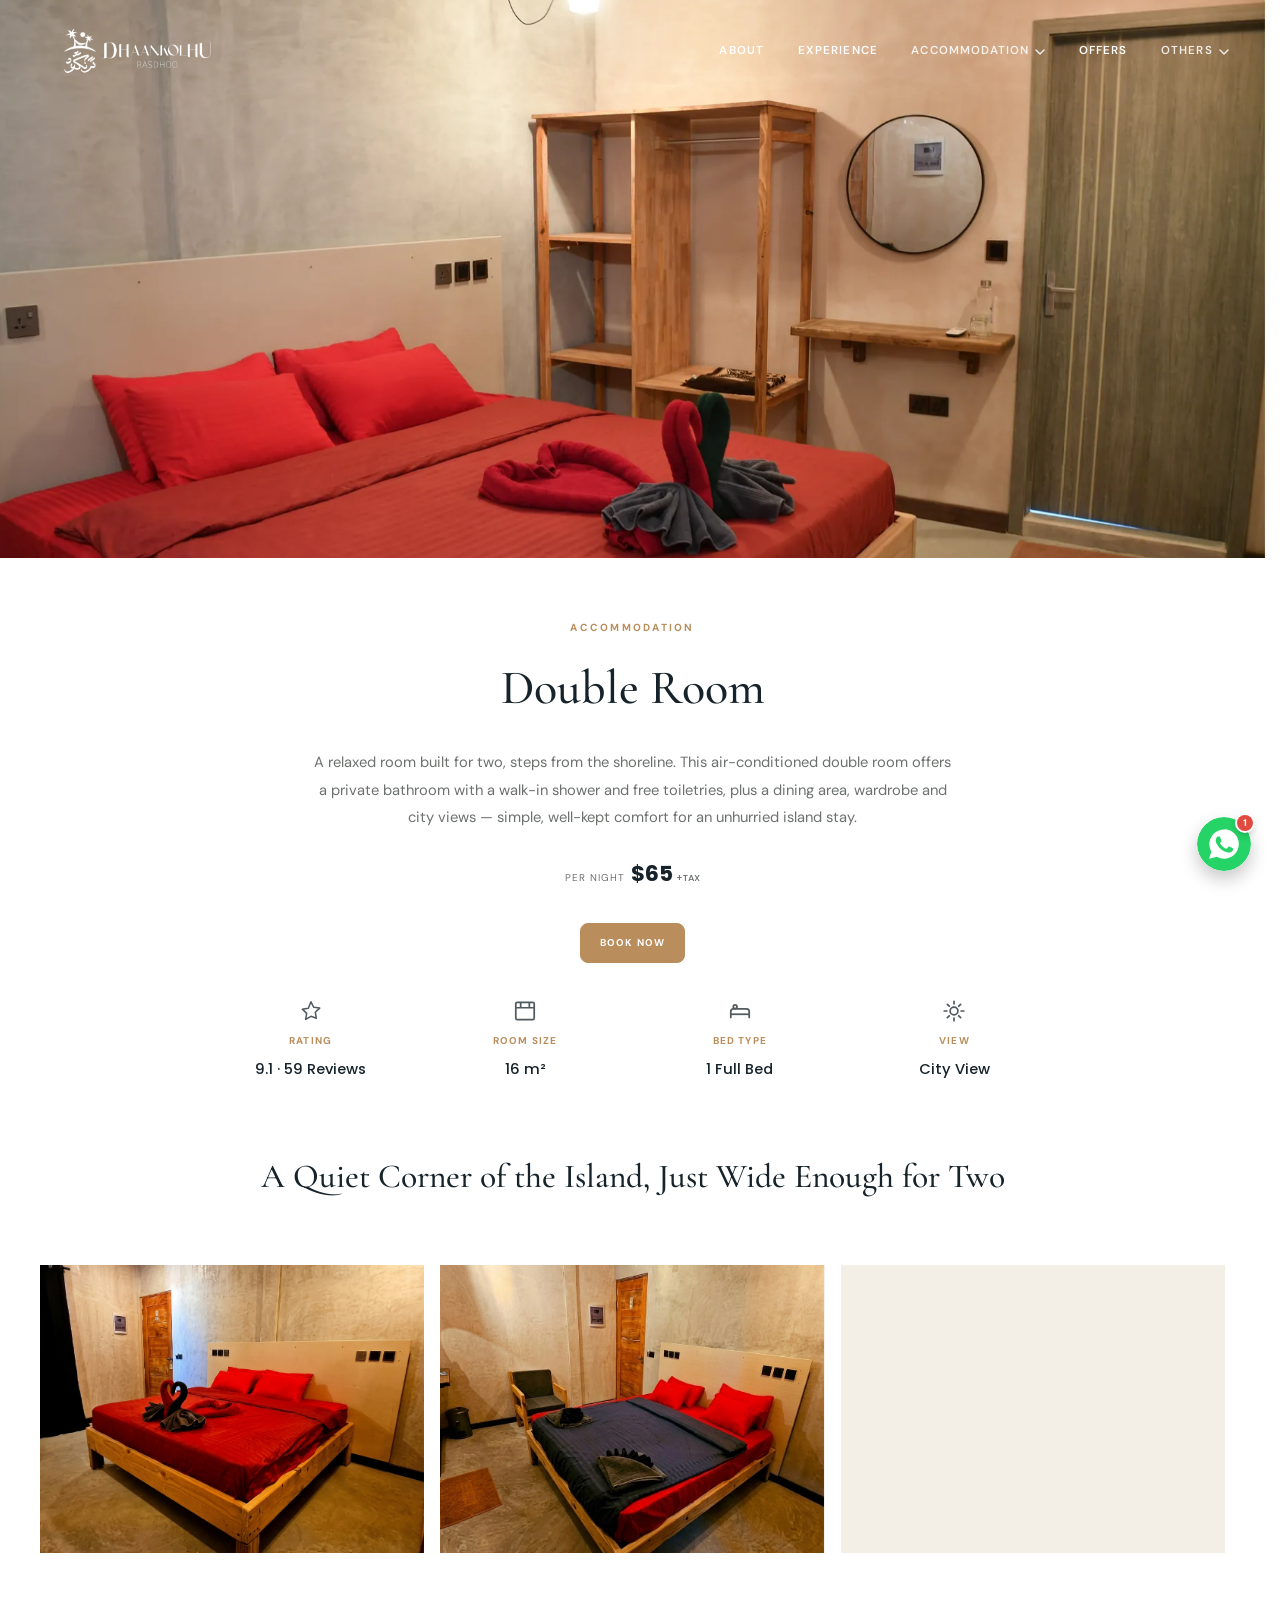
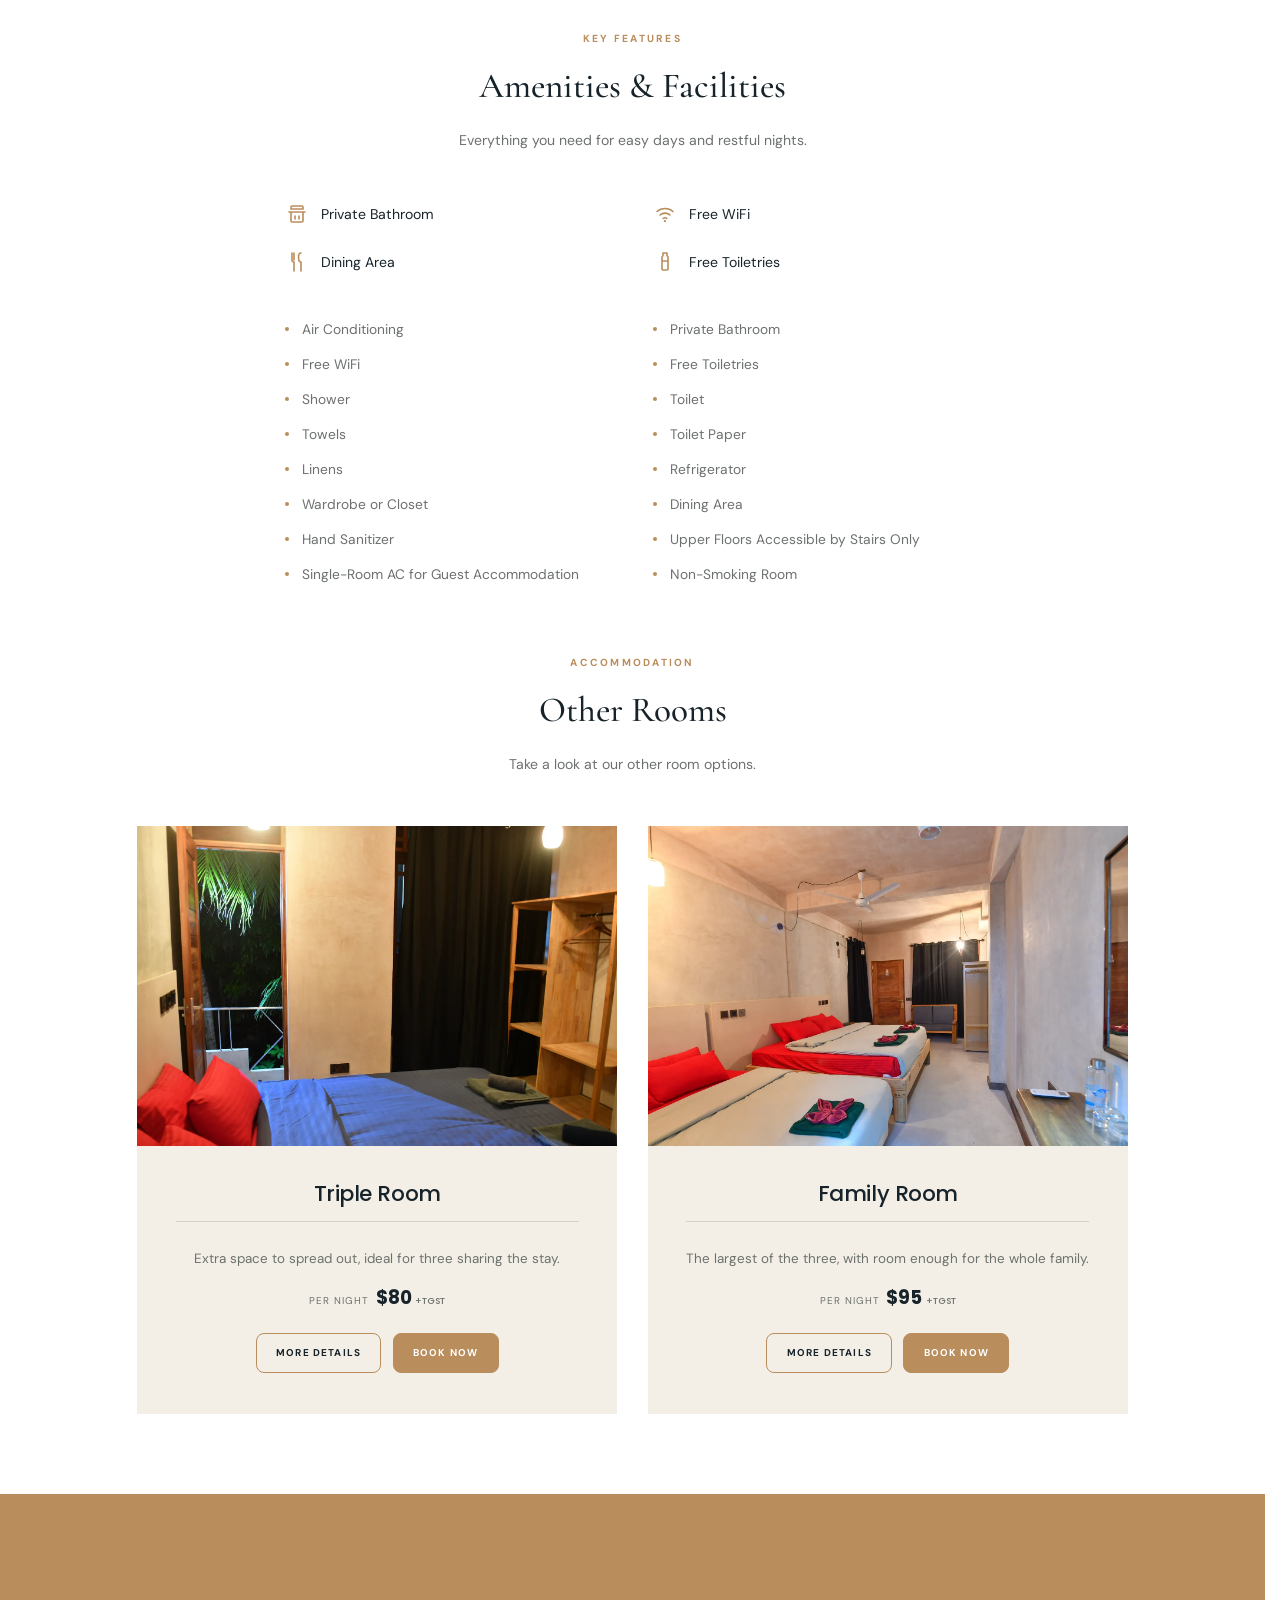
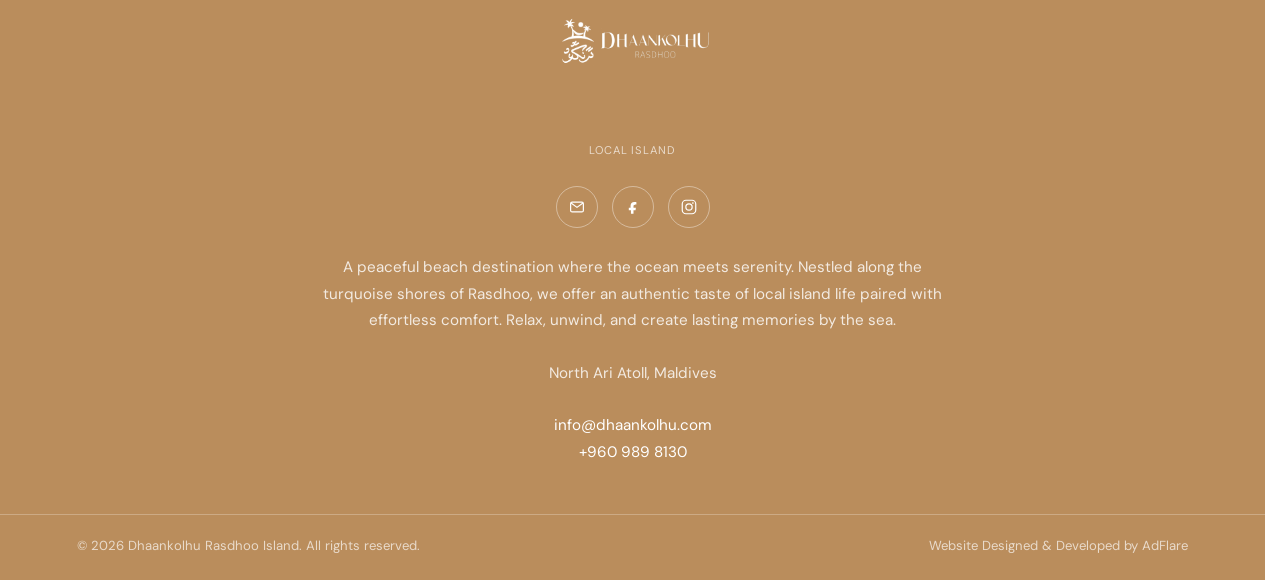
<file: double-room.html>
<!doctype html>
<html lang="en">
<head>
  <meta charset="UTF-8" />
  <script>document.documentElement.classList.add("is-preload");</script>
  <meta name="viewport" content="width=device-width, initial-scale=1.0" />
  <meta name="theme-color" content="#0b6e70" />
  <meta name="description" content="Double Room at Dhaankolhu Rasdhoo Island — a relaxed room built for two, steps from the shoreline." />
  <link rel="icon" type="image/png" href="img/logo/favicon-light-bg.png" />
  <link rel="icon" type="image/png" href="img/logo/favicon-light-bg.png" media="(prefers-color-scheme: light)" />
  <link rel="icon" type="image/png" href="img/logo/favicon-dark-bg.png" media="(prefers-color-scheme: dark)" />
  <link rel="shortcut icon" type="image/png" href="img/logo/favicon-light-bg.png" />
  <link rel="preconnect" href="https://fonts.googleapis.com" />
  <link rel="preconnect" href="https://fonts.gstatic.com" crossorigin />
  <link href="https://fonts.googleapis.com/css2?family=DM+Sans:wght@400;500;600;700&family=Poppins:ital,wght@0,400;0,500;0,600;0,700;1,400;1,500&family=Cormorant+Garamond:ital,wght@0,500;0,600;1,500&display=swap" rel="stylesheet" />
  <link rel="stylesheet" href="style.css" />
  <link rel="stylesheet" href="room-detail.css" />
  <link rel="stylesheet" href="smooth-ux.css" />
  <title>Double Room - Dhaankolhu Rasdhoo</title>
</head>
<body>
  <div class="site-shell">
    <header class="site-header" id="site-header">
      <a class="brand-lockup" href="index.html" aria-label="Dhaankolhu Rasdhoo Island home"><img class="brand-mark" src="img/logo/logo-white.png" alt="Dhaankolhu Rasdhoo Island logo" /></a>
      <div class="header-nav-group">
        <nav class="desktop-nav" aria-label="Primary navigation"><a href="index.html#about">About</a><a href="index.html#experience">Experience</a><div class="nav-dropdown"><a href="family-room.html" class="nav-dropdown-trigger">Accommodation<svg class="nav-dropdown-chevron" viewBox="0 0 10 6" fill="none" xmlns="http://www.w3.org/2000/svg" aria-hidden="true"><path d="M1 1L5 5L9 1" stroke="currentColor" stroke-width="1.5" stroke-linecap="round" stroke-linejoin="round"/></svg></a><div class="nav-dropdown-panel"><a href="double-room.html">Double Room</a><a href="triple-room.html">Triple Room</a><a href="family-room.html">Family Room</a></div></div><a href="offers.html">Offers</a><div class="nav-dropdown"><a href="index.html#highlights" class="nav-dropdown-trigger" data-nav-noop>Others<svg class="nav-dropdown-chevron" viewBox="0 0 10 6" fill="none" xmlns="http://www.w3.org/2000/svg" aria-hidden="true"><path d="M1 1L5 5L9 1" stroke="currentColor" stroke-width="1.5" stroke-linecap="round" stroke-linejoin="round"/></svg></a><div class="nav-dropdown-panel"><a href="index.html#highlights">Highlights</a><a href="index.html#gallery">Gallery</a></div></div></nav>
        <button class="menu-trigger" id="menu-trigger" type="button" aria-label="Open menu" aria-expanded="false"><span class="hamburger-icon"><span class="line line1"></span><span class="line line2"></span><span class="line line3"></span></span></button>
      </div>
    </header>
      <div class="header-contact-bubbles" id="header-contact-bubbles">
        <div class="header-contact-options" id="header-contact-options">
          <div class="chat-widget-panel" id="header-chat-widget-panel" role="dialog" aria-modal="false" aria-label="Chat with Dhaankolhu Rasdhoo" aria-hidden="true">
            <div class="chat-widget-header">
              <span class="chat-widget-avatar"><img loading="lazy" decoding="async" src="img/logo/favicon-light-bg.png" alt="" /></span>
              <span class="chat-widget-headtext">
                <strong>Dhaankolhu Rasdhoo</strong>
                <em>online</em>
              </span>
            </div>
            <div class="chat-widget-body">
              <div class="chat-widget-message">
                <span class="chat-widget-message-avatar"><img loading="lazy" decoding="async" src="img/logo/favicon-light-bg.png" alt="" /></span>
                <div class="chat-widget-bubble">Welcome to Dhaankolhu Rasdhoo! How can we help you?</div>
              </div>
            </div>
            <form class="chat-widget-inputrow" id="header-chat-widget-form">
              <input type="text" id="header-chat-widget-input" class="chat-widget-input" placeholder="Type here..." autocomplete="off" aria-label="Type your message" />
              <button type="submit" class="chat-widget-send" aria-label="Send on WhatsApp">
                <svg viewBox="0 0 24 24" width="18" height="18" fill="none" stroke="currentColor" stroke-width="2.2" stroke-linecap="round" stroke-linejoin="round"><line x1="5" y1="12" x2="19" y2="12"/><polyline points="12 5 19 12 12 19"/></svg>
              </button>
            </form>
            <a class="chat-widget-telegram-link" href="https://t.me/+9609898130" target="_blank" rel="noopener">
              <span class="chat-widget-telegram-icon"><img loading="lazy" decoding="async" src="img/telegram.webp" alt="" /></span>
              Chat on Telegram instead
            </a>
          </div>
        </div>
        <button class="header-contact-trigger" id="header-contact-trigger" type="button" aria-expanded="false" aria-controls="header-contact-options" aria-label="Contact us">
          <span class="header-contact-trigger-icon header-contact-trigger-icon-open" aria-hidden="true">
            <svg viewBox="0 0 24 24" width="100%" height="100%" style="display:block;"><circle cx="12" cy="12" r="12" fill="#25d366"/><path fill="#fff" d="M12.04 5.5c-3.61 0-6.54 2.93-6.54 6.54 0 1.15.3 2.28.87 3.27L5.4 18.6l3.42-.9a6.53 6.53 0 0 0 3.22.85h.003c3.61 0 6.545-2.93 6.545-6.54 0-1.75-.68-3.39-1.918-4.628A6.506 6.506 0 0 0 12.04 5.5zm3.837 9.354c-.16.45-.93.86-1.28.912-.328.05-.74.07-1.194-.075-.275-.088-.629-.205-1.083-.401-1.906-.823-3.15-2.74-3.244-2.867-.094-.127-.774-1.03-.774-1.966 0-.936.492-1.396.666-1.587.175-.19.381-.238.508-.238l.365.007c.118.005.276-.044.431.328.16.383.541 1.323.589 1.42.048.095.08.207.016.334-.064.127-.096.207-.19.317-.096.111-.201.248-.287.334-.096.096-.195.2-.084.39.111.19.494.817 1.062 1.324.729.65 1.344.852 1.535.949.19.096.301.08.412-.048.111-.127.476-.556.603-.746.127-.19.254-.16.428-.096.175.064 1.109.523 1.298.618.19.096.317.144.363.223.048.08.048.462-.112.911z"/></svg>
          </span>
          <span class="header-contact-trigger-icon header-contact-trigger-icon-close" aria-hidden="true">
            <svg viewBox="0 0 24 24" width="18" height="18" fill="none" stroke="currentColor" stroke-width="2.2" stroke-linecap="round" stroke-linejoin="round"><line x1="18" y1="6" x2="6" y2="18"/><line x1="6" y1="6" x2="18" y2="18"/></svg>
          </span>
        </button>
        <span class="header-contact-trigger-badge" aria-hidden="true">1</span>
      </div>


    <div class="mobile-menu" id="mobile-menu" aria-hidden="true">
      <div class="mobile-menu-inner">
        <span class="eyebrow">The local island edit</span>
        <nav aria-label="Mobile navigation">
          <a href="index.html#about"><span>01</span>About</a>
          <a href="index.html#experience"><span>02</span>Experience</a>
          <a href="family-room.html"><span>03</span>Accommodation</a>
          <a href="offers.html"><span>04</span>Offers</a>
          <a href="index.html#highlights"><span>05</span>Highlights</a>
          <a href="index.html#gallery"><span>06</span>Gallery</a>
        </nav>
        <div class="mobile-menu-divider"></div>
        <a class="mobile-book-now" href="book-now.html">Book now</a>
      </div>
    </div>

    <main>
      <div class="room-hero">
        <img loading="eager" decoding="async" src="img/room/double.webp" alt="Double Room at Dhaankolhu Rasdhoo" />
      </div>

      <div class="room-intro">
        <span class="eyebrow reveal">Accommodation</span>
        <h1 class="reveal">Double Room</h1>
        <p class="reveal">A relaxed room built for two, steps from the shoreline. This air-conditioned double room offers a private bathroom with a walk-in shower and free toiletries, plus a dining area, wardrobe and city views — simple, well-kept comfort for an unhurried island stay.</p>
        <div class="offer-card-price room-intro-price reveal"><span>Per night</span><strong>$65<small>+tax</small></strong></div>
        <a class="offer-btn offer-btn-solid" href="book-now.html">Book Now</a>
      </div>

      <div class="room-meta-row">
        <a class="room-meta-item room-meta-item-link" href="https://www.booking.com/hotel/mv/dhaankolhu-rasdhoo.html#tab-main" target="_blank" rel="noopener">
          <svg viewBox="0 0 24 24" fill="none" xmlns="http://www.w3.org/2000/svg"><path d="M12 3.5l2.47 5.01 5.53.8-4 3.9.94 5.5L12 16.9l-4.94 2.8.94-5.5-4-3.9 5.53-.8L12 3.5Z" stroke="currentColor" stroke-width="1.4" stroke-linejoin="round"/></svg>
          <span>Rating</span>
          <strong>9.1 · 59 Reviews</strong>
        </a>
        <div class="room-meta-item">
          <svg viewBox="0 0 24 24" fill="none" xmlns="http://www.w3.org/2000/svg"><rect x="3.5" y="4" width="17" height="16" rx="1.4" stroke="currentColor" stroke-width="1.6"/><path d="M3.5 9h17M8 4v5M16 4v5" stroke="currentColor" stroke-width="1.6"/></svg>
          <span>Room Size</span>
          <strong>16 m²</strong>
        </div>
        <div class="room-meta-item">
          <svg viewBox="0 0 24 24" fill="none" xmlns="http://www.w3.org/2000/svg"><path d="M3.5 18v-5.5C3.5 11.12 4.62 10 6 10h12c1.38 0 2.5 1.12 2.5 2.5V18" stroke="currentColor" stroke-width="1.6" stroke-linecap="round"/><path d="M3.5 15h17" stroke="currentColor" stroke-width="1.6"/><circle cx="7.5" cy="8" r="1.7" stroke="currentColor" stroke-width="1.6"/></svg>
          <span>Bed Type</span>
          <strong>1 Full Bed</strong>
        </div>
        <div class="room-meta-item">
          <svg viewBox="0 0 24 24" fill="none" xmlns="http://www.w3.org/2000/svg"><circle cx="12" cy="12" r="3.6" stroke="currentColor" stroke-width="1.6"/><path d="M12 3v2.4M12 18.6V21M21 12h-2.4M5.4 12H3M18.1 5.9l-1.7 1.7M7.6 16.4l-1.7 1.7M18.1 18.1l-1.7-1.7M7.6 7.6L5.9 5.9" stroke="currentColor" stroke-width="1.6" stroke-linecap="round"/></svg>
          <span>View</span>
          <strong>City View</strong>
        </div>
      </div>

      <p class="room-tagline reveal">A Quiet Corner of the Island, Just Wide Enough for Two</p>

      <div class="room-gallery">
        <div class="room-gallery-frame"><img loading="lazy" decoding="async" data-photos="img/room/double1.webp|img/room/double2.webp|img/room/double3.webp" src="img/room/double1.webp" alt="Double Room detail" /></div>
        <div class="room-gallery-frame"><img loading="lazy" decoding="async" data-photos="img/room/double1.webp|img/room/double2.webp|img/room/double3.webp" src="img/room/double2.webp" alt="Double Room" /></div>
        <div class="room-gallery-frame"><img loading="lazy" decoding="async" data-photos="img/room/double1.webp|img/room/double2.webp|img/room/double3.webp" src="img/room/double3.webp" alt="Double Room detail" /></div>
      </div>

      <div class="room-features-heading">
        <span class="eyebrow reveal">Key Features</span>
        <h2 class="reveal">Amenities &amp; Facilities</h2>
        <p class="reveal">Everything you need for easy days and restful nights.</p>
      </div>

      <div class="room-amenities-icons">
        <div class="room-amenity-icon"><svg viewBox="0 0 24 24" fill="none" xmlns="http://www.w3.org/2000/svg"><path d="M7 4h10a1 1 0 0 1 1 1v2H6V5a1 1 0 0 1 1-1Z" stroke="currentColor" stroke-width="1.6"/><path d="M4 10h16M6 10v9a1 1 0 0 0 1 1h10a1 1 0 0 0 1-1v-9" stroke="currentColor" stroke-width="1.6" stroke-linecap="round"/><path d="M10 14v3M14 14v3" stroke="currentColor" stroke-width="1.6" stroke-linecap="round"/></svg><span>Private Bathroom</span></div>
        <div class="room-amenity-icon"><svg viewBox="0 0 24 24" fill="none" xmlns="http://www.w3.org/2000/svg"><path d="M4 9.5a12 12 0 0 1 16 0M7 13a7.6 7.6 0 0 1 10 0M10.2 16.4a3.2 3.2 0 0 1 3.6 0" stroke="currentColor" stroke-width="1.6" stroke-linecap="round"/><circle cx="12" cy="19.2" r="1.1" fill="currentColor"/></svg><span>Free WiFi</span></div>
        <div class="room-amenity-icon"><svg viewBox="0 0 24 24" fill="none" xmlns="http://www.w3.org/2000/svg"><path d="M7 3v7a2 2 0 0 0 2 2v9M7 3v7M9 3v7" stroke="currentColor" stroke-width="1.6" stroke-linecap="round" stroke-linejoin="round"/><path d="M16 3c-1.5 0-2.5 1.8-2.5 4.5S14.5 12 16 12v9" stroke="currentColor" stroke-width="1.6" stroke-linecap="round" stroke-linejoin="round"/></svg><span>Dining Area</span></div>
        <div class="room-amenity-icon"><svg viewBox="0 0 24 24" fill="none" xmlns="http://www.w3.org/2000/svg"><path d="M10 3h4v2.6l1 1.4v12a1 1 0 0 1-1 1h-4a1 1 0 0 1-1-1V7l1-1.4V3Z" stroke="currentColor" stroke-width="1.6" stroke-linejoin="round"/><path d="M9.5 11h5" stroke="currentColor" stroke-width="1.6" stroke-linecap="round"/></svg><span>Free Toiletries</span></div>
      </div>

      <ul class="room-amenities-list">
        <li>Air Conditioning</li>
        <li>Private Bathroom</li>
        <li>Free WiFi</li>
        <li>Free Toiletries</li>
        <li>Shower</li>
        <li>Toilet</li>
        <li>Towels</li>
        <li>Toilet Paper</li>
        <li>Linens</li>
        <li>Refrigerator</li>
        <li>Wardrobe or Closet</li>
        <li>Dining Area</li>
        <li>Hand Sanitizer</li>
        <li>Upper Floors Accessible by Stairs Only</li>
        <li>Single-Room AC for Guest Accommodation</li>
        <li>Non-Smoking Room</li>
      </ul>

      <div class="room-features-heading">
        <span class="eyebrow reveal">Accommodation</span>
        <h2 class="reveal">Other Rooms</h2>
        <p class="reveal">Take a look at our other room options.</p>
      </div>

      <div class="room-offers-grid">
        <article class="offer-card reveal">
          <div class="offer-card-media"><img loading="lazy" decoding="async" src="img/room/triple.webp" alt="Triple Room" /></div>
          <div class="offer-card-body">
            <h3>Triple Room</h3>
            <p>Extra space to spread out, ideal for three sharing the stay.</p>
            <div class="offer-card-price"><span>Per night</span><strong>$80<small>+TGST</small></strong></div>
            <div class="offer-card-actions">
              <a class="offer-btn offer-btn-outline" href="triple-room.html">More Details</a>
              <a class="offer-btn offer-btn-solid" href="book-now.html">Book Now</a>
            </div>
          </div>
        </article>
        <article class="offer-card reveal">
          <div class="offer-card-media"><img loading="lazy" decoding="async" src="img/room/family%20room.webp" alt="Family Room" /></div>
          <div class="offer-card-body">
            <h3>Family Room</h3>
            <p>The largest of the three, with room enough for the whole family.</p>
            <div class="offer-card-price"><span>Per night</span><strong>$95<small>+TGST</small></strong></div>
            <div class="offer-card-actions">
              <a class="offer-btn offer-btn-outline" href="family-room.html">More Details</a>
              <a class="offer-btn offer-btn-solid" href="book-now.html">Book Now</a>
            </div>
          </div>
        </article>
      </div>
    </main>

    <footer id="contact" class="site-footer-v2">
      <div class="footer-v2-center reveal">
        <div class="footer-v2-brand-row">
          <img loading="lazy" decoding="async" class="footer-mark" src="img/logo/logo-white.png" alt="Dhaankolhu Rasdhoo Island logo" />
        </div>
        <span class="footer-v2-tag">Local Island</span>
        <div class="footer-v2-socials">
          <a class="footer-v2-social-btn" href="mailto:info@dhaankolhu.com" aria-label="Email"><svg viewBox="0 0 24 24" fill="none" xmlns="http://www.w3.org/2000/svg"><rect x="3.5" y="5.5" width="17" height="13" rx="2" stroke="currentColor" stroke-width="1.6"/><path d="M4.5 7L12 12.5L19.5 7" stroke="currentColor" stroke-width="1.6" stroke-linecap="round" stroke-linejoin="round"/></svg></a>
          <a class="footer-v2-social-btn" href="#" target="_blank" rel="noopener noreferrer" aria-label="Facebook"><svg viewBox="0 0 24 24" fill="none" xmlns="http://www.w3.org/2000/svg"><path d="M14.5 8.5h2V5.6c-.35-.05-1.53-.15-2.9-.15-2.87 0-4.84 1.75-4.84 4.97v2.63H6.4v3.3h2.86V21h3.4v-4.65h2.75l.44-3.3h-3.19V10.8c0-.96.27-1.6 1.64-1.6Z" fill="currentColor"/></svg></a>
          <a class="footer-v2-social-btn" href="https://www.instagram.com/dhaankolhu/" target="_blank" rel="noopener noreferrer" aria-label="Instagram"><svg viewBox="0 0 24 24" fill="none" xmlns="http://www.w3.org/2000/svg"><rect x="3" y="3" width="18" height="18" rx="5" stroke="currentColor" stroke-width="1.6"/><circle cx="12" cy="12" r="4.2" stroke="currentColor" stroke-width="1.6"/><circle cx="17.2" cy="6.8" r="1.1" fill="currentColor"/></svg></a>
        </div>
        <p class="footer-v2-desc">A peaceful beach destination where the ocean meets serenity. Nestled along the turquoise shores of Rasdhoo, we offer an authentic taste of local island life paired with effortless comfort. Relax, unwind, and create lasting memories by the sea.</p>
        <p class="footer-v2-address">North Ari Atoll, Maldives</p>
        <p class="footer-v2-contact">
          <a href="mailto:info@dhaankolhu.com">info@dhaankolhu.com</a><br />
          <a href="tel:+9609898130">+960 989 8130</a>
        </p>
      </div>
      <div class="footer-v2-bottom">
        <span>© 2026 Dhaankolhu Rasdhoo Island. All rights reserved.</span>
        <div class="footer-v2-legal"><span>Website Designed &amp; Developed by <a href="https://www.ad-flare.org/" target="_blank" rel="noopener noreferrer">AdFlare</a></span></div>
      </div>
    </footer>
  </div>

  <script src="room-detail.js"></script>
  <script src="smooth-ux.js" defer></script>
</body>
</html>
</file>
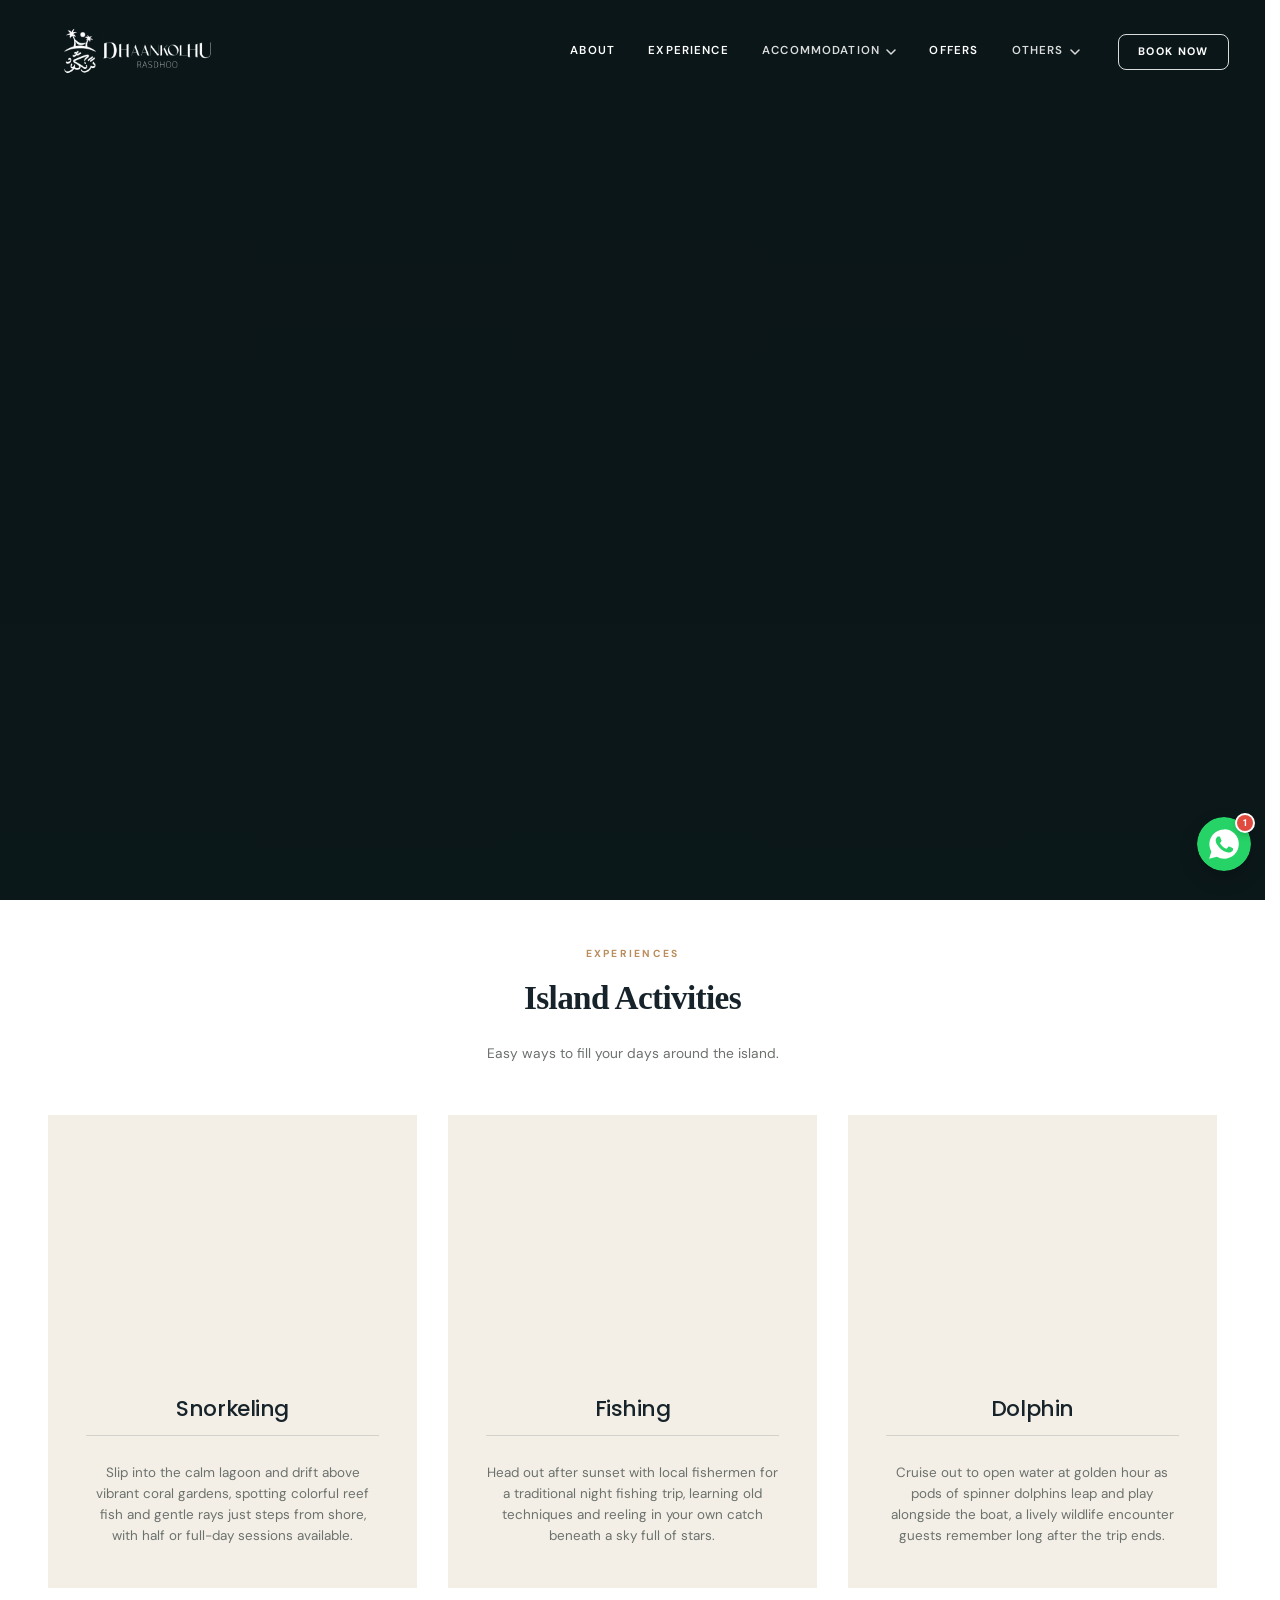
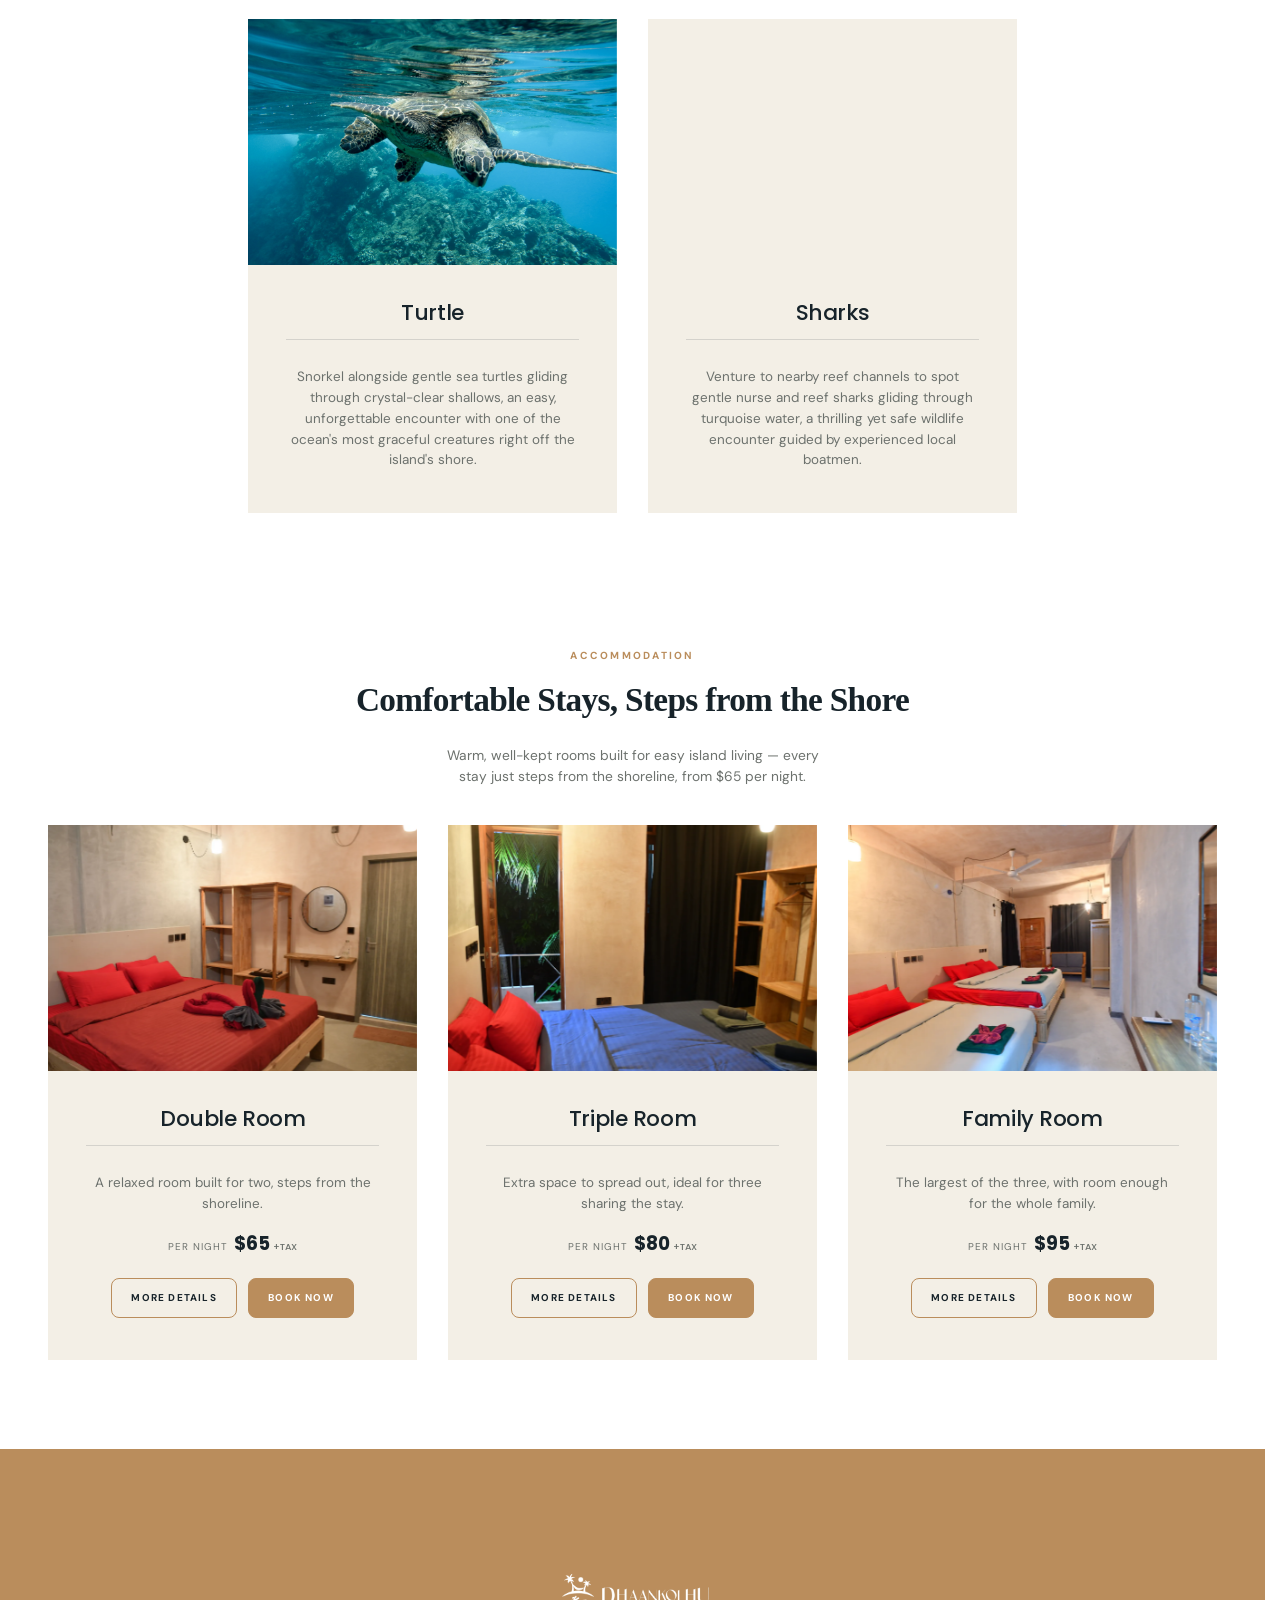
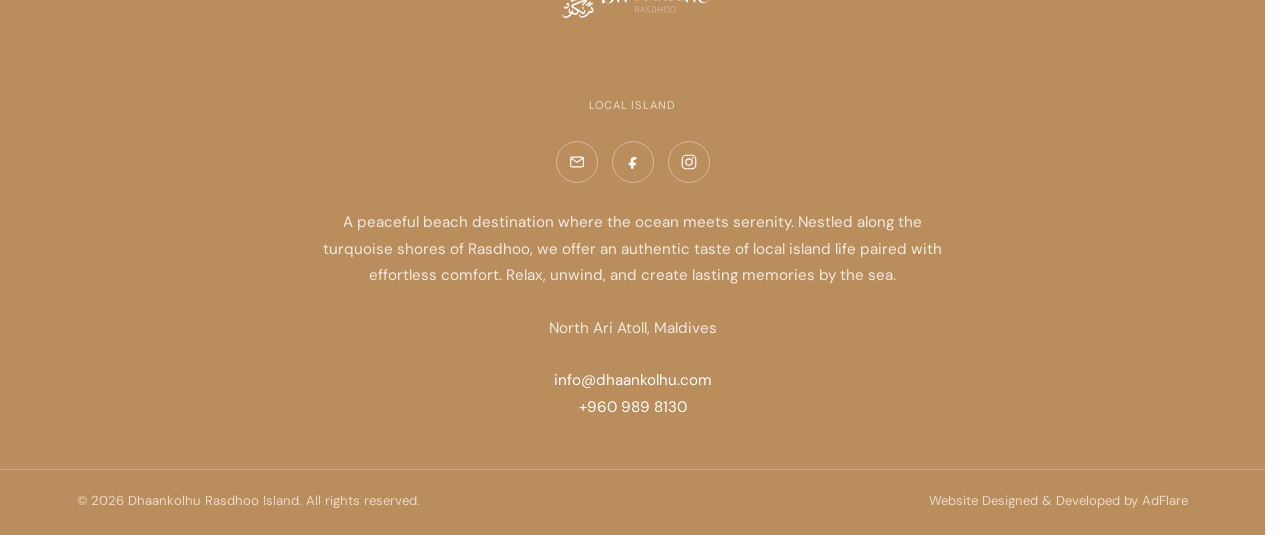
<file: explore-rasdhoo.html>
<!doctype html>
<html lang="en">
<head>
  <meta charset="UTF-8" />
  <script>document.documentElement.classList.add("is-preload");</script>
  <meta name="viewport" content="width=device-width, initial-scale=1.0" />
  <meta name="theme-color" content="#0b6e70" />
  <meta name="description" content="Discover Dhaankolhu Rasdhoo Island — take a closer look at island life in motion." />
  <link rel="icon" type="image/png" href="img/logo/favicon-light-bg.png" />
  <link rel="icon" type="image/png" href="img/logo/favicon-light-bg.png" media="(prefers-color-scheme: light)" />
  <link rel="icon" type="image/png" href="img/logo/favicon-dark-bg.png" media="(prefers-color-scheme: dark)" />
  <link rel="shortcut icon" type="image/png" href="img/logo/favicon-light-bg.png" />
  <link rel="preconnect" href="https://fonts.googleapis.com" />
  <link rel="preconnect" href="https://fonts.gstatic.com" crossorigin />
  <link href="https://fonts.googleapis.com/css2?family=DM+Sans:wght@400;500;600;700&family=Poppins:ital,wght@0,400;0,500;0,600;0,700;1,400;1,500&family=Cormorant+Garamond:ital,wght@0,500;0,600;1,500&display=swap" rel="stylesheet" />
  <link rel="stylesheet" href="style.css" />
  <link rel="stylesheet" href="room-detail.css" />
  <link rel="stylesheet" href="explore-rasdhoo.css" />
  <link rel="stylesheet" href="smooth-ux.css" />
  <title>Discover the Island - Dhaankolhu Rasdhoo</title>
</head>
<body>
  <div class="site-shell">
    <header class="site-header" id="site-header">
      <a class="brand-lockup" href="index.html" aria-label="Dhaankolhu Rasdhoo Island home"><img class="brand-mark" src="img/logo/logo-white.png" alt="Dhaankolhu Rasdhoo Island logo" /></a>
      <div class="header-nav-group">
        <nav class="desktop-nav" aria-label="Primary navigation"><a href="index.html#about">About</a><a href="index.html#experience">Experience</a><div class="nav-dropdown"><a href="family-room.html" class="nav-dropdown-trigger">Accommodation<svg class="nav-dropdown-chevron" viewBox="0 0 10 6" fill="none" xmlns="http://www.w3.org/2000/svg" aria-hidden="true"><path d="M1 1L5 5L9 1" stroke="currentColor" stroke-width="1.5" stroke-linecap="round" stroke-linejoin="round"/></svg></a><div class="nav-dropdown-panel"><a href="double-room.html">Double Room</a><a href="triple-room.html">Triple Room</a><a href="family-room.html">Family Room</a></div></div><a href="explore-rasdhoo.html">Offers</a><div class="nav-dropdown"><a href="index.html#highlights" class="nav-dropdown-trigger" data-nav-noop>Others<svg class="nav-dropdown-chevron" viewBox="0 0 10 6" fill="none" xmlns="http://www.w3.org/2000/svg" aria-hidden="true"><path d="M1 1L5 5L9 1" stroke="currentColor" stroke-width="1.5" stroke-linecap="round" stroke-linejoin="round"/></svg></a><div class="nav-dropdown-panel"><a href="index.html#highlights">Highlights</a><a href="index.html#gallery">Gallery</a></div></div></nav>
        <a class="header-cta" href="book-now.html">Book now</a>
        <button class="menu-trigger" id="menu-trigger" type="button" aria-label="Open menu" aria-expanded="false"><span class="hamburger-icon"><span class="line line1"></span><span class="line line2"></span><span class="line line3"></span></span></button>
      </div>
    </header>
      <div class="header-contact-bubbles" id="header-contact-bubbles">
        <div class="header-contact-options" id="header-contact-options">
          <div class="chat-widget-panel" id="header-chat-widget-panel" role="dialog" aria-modal="false" aria-label="Chat with Dhaankolhu Rasdhoo" aria-hidden="true">
            <div class="chat-widget-header">
              <span class="chat-widget-avatar"><img loading="lazy" decoding="async" src="img/logo/favicon-light-bg.png" alt="" /></span>
              <span class="chat-widget-headtext">
                <strong>Dhaankolhu Rasdhoo</strong>
                <em>online</em>
              </span>
            </div>
            <div class="chat-widget-body">
              <div class="chat-widget-message">
                <span class="chat-widget-message-avatar"><img loading="lazy" decoding="async" src="img/logo/favicon-light-bg.png" alt="" /></span>
                <div class="chat-widget-bubble">Welcome to Dhaankolhu Rasdhoo! How can we help you?</div>
              </div>
            </div>
            <form class="chat-widget-inputrow" id="header-chat-widget-form">
              <input type="text" id="header-chat-widget-input" class="chat-widget-input" placeholder="Type here..." autocomplete="off" aria-label="Type your message" />
              <button type="submit" class="chat-widget-send" aria-label="Send on WhatsApp">
                <svg viewBox="0 0 24 24" width="18" height="18" fill="none" stroke="currentColor" stroke-width="2.2" stroke-linecap="round" stroke-linejoin="round"><line x1="5" y1="12" x2="19" y2="12"/><polyline points="12 5 19 12 12 19"/></svg>
              </button>
            </form>
            <a class="chat-widget-telegram-link" href="https://t.me/+9609898130" target="_blank" rel="noopener">
              <span class="chat-widget-telegram-icon"><img loading="lazy" decoding="async" src="img/telegram.webp" alt="" /></span>
              Chat on Telegram instead
            </a>
          </div>
        </div>
        <button class="header-contact-trigger" id="header-contact-trigger" type="button" aria-expanded="false" aria-controls="header-contact-options" aria-label="Contact us">
          <span class="header-contact-trigger-icon header-contact-trigger-icon-open" aria-hidden="true">
            <svg viewBox="0 0 24 24" width="100%" height="100%" style="display:block;"><circle cx="12" cy="12" r="12" fill="#25d366"/><path fill="#fff" d="M12.04 5.5c-3.61 0-6.54 2.93-6.54 6.54 0 1.15.3 2.28.87 3.27L5.4 18.6l3.42-.9a6.53 6.53 0 0 0 3.22.85h.003c3.61 0 6.545-2.93 6.545-6.54 0-1.75-.68-3.39-1.918-4.628A6.506 6.506 0 0 0 12.04 5.5zm3.837 9.354c-.16.45-.93.86-1.28.912-.328.05-.74.07-1.194-.075-.275-.088-.629-.205-1.083-.401-1.906-.823-3.15-2.74-3.244-2.867-.094-.127-.774-1.03-.774-1.966 0-.936.492-1.396.666-1.587.175-.19.381-.238.508-.238l.365.007c.118.005.276-.044.431.328.16.383.541 1.323.589 1.42.048.095.08.207.016.334-.064.127-.096.207-.19.317-.096.111-.201.248-.287.334-.096.096-.195.2-.084.39.111.19.494.817 1.062 1.324.729.65 1.344.852 1.535.949.19.096.301.08.412-.048.111-.127.476-.556.603-.746.127-.19.254-.16.428-.096.175.064 1.109.523 1.298.618.19.096.317.144.363.223.048.08.048.462-.112.911z"/></svg>
          </span>
          <span class="header-contact-trigger-icon header-contact-trigger-icon-close" aria-hidden="true">
            <svg viewBox="0 0 24 24" width="18" height="18" fill="none" stroke="currentColor" stroke-width="2.2" stroke-linecap="round" stroke-linejoin="round"><line x1="18" y1="6" x2="6" y2="18"/><line x1="6" y1="6" x2="18" y2="18"/></svg>
          </span>
        </button>
        <span class="header-contact-trigger-badge" aria-hidden="true">1</span>
      </div>


    <div class="mobile-menu" id="mobile-menu" aria-hidden="true">
      <div class="mobile-menu-inner">
        <span class="eyebrow">The local island edit</span>
        <nav aria-label="Mobile navigation">
          <a href="index.html#about"><span>01</span>About</a>
          <a href="index.html#experience"><span>02</span>Experience</a>
          <a href="family-room.html"><span>03</span>Accommodation</a>
          <a href="explore-rasdhoo.html"><span>04</span>Offers</a>
          <a href="index.html#highlights"><span>05</span>Highlights</a>
          <a href="index.html#gallery"><span>06</span>Gallery</a>
        </nav>
        <div class="mobile-menu-divider"></div>
        <a class="mobile-book-now" href="book-now.html">Book now</a>
      </div>
    </div>

    <main>
      <!-- Full-page island video (was a placeholder turtle clip before —
           now using the same real lagoon footage as the homepage hero).
           No poster: a plain dark background shows while it loads, faded
           in via JS once ready, so there's no flash of a mismatched photo. -->
      <div class="discover-video-hero">
        <video class="discover-video" id="discover-video" src="img/discover-turtle.mp4" autoplay muted loop playsinline preload="auto"></video>
        <div class="discover-video-scrim"></div>
      </div>

      <section id="discover-activities" class="excursions-section other-offers-section section-shell">
        <div class="section-heading-row other-offers-heading-row">
          <span class="eyebrow reveal">Experiences</span>
          <h2 class="display-heading reveal">Island Activities</h2>
          <p class="section-lede reveal">Easy ways to fill your days around the island.</p>
        </div>
        <div class="discover-flat-grid">
          <article class="offer-card reveal">
            <div class="offer-card-media"><img loading="lazy" decoding="async" src="img/experience/snorkeling.webp" alt="Snorkeling half or full day" /></div>
            <div class="offer-card-body">
              <h3>Snorkeling</h3>
              <p>Slip into the calm lagoon and drift above vibrant coral gardens, spotting colorful reef fish and gentle rays just steps from shore, with half or full-day sessions available.</p>
            </div>
          </article>
          <article class="offer-card reveal">
            <div class="offer-card-media"><img loading="lazy" decoding="async" src="img/experience/fishing.webp" alt="Night fishing" /></div>
            <div class="offer-card-body">
              <h3>Fishing</h3>
              <p>Head out after sunset with local fishermen for a traditional night fishing trip, learning old techniques and reeling in your own catch beneath a sky full of stars.</p>
            </div>
          </article>
          <article class="offer-card reveal">
            <div class="offer-card-media"><img loading="lazy" decoding="async" src="img/experience/dolpin.webp" alt="Dolphin watching" /></div>
            <div class="offer-card-body">
              <h3>Dolphin</h3>
              <p>Cruise out to open water at golden hour as pods of spinner dolphins leap and play alongside the boat, a lively wildlife encounter guests remember long after the trip ends.</p>
            </div>
          </article>
          <article class="offer-card reveal">
            <div class="offer-card-media"><img loading="lazy" decoding="async" src="img/experience/turtle.webp" alt="Sea turtle" /></div>
            <div class="offer-card-body">
              <h3>Turtle</h3>
              <p>Snorkel alongside gentle sea turtles gliding through crystal-clear shallows, an easy, unforgettable encounter with one of the ocean's most graceful creatures right off the island's shore.</p>
            </div>
          </article>
          <article class="offer-card reveal">
            <div class="offer-card-media"><img loading="lazy" decoding="async" src="img/experience/shark.webp" alt="Shark" /></div>
            <div class="offer-card-body">
              <h3>Sharks</h3>
              <p>Venture to nearby reef channels to spot gentle nurse and reef sharks gliding through turquoise water, a thrilling yet safe wildlife encounter guided by experienced local boatmen.</p>
            </div>
          </article>
        </div>
      </section>

      <section id="discover-accommodation" class="room-offers-section other-offers-section section-shell">
        <div class="section-heading-row other-offers-heading-row">
          <span class="eyebrow reveal">Accommodation</span>
          <h2 class="display-heading reveal">Comfortable Stays, Steps from the Shore</h2>
          <p class="section-lede reveal">Warm, well-kept rooms built for easy island living — every stay just steps from the shoreline, from $65 per night.</p>
        </div>
        <div class="discover-flat-grid">
          <article class="offer-card reveal">
            <div class="offer-card-media"><img loading="lazy" decoding="async" src="img/room/double.webp" alt="Double Room" /></div>
            <div class="offer-card-body">
              <h3>Double Room</h3>
              <p>A relaxed room built for two, steps from the shoreline.</p>
              <div class="offer-card-price"><span>Per night</span><strong>$65<small>+tax</small></strong></div>
              <div class="offer-card-actions">
                <a class="offer-btn offer-btn-outline" href="double-room.html">More Details</a>
                <a class="offer-btn offer-btn-solid" href="book-now.html">Book Now</a>
              </div>
            </div>
          </article>
          <article class="offer-card reveal">
            <div class="offer-card-media"><img loading="lazy" decoding="async" src="img/room/triple.webp" alt="Triple Room" /></div>
            <div class="offer-card-body">
              <h3>Triple Room</h3>
              <p>Extra space to spread out, ideal for three sharing the stay.</p>
              <div class="offer-card-price"><span>Per night</span><strong>$80<small>+tax</small></strong></div>
              <div class="offer-card-actions">
                <a class="offer-btn offer-btn-outline" href="triple-room.html">More Details</a>
                <a class="offer-btn offer-btn-solid" href="book-now.html">Book Now</a>
              </div>
            </div>
          </article>
          <article class="offer-card reveal">
            <div class="offer-card-media"><img loading="lazy" decoding="async" src="img/room/family%20room.webp" alt="Family Room" /></div>
            <div class="offer-card-body">
              <h3>Family Room</h3>
              <p>The largest of the three, with room enough for the whole family.</p>
              <div class="offer-card-price"><span>Per night</span><strong>$95<small>+tax</small></strong></div>
              <div class="offer-card-actions">
                <a class="offer-btn offer-btn-outline" href="family-room.html">More Details</a>
                <a class="offer-btn offer-btn-solid" href="book-now.html">Book Now</a>
              </div>
            </div>
          </article>
        </div>
      </section>
    </main>

    <footer id="contact" class="site-footer-v2">
      <div class="footer-v2-center reveal">
        <div class="footer-v2-brand-row">
          <img loading="lazy" decoding="async" class="footer-mark" src="img/logo/logo-white.png" alt="Dhaankolhu Rasdhoo Island logo" />
        </div>
        <span class="footer-v2-tag">Local Island</span>
        <div class="footer-v2-socials">
          <a class="footer-v2-social-btn" href="mailto:info@dhaankolhu.com" aria-label="Email"><svg viewBox="0 0 24 24" fill="none" xmlns="http://www.w3.org/2000/svg"><rect x="3.5" y="5.5" width="17" height="13" rx="2" stroke="currentColor" stroke-width="1.6"/><path d="M4.5 7L12 12.5L19.5 7" stroke="currentColor" stroke-width="1.6" stroke-linecap="round" stroke-linejoin="round"/></svg></a>
          <a class="footer-v2-social-btn" href="#" target="_blank" rel="noopener noreferrer" aria-label="Facebook"><svg viewBox="0 0 24 24" fill="none" xmlns="http://www.w3.org/2000/svg"><path d="M14.5 8.5h2V5.6c-.35-.05-1.53-.15-2.9-.15-2.87 0-4.84 1.75-4.84 4.97v2.63H6.4v3.3h2.86V21h3.4v-4.65h2.75l.44-3.3h-3.19V10.8c0-.96.27-1.6 1.64-1.6Z" fill="currentColor"/></svg></a>
          <a class="footer-v2-social-btn" href="https://www.instagram.com/dhaankolhu/" target="_blank" rel="noopener noreferrer" aria-label="Instagram"><svg viewBox="0 0 24 24" fill="none" xmlns="http://www.w3.org/2000/svg"><rect x="3" y="3" width="18" height="18" rx="5" stroke="currentColor" stroke-width="1.6"/><circle cx="12" cy="12" r="4.2" stroke="currentColor" stroke-width="1.6"/><circle cx="17.2" cy="6.8" r="1.1" fill="currentColor"/></svg></a>
        </div>
        <p class="footer-v2-desc">A peaceful beach destination where the ocean meets serenity. Nestled along the turquoise shores of Rasdhoo, we offer an authentic taste of local island life paired with effortless comfort. Relax, unwind, and create lasting memories by the sea.</p>
        <p class="footer-v2-address">North Ari Atoll, Maldives</p>
        <p class="footer-v2-contact">
          <a href="mailto:info@dhaankolhu.com">info@dhaankolhu.com</a><br />
          <a href="tel:+9609898130">+960 989 8130</a>
        </p>
      </div>
      <div class="footer-v2-bottom">
        <span>© 2026 Dhaankolhu Rasdhoo Island. All rights reserved.</span>
        <div class="footer-v2-legal"><span>Website Designed &amp; Developed by <a href="https://www.ad-flare.org/" target="_blank" rel="noopener noreferrer">AdFlare</a></span></div>
      </div>
    </footer>
  </div>

  <script src="room-detail.js"></script>
  <script src="smooth-ux.js" defer></script>
</body>
</html>
</file>
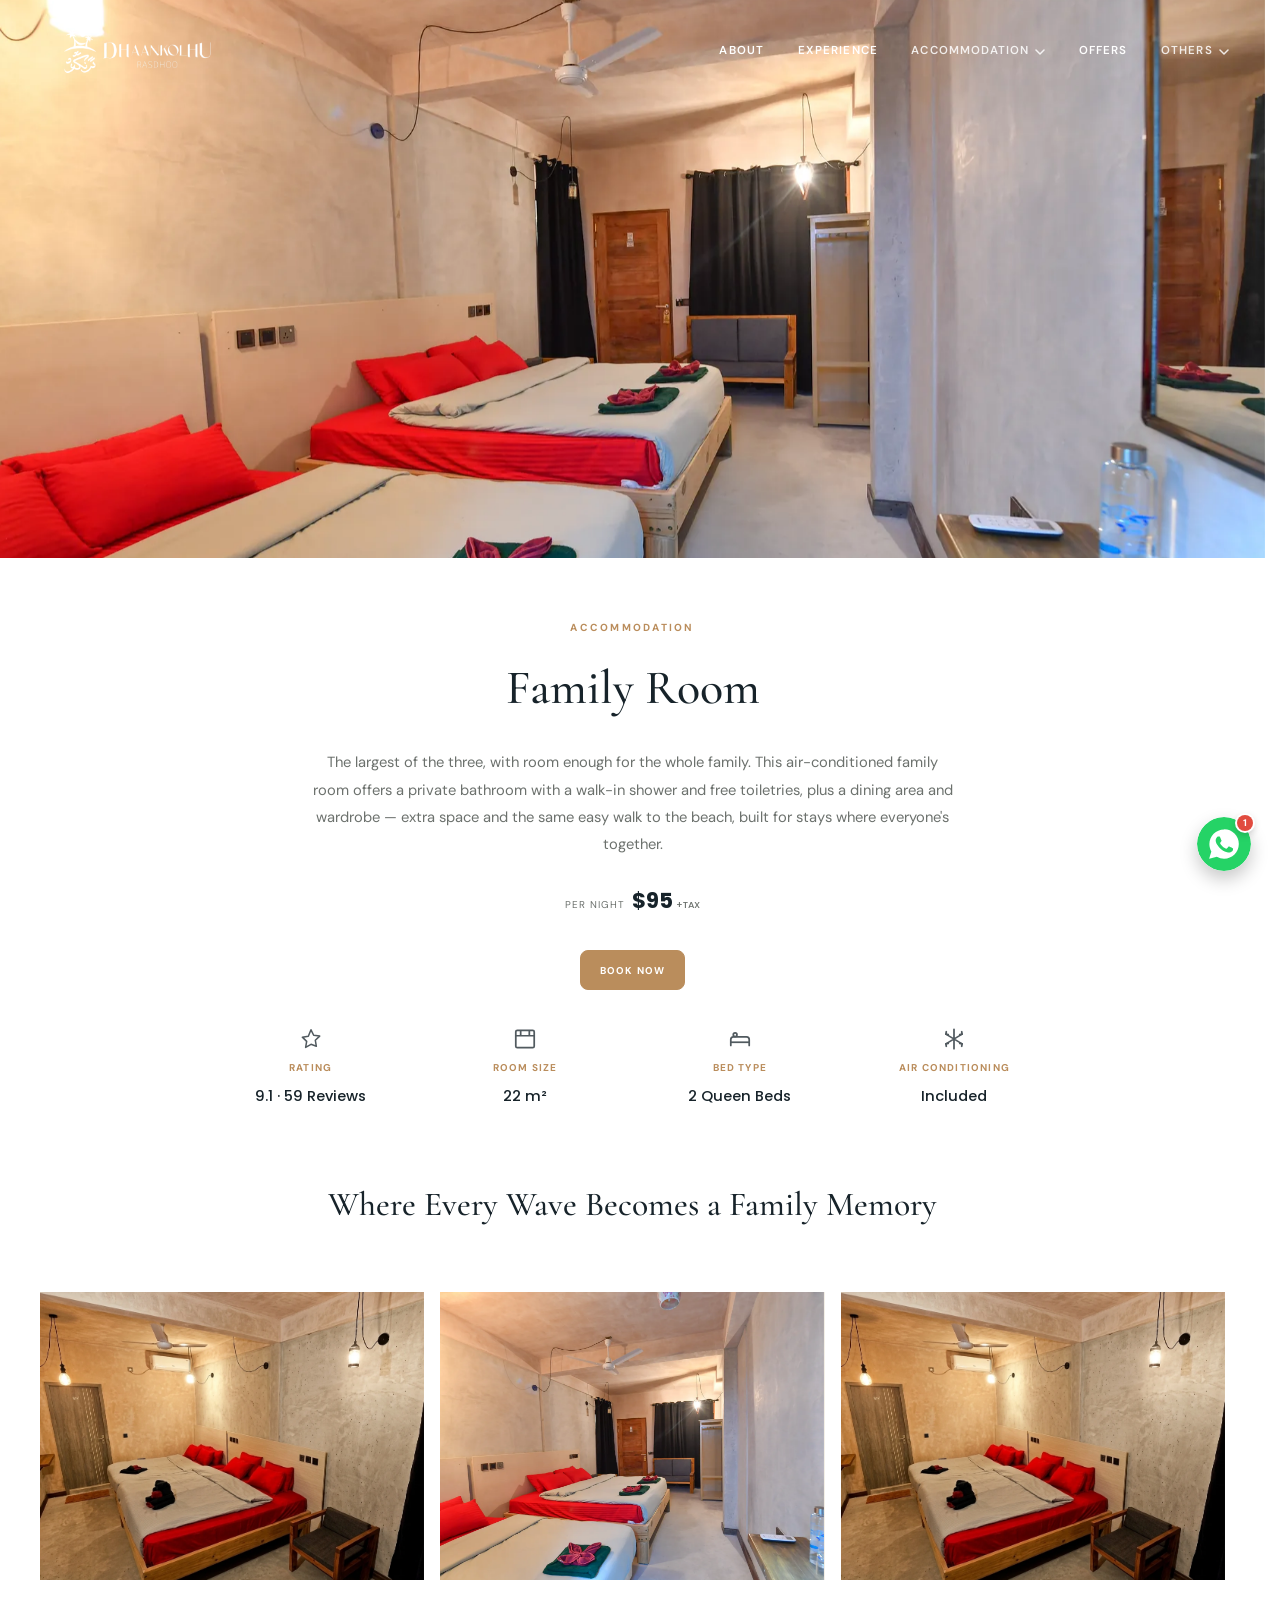
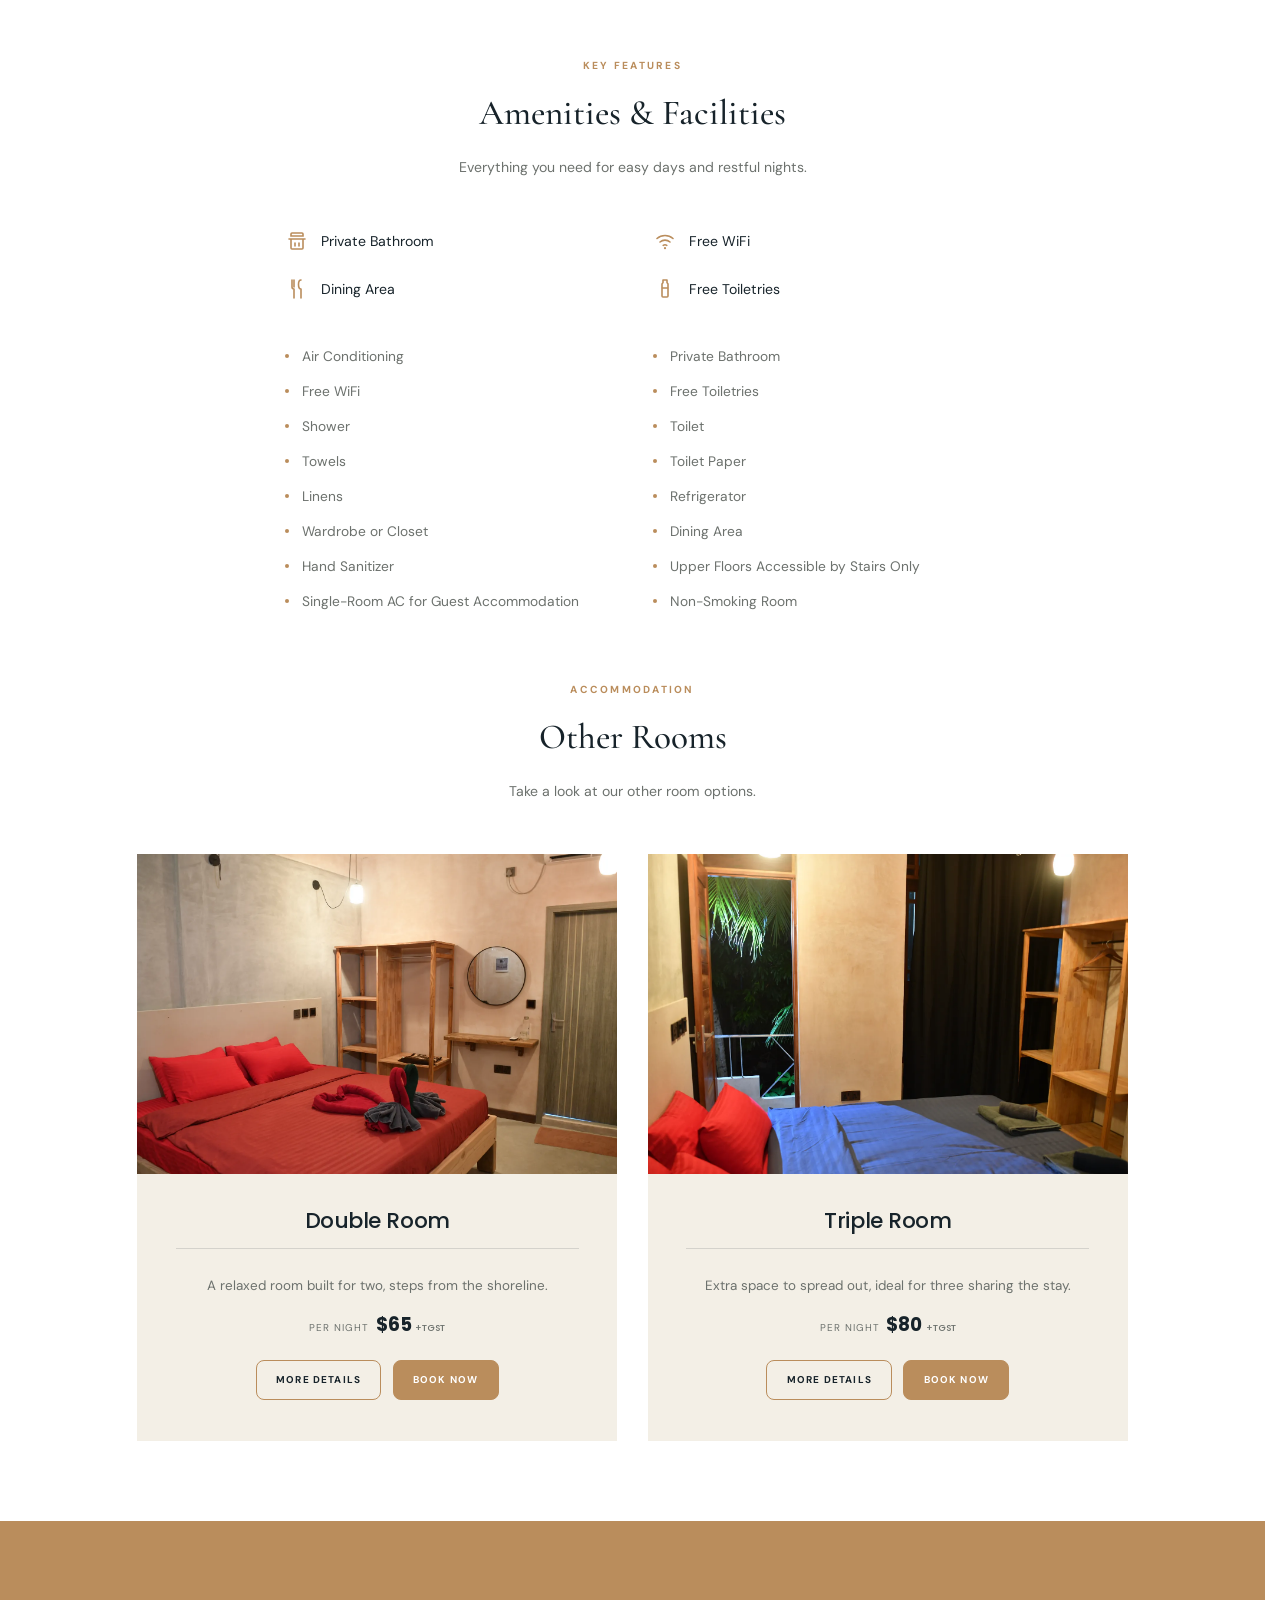
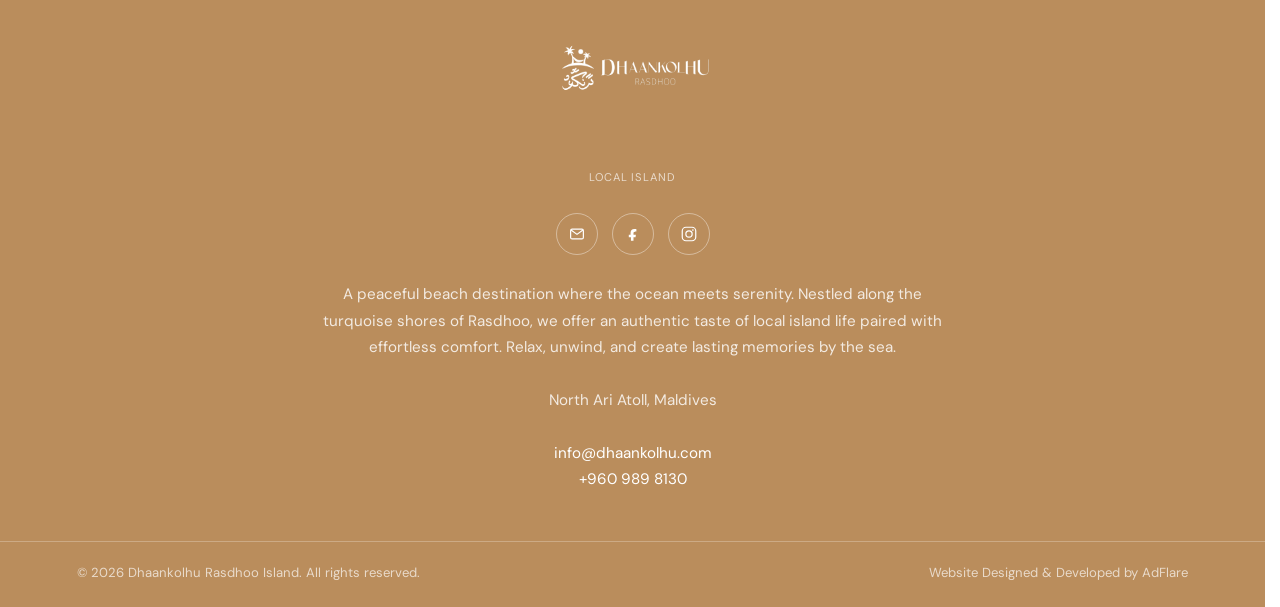
<file: family-room.html>
<!doctype html>
<html lang="en">
<head>
  <meta charset="UTF-8" />
  <script>document.documentElement.classList.add("is-preload");</script>
  <meta name="viewport" content="width=device-width, initial-scale=1.0" />
  <meta name="theme-color" content="#0b6e70" />
  <meta name="description" content="Family Room at Dhaankolhu Rasdhoo Island — the largest of the three, with room enough for the whole family." />
  <link rel="icon" type="image/png" href="img/logo/favicon-light-bg.png" />
  <link rel="icon" type="image/png" href="img/logo/favicon-light-bg.png" media="(prefers-color-scheme: light)" />
  <link rel="icon" type="image/png" href="img/logo/favicon-dark-bg.png" media="(prefers-color-scheme: dark)" />
  <link rel="shortcut icon" type="image/png" href="img/logo/favicon-light-bg.png" />
  <link rel="preconnect" href="https://fonts.googleapis.com" />
  <link rel="preconnect" href="https://fonts.gstatic.com" crossorigin />
  <link href="https://fonts.googleapis.com/css2?family=DM+Sans:wght@400;500;600;700&family=Poppins:ital,wght@0,400;0,500;0,600;0,700;1,400;1,500&family=Cormorant+Garamond:ital,wght@0,500;0,600;1,500&display=swap" rel="stylesheet" />
  <link rel="stylesheet" href="style.css" />
  <link rel="stylesheet" href="room-detail.css" />
  <link rel="stylesheet" href="smooth-ux.css" />
  <title>Family Room - Dhaankolhu Rasdhoo</title>
</head>
<body>
  <div class="site-shell">
    <header class="site-header" id="site-header">
      <a class="brand-lockup" href="index.html" aria-label="Dhaankolhu Rasdhoo Island home"><img class="brand-mark" src="img/logo/logo-white.png" alt="Dhaankolhu Rasdhoo Island logo" /></a>
      <div class="header-nav-group">
        <nav class="desktop-nav" aria-label="Primary navigation"><a href="index.html#about">About</a><a href="index.html#experience">Experience</a><div class="nav-dropdown"><a href="family-room.html" class="nav-dropdown-trigger">Accommodation<svg class="nav-dropdown-chevron" viewBox="0 0 10 6" fill="none" xmlns="http://www.w3.org/2000/svg" aria-hidden="true"><path d="M1 1L5 5L9 1" stroke="currentColor" stroke-width="1.5" stroke-linecap="round" stroke-linejoin="round"/></svg></a><div class="nav-dropdown-panel"><a href="double-room.html">Double Room</a><a href="triple-room.html">Triple Room</a><a href="family-room.html">Family Room</a></div></div><a href="offers.html">Offers</a><div class="nav-dropdown"><a href="index.html#highlights" class="nav-dropdown-trigger" data-nav-noop>Others<svg class="nav-dropdown-chevron" viewBox="0 0 10 6" fill="none" xmlns="http://www.w3.org/2000/svg" aria-hidden="true"><path d="M1 1L5 5L9 1" stroke="currentColor" stroke-width="1.5" stroke-linecap="round" stroke-linejoin="round"/></svg></a><div class="nav-dropdown-panel"><a href="index.html#highlights">Highlights</a><a href="index.html#gallery">Gallery</a></div></div></nav>
        <button class="menu-trigger" id="menu-trigger" type="button" aria-label="Open menu" aria-expanded="false"><span class="hamburger-icon"><span class="line line1"></span><span class="line line2"></span><span class="line line3"></span></span></button>
      </div>
    </header>
      <div class="header-contact-bubbles" id="header-contact-bubbles">
        <div class="header-contact-options" id="header-contact-options">
          <div class="chat-widget-panel" id="header-chat-widget-panel" role="dialog" aria-modal="false" aria-label="Chat with Dhaankolhu Rasdhoo" aria-hidden="true">
            <div class="chat-widget-header">
              <span class="chat-widget-avatar"><img loading="lazy" decoding="async" src="img/logo/favicon-light-bg.png" alt="" /></span>
              <span class="chat-widget-headtext">
                <strong>Dhaankolhu Rasdhoo</strong>
                <em>online</em>
              </span>
            </div>
            <div class="chat-widget-body">
              <div class="chat-widget-message">
                <span class="chat-widget-message-avatar"><img loading="lazy" decoding="async" src="img/logo/favicon-light-bg.png" alt="" /></span>
                <div class="chat-widget-bubble">Welcome to Dhaankolhu Rasdhoo! How can we help you?</div>
              </div>
            </div>
            <form class="chat-widget-inputrow" id="header-chat-widget-form">
              <input type="text" id="header-chat-widget-input" class="chat-widget-input" placeholder="Type here..." autocomplete="off" aria-label="Type your message" />
              <button type="submit" class="chat-widget-send" aria-label="Send on WhatsApp">
                <svg viewBox="0 0 24 24" width="18" height="18" fill="none" stroke="currentColor" stroke-width="2.2" stroke-linecap="round" stroke-linejoin="round"><line x1="5" y1="12" x2="19" y2="12"/><polyline points="12 5 19 12 12 19"/></svg>
              </button>
            </form>
            <a class="chat-widget-telegram-link" href="https://t.me/+9609898130" target="_blank" rel="noopener">
              <span class="chat-widget-telegram-icon"><img loading="lazy" decoding="async" src="img/telegram.webp" alt="" /></span>
              Chat on Telegram instead
            </a>
          </div>
        </div>
        <button class="header-contact-trigger" id="header-contact-trigger" type="button" aria-expanded="false" aria-controls="header-contact-options" aria-label="Contact us">
          <span class="header-contact-trigger-icon header-contact-trigger-icon-open" aria-hidden="true">
            <svg viewBox="0 0 24 24" width="100%" height="100%" style="display:block;"><circle cx="12" cy="12" r="12" fill="#25d366"/><path fill="#fff" d="M12.04 5.5c-3.61 0-6.54 2.93-6.54 6.54 0 1.15.3 2.28.87 3.27L5.4 18.6l3.42-.9a6.53 6.53 0 0 0 3.22.85h.003c3.61 0 6.545-2.93 6.545-6.54 0-1.75-.68-3.39-1.918-4.628A6.506 6.506 0 0 0 12.04 5.5zm3.837 9.354c-.16.45-.93.86-1.28.912-.328.05-.74.07-1.194-.075-.275-.088-.629-.205-1.083-.401-1.906-.823-3.15-2.74-3.244-2.867-.094-.127-.774-1.03-.774-1.966 0-.936.492-1.396.666-1.587.175-.19.381-.238.508-.238l.365.007c.118.005.276-.044.431.328.16.383.541 1.323.589 1.42.048.095.08.207.016.334-.064.127-.096.207-.19.317-.096.111-.201.248-.287.334-.096.096-.195.2-.084.39.111.19.494.817 1.062 1.324.729.65 1.344.852 1.535.949.19.096.301.08.412-.048.111-.127.476-.556.603-.746.127-.19.254-.16.428-.096.175.064 1.109.523 1.298.618.19.096.317.144.363.223.048.08.048.462-.112.911z"/></svg>
          </span>
          <span class="header-contact-trigger-icon header-contact-trigger-icon-close" aria-hidden="true">
            <svg viewBox="0 0 24 24" width="18" height="18" fill="none" stroke="currentColor" stroke-width="2.2" stroke-linecap="round" stroke-linejoin="round"><line x1="18" y1="6" x2="6" y2="18"/><line x1="6" y1="6" x2="18" y2="18"/></svg>
          </span>
        </button>
        <span class="header-contact-trigger-badge" aria-hidden="true">1</span>
      </div>


    <div class="mobile-menu" id="mobile-menu" aria-hidden="true">
      <div class="mobile-menu-inner">
        <span class="eyebrow">The local island edit</span>
        <nav aria-label="Mobile navigation">
          <a href="index.html#about"><span>01</span>About</a>
          <a href="index.html#experience"><span>02</span>Experience</a>
          <a href="family-room.html"><span>03</span>Accommodation</a>
          <a href="offers.html"><span>04</span>Offers</a>
          <a href="index.html#highlights"><span>05</span>Highlights</a>
          <a href="index.html#gallery"><span>06</span>Gallery</a>
        </nav>
        <div class="mobile-menu-divider"></div>
        <a class="mobile-book-now" href="book-now.html">Book now</a>
      </div>
    </div>

    <main>
      <div class="room-hero">
        <img loading="eager" decoding="async" src="img/room/family%20room.webp" alt="Family Room at Dhaankolhu Rasdhoo" />
      </div>

      <div class="room-intro">
        <span class="eyebrow reveal">Accommodation</span>
        <h1 class="reveal">Family Room</h1>
        <p class="reveal">The largest of the three, with room enough for the whole family. This air-conditioned family room offers a private bathroom with a walk-in shower and free toiletries, plus a dining area and wardrobe — extra space and the same easy walk to the beach, built for stays where everyone's together.</p>
        <div class="offer-card-price room-intro-price reveal"><span>Per night</span><strong>$95<small>+tax</small></strong></div>
        <a class="offer-btn offer-btn-solid" href="book-now.html">Book Now</a>
      </div>

      <div class="room-meta-row">
        <a class="room-meta-item room-meta-item-link" href="https://www.booking.com/hotel/mv/dhaankolhu-rasdhoo.html#tab-main" target="_blank" rel="noopener">
          <svg viewBox="0 0 24 24" fill="none" xmlns="http://www.w3.org/2000/svg"><path d="M12 3.5l2.47 5.01 5.53.8-4 3.9.94 5.5L12 16.9l-4.94 2.8.94-5.5-4-3.9 5.53-.8L12 3.5Z" stroke="currentColor" stroke-width="1.4" stroke-linejoin="round"/></svg>
          <span>Rating</span>
          <strong>9.1 · 59 Reviews</strong>
        </a>
        <div class="room-meta-item">
          <svg viewBox="0 0 24 24" fill="none" xmlns="http://www.w3.org/2000/svg"><rect x="3.5" y="4" width="17" height="16" rx="1.4" stroke="currentColor" stroke-width="1.6"/><path d="M3.5 9h17M8 4v5M16 4v5" stroke="currentColor" stroke-width="1.6"/></svg>
          <span>Room Size</span>
          <strong>22 m²</strong>
        </div>
        <div class="room-meta-item">
          <svg viewBox="0 0 24 24" fill="none" xmlns="http://www.w3.org/2000/svg"><path d="M3.5 18v-5.5C3.5 11.12 4.62 10 6 10h12c1.38 0 2.5 1.12 2.5 2.5V18" stroke="currentColor" stroke-width="1.6" stroke-linecap="round"/><path d="M3.5 15h17" stroke="currentColor" stroke-width="1.6"/><circle cx="7.5" cy="8" r="1.7" stroke="currentColor" stroke-width="1.6"/></svg>
          <span>Bed Type</span>
          <strong>2 Queen Beds</strong>
        </div>
        <div class="room-meta-item">
          <svg viewBox="0 0 24 24" fill="none" xmlns="http://www.w3.org/2000/svg"><path d="M12 3v18M4.5 7.5l15 9M19.5 7.5l-15 9" stroke="currentColor" stroke-width="1.6" stroke-linecap="round"/><path d="M4.5 7.5l.4-2.2M4.5 7.5l2.2.4M19.5 7.5l-2.2.4M19.5 7.5l-.4-2.2M4.5 16.5l2.2-.4M4.5 16.5l.4 2.2M19.5 16.5l-.4 2.2M19.5 16.5l-2.2-.4" stroke="currentColor" stroke-width="1.6" stroke-linecap="round"/></svg>
          <span>Air Conditioning</span>
          <strong>Included</strong>
        </div>
      </div>

      <p class="room-tagline reveal">Where Every Wave Becomes a Family Memory</p>

      <div class="room-gallery">
        <div class="room-gallery-frame"><img loading="lazy" decoding="async" data-photos="img/room/family1.webp|img/room/family%20room.webp|img/room/family1.webp" src="img/room/family1.webp" alt="Family Room detail" /></div>
        <div class="room-gallery-frame"><img loading="lazy" decoding="async" data-photos="img/room/family1.webp|img/room/family%20room.webp|img/room/family1.webp" src="img/room/family%20room.webp" alt="Family Room" /></div>
        <div class="room-gallery-frame"><img loading="lazy" decoding="async" data-photos="img/room/family1.webp|img/room/family%20room.webp|img/room/family1.webp" src="img/room/family1.webp" alt="Family Room detail" /></div>
      </div>

      <div class="room-features-heading">
        <span class="eyebrow reveal">Key Features</span>
        <h2 class="reveal">Amenities &amp; Facilities</h2>
        <p class="reveal">Everything you need for easy days and restful nights.</p>
      </div>

      <div class="room-amenities-icons">
        <div class="room-amenity-icon"><svg viewBox="0 0 24 24" fill="none" xmlns="http://www.w3.org/2000/svg"><path d="M7 4h10a1 1 0 0 1 1 1v2H6V5a1 1 0 0 1 1-1Z" stroke="currentColor" stroke-width="1.6"/><path d="M4 10h16M6 10v9a1 1 0 0 0 1 1h10a1 1 0 0 0 1-1v-9" stroke="currentColor" stroke-width="1.6" stroke-linecap="round"/><path d="M10 14v3M14 14v3" stroke="currentColor" stroke-width="1.6" stroke-linecap="round"/></svg><span>Private Bathroom</span></div>
        <div class="room-amenity-icon"><svg viewBox="0 0 24 24" fill="none" xmlns="http://www.w3.org/2000/svg"><path d="M4 9.5a12 12 0 0 1 16 0M7 13a7.6 7.6 0 0 1 10 0M10.2 16.4a3.2 3.2 0 0 1 3.6 0" stroke="currentColor" stroke-width="1.6" stroke-linecap="round"/><circle cx="12" cy="19.2" r="1.1" fill="currentColor"/></svg><span>Free WiFi</span></div>
        <div class="room-amenity-icon"><svg viewBox="0 0 24 24" fill="none" xmlns="http://www.w3.org/2000/svg"><path d="M7 3v7a2 2 0 0 0 2 2v9M7 3v7M9 3v7" stroke="currentColor" stroke-width="1.6" stroke-linecap="round" stroke-linejoin="round"/><path d="M16 3c-1.5 0-2.5 1.8-2.5 4.5S14.5 12 16 12v9" stroke="currentColor" stroke-width="1.6" stroke-linecap="round" stroke-linejoin="round"/></svg><span>Dining Area</span></div>
        <div class="room-amenity-icon"><svg viewBox="0 0 24 24" fill="none" xmlns="http://www.w3.org/2000/svg"><path d="M10 3h4v2.6l1 1.4v12a1 1 0 0 1-1 1h-4a1 1 0 0 1-1-1V7l1-1.4V3Z" stroke="currentColor" stroke-width="1.6" stroke-linejoin="round"/><path d="M9.5 11h5" stroke="currentColor" stroke-width="1.6" stroke-linecap="round"/></svg><span>Free Toiletries</span></div>
      </div>

      <ul class="room-amenities-list">
        <li>Air Conditioning</li>
        <li>Private Bathroom</li>
        <li>Free WiFi</li>
        <li>Free Toiletries</li>
        <li>Shower</li>
        <li>Toilet</li>
        <li>Towels</li>
        <li>Toilet Paper</li>
        <li>Linens</li>
        <li>Refrigerator</li>
        <li>Wardrobe or Closet</li>
        <li>Dining Area</li>
        <li>Hand Sanitizer</li>
        <li>Upper Floors Accessible by Stairs Only</li>
        <li>Single-Room AC for Guest Accommodation</li>
        <li>Non-Smoking Room</li>
      </ul>

      <div class="room-features-heading">
        <span class="eyebrow reveal">Accommodation</span>
        <h2 class="reveal">Other Rooms</h2>
        <p class="reveal">Take a look at our other room options.</p>
      </div>

      <div class="room-offers-grid">
        <article class="offer-card reveal">
          <div class="offer-card-media"><img loading="lazy" decoding="async" src="img/room/double.webp" alt="Double Room" /></div>
          <div class="offer-card-body">
            <h3>Double Room</h3>
            <p>A relaxed room built for two, steps from the shoreline.</p>
            <div class="offer-card-price"><span>Per night</span><strong>$65<small>+TGST</small></strong></div>
            <div class="offer-card-actions">
              <a class="offer-btn offer-btn-outline" href="double-room.html">More Details</a>
              <a class="offer-btn offer-btn-solid" href="book-now.html">Book Now</a>
            </div>
          </div>
        </article>
        <article class="offer-card reveal">
          <div class="offer-card-media"><img loading="lazy" decoding="async" src="img/room/triple.webp" alt="Triple Room" /></div>
          <div class="offer-card-body">
            <h3>Triple Room</h3>
            <p>Extra space to spread out, ideal for three sharing the stay.</p>
            <div class="offer-card-price"><span>Per night</span><strong>$80<small>+TGST</small></strong></div>
            <div class="offer-card-actions">
              <a class="offer-btn offer-btn-outline" href="triple-room.html">More Details</a>
              <a class="offer-btn offer-btn-solid" href="book-now.html">Book Now</a>
            </div>
          </div>
        </article>
      </div>
    </main>

    <footer id="contact" class="site-footer-v2">
      <div class="footer-v2-center reveal">
        <div class="footer-v2-brand-row">
          <img loading="lazy" decoding="async" class="footer-mark" src="img/logo/logo-white.png" alt="Dhaankolhu Rasdhoo Island logo" />
        </div>
        <span class="footer-v2-tag">Local Island</span>
        <div class="footer-v2-socials">
          <a class="footer-v2-social-btn" href="mailto:info@dhaankolhu.com" aria-label="Email"><svg viewBox="0 0 24 24" fill="none" xmlns="http://www.w3.org/2000/svg"><rect x="3.5" y="5.5" width="17" height="13" rx="2" stroke="currentColor" stroke-width="1.6"/><path d="M4.5 7L12 12.5L19.5 7" stroke="currentColor" stroke-width="1.6" stroke-linecap="round" stroke-linejoin="round"/></svg></a>
          <a class="footer-v2-social-btn" href="#" target="_blank" rel="noopener noreferrer" aria-label="Facebook"><svg viewBox="0 0 24 24" fill="none" xmlns="http://www.w3.org/2000/svg"><path d="M14.5 8.5h2V5.6c-.35-.05-1.53-.15-2.9-.15-2.87 0-4.84 1.75-4.84 4.97v2.63H6.4v3.3h2.86V21h3.4v-4.65h2.75l.44-3.3h-3.19V10.8c0-.96.27-1.6 1.64-1.6Z" fill="currentColor"/></svg></a>
          <a class="footer-v2-social-btn" href="https://www.instagram.com/dhaankolhu/" target="_blank" rel="noopener noreferrer" aria-label="Instagram"><svg viewBox="0 0 24 24" fill="none" xmlns="http://www.w3.org/2000/svg"><rect x="3" y="3" width="18" height="18" rx="5" stroke="currentColor" stroke-width="1.6"/><circle cx="12" cy="12" r="4.2" stroke="currentColor" stroke-width="1.6"/><circle cx="17.2" cy="6.8" r="1.1" fill="currentColor"/></svg></a>
        </div>
        <p class="footer-v2-desc">A peaceful beach destination where the ocean meets serenity. Nestled along the turquoise shores of Rasdhoo, we offer an authentic taste of local island life paired with effortless comfort. Relax, unwind, and create lasting memories by the sea.</p>
        <p class="footer-v2-address">North Ari Atoll, Maldives</p>
        <p class="footer-v2-contact">
          <a href="mailto:info@dhaankolhu.com">info@dhaankolhu.com</a><br />
          <a href="tel:+9609898130">+960 989 8130</a>
        </p>
      </div>
      <div class="footer-v2-bottom">
        <span>© 2026 Dhaankolhu Rasdhoo Island. All rights reserved.</span>
        <div class="footer-v2-legal"><span>Website Designed &amp; Developed by <a href="https://www.ad-flare.org/" target="_blank" rel="noopener noreferrer">AdFlare</a></span></div>
      </div>
    </footer>
  </div>

  <script src="room-detail.js"></script>
  <script src="smooth-ux.js" defer></script>
</body>
</html>
</file>
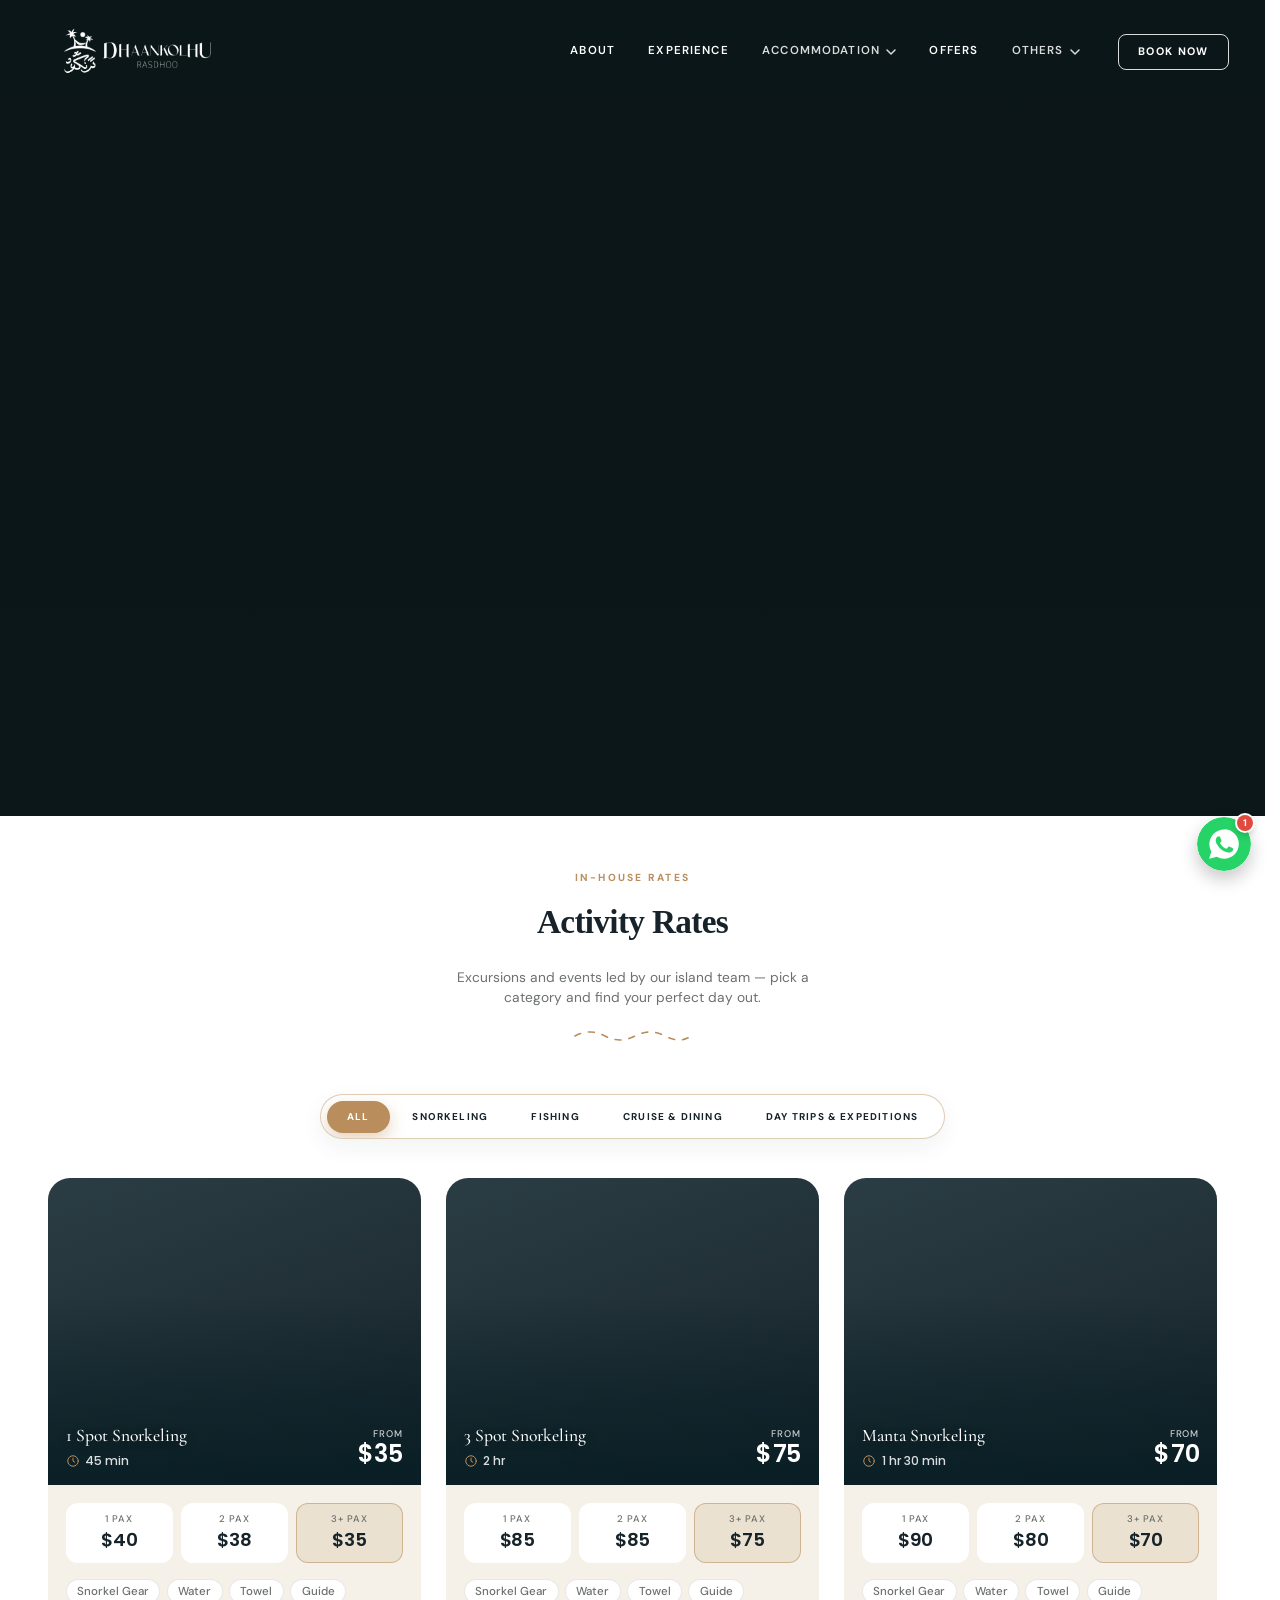
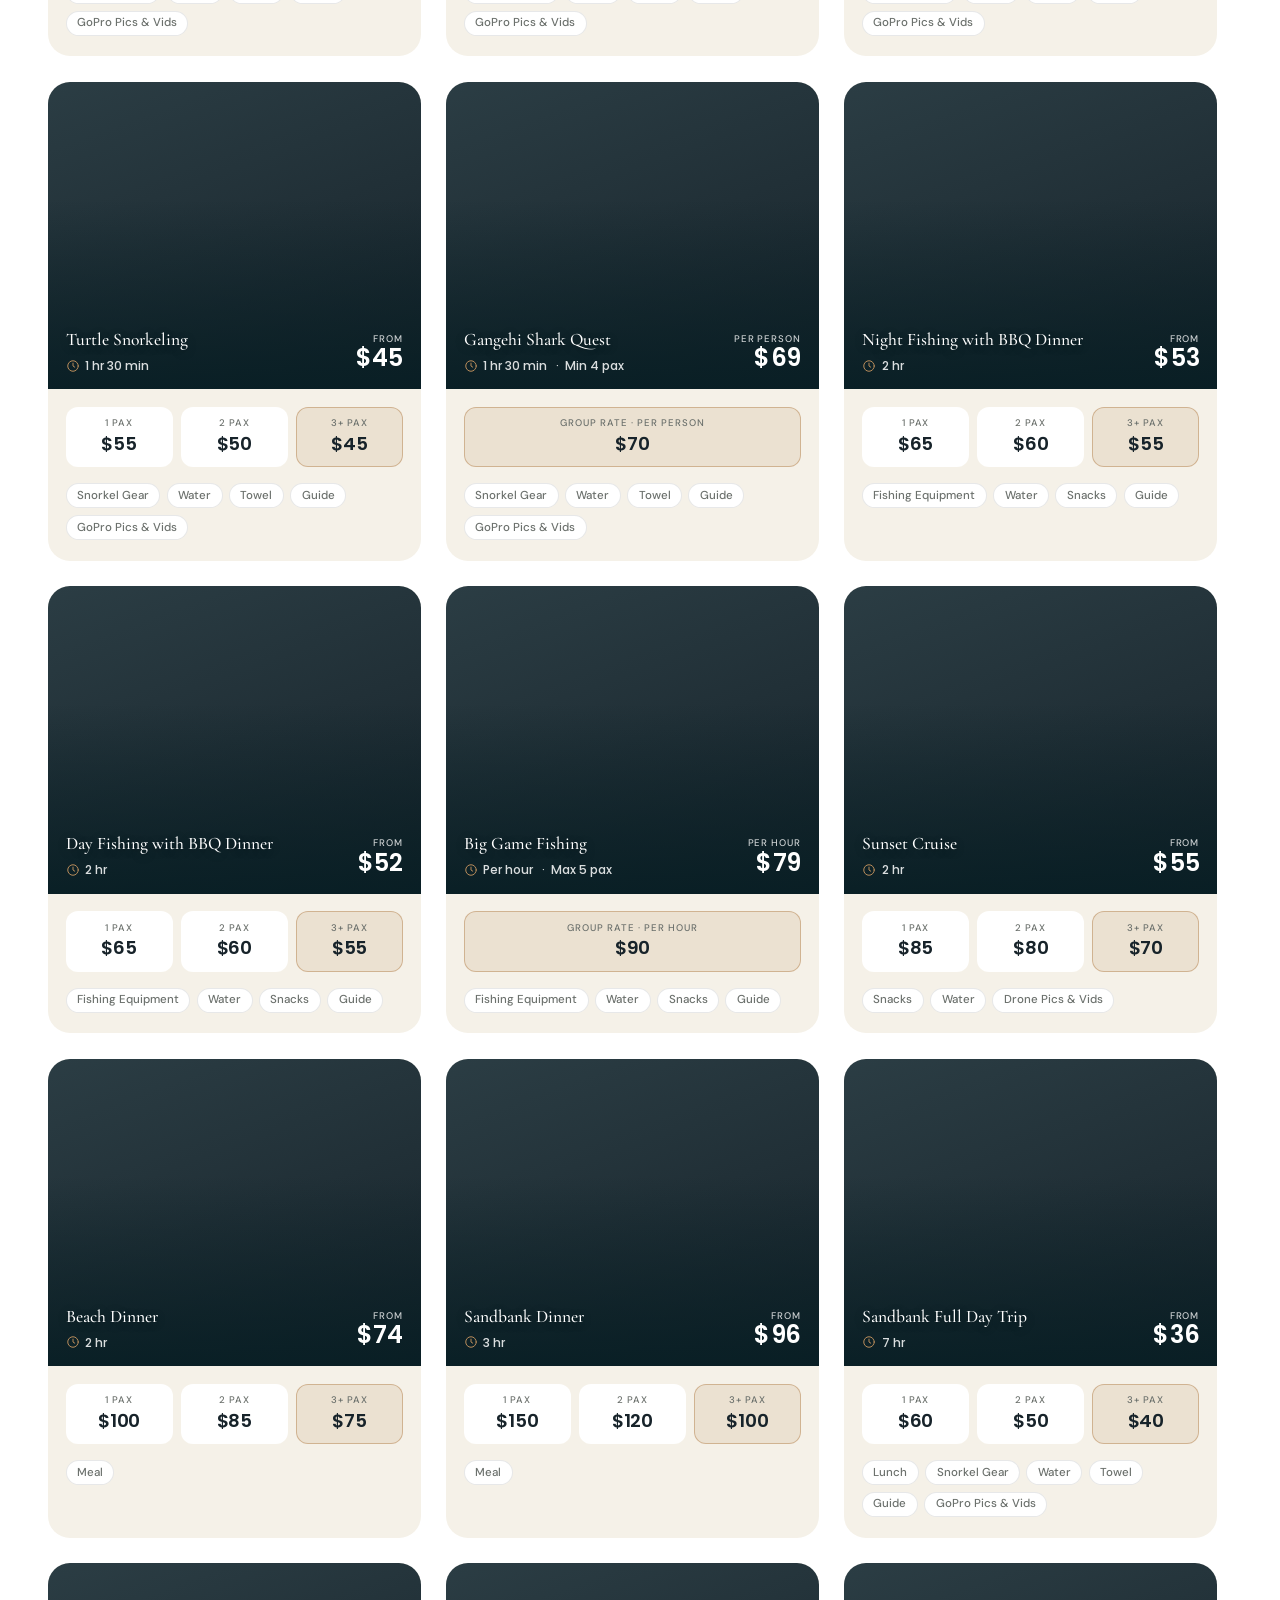
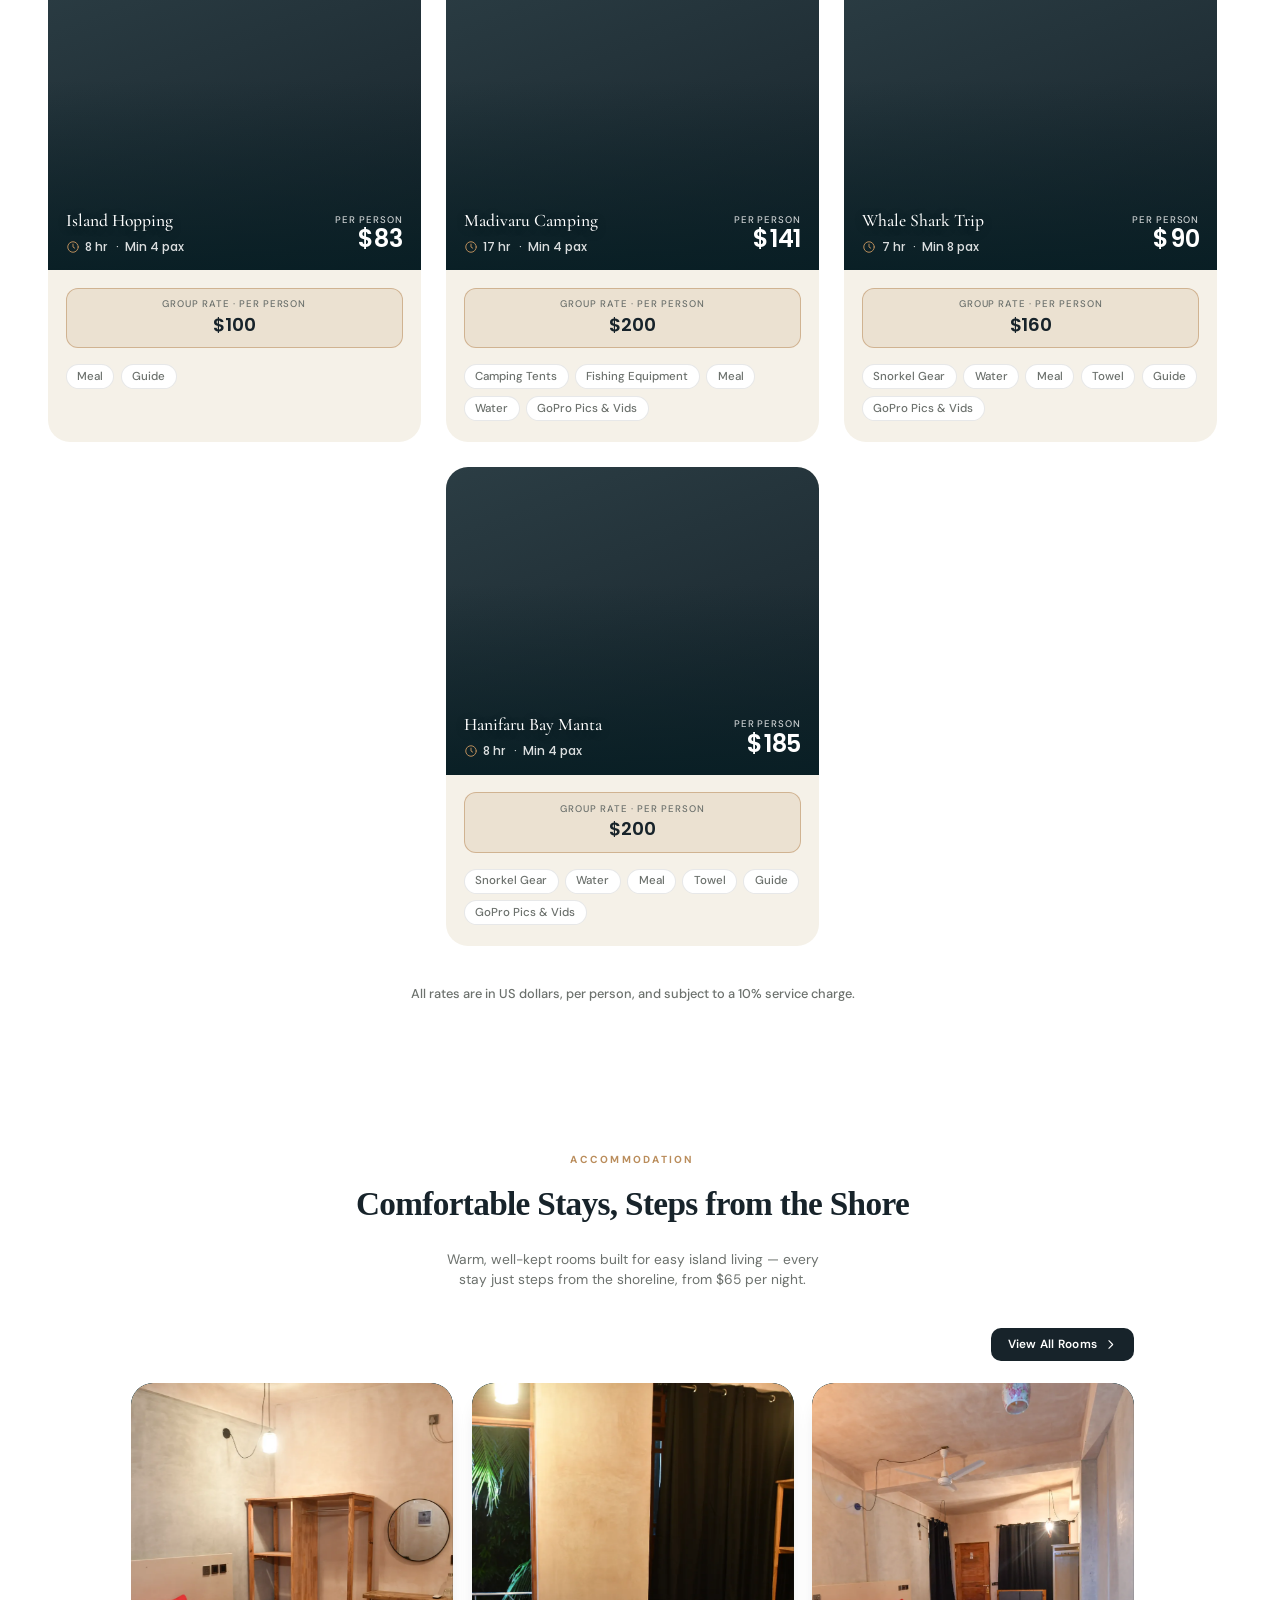
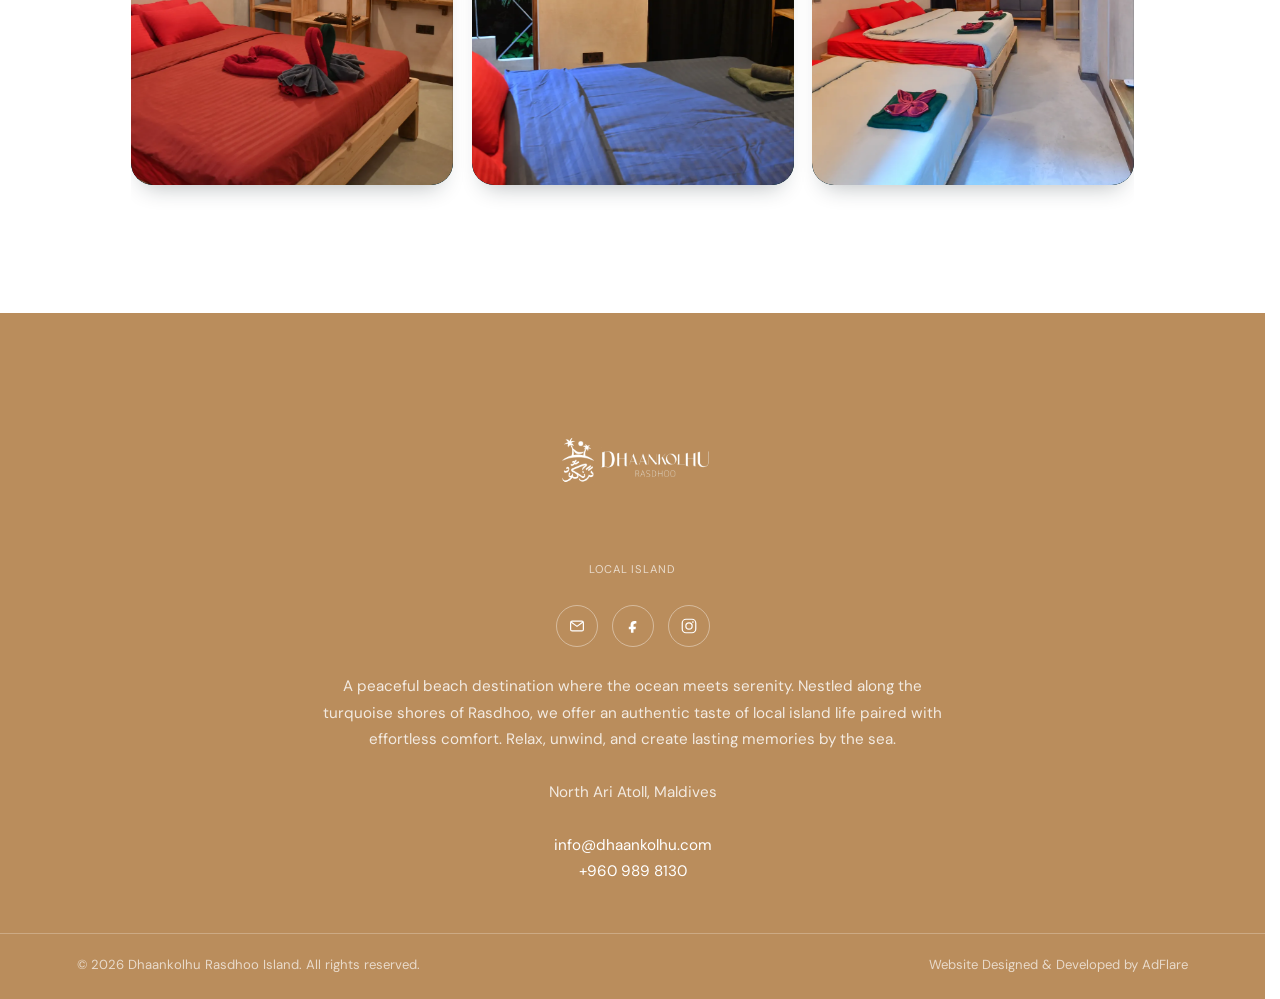
<file: offers.html>
<!doctype html>
<html lang="en">
<head>
  <meta charset="UTF-8" />
  <script>document.documentElement.classList.add("is-preload");</script>
  <meta name="viewport" content="width=device-width, initial-scale=1.0" />
  <meta name="theme-color" content="#0b6e70" />
  <meta name="description" content="Discover Dhaankolhu Rasdhoo Island — take a closer look at island life in motion." />
  <link rel="icon" type="image/png" href="img/logo/favicon-light-bg.png" />
  <link rel="icon" type="image/png" href="img/logo/favicon-light-bg.png" media="(prefers-color-scheme: light)" />
  <link rel="icon" type="image/png" href="img/logo/favicon-dark-bg.png" media="(prefers-color-scheme: dark)" />
  <link rel="shortcut icon" type="image/png" href="img/logo/favicon-light-bg.png" />
  <link rel="preconnect" href="https://fonts.googleapis.com" />
  <link rel="preconnect" href="https://fonts.gstatic.com" crossorigin />
  <link href="https://fonts.googleapis.com/css2?family=DM+Sans:wght@400;500;600;700&family=Poppins:ital,wght@0,400;0,500;0,600;0,700;1,400;1,500&family=Cormorant+Garamond:ital,wght@0,500;0,600;1,500&display=swap" rel="stylesheet" />
  <link rel="stylesheet" href="style.css" />
  <link rel="stylesheet" href="activity-rates.css" />
  <link rel="stylesheet" href="room-detail.css" />
  <link rel="stylesheet" href="offers.css" />
  <link rel="stylesheet" href="smooth-ux.css" />
  <title>Discover the Island - Dhaankolhu Rasdhoo</title>
</head>
<body>
  <div class="site-shell">
    <header class="site-header" id="site-header">
      <a class="brand-lockup" href="index.html" aria-label="Dhaankolhu Rasdhoo Island home"><img class="brand-mark" src="img/logo/logo-white.png" alt="Dhaankolhu Rasdhoo Island logo" /></a>
      <div class="header-nav-group">
        <nav class="desktop-nav" aria-label="Primary navigation"><a href="index.html#about">About</a><a href="index.html#experience">Experience</a><div class="nav-dropdown"><a href="family-room.html" class="nav-dropdown-trigger">Accommodation<svg class="nav-dropdown-chevron" viewBox="0 0 10 6" fill="none" xmlns="http://www.w3.org/2000/svg" aria-hidden="true"><path d="M1 1L5 5L9 1" stroke="currentColor" stroke-width="1.5" stroke-linecap="round" stroke-linejoin="round"/></svg></a><div class="nav-dropdown-panel"><a href="double-room.html">Double Room</a><a href="triple-room.html">Triple Room</a><a href="family-room.html">Family Room</a></div></div><a href="offers.html">Offers</a><div class="nav-dropdown"><a href="index.html#highlights" class="nav-dropdown-trigger" data-nav-noop>Others<svg class="nav-dropdown-chevron" viewBox="0 0 10 6" fill="none" xmlns="http://www.w3.org/2000/svg" aria-hidden="true"><path d="M1 1L5 5L9 1" stroke="currentColor" stroke-width="1.5" stroke-linecap="round" stroke-linejoin="round"/></svg></a><div class="nav-dropdown-panel"><a href="index.html#highlights">Highlights</a><a href="index.html#gallery">Gallery</a></div></div></nav>
        <a class="header-cta" href="book-now.html">Book now</a>
        <button class="menu-trigger" id="menu-trigger" type="button" aria-label="Open menu" aria-expanded="false"><span class="hamburger-icon"><span class="line line1"></span><span class="line line2"></span><span class="line line3"></span></span></button>
      </div>
    </header>
      <div class="header-contact-bubbles" id="header-contact-bubbles">
        <div class="header-contact-options" id="header-contact-options">
          <div class="chat-widget-panel" id="header-chat-widget-panel" role="dialog" aria-modal="false" aria-label="Chat with Dhaankolhu Rasdhoo" aria-hidden="true">
            <div class="chat-widget-header">
              <span class="chat-widget-avatar"><img loading="lazy" decoding="async" src="img/logo/favicon-light-bg.png" alt="" /></span>
              <span class="chat-widget-headtext">
                <strong>Dhaankolhu Rasdhoo</strong>
                <em>online</em>
              </span>
            </div>
            <div class="chat-widget-body">
              <div class="chat-widget-message">
                <span class="chat-widget-message-avatar"><img loading="lazy" decoding="async" src="img/logo/favicon-light-bg.png" alt="" /></span>
                <div class="chat-widget-bubble">Welcome to Dhaankolhu Rasdhoo! How can we help you?</div>
              </div>
            </div>
            <form class="chat-widget-inputrow" id="header-chat-widget-form">
              <input type="text" id="header-chat-widget-input" class="chat-widget-input" placeholder="Type here..." autocomplete="off" aria-label="Type your message" />
              <button type="submit" class="chat-widget-send" aria-label="Send on WhatsApp">
                <svg viewBox="0 0 24 24" width="18" height="18" fill="none" stroke="currentColor" stroke-width="2.2" stroke-linecap="round" stroke-linejoin="round"><line x1="5" y1="12" x2="19" y2="12"/><polyline points="12 5 19 12 12 19"/></svg>
              </button>
            </form>
            <a class="chat-widget-telegram-link" href="https://t.me/+9609898130" target="_blank" rel="noopener">
              <span class="chat-widget-telegram-icon"><img loading="lazy" decoding="async" src="img/telegram.webp" alt="" /></span>
              Chat on Telegram instead
            </a>
          </div>
        </div>
        <button class="header-contact-trigger" id="header-contact-trigger" type="button" aria-expanded="false" aria-controls="header-contact-options" aria-label="Contact us">
          <span class="header-contact-trigger-icon header-contact-trigger-icon-open" aria-hidden="true">
            <svg viewBox="0 0 24 24" width="100%" height="100%" style="display:block;"><circle cx="12" cy="12" r="12" fill="#25d366"/><path fill="#fff" d="M12.04 5.5c-3.61 0-6.54 2.93-6.54 6.54 0 1.15.3 2.28.87 3.27L5.4 18.6l3.42-.9a6.53 6.53 0 0 0 3.22.85h.003c3.61 0 6.545-2.93 6.545-6.54 0-1.75-.68-3.39-1.918-4.628A6.506 6.506 0 0 0 12.04 5.5zm3.837 9.354c-.16.45-.93.86-1.28.912-.328.05-.74.07-1.194-.075-.275-.088-.629-.205-1.083-.401-1.906-.823-3.15-2.74-3.244-2.867-.094-.127-.774-1.03-.774-1.966 0-.936.492-1.396.666-1.587.175-.19.381-.238.508-.238l.365.007c.118.005.276-.044.431.328.16.383.541 1.323.589 1.42.048.095.08.207.016.334-.064.127-.096.207-.19.317-.096.111-.201.248-.287.334-.096.096-.195.2-.084.39.111.19.494.817 1.062 1.324.729.65 1.344.852 1.535.949.19.096.301.08.412-.048.111-.127.476-.556.603-.746.127-.19.254-.16.428-.096.175.064 1.109.523 1.298.618.19.096.317.144.363.223.048.08.048.462-.112.911z"/></svg>
          </span>
          <span class="header-contact-trigger-icon header-contact-trigger-icon-close" aria-hidden="true">
            <svg viewBox="0 0 24 24" width="18" height="18" fill="none" stroke="currentColor" stroke-width="2.2" stroke-linecap="round" stroke-linejoin="round"><line x1="18" y1="6" x2="6" y2="18"/><line x1="6" y1="6" x2="18" y2="18"/></svg>
          </span>
        </button>
        <span class="header-contact-trigger-badge" aria-hidden="true">1</span>
      </div>


    <div class="mobile-menu" id="mobile-menu" aria-hidden="true">
      <div class="mobile-menu-inner">
        <span class="eyebrow">The local island edit</span>
        <nav aria-label="Mobile navigation">
          <a href="index.html#about"><span>01</span>About</a>
          <a href="index.html#experience"><span>02</span>Experience</a>
          <a href="family-room.html"><span>03</span>Accommodation</a>
          <a href="offers.html"><span>04</span>Offers</a>
          <a href="index.html#highlights"><span>05</span>Highlights</a>
          <a href="index.html#gallery"><span>06</span>Gallery</a>
        </nav>
        <div class="mobile-menu-divider"></div>
        <a class="mobile-book-now" href="book-now.html">Book now</a>
      </div>
    </div>

    <main>
      <!-- Full-page island video (was a placeholder turtle clip before —
           now using the same real lagoon footage as the homepage hero).
           No poster: a plain dark background shows while it loads, faded
           in via JS once ready, so there's no flash of a mismatched photo. -->
      <div class="discover-video-hero">
        <video class="discover-video" id="discover-video" src="img/discover-turtle.mp4" autoplay muted loop playsinline preload="auto"></video>
        <div class="discover-video-scrim"></div>
      </div>

            <!-- ACTIVITY RATES (data lives in activity-rates.js) -->
      <section id="activity-rates" class="excursions-section ar-section">
        <div class="section-heading-row section-shell"><span class="eyebrow reveal">In-house rates</span><h2 class="display-heading reveal">Activity Rates</h2><p class="section-lede reveal">Excursions and events led by our island team — pick a category and find your perfect day out.</p>
          <svg class="ar-wave" viewBox="0 0 120 14" aria-hidden="true"><path d="M2 7 Q17 -1 32 7 T62 7 T92 7 T118 7"/></svg></div>
        <div class="ar-wrap"><div id="ar-root"></div></div>
      </section>

      <section id="discover-accommodation" class="room-offers-section other-offers-section section-shell">
        <div class="section-heading-row other-offers-heading-row">
          <span class="eyebrow reveal">Accommodation</span>
          <h2 class="display-heading reveal">Comfortable Stays, Steps from the Shore</h2>
          <p class="section-lede reveal">Warm, well-kept rooms built for easy island living — every stay just steps from the shoreline, from $65 per night.</p>
        </div>
        <div class="ar-carousel-top reveal">
          <a class="ar-viewall-top" href="double-room.html">View All Rooms<svg viewBox="0 0 24 24" fill="none" xmlns="http://www.w3.org/2000/svg" aria-hidden="true"><path d="M9 5L16 12L9 19" stroke="currentColor" stroke-width="2" stroke-linecap="round" stroke-linejoin="round"/></svg></a>
        </div>

        <div class="ar-carousel-wrap ar-rooms reveal" id="rooms-carousel">
          <button type="button" class="ar-carousel-arrow ar-carousel-prev" id="rooms-prev" aria-label="Previous room">
            <svg viewBox="0 0 24 24" fill="none" xmlns="http://www.w3.org/2000/svg" aria-hidden="true"><path d="M15 5L8 12L15 19" stroke="currentColor" stroke-width="1.6" stroke-linecap="round" stroke-linejoin="round"/></svg>
          </button>
          <div class="ar-carousel-viewport">
            <div class="ar-carousel-track" id="rooms-track">
              <article class="ar-card ar-card-preview ar-room">
                <div class="ar-media">
                  <img loading="lazy" decoding="async" src="img/room/double.webp" alt="Double Room" />
                  <a class="ar-room-cover" href="double-room.html" aria-label="Double Room details"></a>
                  <div class="ar-cap"><div class="ar-cap-l">
                    <h3>Double Room</h3>
                    <div class="ar-cap-price"><em>Per night</em><strong class="ar-price"><sup>$</sup><span>65</span></strong><span class="ar-per">+tax</span></div>
                    <div class="ar-room-meta"><a class="ar-room-rating" href="https://www.booking.com/hotel/mv/dhaankolhu-rasdhoo.html#tab-main" target="_blank" rel="noopener"><svg viewBox="0 0 24 24" width="12" height="12" fill="none" stroke="currentColor" stroke-width="1.6" stroke-linejoin="round" aria-hidden="true"><path d="M12 3.5l2.47 5.01 5.53.8-4 3.9.94 5.5L12 16.9l-4.94 2.8.94-5.5-4-3.9 5.53-.8L12 3.5Z"/></svg>9.1 · 59 Reviews</a><span>16 m²</span><span>1 Full Bed</span><span>City View</span></div>
                    <a class="ar-room-book" href="book-now.html">Book Now</a>
                  </div></div>
                </div>
              </article>
              <article class="ar-card ar-card-preview ar-room">
                <div class="ar-media">
                  <img loading="lazy" decoding="async" src="img/room/triple.webp" alt="Triple Room" />
                  <a class="ar-room-cover" href="triple-room.html" aria-label="Triple Room details"></a>
                  <div class="ar-cap"><div class="ar-cap-l">
                    <h3>Triple Room</h3>
                    <div class="ar-cap-price"><em>Per night</em><strong class="ar-price"><sup>$</sup><span>80</span></strong><span class="ar-per">+tax</span></div>
                    <div class="ar-room-meta"><a class="ar-room-rating" href="https://www.booking.com/hotel/mv/dhaankolhu-rasdhoo.html#tab-main" target="_blank" rel="noopener"><svg viewBox="0 0 24 24" width="12" height="12" fill="none" stroke="currentColor" stroke-width="1.6" stroke-linejoin="round" aria-hidden="true"><path d="M12 3.5l2.47 5.01 5.53.8-4 3.9.94 5.5L12 16.9l-4.94 2.8.94-5.5-4-3.9 5.53-.8L12 3.5Z"/></svg>9.1 · 59 Reviews</a><span>22 m²</span><span>1 Twin Bed + 1 Full Bed</span><span>Included</span></div>
                    <a class="ar-room-book" href="book-now.html">Book Now</a>
                  </div></div>
                </div>
              </article>
              <article class="ar-card ar-card-preview ar-room">
                <div class="ar-media">
                  <img loading="lazy" decoding="async" src="img/room/family%20room.webp" alt="Family Room" />
                  <a class="ar-room-cover" href="family-room.html" aria-label="Family Room details"></a>
                  <div class="ar-cap"><div class="ar-cap-l">
                    <h3>Family Room</h3>
                    <div class="ar-cap-price"><em>Per night</em><strong class="ar-price"><sup>$</sup><span>95</span></strong><span class="ar-per">+tax</span></div>
                    <div class="ar-room-meta"><a class="ar-room-rating" href="https://www.booking.com/hotel/mv/dhaankolhu-rasdhoo.html#tab-main" target="_blank" rel="noopener"><svg viewBox="0 0 24 24" width="12" height="12" fill="none" stroke="currentColor" stroke-width="1.6" stroke-linejoin="round" aria-hidden="true"><path d="M12 3.5l2.47 5.01 5.53.8-4 3.9.94 5.5L12 16.9l-4.94 2.8.94-5.5-4-3.9 5.53-.8L12 3.5Z"/></svg>9.1 · 59 Reviews</a><span>22 m²</span><span>2 Queen Beds</span><span>Included</span></div>
                    <a class="ar-room-book" href="book-now.html">Book Now</a>
                  </div></div>
                </div>
              </article>
            </div>
          </div>
          <button type="button" class="ar-carousel-arrow ar-carousel-next" id="rooms-next" aria-label="Next room">
            <svg viewBox="0 0 24 24" fill="none" xmlns="http://www.w3.org/2000/svg" aria-hidden="true"><path d="M9 5L16 12L9 19" stroke="currentColor" stroke-width="1.6" stroke-linecap="round" stroke-linejoin="round"/></svg>
          </button>
        </div>
      </section>
    </main>

    <footer id="contact" class="site-footer-v2">
      <div class="footer-v2-center reveal">
        <div class="footer-v2-brand-row">
          <img loading="lazy" decoding="async" class="footer-mark" src="img/logo/logo-white.png" alt="Dhaankolhu Rasdhoo Island logo" />
        </div>
        <span class="footer-v2-tag">Local Island</span>
        <div class="footer-v2-socials">
          <a class="footer-v2-social-btn" href="mailto:info@dhaankolhu.com" aria-label="Email"><svg viewBox="0 0 24 24" fill="none" xmlns="http://www.w3.org/2000/svg"><rect x="3.5" y="5.5" width="17" height="13" rx="2" stroke="currentColor" stroke-width="1.6"/><path d="M4.5 7L12 12.5L19.5 7" stroke="currentColor" stroke-width="1.6" stroke-linecap="round" stroke-linejoin="round"/></svg></a>
          <a class="footer-v2-social-btn" href="#" target="_blank" rel="noopener noreferrer" aria-label="Facebook"><svg viewBox="0 0 24 24" fill="none" xmlns="http://www.w3.org/2000/svg"><path d="M14.5 8.5h2V5.6c-.35-.05-1.53-.15-2.9-.15-2.87 0-4.84 1.75-4.84 4.97v2.63H6.4v3.3h2.86V21h3.4v-4.65h2.75l.44-3.3h-3.19V10.8c0-.96.27-1.6 1.64-1.6Z" fill="currentColor"/></svg></a>
          <a class="footer-v2-social-btn" href="https://www.instagram.com/dhaankolhu/" target="_blank" rel="noopener noreferrer" aria-label="Instagram"><svg viewBox="0 0 24 24" fill="none" xmlns="http://www.w3.org/2000/svg"><rect x="3" y="3" width="18" height="18" rx="5" stroke="currentColor" stroke-width="1.6"/><circle cx="12" cy="12" r="4.2" stroke="currentColor" stroke-width="1.6"/><circle cx="17.2" cy="6.8" r="1.1" fill="currentColor"/></svg></a>
        </div>
        <p class="footer-v2-desc">A peaceful beach destination where the ocean meets serenity. Nestled along the turquoise shores of Rasdhoo, we offer an authentic taste of local island life paired with effortless comfort. Relax, unwind, and create lasting memories by the sea.</p>
        <p class="footer-v2-address">North Ari Atoll, Maldives</p>
        <p class="footer-v2-contact">
          <a href="mailto:info@dhaankolhu.com">info@dhaankolhu.com</a><br />
          <a href="tel:+9609898130">+960 989 8130</a>
        </p>
      </div>
      <div class="footer-v2-bottom">
        <span>© 2026 Dhaankolhu Rasdhoo Island. All rights reserved.</span>
        <div class="footer-v2-legal"><span>Website Designed &amp; Developed by <a href="https://www.ad-flare.org/" target="_blank" rel="noopener noreferrer">AdFlare</a></span></div>
      </div>
    </footer>
  </div>

  <script src="room-detail.js"></script>
  <script src="activity-data.js"></script>
  <script src="activity-rates.js"></script>
  <script src="smooth-ux.js" defer></script>
</body>
</html>
</file>
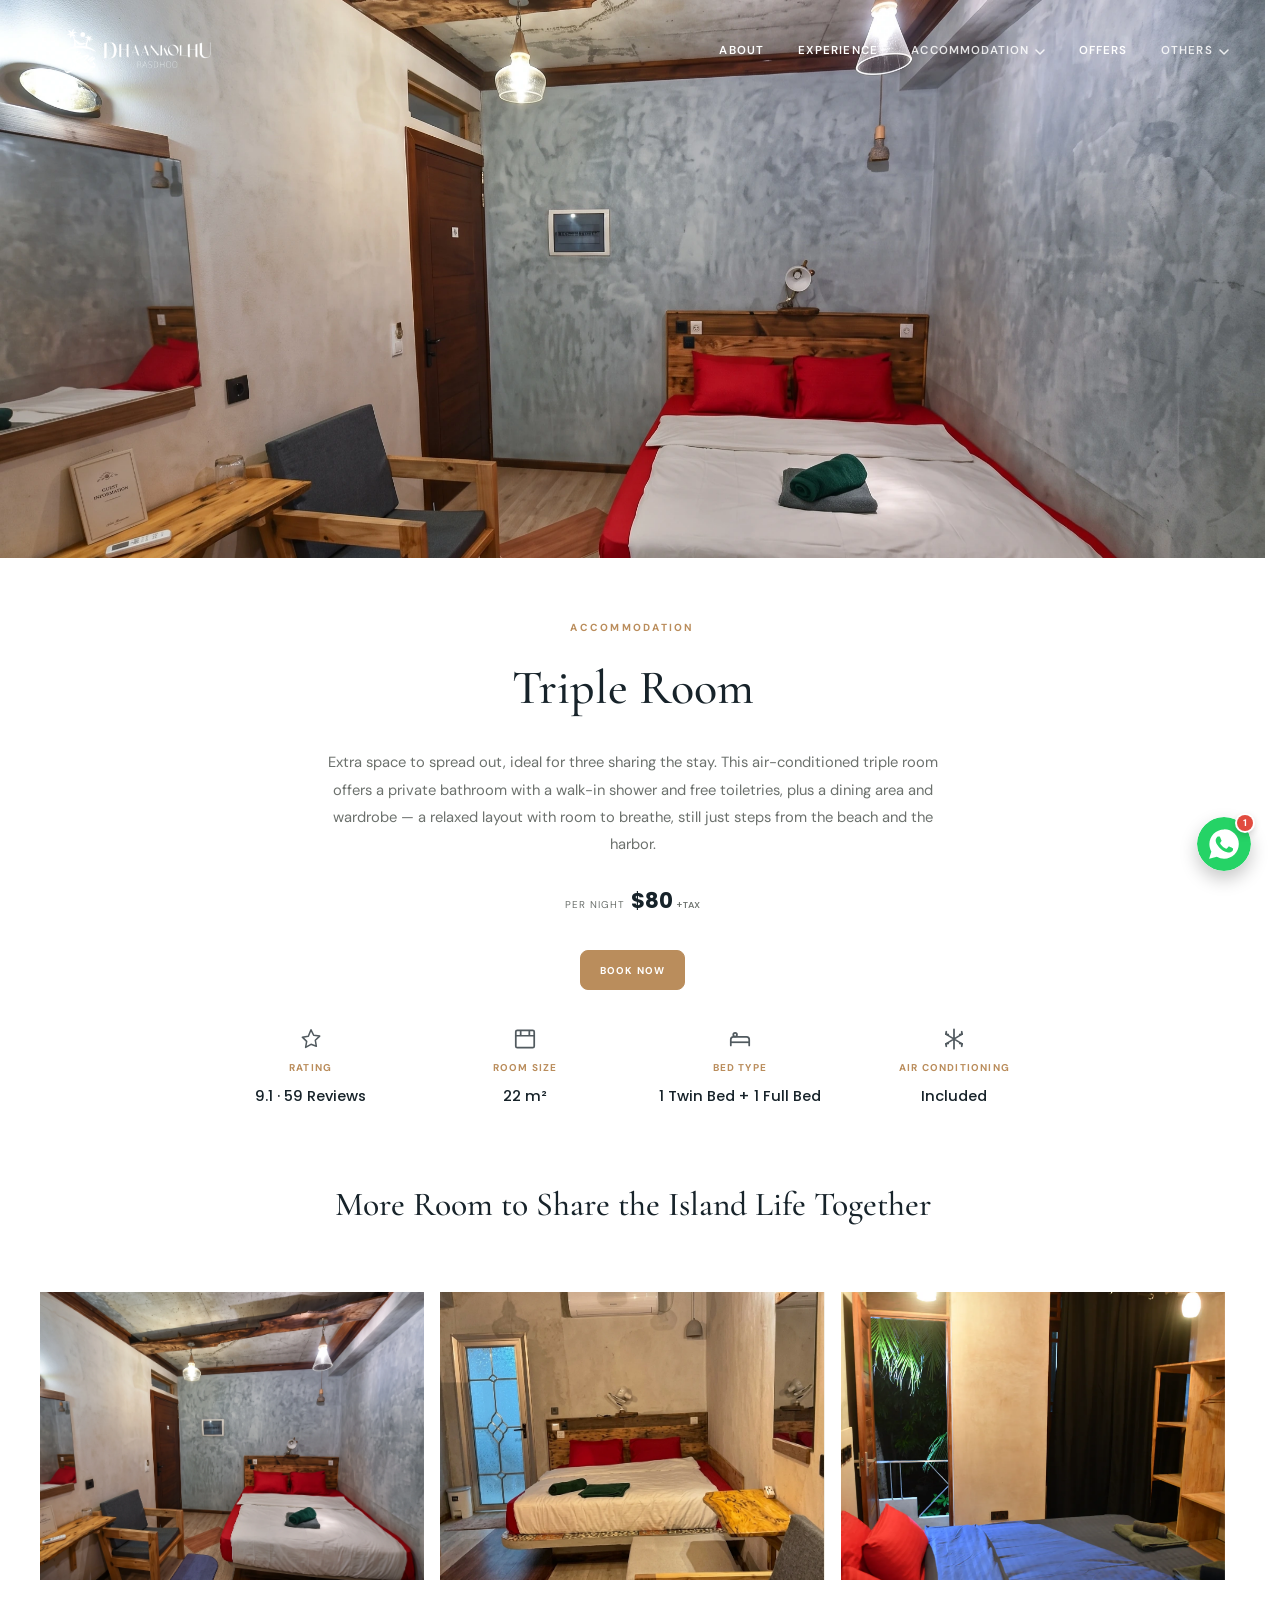
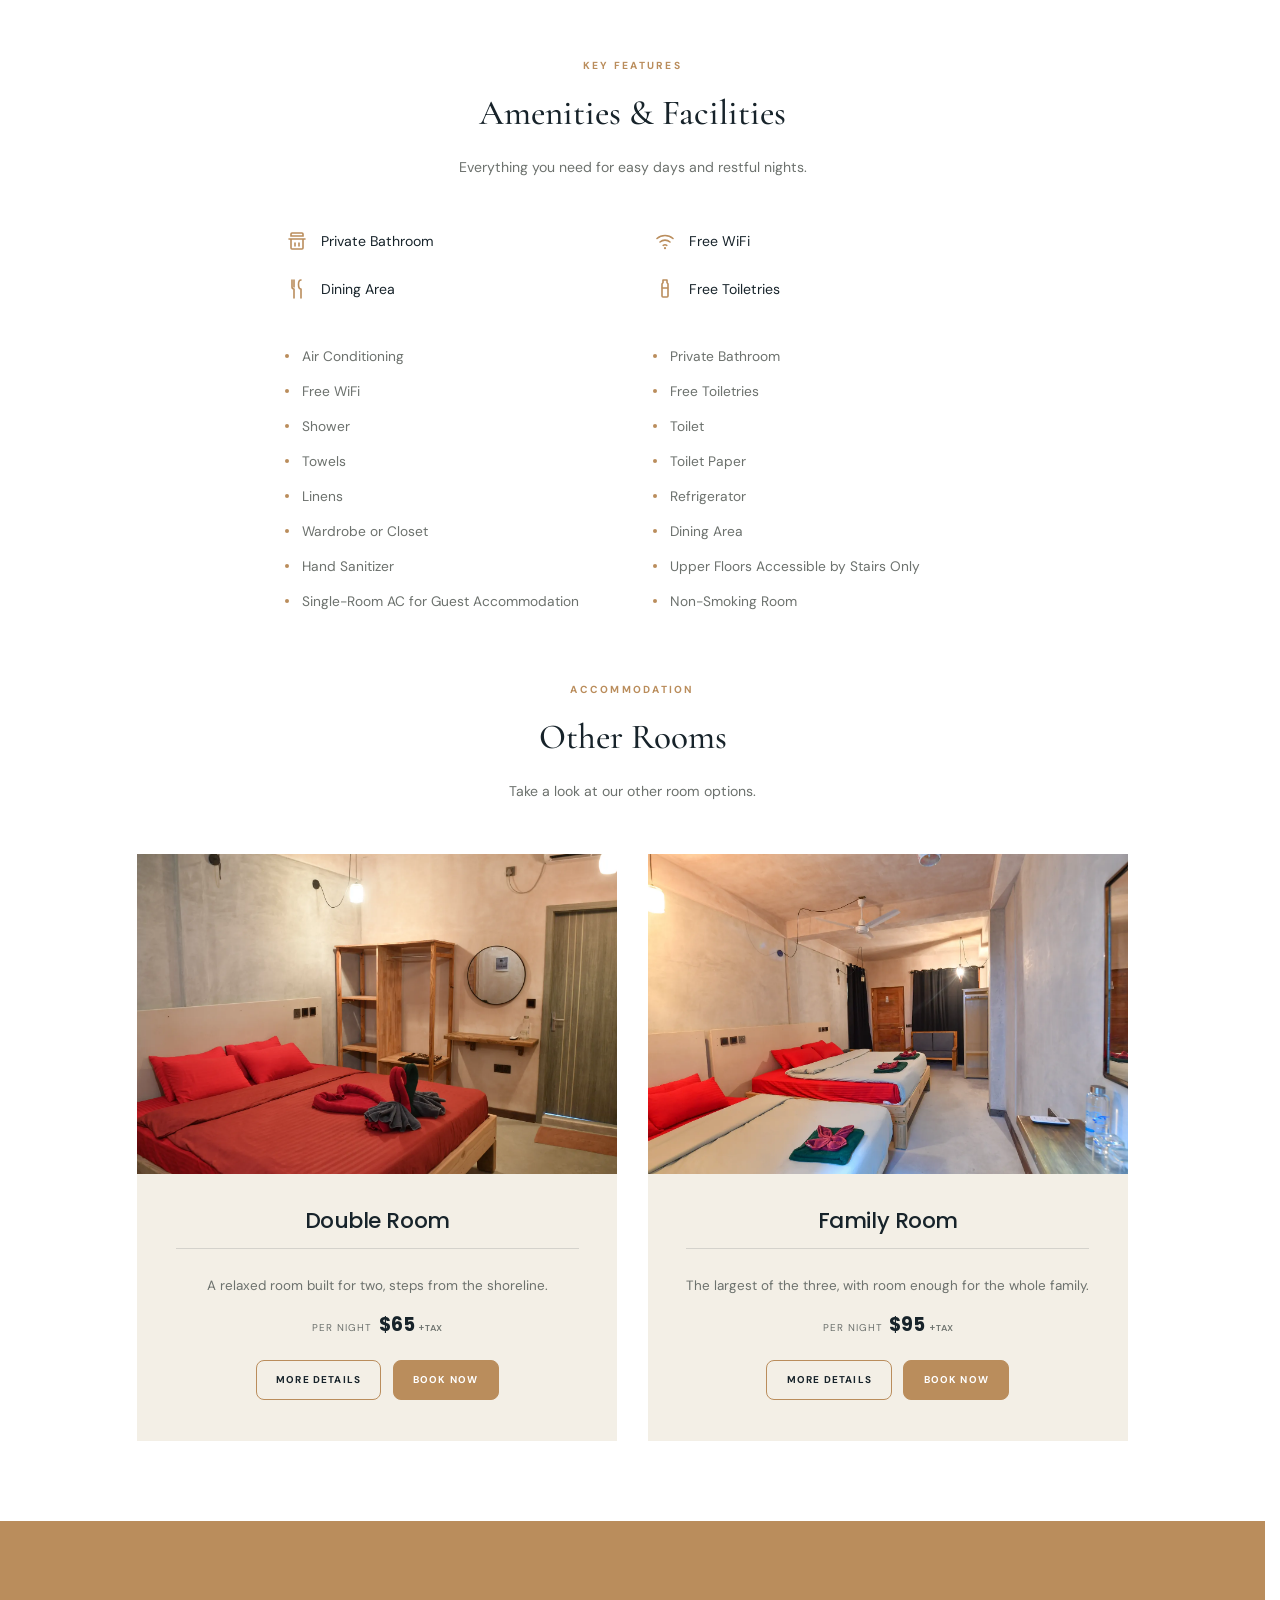
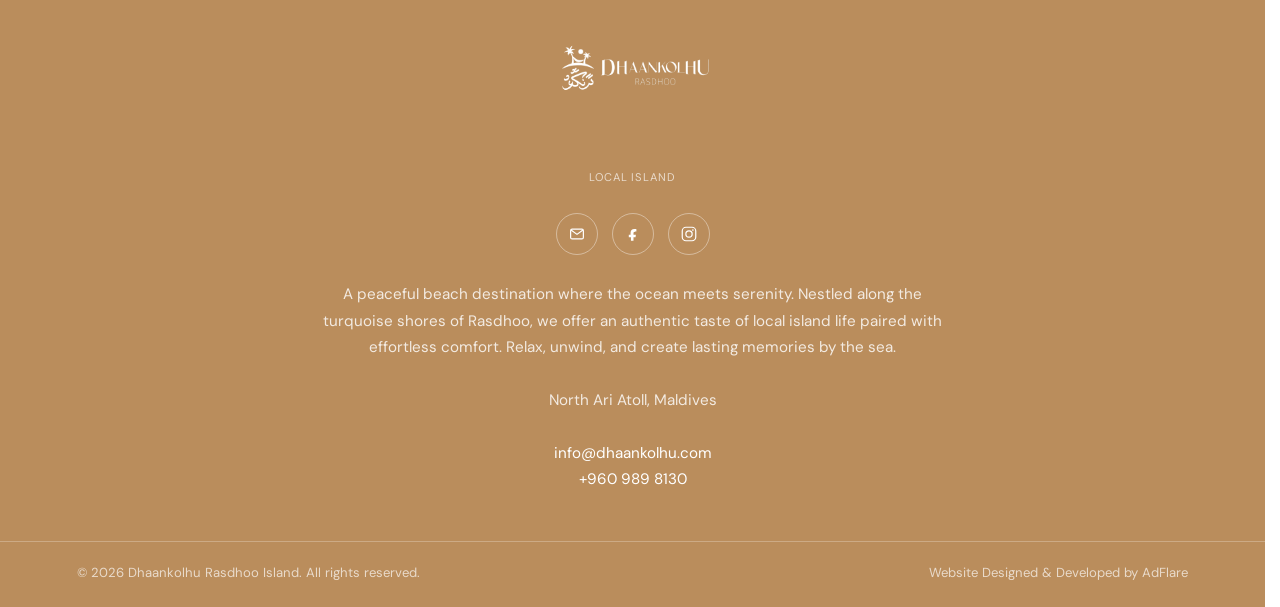
<file: triple-room.html>
<!doctype html>
<html lang="en">
<head>
  <meta charset="UTF-8" />
  <script>document.documentElement.classList.add("is-preload");</script>
  <meta name="viewport" content="width=device-width, initial-scale=1.0" />
  <meta name="theme-color" content="#0b6e70" />
  <meta name="description" content="Triple Room at Dhaankolhu Rasdhoo Island — extra space to spread out, ideal for three sharing the stay." />
  <link rel="icon" type="image/png" href="img/logo/favicon-light-bg.png" />
  <link rel="icon" type="image/png" href="img/logo/favicon-light-bg.png" media="(prefers-color-scheme: light)" />
  <link rel="icon" type="image/png" href="img/logo/favicon-dark-bg.png" media="(prefers-color-scheme: dark)" />
  <link rel="shortcut icon" type="image/png" href="img/logo/favicon-light-bg.png" />
  <link rel="preconnect" href="https://fonts.googleapis.com" />
  <link rel="preconnect" href="https://fonts.gstatic.com" crossorigin />
  <link href="https://fonts.googleapis.com/css2?family=DM+Sans:wght@400;500;600;700&family=Poppins:ital,wght@0,400;0,500;0,600;0,700;1,400;1,500&family=Cormorant+Garamond:ital,wght@0,500;0,600;1,500&display=swap" rel="stylesheet" />
  <link rel="stylesheet" href="style.css" />
  <link rel="stylesheet" href="room-detail.css" />
  <link rel="stylesheet" href="smooth-ux.css" />
  <title>Triple Room - Dhaankolhu Rasdhoo</title>
</head>
<body>
  <div class="site-shell">
    <header class="site-header" id="site-header">
      <a class="brand-lockup" href="index.html" aria-label="Dhaankolhu Rasdhoo Island home"><img class="brand-mark" src="img/logo/logo-white.png" alt="Dhaankolhu Rasdhoo Island logo" /></a>
      <div class="header-nav-group">
        <nav class="desktop-nav" aria-label="Primary navigation"><a href="index.html#about">About</a><a href="index.html#experience">Experience</a><div class="nav-dropdown"><a href="family-room.html" class="nav-dropdown-trigger">Accommodation<svg class="nav-dropdown-chevron" viewBox="0 0 10 6" fill="none" xmlns="http://www.w3.org/2000/svg" aria-hidden="true"><path d="M1 1L5 5L9 1" stroke="currentColor" stroke-width="1.5" stroke-linecap="round" stroke-linejoin="round"/></svg></a><div class="nav-dropdown-panel"><a href="double-room.html">Double Room</a><a href="triple-room.html">Triple Room</a><a href="family-room.html">Family Room</a></div></div><a href="offers.html">Offers</a><div class="nav-dropdown"><a href="index.html#highlights" class="nav-dropdown-trigger" data-nav-noop>Others<svg class="nav-dropdown-chevron" viewBox="0 0 10 6" fill="none" xmlns="http://www.w3.org/2000/svg" aria-hidden="true"><path d="M1 1L5 5L9 1" stroke="currentColor" stroke-width="1.5" stroke-linecap="round" stroke-linejoin="round"/></svg></a><div class="nav-dropdown-panel"><a href="index.html#highlights">Highlights</a><a href="index.html#gallery">Gallery</a></div></div></nav>
        <button class="menu-trigger" id="menu-trigger" type="button" aria-label="Open menu" aria-expanded="false"><span class="hamburger-icon"><span class="line line1"></span><span class="line line2"></span><span class="line line3"></span></span></button>
      </div>
    </header>
      <div class="header-contact-bubbles" id="header-contact-bubbles">
        <div class="header-contact-options" id="header-contact-options">
          <div class="chat-widget-panel" id="header-chat-widget-panel" role="dialog" aria-modal="false" aria-label="Chat with Dhaankolhu Rasdhoo" aria-hidden="true">
            <div class="chat-widget-header">
              <span class="chat-widget-avatar"><img loading="lazy" decoding="async" src="img/logo/favicon-light-bg.png" alt="" /></span>
              <span class="chat-widget-headtext">
                <strong>Dhaankolhu Rasdhoo</strong>
                <em>online</em>
              </span>
            </div>
            <div class="chat-widget-body">
              <div class="chat-widget-message">
                <span class="chat-widget-message-avatar"><img loading="lazy" decoding="async" src="img/logo/favicon-light-bg.png" alt="" /></span>
                <div class="chat-widget-bubble">Welcome to Dhaankolhu Rasdhoo! How can we help you?</div>
              </div>
            </div>
            <form class="chat-widget-inputrow" id="header-chat-widget-form">
              <input type="text" id="header-chat-widget-input" class="chat-widget-input" placeholder="Type here..." autocomplete="off" aria-label="Type your message" />
              <button type="submit" class="chat-widget-send" aria-label="Send on WhatsApp">
                <svg viewBox="0 0 24 24" width="18" height="18" fill="none" stroke="currentColor" stroke-width="2.2" stroke-linecap="round" stroke-linejoin="round"><line x1="5" y1="12" x2="19" y2="12"/><polyline points="12 5 19 12 12 19"/></svg>
              </button>
            </form>
            <a class="chat-widget-telegram-link" href="https://t.me/+9609898130" target="_blank" rel="noopener">
              <span class="chat-widget-telegram-icon"><img loading="lazy" decoding="async" src="img/telegram.webp" alt="" /></span>
              Chat on Telegram instead
            </a>
          </div>
        </div>
        <button class="header-contact-trigger" id="header-contact-trigger" type="button" aria-expanded="false" aria-controls="header-contact-options" aria-label="Contact us">
          <span class="header-contact-trigger-icon header-contact-trigger-icon-open" aria-hidden="true">
            <svg viewBox="0 0 24 24" width="100%" height="100%" style="display:block;"><circle cx="12" cy="12" r="12" fill="#25d366"/><path fill="#fff" d="M12.04 5.5c-3.61 0-6.54 2.93-6.54 6.54 0 1.15.3 2.28.87 3.27L5.4 18.6l3.42-.9a6.53 6.53 0 0 0 3.22.85h.003c3.61 0 6.545-2.93 6.545-6.54 0-1.75-.68-3.39-1.918-4.628A6.506 6.506 0 0 0 12.04 5.5zm3.837 9.354c-.16.45-.93.86-1.28.912-.328.05-.74.07-1.194-.075-.275-.088-.629-.205-1.083-.401-1.906-.823-3.15-2.74-3.244-2.867-.094-.127-.774-1.03-.774-1.966 0-.936.492-1.396.666-1.587.175-.19.381-.238.508-.238l.365.007c.118.005.276-.044.431.328.16.383.541 1.323.589 1.42.048.095.08.207.016.334-.064.127-.096.207-.19.317-.096.111-.201.248-.287.334-.096.096-.195.2-.084.39.111.19.494.817 1.062 1.324.729.65 1.344.852 1.535.949.19.096.301.08.412-.048.111-.127.476-.556.603-.746.127-.19.254-.16.428-.096.175.064 1.109.523 1.298.618.19.096.317.144.363.223.048.08.048.462-.112.911z"/></svg>
          </span>
          <span class="header-contact-trigger-icon header-contact-trigger-icon-close" aria-hidden="true">
            <svg viewBox="0 0 24 24" width="18" height="18" fill="none" stroke="currentColor" stroke-width="2.2" stroke-linecap="round" stroke-linejoin="round"><line x1="18" y1="6" x2="6" y2="18"/><line x1="6" y1="6" x2="18" y2="18"/></svg>
          </span>
        </button>
        <span class="header-contact-trigger-badge" aria-hidden="true">1</span>
      </div>


    <div class="mobile-menu" id="mobile-menu" aria-hidden="true">
      <div class="mobile-menu-inner">
        <span class="eyebrow">The local island edit</span>
        <nav aria-label="Mobile navigation">
          <a href="index.html#about"><span>01</span>About</a>
          <a href="index.html#experience"><span>02</span>Experience</a>
          <a href="family-room.html"><span>03</span>Accommodation</a>
          <a href="offers.html"><span>04</span>Offers</a>
          <a href="index.html#highlights"><span>05</span>Highlights</a>
          <a href="index.html#gallery"><span>06</span>Gallery</a>
        </nav>
        <div class="mobile-menu-divider"></div>
        <a class="mobile-book-now" href="book-now.html">Book now</a>
      </div>
    </div>

    <main>
      <div class="room-hero">
        <img loading="eager" decoding="async" src="img/room/triple1.webp" alt="Triple Room at Dhaankolhu Rasdhoo" />
      </div>

      <div class="room-intro">
        <span class="eyebrow reveal">Accommodation</span>
        <h1 class="reveal">Triple Room</h1>
        <p class="reveal">Extra space to spread out, ideal for three sharing the stay. This air-conditioned triple room offers a private bathroom with a walk-in shower and free toiletries, plus a dining area and wardrobe — a relaxed layout with room to breathe, still just steps from the beach and the harbor.</p>
        <div class="offer-card-price room-intro-price reveal"><span>Per night</span><strong>$80<small>+tax</small></strong></div>
        <a class="offer-btn offer-btn-solid" href="book-now.html">Book Now</a>
      </div>

      <div class="room-meta-row">
        <a class="room-meta-item room-meta-item-link" href="https://www.booking.com/hotel/mv/dhaankolhu-rasdhoo.html#tab-main" target="_blank" rel="noopener">
          <svg viewBox="0 0 24 24" fill="none" xmlns="http://www.w3.org/2000/svg"><path d="M12 3.5l2.47 5.01 5.53.8-4 3.9.94 5.5L12 16.9l-4.94 2.8.94-5.5-4-3.9 5.53-.8L12 3.5Z" stroke="currentColor" stroke-width="1.4" stroke-linejoin="round"/></svg>
          <span>Rating</span>
          <strong>9.1 · 59 Reviews</strong>
        </a>
        <div class="room-meta-item">
          <svg viewBox="0 0 24 24" fill="none" xmlns="http://www.w3.org/2000/svg"><rect x="3.5" y="4" width="17" height="16" rx="1.4" stroke="currentColor" stroke-width="1.6"/><path d="M3.5 9h17M8 4v5M16 4v5" stroke="currentColor" stroke-width="1.6"/></svg>
          <span>Room Size</span>
          <strong>22 m²</strong>
        </div>
        <div class="room-meta-item">
          <svg viewBox="0 0 24 24" fill="none" xmlns="http://www.w3.org/2000/svg"><path d="M3.5 18v-5.5C3.5 11.12 4.62 10 6 10h12c1.38 0 2.5 1.12 2.5 2.5V18" stroke="currentColor" stroke-width="1.6" stroke-linecap="round"/><path d="M3.5 15h17" stroke="currentColor" stroke-width="1.6"/><circle cx="7.5" cy="8" r="1.7" stroke="currentColor" stroke-width="1.6"/></svg>
          <span>Bed Type</span>
          <strong>1 Twin Bed + 1 Full Bed</strong>
        </div>
        <div class="room-meta-item">
          <svg viewBox="0 0 24 24" fill="none" xmlns="http://www.w3.org/2000/svg"><path d="M12 3v18M4.5 7.5l15 9M19.5 7.5l-15 9" stroke="currentColor" stroke-width="1.6" stroke-linecap="round"/><path d="M4.5 7.5l.4-2.2M4.5 7.5l2.2.4M19.5 7.5l-2.2.4M19.5 7.5l-.4-2.2M4.5 16.5l2.2-.4M4.5 16.5l.4 2.2M19.5 16.5l-.4 2.2M19.5 16.5l-2.2-.4" stroke="currentColor" stroke-width="1.6" stroke-linecap="round"/></svg>
          <span>Air Conditioning</span>
          <strong>Included</strong>
        </div>
      </div>

      <p class="room-tagline reveal">More Room to Share the Island Life Together</p>

      <div class="room-gallery">
        <div class="room-gallery-frame"><img loading="lazy" decoding="async" data-photos="img/room/triple1.webp|img/room/triple2.webp|img/room/triple.webp" src="img/room/triple1.webp" alt="Triple Room detail" /></div>
        <div class="room-gallery-frame"><img loading="lazy" decoding="async" data-photos="img/room/triple1.webp|img/room/triple2.webp|img/room/triple.webp" src="img/room/triple2.webp" alt="Triple Room" /></div>
        <div class="room-gallery-frame"><img loading="lazy" decoding="async" data-photos="img/room/triple1.webp|img/room/triple2.webp|img/room/triple.webp" src="img/room/triple.webp" alt="Triple Room detail" /></div>
      </div>

      <div class="room-features-heading">
        <span class="eyebrow reveal">Key Features</span>
        <h2 class="reveal">Amenities &amp; Facilities</h2>
        <p class="reveal">Everything you need for easy days and restful nights.</p>
      </div>

      <div class="room-amenities-icons">
        <div class="room-amenity-icon"><svg viewBox="0 0 24 24" fill="none" xmlns="http://www.w3.org/2000/svg"><path d="M7 4h10a1 1 0 0 1 1 1v2H6V5a1 1 0 0 1 1-1Z" stroke="currentColor" stroke-width="1.6"/><path d="M4 10h16M6 10v9a1 1 0 0 0 1 1h10a1 1 0 0 0 1-1v-9" stroke="currentColor" stroke-width="1.6" stroke-linecap="round"/><path d="M10 14v3M14 14v3" stroke="currentColor" stroke-width="1.6" stroke-linecap="round"/></svg><span>Private Bathroom</span></div>
        <div class="room-amenity-icon"><svg viewBox="0 0 24 24" fill="none" xmlns="http://www.w3.org/2000/svg"><path d="M4 9.5a12 12 0 0 1 16 0M7 13a7.6 7.6 0 0 1 10 0M10.2 16.4a3.2 3.2 0 0 1 3.6 0" stroke="currentColor" stroke-width="1.6" stroke-linecap="round"/><circle cx="12" cy="19.2" r="1.1" fill="currentColor"/></svg><span>Free WiFi</span></div>
        <div class="room-amenity-icon"><svg viewBox="0 0 24 24" fill="none" xmlns="http://www.w3.org/2000/svg"><path d="M7 3v7a2 2 0 0 0 2 2v9M7 3v7M9 3v7" stroke="currentColor" stroke-width="1.6" stroke-linecap="round" stroke-linejoin="round"/><path d="M16 3c-1.5 0-2.5 1.8-2.5 4.5S14.5 12 16 12v9" stroke="currentColor" stroke-width="1.6" stroke-linecap="round" stroke-linejoin="round"/></svg><span>Dining Area</span></div>
        <div class="room-amenity-icon"><svg viewBox="0 0 24 24" fill="none" xmlns="http://www.w3.org/2000/svg"><path d="M10 3h4v2.6l1 1.4v12a1 1 0 0 1-1 1h-4a1 1 0 0 1-1-1V7l1-1.4V3Z" stroke="currentColor" stroke-width="1.6" stroke-linejoin="round"/><path d="M9.5 11h5" stroke="currentColor" stroke-width="1.6" stroke-linecap="round"/></svg><span>Free Toiletries</span></div>
      </div>

      <ul class="room-amenities-list">
        <li>Air Conditioning</li>
        <li>Private Bathroom</li>
        <li>Free WiFi</li>
        <li>Free Toiletries</li>
        <li>Shower</li>
        <li>Toilet</li>
        <li>Towels</li>
        <li>Toilet Paper</li>
        <li>Linens</li>
        <li>Refrigerator</li>
        <li>Wardrobe or Closet</li>
        <li>Dining Area</li>
        <li>Hand Sanitizer</li>
        <li>Upper Floors Accessible by Stairs Only</li>
        <li>Single-Room AC for Guest Accommodation</li>
        <li>Non-Smoking Room</li>
      </ul>

      <div class="room-features-heading">
        <span class="eyebrow reveal">Accommodation</span>
        <h2 class="reveal">Other Rooms</h2>
        <p class="reveal">Take a look at our other room options.</p>
      </div>

      <div class="room-offers-grid">
        <article class="offer-card reveal">
          <div class="offer-card-media"><img loading="lazy" decoding="async" src="img/room/double.webp" alt="Double Room" /></div>
          <div class="offer-card-body">
            <h3>Double Room</h3>
            <p>A relaxed room built for two, steps from the shoreline.</p>
            <div class="offer-card-price"><span>Per night</span><strong>$65<small>+tax</small></strong></div>
            <div class="offer-card-actions">
              <a class="offer-btn offer-btn-outline" href="double-room.html">More Details</a>
              <a class="offer-btn offer-btn-solid" href="book-now.html">Book Now</a>
            </div>
          </div>
        </article>
        <article class="offer-card reveal">
          <div class="offer-card-media"><img loading="lazy" decoding="async" src="img/room/family%20room.webp" alt="Family Room" /></div>
          <div class="offer-card-body">
            <h3>Family Room</h3>
            <p>The largest of the three, with room enough for the whole family.</p>
            <div class="offer-card-price"><span>Per night</span><strong>$95<small>+tax</small></strong></div>
            <div class="offer-card-actions">
              <a class="offer-btn offer-btn-outline" href="family-room.html">More Details</a>
              <a class="offer-btn offer-btn-solid" href="book-now.html">Book Now</a>
            </div>
          </div>
        </article>
      </div>
    </main>

    <footer id="contact" class="site-footer-v2">
      <div class="footer-v2-center reveal">
        <div class="footer-v2-brand-row">
          <img loading="lazy" decoding="async" class="footer-mark" src="img/logo/logo-white.png" alt="Dhaankolhu Rasdhoo Island logo" />
        </div>
        <span class="footer-v2-tag">Local Island</span>
        <div class="footer-v2-socials">
          <a class="footer-v2-social-btn" href="mailto:info@dhaankolhu.com" aria-label="Email"><svg viewBox="0 0 24 24" fill="none" xmlns="http://www.w3.org/2000/svg"><rect x="3.5" y="5.5" width="17" height="13" rx="2" stroke="currentColor" stroke-width="1.6"/><path d="M4.5 7L12 12.5L19.5 7" stroke="currentColor" stroke-width="1.6" stroke-linecap="round" stroke-linejoin="round"/></svg></a>
          <a class="footer-v2-social-btn" href="#" target="_blank" rel="noopener noreferrer" aria-label="Facebook"><svg viewBox="0 0 24 24" fill="none" xmlns="http://www.w3.org/2000/svg"><path d="M14.5 8.5h2V5.6c-.35-.05-1.53-.15-2.9-.15-2.87 0-4.84 1.75-4.84 4.97v2.63H6.4v3.3h2.86V21h3.4v-4.65h2.75l.44-3.3h-3.19V10.8c0-.96.27-1.6 1.64-1.6Z" fill="currentColor"/></svg></a>
          <a class="footer-v2-social-btn" href="https://www.instagram.com/dhaankolhu/" target="_blank" rel="noopener noreferrer" aria-label="Instagram"><svg viewBox="0 0 24 24" fill="none" xmlns="http://www.w3.org/2000/svg"><rect x="3" y="3" width="18" height="18" rx="5" stroke="currentColor" stroke-width="1.6"/><circle cx="12" cy="12" r="4.2" stroke="currentColor" stroke-width="1.6"/><circle cx="17.2" cy="6.8" r="1.1" fill="currentColor"/></svg></a>
        </div>
        <p class="footer-v2-desc">A peaceful beach destination where the ocean meets serenity. Nestled along the turquoise shores of Rasdhoo, we offer an authentic taste of local island life paired with effortless comfort. Relax, unwind, and create lasting memories by the sea.</p>
        <p class="footer-v2-address">North Ari Atoll, Maldives</p>
        <p class="footer-v2-contact">
          <a href="mailto:info@dhaankolhu.com">info@dhaankolhu.com</a><br />
          <a href="tel:+9609898130">+960 989 8130</a>
        </p>
      </div>
      <div class="footer-v2-bottom">
        <span>© 2026 Dhaankolhu Rasdhoo Island. All rights reserved.</span>
        <div class="footer-v2-legal"><span>Website Designed &amp; Developed by <a href="https://www.ad-flare.org/" target="_blank" rel="noopener noreferrer">AdFlare</a></span></div>
      </div>
    </footer>
  </div>

  <script src="room-detail.js"></script>
  <script src="smooth-ux.js" defer></script>
</body>
</html>
</file>
<file: style.css>
/* Editorial Island Luxury: ivory paper, mineral ocean teal, restrained brass, editorial offsets, and quiet-luxury motion. */

:root {
  --primary: #0b6e70;
  --primary-foreground: #f5f1e8;
  --sidebar-primary: #0b6e70;
  --sidebar-primary-foreground: #f5f1e8;
  --chart-1: #0b6e70;
  --chart-2: #ba8d5c;
  --chart-3: #183d3d;
  --chart-4: #ddd3c1;
  --chart-5: #17232a;
  --radius: 0.4rem;
  --background: #f5f1e8;
  --foreground: #17232a;
  --card: #fffdf7;
  --card-foreground: #17232a;
  --popover: #fffdf7;
  --popover-foreground: #17232a;
  --secondary: #e8e1d4;
  --secondary-foreground: #17232a;
  --muted: #eae3d8;
  --muted-foreground: #6c716d;
  --accent: #ba8d5c;
  --accent-foreground: #fffdf7;
  --destructive: #a44636;
  --destructive-foreground: #fffdf7;
  --border: rgba(23, 35, 42, 0.14);
  --input: rgba(23, 35, 42, 0.18);
  --ring: #0b6e70;
  --sidebar: #f5f1e8;
  --sidebar-foreground: #17232a;
  --sidebar-accent: #e8e1d4;
  --sidebar-accent-foreground: #17232a;
  --sidebar-border: rgba(23, 35, 42, 0.14);
  --sidebar-ring: #0b6e70;
  --ink: #17232a;
  --ivory: #f5f1e8;
  --paper: #fffdf7;
  --teal: #0b6e70;
  --teal-deep: #123d40;
  --brass: #ba8d5c;
  --ease-out: cubic-bezier(0.23, 1, 0.32, 1);
  --ease-in-out: cubic-bezier(0.77, 0, 0.175, 1);
}

* { box-sizing: border-box; }
html { scroll-behavior: smooth; background: #fff; overflow-x: hidden; scrollbar-gutter: stable; }
body {
  margin: 0;
  background: var(--ivory);
  color: var(--ink);
  font-family: "DM Sans", Arial, sans-serif;
  font-size: 15px;
  line-height: 1.6;
  text-rendering: optimizeLegibility;
  -webkit-font-smoothing: antialiased;
  overflow-x: hidden;
}
button, input, select { font: inherit; }
button { border: 0; }
a { color: inherit; text-decoration: none; }
img { display: block; max-width: 100%; }
::selection { background: var(--teal); color: var(--ivory); }


.site-shell { overflow: hidden; background: #fff; }

/* ==========================================================================
   Smooth cross-page transitions (e.g. Home -> Book Now, like maafushi.com's
   "Book Now" open). Works with the tiny inline script in each <head> that
   adds "is-preload" before first paint, plus the click-intercept logic in
   script.js / book-now.js. Pure opacity + transform (GPU-friendly) so it
   stays smooth with no jank/lag.
   ========================================================================== */
html.is-preload body { opacity: 0; }
body {
  opacity: 1;
  /* NOTE: intentionally no "transform" on <body> — a transform here would make
     it the containing block for any position:fixed descendant (like our
     navbar), breaking "stick to the viewport" and causing the header to
     scroll away instead of staying pinned. Opacity-only fade avoids that. */
  transition: opacity .22s cubic-bezier(.4,0,.2,1);
}
/* JS adds this right before navigating to the next page */
body.is-leaving { opacity: 0; pointer-events: none; }

/* Quick, smooth fade-in for lazy-loaded images (see script.js) — hidden
   until loaded, then a short 300ms fade rather than an abrupt pop. Kept
   fast on purpose so scrolling through the gallery/cards still feels
   snappy instead of laggy. */
img[loading="lazy"], img.fade-load { opacity: 0; transition: opacity .3s ease; }
img[loading="lazy"].is-loaded, img.fade-load.is-loaded { opacity: 1; }
@media (prefers-reduced-motion: reduce) {
  img[loading="lazy"], img.fade-load { opacity: 1; transition: none; }
}
.site-header {
  position: fixed;
  inset: 0 0 auto;
  z-index: 50;
  display: grid;
  grid-template-columns: auto 1fr auto;
  align-items: center;
  align-content: center;
  gap: 2rem;
  padding: 0 clamp(1.25rem, 4vw, 4.75rem);
  color: #fff;
  border-bottom: none;
  overflow: visible;
  transition: background-color .35s var(--ease-out), color .35s var(--ease-out), border-color .35s var(--ease-out), box-shadow .35s var(--ease-out), min-height .35s var(--ease-out), padding-top .35s var(--ease-out), padding-bottom .35s var(--ease-out), transform .5s var(--ease-out), opacity .5s var(--ease-out);
  will-change: min-height, padding-top, padding-bottom, background-color, transform, opacity;
}
/* hide-on-scroll-down / reveal-on-scroll-up: JS toggles this class in script.js */
.site-header.is-hidden { transform: translateY(-100%); }
/* smooth "drawer" close — JS adds this alongside .is-hidden (book-now.js)
   when a booking step starts, for a slower, more deliberate slide-up than
   the snappy scroll-triggered hide above. */
.site-header.is-drawer-hidden {
  transition: background-color .35s var(--ease-out), color .35s var(--ease-out), border-color .35s var(--ease-out), box-shadow .35s var(--ease-out), min-height .35s var(--ease-out), padding-top .35s var(--ease-out), padding-bottom .35s var(--ease-out), transform 1.5s cubic-bezier(.65,0,.35,1), opacity 1.5s cubic-bezier(.65,0,.35,1);
}
/* Slow, deliberate "drawer sliding open" reveal for the navbar — used when
   it reappears alongside the hero story's final full-bleed frame chapter,
   instead of the snappy .5s scroll-triggered fade above. JS adds this class
   right as it removes .is-story-hidden, then clears it once settled. */
.site-header.is-frame-reveal {
  transition: background-color .35s var(--ease-out), color .35s var(--ease-out), border-color .35s var(--ease-out), box-shadow .35s var(--ease-out), min-height .35s var(--ease-out), padding-top .35s var(--ease-out), padding-bottom .35s var(--ease-out), transform 1.5s cubic-bezier(.16,1,.3,1), opacity 1.5s cubic-bezier(.16,1,.3,1);
}
/* hidden while the pinned hero story is playing through its scroll-linked
   chapters, so the welcome/about text can sit dead-center in the full
   viewport with nothing overlapping it — JS toggles this in script.js */
.site-header.is-story-hidden { opacity: 0; transform: translateY(-14px); pointer-events: none; }
.site-header.is-scrolled {
  background: rgba(245,241,232,.9);
  color: var(--ink);
  border-color: rgba(23,35,42,.12);
  box-shadow: 0 12px 36px rgba(23,35,42,.08);
  backdrop-filter: blur(16px);
}
.header-left { display: flex; align-items: center; gap: clamp(1rem, 2.6vw, 2rem); justify-self: start; }
.brand-lockup { display: inline-flex; align-items: center; gap: .7rem; justify-self: start; }
.brand-mark { width: 84px; height: 84px; object-fit: contain; filter: none; transition: filter .35s var(--ease-out); transform: scale(2); transform-origin: right center; margin-left: 84px; }
.site-header.is-scrolled .brand-mark { filter: brightness(0); }
.site-header.is-scrolled .header-cta { border-color: rgba(11,110,112,.22); background: linear-gradient(135deg, rgba(255,255,255,.86), rgba(208,232,230,.58)); box-shadow: inset 0 1px 0 rgba(255,255,255,.95), 0 8px 25px rgba(11,110,112,.08); }
.brand-type { display: grid; gap: 0; line-height: 1; }
.brand-type strong { font-family: "Poppins", Arial, sans-serif; font-size: 1.12rem; font-weight: 600; letter-spacing: -.02em; }
.brand-type small { margin-top: .25rem; font-size: .44rem; font-weight: 700; letter-spacing: .2em; text-transform: uppercase; opacity: .72; }
/* Groups the nav links + Book now button (+ mobile menu-trigger) together
   as one right-hand cluster, so with .site-header's grid now split
   auto / 1fr / auto, the empty 1fr middle column opens up as breathing
   room between the logo and this group instead of the nav sitting
   dead-center. */
.header-nav-group { display: flex; align-items: center; gap: clamp(1.6rem, 3vw, 3.2rem); grid-column: 3; justify-self: end; }
.desktop-nav { display: flex; align-items: center; justify-content: center; gap: clamp(1.2rem, 2.8vw, 3.1rem); }

/* Accommodation nav dropdown — trigger keeps the same look as the other
   desktop-nav links (it's a plain <a>, styled by .desktop-nav a above)
   with a small chevron added; the panel opens on hover/focus below it,
   listing the three room types with the first one picked out in brass
   to match the reference screenshot's highlighted top row. */
.nav-dropdown { position: relative; display: flex; align-items: center; }
.nav-dropdown-trigger { display: inline-flex; align-items: center; gap: .38rem; }
.nav-dropdown-chevron { width: 10px; height: 10px; flex-shrink: 0; transition: transform .25s var(--ease-out); }
.nav-dropdown.is-open .nav-dropdown-chevron,
.nav-dropdown:hover .nav-dropdown-chevron,
.nav-dropdown:focus-within .nav-dropdown-chevron { transform: rotate(180deg); }

.nav-dropdown-panel {
  position: absolute;
  top: calc(100% + 1.1rem);
  left: 50%;
  transform: translateX(-50%) translateY(-8px);
  min-width: 240px;
  background: #fff;
  box-shadow: 0 20px 44px rgba(23, 35, 42, .18);
  opacity: 0;
  visibility: hidden;
  pointer-events: none;
  transition: opacity .25s var(--ease-out), transform .25s var(--ease-out), visibility .25s;
  z-index: 20;
}
/* Invisible "bridge" filling the 1.1rem gap between the trigger and the
   panel above it — without this, moving the mouse from the trigger word
   down to the panel crosses a dead strip with nothing rendered in it, so
   the cursor drifts off ".nav-dropdown" mid-travel, the panel starts
   fading out, and the click on Highlights/Gallery lands on a
   closing/already-gone panel (feels "stuck"/unresponsive). Since this
   sits inside .nav-dropdown-panel, hovering it still counts as hovering
   a descendant of .nav-dropdown, so the panel stays open the whole way down. */
.nav-dropdown-panel::before {
  content: "";
  position: absolute;
  left: 0;
  right: 0;
  bottom: 100%;
  height: 1.1rem;
}
/* Opens on hover — :focus-within is kept so keyboard/tab users can still
   reach it; .is-open is kept as a harmless fallback in case anything
   still toggles it. */
.nav-dropdown.is-open .nav-dropdown-panel,
.nav-dropdown:hover .nav-dropdown-panel,
.nav-dropdown:focus-within .nav-dropdown-panel {
  opacity: 1;
  visibility: visible;
  transform: translateX(-50%) translateY(0);
  pointer-events: auto;
}
.nav-dropdown-panel a {
  display: block;
  /* .desktop-nav a further down (padding: .4rem 0) sits later in the
     cascade at the SAME specificity as this rule, so it was silently
     winning and zeroing out the left/right padding on every panel row —
     invisible while the panel had a fixed 240px min-width to spare, but
     as soon as the Others panel was shrunk to fit its own content, the
     text had no breathing room and pressed right up against (and visually
     "clipped" into) the box edge. ".nav-dropdown .nav-dropdown-panel a"
     below bumps this one class higher in specificity so it wins instead. */
  padding: .95rem 1.4rem;
  font-family: "DM Sans", Arial, Helvetica, sans-serif;
  font-size: .72rem;
  font-weight: 400;
  letter-spacing: .07em;
  text-transform: uppercase;
  text-align: center;
  color: var(--ink);
  opacity: 1;
  transform: none;
  transition: background .2s ease, color .2s ease;
  white-space: nowrap;
}
.nav-dropdown-panel a::after { content: none; }
.nav-dropdown .nav-dropdown-panel a { padding: .95rem 1.4rem; }
/* The Others dropdown is the one closest to the right edge of the header
   (last item before "Book now"), so centering its panel under the
   trigger (left:50%/translateX(-50%)) could push it past the right edge
   of the viewport on narrower desktop widths — most visible on
   book-now.html, whose header has less room to the right. Right-align
   that one panel to the trigger's right edge instead so it always stays
   inside the viewport, however narrow. Accommodation (first dropdown)
   has more room to its right and keeps the centered style above. */
.nav-dropdown:last-of-type .nav-dropdown-panel {
  left: auto;
  right: 0;
  /* "Others" only holds two short one-word rows (Highlights/Gallery), unlike
     Accommodation's longer "Triple Room" etc. — the shared 240px min-width
     above made this panel sprawl far past its own trigger, overlapping
     "Offers" and reaching almost to "Accommodation". Shrink it to fit its
     own content instead, so it visually sits under "Others" like the
     trigger it belongs to. */
  min-width: 0;
  width: max-content;
  transform: translateY(-8px);
}
.nav-dropdown:last-of-type.is-open .nav-dropdown-panel,
.nav-dropdown:last-of-type:hover .nav-dropdown-panel,
.nav-dropdown:last-of-type:focus-within .nav-dropdown-panel {
  transform: translateY(0);
}
/* Thin divider between rows so the three room names don't run together —
   skip it on the first row (nothing above it to separate from). */
.nav-dropdown-panel a + a { border-top: 1px solid rgba(23, 35, 42, .1); }
/* Each row highlights only while the cursor is actually over it — no
   row stays highlighted by default. */
.nav-dropdown-panel a:hover { background: var(--brass); color: #fff !important; }

/* .desktop-nav a's transparent-over-hero / scrolled color rules (further
   down this file) target every anchor inside .desktop-nav, including
   these panel links — without this override the rows inherited white
   text on the panel's white background and went invisible. The panel
   itself is always solid white, so its links must always stay dark
   regardless of header state — hence !important, since those header-
   state rules sit later in the cascade at equal specificity. */
.nav-dropdown-panel a { color: var(--ink) !important; }

@media (max-width: 900px) {
  .nav-dropdown-panel { display: none; }
}
.desktop-nav a { position: relative; padding: .4rem 0; font-size: .72rem; font-weight: 700; letter-spacing: .13em; text-transform: uppercase; opacity: .82; transition: opacity .2s ease; }
.desktop-nav a::after { content: ""; position: absolute; left: 0; right: 100%; bottom: 0; height: 1px; background: currentColor; transition: right .3s var(--ease-out); }
.desktop-nav a:hover { opacity: 1; }
.desktop-nav a:hover::after { right: 0; }
.header-cta { justify-self: end; display: inline-flex; align-items: center; justify-content: center; line-height: 1; gap: .4rem; min-height: 34px; padding: .5rem .82rem; border: 1px solid rgba(255,255,255,.44); border-radius: 0; background: linear-gradient(135deg, rgba(255,255,255,.7), rgba(255,255,255,.28)); color: var(--ink); box-shadow: inset 0 1px 0 rgba(255,255,255,.9), 0 8px 28px rgba(3,22,26,.12); backdrop-filter: blur(18px) saturate(135%); -webkit-backdrop-filter: blur(18px) saturate(135%); font-size: .58rem; font-weight: 700; letter-spacing: .09em; text-transform: uppercase; transition: transform .18s var(--ease-out), background .25s ease, color .25s ease, border-color .25s ease, box-shadow .25s ease; }
.header-cta:hover { border-color: rgba(255,255,255,.7); background: linear-gradient(135deg, rgba(255,255,255,.88), rgba(186,141,92,.72)); color: var(--ink); box-shadow: inset 0 1px 0 rgba(255,255,255,.95), 0 10px 28px rgba(3,22,26,.18); }
.header-cta:active, .button:active, .circle-link:active { transform: scale(.97); }
.menu-trigger { display: none; justify-self: end; color: currentColor; background: transparent; }
/* Hamburger icon lines — previously only defined in book-now.css, so the
   button rendered with no visible icon on index.html and the room-detail
   pages (family-room.html, double-room.html, triple-room.html), none of
   which load book-now.css. Moved here into the shared stylesheet so the
   icon actually shows up on every page. */
#menu-trigger { position: relative !important; width: 40px !important; height: 40px !important; align-items: center !important; justify-content: center !important; }
#menu-trigger .hamburger-icon { position: relative; width: 22px; height: 16px; display: inline-block; }
#menu-trigger .hamburger-icon .line { position: absolute; left: 0; width: 100%; height: 2px; background: currentColor; border-radius: 2px; transition: transform .35s cubic-bezier(.65,0,.35,1), opacity .25s ease, top .35s cubic-bezier(.65,0,.35,1); }
#menu-trigger .hamburger-icon .line1 { top: 0; }
#menu-trigger .hamburger-icon .line2 { top: 7px; }
#menu-trigger .hamburger-icon .line3 { top: 14px; }
#menu-trigger[aria-expanded="true"] .hamburger-icon .line1 { top: 7px; transform: rotate(45deg); }
#menu-trigger[aria-expanded="true"] .hamburger-icon .line2 { opacity: 0; transform: scaleX(0); }
#menu-trigger[aria-expanded="true"] .hamburger-icon .line3 { top: 7px; transform: rotate(-45deg); }
.site-shell:has(.mobile-menu.is-open) .site-header #menu-trigger { color: #12100d !important; z-index: 1002 !important; position: relative !important; }

.mobile-menu { display: none; }
.hero-section { position: relative; min-height: max(700px, 100svh); display: grid; place-items: center; isolation: isolate; color: #fff; background: var(--teal-deep); }
@media (min-width: 641px) {
  .hero-section { min-height: clamp(600px, 82svh, 820px); }
}
/* ---------- Hero intro: the page opens on the full-screen video, then the
   whole hero shrinks into a rounded card (clip-path on .story-sticky, see
   index.html) before the header slides in and the headline blurs/rises in.
   The wrap below only carries the per-chapter zoom applied by the stepper
   in script.js, so it doesn't fight with the ambient drift animation living
   on .hero-backdrop itself. ---------- */
.hero-backdrop-wrap { position: absolute; inset: 0; z-index: -3; overflow: hidden; transform: scale(1) translateZ(0); transform-origin: center; transition: transform 1.1s cubic-bezier(.22,.68,0,1); will-change: transform; backface-visibility: hidden; }
/* Loop-stutter fix: give the <video> itself its own compositor layer,
   separate from the wrapper's scroll-driven scale transform above. Without
   this, every scale() the stepper applies to .hero-backdrop-wrap forces the
   browser to repaint the video's decoded frames on the main thread, and if
   that repaint lands right on the loop boundary it shows up as a visible
   pause/stutter before it restarts. translateZ(0) + will-change promotes the
   video to the GPU so the wrapper's transform and the video's own decode/
   loop timing stay independent. */
.hero-backdrop { will-change: transform; backface-visibility: hidden; transform: translateZ(0); }
.hero-backdrop, .hero-shade, .hero-grain { position: absolute; inset: 0; }
.hero-backdrop { animation: none; } /* now a <video> — framing/cover handled by the
  object-fit/object-position rules in index.html's inline style block, not a
  CSS background-image, so nothing to set here anymore. */
.hero-section.is-intro-done .hero-backdrop { animation: hero-drift 16s ease-in-out infinite alternate; }
.hero-shade { z-index: -2; background: linear-gradient(90deg, rgba(4,19,22,.30) 0%, rgba(3,24,25,.14) 48%, rgba(4,19,22,.04) 100%), linear-gradient(0deg, rgba(4,19,22,.18) 0%, transparent 42%, rgba(4,19,22,.08) 100%); }
.hero-grain { z-index: -1; pointer-events: none; opacity: .14; background-image: url("data:image/svg+xml,%3Csvg viewBox='0 0 180 180' xmlns='http://www.w3.org/2000/svg'%3E%3Cfilter id='n'%3E%3CfeTurbulence type='fractalNoise' baseFrequency='.9' numOctaves='2' stitchTiles='stitch'/%3E%3C/filter%3E%3Crect width='100%25' height='100%25' filter='url(%23n)' opacity='.2'/%3E%3C/svg%3E"); mix-blend-mode: soft-light; }
.hero-content { width: min(100% - 2.5rem, 1080px); display: flex; flex-direction: column; align-items: center; justify-content: center; padding-top: 0; text-align: center; }
/* text rises up per WORD (see script.js splitIntoWords), staggered, once
   the zoom-out reveal begins — .hero-rise itself is just a marker now */
.word-rise { display: inline-block; opacity: 0; transform: translateY(30px); transition: opacity .9s cubic-bezier(.16,1,.3,1), transform .9s cubic-bezier(.16,1,.3,1); will-change: opacity, transform; }
.word-rise.is-shown { opacity: 1; transform: translateY(0); }
/* hero headline only: each word also de-blurs as it rises in */
.hero-content .word-rise { filter: blur(10px); transition: opacity .8s cubic-bezier(.16,1,.3,1), transform .8s cubic-bezier(.16,1,.3,1), filter .8s cubic-bezier(.16,1,.3,1); will-change: opacity, transform, filter; }
.hero-content .word-rise.is-shown { filter: blur(0); }
/* header starts hidden and fades/slides in alongside the reveal */
.site-header.is-intro-hidden { opacity: 0; transform: translateY(-18px); pointer-events: none; }
@media (prefers-reduced-motion: reduce) {
  .hero-backdrop-wrap { transition: none; transform: scale(1); }
  .word-rise { transition: none; opacity: 1; transform: none; }
  .hero-content .word-rise { transition: none; filter: none; }
  .site-header.is-intro-hidden { transition: none; opacity: 1; transform: none; }
  .hero-explore-btn { transition: none !important; opacity: 1; transform: none; }
}
.hero-explore-btn { margin-top: 2.6rem; min-height: 50px; padding: .9rem 2.1rem; }
/* Liquid-glass treatment matching the "Book your stay" CTA (.frame-cta-glass
   in index.html's inline styles) — frosted, saturated blur with a crisp
   border and soft outer glow. Tinted with the brand teal (not plain white)
   so the glass reads as a solid, legible pill rather than a washed-out
   sheet — plain white glass let the bright aerial photo bleed straight
   through and killed the white text's contrast. The heavier blur is what
   gives the "frosted" look in the reference screenshot: the photo behind
   is still visible, just softened into a color wash instead of sharp detail. */
.hero-explore-btn {
  background: linear-gradient(135deg, rgba(11,110,112,.97), rgba(4,38,46,.97));
  border: 1.5px solid rgba(255,255,255,.8);
  color: #fff;
  text-shadow: 0 1px 6px rgba(0,0,0,.6);
  box-shadow: 0 10px 30px rgba(0,0,0,.5), inset 0 1px 0 rgba(255,255,255,.35);
  backdrop-filter: blur(22px) saturate(160%);
  -webkit-backdrop-filter: blur(22px) saturate(160%);
}
.hero-explore-btn:hover {
  background: linear-gradient(135deg, rgba(11,110,112,1), rgba(4,38,46,1));
  border-color: rgba(255,255,255,.95);
  color: #fff;
}
/* the button rises up as one piece (not word-by-word like the eyebrow/title/
   copy above it) — splitting its text into separate word spans would make
   them flex-items inside .button's own "gap", which visibly shoved
   "Explore" and "Rasdhoo" apart. Only the pre-reveal hidden state lives
   here; the actual 2s reveal transition is applied temporarily via inline
   style in script.js and cleared right after, so it doesn't permanently
   override .button's own (much faster) hover/active transition — that
   override was what made hovering/pressing the button feel broken. */
.hero-explore-btn { opacity: 0; transform: translateY(30px); }
.hero-explore-btn.is-shown { opacity: 1; transform: translateY(0); }
.hero-explore-btn.is-shown { opacity: 1; transform: translateY(0); }
.hero-eyebrow { color: rgba(255,255,255,.8); margin-bottom: .4rem; }
.eyebrow { display: inline-block; color: var(--brass); font-size: .64rem; font-weight: 700; letter-spacing: .25em; line-height: 1.2; text-transform: uppercase; }
.hero-title { max-width: 100%; margin: 1.1rem auto 1.3rem; font-family: "Poppins", Arial, sans-serif; font-size: clamp(1.8rem, 2.8vw, 2.8rem); font-weight: 500; letter-spacing: -.065em; line-height: 1.15; text-wrap: balance; }
.hero-title-break { display: none; }
.hero-copy { max-width: 30rem; margin: .6rem auto 0; font-size: clamp(.95rem, 1.35vw, 1.14rem); color: rgba(255,255,255,.83); }
.hero-actions { display: flex; align-items: center; justify-content: center; gap: 1rem; margin-top: 2.6rem; }
.button { display: inline-flex; align-items: center; justify-content: center; gap: .75rem; min-height: 45px; padding: .78rem 1.2rem; border: 1px solid rgba(255,255,255,.38); border-radius: 999px; background: linear-gradient(135deg, rgba(255,255,255,.26), rgba(255,255,255,.1)); color: #fff; box-shadow: inset 0 1px 0 rgba(255,255,255,.48), 0 9px 25px rgba(3,22,26,.14); backdrop-filter: blur(18px) saturate(135%); -webkit-backdrop-filter: blur(18px) saturate(135%); font-size: .68rem; font-weight: 700; letter-spacing: .12em; line-height: 1; text-transform: uppercase; transition: transform .18s var(--ease-out), background .25s ease, color .25s ease, border-color .25s ease, box-shadow .25s ease; }
.button:hover { transform: translateY(-2px); }
.button-light { border-color: rgba(255,255,255,.72); background: linear-gradient(135deg, rgba(255,255,255,.82), rgba(255,255,255,.38)); color: var(--ink); }
.button-light:hover { border-color: rgba(255,255,255,.92); background: linear-gradient(135deg, rgba(255,255,255,.92), rgba(186,141,92,.7)); color: var(--ink); box-shadow: inset 0 1px 0 rgba(255,255,255,.95), 0 12px 30px rgba(3,22,26,.2); }
.button-dark { border-color: rgba(11,110,112,.42); background: linear-gradient(135deg, rgba(11,110,112,.64), rgba(18,61,64,.46)); color: #fff; }
.button-dark:hover { border-color: rgba(186,141,92,.7); background: linear-gradient(135deg, rgba(11,110,112,.76), rgba(186,141,92,.5)); color: #fff; }
.circle-link { display: inline-grid; place-items: center; width: 45px; height: 45px; border: 1px solid rgba(255,255,255,.6); border-radius: 50%; color: #fff; background: linear-gradient(135deg, rgba(255,255,255,.22), rgba(255,255,255,.06)); box-shadow: inset 0 1px 0 rgba(255,255,255,.42), 0 8px 22px rgba(3,22,26,.12); backdrop-filter: blur(18px) saturate(135%); -webkit-backdrop-filter: blur(18px) saturate(135%); transition: background .25s ease, border-color .25s ease, transform .18s var(--ease-out), box-shadow .25s ease; }
.circle-link:hover { background: var(--brass); border-color: var(--brass); transform: translateY(-2px) rotate(-8deg); }
.circle-link-large { width: 62px; height: 62px; }
.hero-rail { position: absolute; top: 50%; font-size: .58rem; font-weight: 700; letter-spacing: .18em; text-transform: uppercase; writing-mode: vertical-rl; color: rgba(255,255,255,.68); }
.hero-rail-left { left: clamp(1.25rem, 4vw, 4.75rem); transform: rotate(180deg) translateY(50%); }
.hero-rail-right { right: clamp(1.25rem, 4vw, 4.75rem); transform: translateY(-50%); }
.hero-bottomline { position: absolute; inset: auto clamp(1.25rem, 4vw, 4.75rem) 2.2rem; display: flex; justify-content: space-between; padding-top: 1rem; border-top: 1px solid rgba(255,255,255,.28); color: rgba(255,255,255,.68); font-size: .58rem; font-weight: 700; letter-spacing: .18em; text-transform: uppercase; }
.hero-scroll-label { display: inline-flex; align-items: center; gap: .65rem; }

.section-shell { width: min(100% - 2.5rem, 1280px); margin: 0 auto; }
.section-index { display: flex; align-items: center; gap: .55rem; padding-top: 1.4rem; border-top: 1px solid rgba(23,35,42,.18); color: var(--teal); font-size: .62rem; font-weight: 700; letter-spacing: .16em; text-transform: uppercase; }
.section-index span { color: var(--muted-foreground); font-weight: 500; }
.intro-section { padding-top: clamp(6rem, 11vw, 11rem); padding-bottom: clamp(3rem, 6vw, 5rem); }
.intro-layout { display: grid; grid-template-columns: minmax(170px, .75fr) minmax(0, 2.8fr); gap: clamp(2rem, 8vw, 10rem); padding-top: clamp(3rem, 6vw, 6.2rem); }
.intro-aside { align-self: start; padding-top: .55rem; color: var(--muted-foreground); }
.intro-aside .eyebrow { color: var(--brass); }
.intro-aside p { max-width: 10rem; margin: 1.25rem 0 0; font-family: "Poppins", Arial, sans-serif; font-size: 1.25rem; line-height: 1.12; }
.vertical-rule { width: 1px; height: 76px; margin-top: 2.2rem; background: var(--brass); }
.display-heading { margin: 0; font-family: "Poppins", Arial, sans-serif; font-size: clamp(3rem, 6.3vw, 6.9rem); font-weight: 500; letter-spacing: -.06em; line-height: .88; text-wrap: balance; }
.display-heading em, h1 em, h2 em { color: var(--teal); font-style: italic; font-weight: 400; }
.intro-copy { max-width: 850px; }
.intro-body { display: grid; grid-template-columns: minmax(0, 1fr) minmax(210px, .72fr); gap: clamp(2rem, 8vw, 8.5rem); margin-top: clamp(3rem, 7vw, 7rem); padding-left: clamp(0rem, 8vw, 8rem); }
.intro-body p { margin: 0; max-width: 35rem; color: #52605e; font-size: 1rem; }
.intro-body p + p { max-width: 16rem; margin-top: 1rem; font-family: "Poppins", Arial, sans-serif; font-size: 1.55rem; line-height: 1.08; color: var(--ink); }
.text-link { display: inline-flex; align-items: center; gap: .7rem; width: fit-content; margin-top: 1.7rem; padding-bottom: .5rem; border-bottom: 1px solid var(--brass); color: var(--ink); font-size: .68rem; font-weight: 700; letter-spacing: .13em; text-transform: uppercase; transition: gap .25s var(--ease-out), color .25s ease; }
.text-link:hover { gap: 1rem; color: var(--teal); }

.motion-section { position: relative; min-height: min(74vh, 720px); display: grid; place-items: center; isolation: isolate; color: #fff; overflow: hidden; }
.motion-image, .motion-overlay { position: absolute; inset: 0; }
.motion-image { z-index: -2; background-position: center; background-size: cover; filter: saturate(.85); transition: transform 1.1s var(--ease-out); }
.motion-section:hover .motion-image { transform: scale(1.035); }
.motion-overlay { z-index: -1; background: linear-gradient(90deg, rgba(7,29,31,.7), rgba(7,29,31,.1) 68%), linear-gradient(0deg, rgba(7,29,31,.4), transparent 45%); }
.motion-content { width: min(100% - 2.5rem, 1280px); padding-top: 2rem; }
.motion-content .eyebrow { color: rgba(255,255,255,.7); }
.motion-content h2 { max-width: 34rem; margin: 1.5rem 0 1rem; font-family: "Poppins", Arial, sans-serif; font-size: clamp(3.2rem, 6.5vw, 7.2rem); font-weight: 500; letter-spacing: -.065em; line-height: .85; }
.motion-content h2 em { color: #fff; }
.motion-content p { color: rgba(255,255,255,.75); font-size: .7rem; font-weight: 700; letter-spacing: .15em; text-transform: uppercase; }
.play-button { display: grid; place-items: center; width: 58px; height: 58px; margin-bottom: 2rem; padding-left: 3px; border: 1px solid rgba(255,255,255,.7); border-radius: 50%; color: #fff; background: linear-gradient(135deg, rgba(255,255,255,.24), rgba(255,255,255,.07)); box-shadow: inset 0 1px 0 rgba(255,255,255,.46), 0 8px 22px rgba(3,22,26,.14); backdrop-filter: blur(18px) saturate(135%); -webkit-backdrop-filter: blur(18px) saturate(135%); transition: background .25s ease, transform .25s var(--ease-out), box-shadow .25s ease; }
.play-button:hover { background: var(--brass); transform: scale(1.06); }
.motion-caption { position: absolute; right: clamp(1.25rem, 4vw, 4.75rem); bottom: 2.2rem; color: rgba(255,255,255,.66); font-size: .6rem; letter-spacing: .15em; text-transform: uppercase; }

.highlights-section { padding-top: clamp(3rem, 6vw, 6rem); padding-bottom: clamp(3rem, 6vw, 6rem); }
.instagram-cta { display: flex; justify-content: center; margin-top: clamp(2.2rem, 5vw, 3.4rem); }
.instagram-link { --ig-color: var(--ink); display: inline-flex; align-items: center; gap: .5rem; position: relative; padding-bottom: .35rem; color: var(--ig-color); text-decoration: none; transition: transform .35s cubic-bezier(.22,1,.36,1); }
.instagram-link-icon { display: flex; transition: transform .4s cubic-bezier(.22,1,.36,1), color .35s ease; color: var(--ig-color); }
.instagram-link-icon svg { width: 15px; height: 15px; display: block; }
.instagram-link-text { font-family: "Poppins", Arial, sans-serif; font-size: .82rem; font-weight: 500; letter-spacing: -.005em; transition: color .35s ease; }
.instagram-link::after { content: ""; position: absolute; left: 0; right: 0; bottom: 0; height: 1px; background: currentColor; transform: scaleX(0); transform-origin: left; transition: transform .45s cubic-bezier(.22,1,.36,1), background-color .35s ease; }
.instagram-link:hover, .instagram-link:focus-visible { --ig-color: #3a6ff5; transform: translateY(-1px); }
.instagram-link:hover .instagram-link-icon, .instagram-link:focus-visible .instagram-link-icon { transform: rotate(-8deg) scale(1.1); }
.instagram-link:hover::after, .instagram-link:focus-visible::after { transform: scaleX(1); }
.section-heading-row { display: flex; align-items: end; justify-content: space-between; gap: 2rem; padding: clamp(3rem, 6vw, 6.2rem) 0 clamp(3.5rem, 7vw, 7rem); }
.section-heading-row h2 { max-width: 800px; }
.slideshow-section .section-heading-row h2 { font-size: clamp(1.8rem, 3.4vw, 2.9rem); }
.slideshow-section .section-heading-row .eyebrow { display: block; margin-bottom: 1.1rem; }
.section-lede { max-width: 17rem; margin: 0 1rem 0 0; color: var(--muted-foreground); font-size: .86rem; line-height: 1.5; }
.stay-card-grid { display: grid; grid-template-columns: repeat(3, 1fr); gap: clamp(1.1rem, 2.4vw, 2.7rem); align-items: start; }
.stay-card.card-offset-2 { margin-top: clamp(2.5rem, 7vw, 7rem); }
.stay-card.card-offset-3 { margin-top: clamp(1.2rem, 3vw, 3rem); }
.card-image-wrap { position: relative; aspect-ratio: .78; overflow: hidden; background: var(--secondary); }
.card-image-wrap img { position: absolute; top: -9%; left: 0; width: 100%; height: 118%; object-fit: cover; transform: translate3d(0, var(--img-drift, 0px), 0) scale(var(--img-scale, 1)); transition: transform .25s var(--ease-out), filter .5s ease; will-change: transform; }
.stay-card:hover .card-image-wrap img { --img-scale: 1.06; filter: saturate(1.08); }
.card-image-wrap::after { content: ""; position: absolute; inset: 0; background: linear-gradient(0deg, rgba(7,22,25,.35), transparent 35%); pointer-events: none; }
.card-number { position: absolute; z-index: 1; top: 1rem; left: 1rem; color: #fff; font-size: .62rem; font-weight: 700; letter-spacing: .15em; }
.card-arrow { position: absolute; z-index: 1; right: 1rem; bottom: 1rem; display: grid; place-items: center; width: 38px; height: 38px; border: 1px solid rgba(255,255,255,.65); border-radius: 50%; color: #fff; transition: background .25s ease, transform .25s var(--ease-out); }
.stay-card:hover .card-arrow { background: var(--brass); transform: rotate(-45deg); }
.arrow-up-right { transform: rotate(-45deg); }
.card-copy { padding: 1.25rem .2rem 0; }
.card-copy h3 { margin: 0; font-family: "Poppins", Arial, sans-serif; font-size: 1.7rem; font-weight: 600; letter-spacing: -.03em; line-height: 1; }
.card-copy p { max-width: 18rem; margin: .8rem 0 0; color: var(--muted-foreground); font-size: .8rem; line-height: 1.55; }

.offer-section { padding-bottom: clamp(7rem, 13vw, 13rem); }
.offer-frame { position: relative; min-height: 570px; overflow: hidden; color: #fff; }
.offer-image, .offer-overlay { position: absolute; inset: 0; }
.offer-image { background-position: center; background-size: cover; transition: transform 1s var(--ease-out); }
.offer-frame:hover .offer-image { transform: scale(1.04); }
.offer-overlay { background: linear-gradient(90deg, rgba(11,30,31,.82), rgba(11,30,31,.22) 74%), linear-gradient(0deg, rgba(11,30,31,.4), transparent 50%); }
.offer-copy { position: relative; z-index: 1; width: min(100% - 2.5rem, 520px); padding: clamp(3rem, 8vw, 8rem) 0 0 clamp(1.25rem, 7vw, 7.5rem); }
.offer-copy .eyebrow { color: rgba(255,255,255,.72); }
.offer-copy h2 { margin: 1.2rem 0 1.25rem; font-family: "Poppins", Arial, sans-serif; font-size: clamp(3.1rem, 6vw, 6.6rem); font-weight: 500; letter-spacing: -.06em; line-height: .84; }
.offer-copy h2 em { color: #fff; }
.offer-copy p { max-width: 20rem; margin: 0 0 2rem; color: rgba(255,255,255,.74); font-size: .88rem; }
.offer-note { position: absolute; z-index: 1; right: clamp(1.25rem, 3vw, 3rem); bottom: 1.7rem; color: rgba(255,255,255,.65); font-size: .58rem; font-weight: 700; letter-spacing: .16em; text-transform: uppercase; }

/* ---------- Island Experiences: continuous, seamless auto-scrolling card
   loop (marquee-style), driven by JS (see script.js) so it can pause while
   the user swipes/drags left-right and resume afterwards. Cards are
   duplicated once in the markup so the track can wrap invisibly. ---------- */
.excursions-section { padding: 0 0 clamp(4.5rem, 8vw, 7rem); background: #fff; overflow: hidden; }
.excursions-section .section-heading-row { padding-top: clamp(2rem, 4vw, 3rem); padding-bottom: 0; margin-bottom: clamp(2rem, 4vw, 3.2rem); text-align: center; }
.excursions-section .eyebrow { color: var(--brass); margin-bottom: 1.1rem; }
.excursions-section .display-heading { font-size: clamp(1.5rem, 2.6vw, 2.1rem); }
.excursions-section .section-lede { max-width: none; }
#why-choose-us .section-lede { white-space: nowrap; }
@media (max-width: 640px) {
  #why-choose-us .section-lede { white-space: normal; }
}
/* NOTE: this used to have a mask-image edge-fade (transparent at the very
   left/right of the loop, like a classic carousel vignette). Because this
   loop scrolls continuously (marquee-style, never stops at fixed
   positions), every single card constantly slides straight through those
   fade zones as it enters/exits the strip — so every photo kept getting a
   partial "washed out"/blended-with-white patch across part of itself at
   some point, which is exactly the artifact reported. A moving belt and an
   edge-fade mask don't mix, so the fade is removed; cards now stay fully
   opaque the whole time they're on screen. */

/* ==========================================================================
   Island Activities — flat, responsive card grid (Snorkeling / Fishing /
   Dolphin / Turtle / Sharks), matching the same .discover-flat-grid
   component used on offers.html / explore-rasdhoo.html: cards "assemble"
   in from alternating left/right sides as the section scrolls into view,
   instead of the old single-card auto-looping carousel.
   ========================================================================== */
#experience.excursions-section { overflow-x: hidden; }

#experience .discover-flat-grid {
  display: flex;
  flex-wrap: wrap;
  justify-content: center;
  gap: clamp(1.4rem, 2.4vw, 2.2rem);
  max-width: 1400px;
  margin: 0 auto;
  padding: 0 clamp(1.5rem, 4vw, 3rem);
}

@media (min-width: 1600px) { #experience .discover-flat-grid { max-width: min(92vw, 1800px); } }
@media (min-width: 2000px) { #experience .discover-flat-grid { max-width: min(93vw, 2200px); } }
@media (min-width: 2400px) { #experience .discover-flat-grid { max-width: min(93vw, 2600px); } }

#experience .discover-flat-grid .offer-card {
  flex: 0 1 calc(33.333% - clamp(1.4rem, 2.4vw, 2.2rem) * 2 / 3);
  min-width: 260px;
}

@media (max-width: 640px) {
  #experience .discover-flat-grid .offer-card { flex: 1 1 100%; min-width: 0; }
}

.experience-carousel-view-all-row { display: flex; justify-content: center; margin: clamp(1.4rem, 2.6vw, 2rem) auto 0; }

/* Browse-by-category theme grid: one large featured tile + a 2x2 grid of
   category tiles, sitting under the Experience carousel. */
.activity-theme-grid { max-width: 1400px; margin: clamp(2.2rem, 4vw, 3.2rem) auto 0; padding: 0 clamp(1.2rem, 4vw, 3rem); display: grid; grid-template-columns: 1.3fr 1fr 1fr; grid-template-rows: repeat(2, minmax(150px, 1fr)); gap: clamp(.7rem, 1.4vw, 1rem); min-height: 460px; }
/* Same widening treatment as the carousel above it, so the two sit at
   matching widths on big monitors instead of the grid looking narrower. */
@media (min-width: 1600px) { .activity-theme-grid { max-width: min(92vw, 1800px); } }
@media (min-width: 1900px) { .activity-theme-grid { max-width: min(93vw, 2300px); } }
@media (min-width: 2400px) { .activity-theme-grid { max-width: min(93vw, 2700px); } }
.activity-theme-featured { grid-column: 1; grid-row: 1 / span 2; }
.activity-theme-featured, .activity-theme-cell { position: relative; display: block; border-radius: 16px; overflow: hidden; text-decoration: none; }
.activity-theme-featured img, .activity-theme-cell img { position: absolute; inset: 0; width: 100%; height: 100%; object-fit: cover; transition: transform 1.1s cubic-bezier(.22, .68, 0, 1); }
.activity-theme-featured:hover img, .activity-theme-cell:hover img { transform: scale(1.08); }
.activity-theme-featured-scrim { position: absolute; inset: 0; background: linear-gradient(0deg, rgba(7, 30, 36, .82) 0%, rgba(7, 30, 36, .1) 55%, rgba(7, 30, 36, 0) 100%); }
.activity-theme-cell-scrim { position: absolute; inset: 0; background: linear-gradient(0deg, rgba(7, 30, 36, .72) 0%, rgba(7, 30, 36, 0) 65%); }
.activity-theme-featured-copy { position: absolute; left: 0; right: 0; bottom: 0; z-index: 1; padding: clamp(1.2rem, 2.4vw, 1.8rem); display: flex; flex-direction: column; align-items: flex-start; gap: .35rem; }
.activity-theme-featured-copy .eyebrow { color: var(--brass); }
.activity-theme-featured-title { font-family: "Cormorant Garamond", serif; font-weight: 600; font-size: clamp(1.5rem, 2.6vw, 2rem); line-height: 1.1; color: #fff; text-shadow: 0 2px 10px rgba(0, 0, 0, .35); }
.activity-theme-cta { display: inline-flex; align-items: center; gap: .4rem; margin-top: .5rem; padding: .55rem 1rem; border: 1px solid rgba(255, 255, 255, .55); border-radius: 999px; color: #fff; font: 600 .68rem/1 "DM Sans", Arial, sans-serif; letter-spacing: .1em; text-transform: uppercase; transition: background .3s ease, border-color .3s ease; }
.activity-theme-featured:hover .activity-theme-cta { background: rgba(255, 255, 255, .16); border-color: #fff; }
.activity-theme-cell-label { position: absolute; z-index: 1; left: .9rem; right: .9rem; bottom: .8rem; font-family: "Cormorant Garamond", serif; font-weight: 600; font-size: clamp(1rem, 1.4vw, 1.2rem); color: #fff; text-shadow: 0 2px 8px rgba(0, 0, 0, .35); }
.activity-theme-featured.reveal, .activity-theme-cell.reveal { opacity: 0; transform: translateY(28px); transition: opacity .8s var(--ease-out), transform .8s var(--ease-out); }
.activity-theme-featured.reveal.is-visible, .activity-theme-cell.reveal.is-visible { opacity: 1; transform: translateY(0); }
.activity-theme-cell:nth-of-type(2) { transition-delay: .1s; }
.activity-theme-cell:nth-of-type(3) { transition-delay: .2s; }
.activity-theme-cell:nth-of-type(4) { transition-delay: .3s; }
.activity-theme-cell:nth-of-type(5) { transition-delay: .4s; }
@media (max-width: 900px) {
  .activity-theme-grid { grid-template-columns: 1fr 1fr; grid-template-rows: 220px repeat(2, 150px); min-height: 0; }
  .activity-theme-featured { grid-column: 1 / span 2; grid-row: 1; }
}
@media (max-width: 640px) {
  .activity-theme-grid { grid-template-columns: 1fr 1fr; }
  .activity-theme-featured { min-height: 190px; }
}
@media (prefers-reduced-motion: reduce) {
  .activity-theme-featured.reveal, .activity-theme-cell.reveal { transition: none; opacity: 1; transform: none; }
  .activity-theme-featured img, .activity-theme-cell img { transition: none; }
}

/* Cards assemble in from alternating sides as the grid scrolls into view —
   card 1 from the left, card 2 from the right, and so on. */
#experience .offer-card.reveal {
  --assemble-x: -70px;
  opacity: 0;
  transform: translateX(var(--assemble-x));
  transition: opacity 2s cubic-bezier(.22,.68,0,1), transform 2s cubic-bezier(.22,.68,0,1);
  transition-delay: 0s;
}
#experience .discover-flat-grid .offer-card.reveal:nth-child(2) { --assemble-x: 70px; transition-delay: .12s; }
#experience .discover-flat-grid .offer-card.reveal:nth-child(3) { --assemble-x: 70px; transition-delay: .24s; }
#experience .discover-flat-grid .offer-card.reveal:nth-child(4) { --assemble-x: -70px; transition-delay: .36s; }
#experience .discover-flat-grid .offer-card.reveal:nth-child(5) { --assemble-x: 70px; transition-delay: .48s; }
#experience .offer-card.reveal.is-visible { opacity: 1; transform: translateX(0); }

/* View-all button fades/rises in on scroll, same timing pattern used
   elsewhere on the page. */
.excursions-section .experience-carousel-view-all-row.reveal { opacity: 0; transform: translateY(26px); transition: opacity 1.3s var(--ease-out), transform 1.3s var(--ease-out); transition-delay: .24s; }
.excursions-section .experience-carousel-view-all-row.reveal.is-visible { opacity: 1; transform: translateY(0); }

@media (prefers-reduced-motion: reduce) {
  #experience .offer-card.reveal,
  .excursions-section .experience-carousel-view-all-row.reveal { transition: none; opacity: 1; transform: none; }
}

/* ---------- "glimpse" collage: two square photo frames facing each other,
   with the location badge centered in the gap between them. Left square
   slides in from the left, right square slides in from the right (like
   they're closing in to meet), badge grows into place last. ---------- */
.collage-section { padding: 0 0 clamp(3rem, 6vw, 5rem); }
.collage-heading { max-width: 34rem; margin: 0 auto clamp(2.5rem, 6vw, 4rem); text-align: center; }
.collage-heading .eyebrow { display: block; margin-bottom: .9rem; color: var(--brass); }
.collage-heading h2 { font-size: clamp(1.9rem, 4vw, 2.9rem); }
.collage-stage { display: flex; justify-content: center; padding: clamp(2.5rem, 6vw, 4rem) 0 clamp(2.5rem, 6vw, 4.5rem); overflow: visible; }
.collage-tilt {
  position: relative;
  display: flex;
  align-items: center;
  justify-content: center;
  gap: clamp(1.4rem, 4vw, 2.6rem);
  width: min(92%, 800px);
}
.collage-main, .collage-accent {
  position: relative; flex: 1 1 0; min-width: 0; margin: 0;
  aspect-ratio: 1 / 1; border-radius: 22px; overflow: hidden;
  box-shadow: 0 34px 70px rgba(10,22,24,.28);
}
.collage-main img, .collage-accent img { width: 100%; height: 100%; object-fit: cover; display: block; }
.collage-main {
  opacity: 0; transform: translateX(-46px) scale(0.92);
  transition: opacity .8s cubic-bezier(.22,.68,0,1) .1s, transform .8s cubic-bezier(.22,.68,0,1) .1s, border-radius .9s cubic-bezier(.22,.68,0,1);
  will-change: opacity, transform, border-radius;
}
.collage-accent {
  opacity: 0; transform: translateX(46px) scale(0.92);
  transition: opacity .8s cubic-bezier(.22,.68,0,1) .15s, transform .8s cubic-bezier(.22,.68,0,1) .15s;
  will-change: opacity, transform;
}
/* the location badge sits centered over the gap between the two squares —
   translate(-50%,-50%) is the permanent centering (always applied), the
   scale is what animates in/out so the badge never loses its centered
   position */
.collage-badge {
  position: absolute; z-index: 3; left: 50%; top: 50%; margin: 0;
  width: max-content; max-width: 78%;
  padding: .9rem 1.3rem; border-radius: 14px;
  background: var(--ink); color: #fff; text-align: center;
  box-shadow: 0 22px 44px rgba(10,22,24,.3);
  opacity: 0;
  transform: translate(-50%, -50%) scale(0.5);
  transition: opacity .8s cubic-bezier(.22,.68,0,1) .3s, transform .8s cubic-bezier(.22,.68,0,1) .3s;
  will-change: opacity, transform;
}
.collage-badge-eyebrow { display: block; margin-bottom: .25rem; font-size: .6rem; font-weight: 700; letter-spacing: .14em; text-transform: uppercase; opacity: .68; }
.collage-badge strong { font-family: "Poppins", Arial, sans-serif; font-size: 1.15rem; font-weight: 600; letter-spacing: -.01em; }
/* once the frame chapter is active, both squares slide to rest and the
   badge grows in last, staggered so it reads as pieces arriving one after
   another rather than all landing at once */
.story-panel-frame.is-active .collage-main { opacity: 1; transform: translateX(0) scale(1); }
.story-panel-frame.is-active .collage-accent { opacity: 1; transform: translateX(0) scale(1); transition-delay: .2s; }
.story-panel-frame.is-active .collage-badge { opacity: 1; transform: translate(-50%, -50%) scale(1); transition-delay: .4s; }
/* Bonus "exit" beat once you keep scrolling past this last chapter: the
   right-hand square and the centered badge shrink and drift DOWN toward
   where the 3-photo frame row (.frame-card-stack — bottom-right on
   desktop, bottom-center on mobile) fades in, fading out as they go, so
   it reads as one continuous motion "arriving" at those three frames
   rather than just vanishing off the top. Timed to finish (~1.6s) right
   around when .frame-card-stack finishes fading in (.5s delay + .8s
   fade = 1.3s) for a smooth handoff instead of the two overlapping
   mid-transition. Meanwhile the left-hand square — the only thing left
   — smoothly loses its rounded corners as it zooms in to fill the whole
   screen (the actual "zoom in and take over" scale-up lives on
   .collage-main in the <style> block, since scaling just that square —
   not the shared .collage-tilt wrapper — keeps its sibling above from
   being dragged along by the same zoom). */
.story-panel-frame.is-frame-exiting .collage-accent {
  opacity: 0;
  transform: translate(18vw, 42vh) scale(0.32);
  transition: opacity 1.6s cubic-bezier(.3,.7,.4,1) .1s, transform 1.6s cubic-bezier(.3,.7,.4,1);
}
.story-panel-frame.is-frame-exiting .collage-badge {
  opacity: 0;
  transform: translate(-50%, -50%) translate(20vw, 46vh) scale(0.3);
  transition: opacity 1.6s cubic-bezier(.3,.7,.4,1) .16s, transform 1.6s cubic-bezier(.3,.7,.4,1) .06s;
}
.story-panel-frame.is-frame-exiting .collage-main {
  border-radius: 0;
}

@media (max-width: 640px) {
  .collage-tilt { width: 94%; gap: 1rem; }
  .collage-badge { padding: .7rem 1rem; max-width: 86%; }
  .collage-badge strong { font-size: .95rem; }
  /* .frame-card-stack sits bottom-CENTER on phones (not bottom-right like
     desktop), so the exit drift should head straight down with little/no
     sideways pull, otherwise it overshoots past the mobile target. */
  .story-panel-frame.is-frame-exiting .collage-accent { transform: translate(2vw, 40vh) scale(0.32); }
  .story-panel-frame.is-frame-exiting .collage-badge { transform: translate(-50%, -50%) translate(2vw, 44vh) scale(0.3); }
}
@media (prefers-reduced-motion: reduce) {
  .collage-main, .collage-accent { opacity: 1 !important; transform: none !important; }
  .collage-badge { opacity: 1 !important; transform: translate(-50%, -50%) !important; }
  .collage-tilt { transform: none !important; }
}

.gallery-section { padding-bottom: clamp(3.5rem, 6vw, 5.5rem); }
.gallery-heading { padding: clamp(3rem, 6vw, 6rem) 0 clamp(3rem, 6vw, 5.5rem) clamp(12%, 17vw, 17rem); }
.gallery-heading .eyebrow { color: var(--brass); }
.gallery-heading h2 { max-width: 480px; margin: 1.1rem 0 1.5rem; font-size: clamp(1.5rem, 2.6vw, 2.1rem); }
.gallery-heading .section-lede { max-width: 22rem; margin: 0; }
.gallery-grid { display: grid; grid-template-columns: 1.1fr .8fr 1.1fr; grid-template-rows: 250px 250px 250px; gap: 1.1rem; }
.highlights-gallery-grid { margin-top: clamp(2.5rem, 5vw, 3.8rem); }
.gallery-item { position: relative; margin: 0; overflow: hidden; background: var(--secondary); }
.gallery-item img { position: absolute; top: -9%; left: 0; width: 100%; height: 118%; object-fit: cover; transform: translate3d(0, var(--img-drift, 0px), 0) scale(var(--img-scale, 1)); transition: transform .25s var(--ease-out), filter .6s ease; will-change: transform; }
.gallery-item:hover img { --img-scale: 1.06; filter: saturate(1.08); }
.gallery-item::after { content: ""; position: absolute; inset: 0; background: linear-gradient(0deg, rgba(7,22,25,.38), transparent 45%); pointer-events: none; }
.gallery-item figcaption { position: absolute; z-index: 1; left: 1rem; bottom: .8rem; color: #fff; font-size: .6rem; font-weight: 700; letter-spacing: .13em; }
.gallery-tall { grid-row: span 2; }
.gallery-wide { grid-column: span 2; }
.gallery-square { grid-column: auto; }

/* "View all" row under the gallery grid. Base look: plain flex row,
   centered button. */
.gallery-view-all-row { display: flex; justify-content: center; align-items: center; margin-top: .6rem; }
.gallery-view-all {
  background: none;
  border: none;
  border-bottom: 1px solid var(--brass);
  cursor: pointer;
  font-family: inherit;
}

/* Highlights gallery only: the row is now the grid's own last child (see
   index.html) instead of a sibling after it, on purpose — the masonry mix
   of tall/wide/square photos packs perfectly on desktop (3 cols x 3 rows,
   no gaps), so grid-column:1/-1 makes the button span the full width as a
   row below the last photo, same look as before. On mobile the grid drops
   to 2 columns with dense auto-flow, and this exact photo order (tall,
   wide, square, square, wide, square) leaves precisely one empty cell —
   right beside the last photo. Dropping the grid-column override there
   (see the mobile media query) lets dense auto-flow place the button
   straight into that empty cell instead of leaving it blank with the
   button centered below. */
.highlights-gallery-grid .gallery-view-all-row { grid-column: 1 / -1; }

/* Final "Joy, Laughter..." gallery — uniform Instagram-style grid (equal
   square cells, no tall/wide spans) instead of the masonry mix used by
   Highlights' own gallery-grid, plus its "See more" is now a real boxed
   button (same .offer-btn-outline component as "View All Rooms") instead
   of a plain text link. Scoped to .gallery-section only so Highlights'
   gallery-grid keeps its existing masonry layout and text-link button. */
.gallery-section .gallery-grid { grid-template-columns: repeat(3, 1fr); grid-template-rows: none; }
.gallery-section .gallery-tall,
.gallery-section .gallery-wide,
.gallery-section .gallery-square { grid-column: auto; grid-row: auto; }
.gallery-section .gallery-item { aspect-ratio: 1 / 1; }
.gallery-section .gallery-view-all-row,
.highlights-section .gallery-view-all-row { margin-top: clamp(1.3rem, 2.6vw, 2rem); }

@media (max-width: 640px) {
  .gallery-section .gallery-grid { grid-template-columns: repeat(2, 1fr); grid-auto-rows: auto; grid-auto-flow: row; }
}

.story-section { display: grid; grid-template-columns: minmax(0, 1.1fr) minmax(300px, .9fr); gap: clamp(2.5rem, 9vw, 10rem); align-items: center; padding-bottom: clamp(8rem, 15vw, 15rem); }
.story-image { position: relative; aspect-ratio: .84; overflow: hidden; }
.story-image img { width: 100%; height: 100%; object-fit: cover; transition: transform .8s var(--ease-out); }
.story-image:hover img { transform: scale(1.045); }
.image-stamp { position: absolute; right: 1rem; bottom: 1rem; color: #fff; font-size: .58rem; font-weight: 700; letter-spacing: .18em; text-transform: uppercase; writing-mode: vertical-rl; }
.story-copy { max-width: 560px; }
.story-copy .section-index { margin-bottom: clamp(2.8rem, 5vw, 5rem); }
.story-copy p { max-width: 25rem; margin: 2.7rem 0 0; color: var(--muted-foreground); font-size: .95rem; }
.story-copy .text-link { margin-top: 2.2rem; }

.celebration-section { padding-bottom: clamp(8rem, 15vw, 15rem); }
.celebration-card { position: relative; min-height: 570px; overflow: hidden; color: #fff; }
.celebration-image, .celebration-overlay { position: absolute; inset: 0; }
.celebration-image { background-position: center; background-size: cover; transition: transform 1s var(--ease-out); }
.celebration-card:hover .celebration-image { transform: scale(1.04); }
.celebration-overlay { background: linear-gradient(90deg, rgba(7,26,27,.83), rgba(7,26,27,.16) 78%); }
.celebration-copy { position: relative; z-index: 1; max-width: 500px; padding: clamp(3rem, 7vw, 7rem) 0 0 clamp(1.25rem, 7vw, 7.5rem); }
.celebration-copy .eyebrow { color: rgba(255,255,255,.75); }
.celebration-copy h2 { margin: 1.25rem 0 1.35rem; font-family: "Poppins", Arial, sans-serif; font-size: clamp(3.1rem, 6vw, 6.4rem); font-weight: 500; letter-spacing: -.06em; line-height: .85; }
.celebration-copy h2 em { color: #fff; }
.celebration-copy p { max-width: 20rem; margin: 0 0 2rem; color: rgba(255,255,255,.77); font-size: .9rem; }

.closing-section { position: relative; min-height: min(78vh, 760px); display: grid; place-items: center; isolation: isolate; color: #fff; overflow: hidden; }
.closing-image, .closing-overlay { position: absolute; inset: 0; }
.closing-image { z-index: -2; background-position: center; background-size: cover; transition: transform 1.2s var(--ease-out); }
.closing-section:hover .closing-image { transform: scale(1.03); }
.closing-overlay { z-index: -1; background: linear-gradient(90deg, rgba(12,24,28,.75), rgba(12,24,28,.18)), linear-gradient(0deg, rgba(12,24,28,.52), transparent 55%); }
.closing-content { width: min(100% - 2.5rem, 1280px); padding-top: 1rem; }
.closing-content .eyebrow { color: rgba(255,255,255,.7); }
.closing-content h2 { max-width: 850px; margin: 1.4rem 0 2.5rem; font-family: "Poppins", Arial, sans-serif; font-size: clamp(3.2rem, 7vw, 7.6rem); font-weight: 500; letter-spacing: -.07em; line-height: .84; }
.closing-content h2 em { color: #fff; }

.site-footer { padding: clamp(4rem, 8vw, 8rem) clamp(1.25rem, 4vw, 4.75rem) 1.5rem; background: var(--ink); color: var(--ivory); }
.footer-top { display: grid; grid-template-columns: 1fr 1.45fr; gap: 3rem; width: min(100%, 1280px); margin: 0 auto; padding-bottom: clamp(4rem, 8vw, 8rem); }
.footer-brand { max-width: 340px; }
.footer-v2-brand-row { display: flex; align-items: center; gap: 14px; margin-bottom: 4px; }
.footer-mark { width: auto; height: 40px; margin-bottom: 0; opacity: .9; flex-shrink: 0; }
@media (max-width: 640px) {
  .footer-mark, .footer-mark-fallback { width: auto; height: 34px; margin-bottom: 0; }
  .footer-mark-fallback { font-size: 5.8rem; }
}
.footer-brand h2 { margin: 0; font-family: "Poppins", Arial, sans-serif; font-size: clamp(2.5rem, 4vw, 4.6rem); font-weight: 500; letter-spacing: -.06em; line-height: .86; }
.footer-brand h2 em { color: var(--brass); }
.footer-brand p { margin: 1.5rem 0 0; color: rgba(245,241,232,.58); font-family: "Poppins", Arial, sans-serif; font-size: 1.25rem; }
.footer-columns { display: grid; grid-template-columns: repeat(3, 1fr); gap: 2rem; }
.footer-columns > div { display: flex; flex-direction: column; align-items: flex-start; gap: .65rem; }
.footer-label { margin-bottom: .8rem; color: var(--brass); font-size: .6rem; font-weight: 700; letter-spacing: .18em; text-transform: uppercase; }
.footer-columns a, .footer-columns span, .footer-columns button { display: inline-flex; align-items: center; gap: .55rem; color: rgba(245,241,232,.65); font-size: .78rem; line-height: 1.45; text-align: left; transition: color .2s ease; }
.footer-columns a:hover, .footer-columns button:hover { color: #fff; }
.footer-columns button { padding: .65rem .9rem; border: 1px solid rgba(245,241,232,.28); border-radius: 999px; background: linear-gradient(135deg, rgba(255,255,255,.16), rgba(255,255,255,.05)); box-shadow: inset 0 1px 0 rgba(255,255,255,.2); backdrop-filter: blur(14px); -webkit-backdrop-filter: blur(14px); transition: background .2s ease, border-color .2s ease, color .2s ease, transform .18s var(--ease-out); }
.footer-columns button:hover { border-color: rgba(186,141,92,.7); background: linear-gradient(135deg, rgba(186,141,92,.42), rgba(255,255,255,.08)); transform: translateY(-2px); }
.footer-bottom { display: flex; align-items: center; justify-content: space-between; width: min(100%, 1280px); margin: 0 auto; padding-top: 1.15rem; border-top: 1px solid rgba(245,241,232,.18); color: rgba(245,241,232,.45); font-size: .58rem; font-weight: 700; letter-spacing: .12em; text-transform: uppercase; }
.footer-bottom button { display: grid; place-items: center; width: 32px; height: 32px; border: 1px solid rgba(245,241,232,.38); border-radius: 50%; color: var(--ivory); background: linear-gradient(135deg, rgba(255,255,255,.16), rgba(255,255,255,.04)); box-shadow: inset 0 1px 0 rgba(255,255,255,.22); backdrop-filter: blur(14px); -webkit-backdrop-filter: blur(14px); transition: background .2s ease, transform .18s var(--ease-out); }
.footer-bottom button:hover { background: linear-gradient(135deg, rgba(186,141,92,.48), rgba(255,255,255,.08)); transform: translateY(-2px); }
.rotate-180 { transform: rotate(180deg); }

.booking-backdrop { position: fixed; z-index: 100; inset: 0; display: grid; place-items: center; padding: 1.25rem; background: rgba(10,22,24,.56); backdrop-filter: blur(10px); animation: fade-in .25s ease both; }
.booking-panel { position: relative; width: min(100%, 560px); max-height: calc(100svh - 2.5rem); overflow-y: auto; padding: clamp(2rem, 5vw, 4rem); background: var(--paper); box-shadow: 0 30px 80px rgba(4,16,19,.24); animation: panel-in .45s var(--ease-out) both; }
.booking-close { position: absolute; top: 1.1rem; right: 1.1rem; display: grid; place-items: center; width: 35px; height: 35px; border: 1px solid rgba(11,110,112,.26); border-radius: 50%; color: var(--ink); background: linear-gradient(135deg, rgba(255,255,255,.72), rgba(208,232,230,.38)); box-shadow: inset 0 1px 0 rgba(255,255,255,.95), 0 6px 18px rgba(11,110,112,.09); backdrop-filter: blur(14px); -webkit-backdrop-filter: blur(14px); transition: background .2s ease, color .2s ease, transform .18s var(--ease-out); }
.booking-close:hover { color: #fff; background: var(--teal); }
.booking-panel .eyebrow { color: var(--teal); }
.booking-panel h2 { max-width: 25rem; margin: 1.1rem 0 1rem; font-family: "Poppins", Arial, sans-serif; font-size: clamp(2.8rem, 6vw, 4.8rem); font-weight: 500; letter-spacing: -.06em; line-height: .86; }
.booking-panel p { max-width: 27rem; margin: 0 0 2rem; color: var(--muted-foreground); font-size: .88rem; }
.booking-panel form { display: grid; gap: 1rem; }
.booking-panel label { display: grid; gap: .42rem; color: var(--ink); font-size: .62rem; font-weight: 700; letter-spacing: .12em; text-transform: uppercase; }
.booking-panel input, .booking-panel select { width: 100%; min-height: 45px; padding: 0 .8rem; border: 1px solid rgba(23,35,42,.2); border-radius: 0; outline: none; color: var(--ink); background: transparent; font-size: .85rem; font-weight: 400; letter-spacing: 0; text-transform: none; transition: border-color .2s ease, box-shadow .2s ease; }
.booking-panel input:focus, .booking-panel select:focus { border-color: var(--teal); box-shadow: 0 0 0 3px rgba(11,110,112,.12); }
.form-row { display: grid; grid-template-columns: 1fr 1fr; gap: 1rem; }
.form-submit { width: fit-content; margin-top: .5rem; }
.booking-success { min-height: 340px; display: flex; flex-direction: column; justify-content: center; }
.success-icon { display: grid; place-items: center; width: 48px; height: 48px; margin-bottom: 1.5rem; border-radius: 50%; color: #fff; background: var(--teal); }
.booking-success h2 { margin-top: 1rem; }

.reveal { opacity: 0; transform: translateY(22px); transition: opacity .8s var(--ease-out), transform .8s var(--ease-out); }
.reveal.is-visible { opacity: 1; transform: translateY(0); }
/* headings whose text is split into per-word .word-rise spans (see script.js)
   skip the block-level fade — the words themselves carry the motion */
.reveal.has-word-rise { opacity: 1; transform: none; }

/* Cascading stagger for grouped .reveal items (cards, gallery tiles, footer
   columns) so they rise up one after another instead of all at once — reads
   as smoother/more intentional, not "laggy". Pure CSS transition-delay, so
   it costs nothing extra at runtime. */
.stay-card-grid .reveal:nth-child(1), .gallery-grid .reveal:nth-child(1), .bk-info-grid .reveal:nth-child(1), .footer-v2-grid .reveal:nth-child(1) { transition-delay: 0s; }
.stay-card-grid .reveal:nth-child(2), .gallery-grid .reveal:nth-child(2), .bk-info-grid .reveal:nth-child(2), .footer-v2-grid .reveal:nth-child(2) { transition-delay: .1s; }
.stay-card-grid .reveal:nth-child(3), .gallery-grid .reveal:nth-child(3), .bk-info-grid .reveal:nth-child(3), .footer-v2-grid .reveal:nth-child(3) { transition-delay: .2s; }
.gallery-grid .reveal:nth-child(4), .footer-v2-grid .reveal:nth-child(4) { transition-delay: .3s; }
.gallery-grid .reveal:nth-child(5) { transition-delay: .4s; }
.gallery-grid .reveal:nth-child(6) { transition-delay: .5s; }
@keyframes hero-drift { from { transform: scale(1); } to { transform: scale(1.12); } }
@keyframes hero-drift-flipped { from { transform: scaleX(-1) scale(1); } to { transform: scaleX(-1) scale(1.12); } }
@keyframes fade-in { from { opacity: 0; } to { opacity: 1; } }
@keyframes panel-in { from { opacity: 0; transform: translateY(18px) scale(.98); } to { opacity: 1; transform: translateY(0) scale(1); } }

@media (min-width: 1500px) {
  .hero-title { font-size: clamp(2.4rem, 3vw, 3.6rem); }
}
/* Every .section-shell-based section (Highlights, Gallery, Why Choose Us,
   Room Offers heading, footer, etc.) should keep expanding to fill the
   screen on bigger displays instead of sitting centered inside a fixed
   1280/1440px column with big dead gutters on either side. Fluid,
   viewport-based width with a generous ceiling, starting from common
   laptop sizes and scaling further on large/ultrawide monitors.
   NOTE: overriding `width` here (not just `max-width`) is required —
   the base .section-shell rule sets `width: min(100% - 2.5rem, 1280px)`
   directly, and a plain `max-width` bump can never grow a box past a
   `width` that's already smaller than it. */
@media (min-width: 1300px) {
  .section-shell, .motion-content, .closing-content, .footer-top, .footer-bottom { width: min(92vw, 1600px); max-width: none; }
}
@media (min-width: 1700px) {
  .section-shell, .motion-content, .closing-content, .footer-top, .footer-bottom { width: min(93vw, 2000px); max-width: none; }
}
@media (min-width: 2100px) {
  .section-shell, .motion-content, .closing-content, .footer-top, .footer-bottom { width: min(93vw, 2400px); max-width: none; }
}
@media (max-width: 900px) {
  .desktop-nav, .header-cta { display: none; }
  .menu-trigger { display: grid; }
  /* Was animated via `max-height` (0 -> 28rem) over 1.5s — max-height is a
     layout property, so the browser had to recompute layout on nearly
     every frame of that 1.5-second animation just to open a menu, which is
     exactly what reads as "laggy". Switched to `transform: scaleY()`
     (already used for this same menu on book-now.html) so the whole open/
     close is handled by the compositor — no layout, no repaint — and cut
     the duration down to something that actually feels instant. */
  .mobile-menu { position: fixed; z-index: 45; display: block; top: 0; left: 0; right: 0; width: 100%; max-width: none; overflow: hidden; visibility: hidden; border: none; border-radius: 0 0 20px 20px; background: rgba(250,248,244,.96); color: var(--ink); box-shadow: 0 20px 45px rgba(23,35,42,.22); backdrop-filter: blur(28px) saturate(160%); -webkit-backdrop-filter: blur(28px) saturate(160%); opacity: 0; transform-origin: top center; transform: scaleY(0); pointer-events: none; will-change: transform, opacity; transition: transform .45s cubic-bezier(.65,0,.35,1), opacity .35s ease, visibility .45s; }
  .mobile-menu.is-open { visibility: visible; opacity: 1; transform: scaleY(1); pointer-events: auto; overflow-y: auto; transition: transform .45s cubic-bezier(.34,1.2,.4,1), opacity .3s ease; }
  .mobile-menu-inner { display: block; min-height: 0; background: transparent; padding: 104px 0 8px; box-sizing: border-box; }
  .mobile-menu .eyebrow, .mobile-book { display: none; }
  .mobile-menu nav { display: flex; flex-direction: column; margin: 0; }
  .mobile-menu nav a { display: flex; align-items: center; padding: 1.05rem 1.4rem; border-bottom: 1px solid rgba(20,18,14,.12); font-family: "DM Sans", Arial, Helvetica, sans-serif; font-size: 1rem; font-weight: 500; letter-spacing: 0; line-height: 1; color: #12100d; background: transparent; }
  .mobile-menu nav a:hover, .mobile-menu nav a:focus { background: rgba(20,18,14,.06); color: #000; }
  .mobile-menu nav a:last-child { border-bottom: 0; }
  .mobile-menu nav a span { display: none; }
  .mobile-book-now { display: block; width: 100%; box-sizing: border-box; text-align: left; align-self: stretch; margin: 0; background: transparent; color: #12100d; border: none; border-top: 1px solid rgba(20,18,14,.12); box-shadow: none; border-radius: 0; padding: 16px 24px; font-family: "DM Sans", sans-serif; font-size: 1rem; font-weight: 400; cursor: pointer; text-decoration: none; }
  .mobile-book-now:hover { background: rgba(20,18,14,.06); color: #000; }
  /* Keep header logo + close icon dark, and the header bar pinned solid
     white, while the menu is open (this dropdown sits directly under it). */
  .site-shell:has(.mobile-menu.is-open) .site-header .brand-lockup,
  .site-shell:has(.mobile-menu.is-open) .site-header .brand-type,
  .site-shell:has(.mobile-menu.is-open) .site-header .brand-type strong { color: #12100d; opacity: 1; visibility: visible; }
  .site-shell:has(.mobile-menu.is-open) .site-header .brand-mark { filter: brightness(0); }
  .site-header.is-menu-open .brand-lockup,
  .site-header.is-menu-open .brand-type,
  .site-header.is-menu-open .brand-type strong { color: #12100d; opacity: 1; visibility: visible; }
  .site-header.is-menu-open .brand-mark { filter: brightness(0); }
  .site-shell:has(.mobile-menu.is-open) .site-header { position: fixed; top: 0; left: 0; right: 0; width: 100%; z-index: 1001; background: rgba(250,248,244,.98); backdrop-filter: blur(20px) saturate(160%); -webkit-backdrop-filter: blur(20px) saturate(160%); box-shadow: none; opacity: 1; visibility: visible; transform: none; }
  .site-shell:has(.mobile-menu.is-open) .mobile-menu { position: fixed; top: 0; }
  .mobile-book { align-self: flex-start; }
  .hero-rail { display: none; }
  .intro-layout { grid-template-columns: 1fr; gap: 3rem; }
  .intro-aside { display: flex; align-items: center; gap: 1rem; }
  .intro-aside .vertical-rule { width: 48px; height: 1px; margin: 0; }
  .intro-aside p { max-width: 12rem; margin: 0; }
  .intro-body { padding-left: 0; }
  .footer-top { grid-template-columns: 1fr; }
}
@media (max-width: 640px) {
  .site-header { padding: 0 1.25rem; }
  .brand-mark { width: 68px; height: 68px; margin-left: 68px; }
  .brand-type strong { font-size: 1.1rem; }
  .hero-section { min-height: 760px; }
  .hero-content { width: min(100% - 2.5rem, 500px); padding-top: 1rem; }
  .hero-title { font-size: clamp(2rem, 8vw, 3rem); line-height: 1.55; margin-bottom: 1.6rem; }
  .hero-title-break { display: block; }
  .hero-copy { max-width: 17rem; font-size: .9rem; }
  .hero-actions { margin-top: 1.8rem; }
  .hero-bottomline { bottom: 1.5rem; font-size: .5rem; }
  .hero-bottomline > span:first-child { display: none; }
  .hero-bottomline { justify-content: flex-end; }
  .section-shell { width: min(100% - 2.5rem, 1280px); }
  .section-index { font-size: .56rem; }
  .intro-section, .highlights-section, .gallery-section { padding-top: 5.5rem; padding-bottom: 6.5rem; }
  .intro-layout { padding-top: 2.8rem; }
  .display-heading { font-size: clamp(3.25rem, 15vw, 5.1rem); }
  .intro-body { grid-template-columns: 1fr; gap: 1.2rem; margin-top: 3rem; }
  .intro-body p + p { margin-top: 0; }
  .motion-section { min-height: 590px; }
  .motion-content { width: min(100% - 2.5rem, 1280px); }
  .motion-content h2 { font-size: clamp(3.45rem, 15vw, 5.6rem); }
  .motion-caption { right: 1.25rem; bottom: 1.4rem; font-size: .5rem; }
  .section-heading-row { display: block; padding-top: 2.8rem; padding-bottom: 3.5rem; }
  .section-lede { margin-top: 1.8rem; }
  .stay-card-grid {
    display: flex;
    grid-template-columns: unset;
    overflow-x: auto;
    scroll-snap-type: x mandatory;
    -webkit-overflow-scrolling: touch;
    gap: 1rem;
    margin: 0 -1.25rem;
    padding: 0 1.25rem 1rem;
    scrollbar-width: none;
  }
  .stay-card-grid::-webkit-scrollbar { display: none; }
  .stay-card {
    flex: 0 0 84%;
    scroll-snap-align: center;
  }
  .stay-card.card-offset-2, .stay-card.card-offset-3 { margin-top: 0; }
  .card-image-wrap { aspect-ratio: 1.08; }
  .card-copy { padding-top: 1rem; }
  .card-copy h3 { font-size: 1.8rem; }
  .offer-section, .story-section, .celebration-section { padding-bottom: 6.5rem; }
  .offer-frame, .celebration-card { min-height: 590px; }
  .offer-copy, .celebration-copy { padding: 3rem 1.25rem 0; }
  .offer-copy h2, .celebration-copy h2 { font-size: clamp(3.5rem, 16vw, 5.6rem); }
  .offer-note { right: 1.25rem; bottom: 1.35rem; max-width: 12rem; text-align: right; line-height: 1.4; }
  .gallery-heading { padding: 2.8rem 0 3.5rem; }
  .gallery-grid { grid-template-columns: 1fr 1fr; grid-auto-rows: 170px; grid-auto-flow: dense; gap: .75rem; }
  .gallery-section .gallery-view-all-row { margin-top: 1.1rem; }
  /* Drop the full-width span from desktop so this cell-sized row falls
     into the one empty cell dense auto-flow leaves next to the last
     photo (see comment above .highlights-gallery-grid .gallery-view-all-row). */
  .highlights-gallery-grid .gallery-view-all-row { grid-column: auto; grid-row: auto; margin-top: 2.8rem; }
  .story-section { grid-template-columns: 1fr; gap: 3.8rem; }
  .story-image { aspect-ratio: 1.05; }
  .story-copy .section-index { margin-bottom: 2.8rem; }
  .story-copy p { margin-top: 2rem; }
  .closing-section { min-height: 680px; }
  .closing-content h2 { font-size: clamp(3.7rem, 17vw, 6.2rem); }
  .footer-columns { grid-template-columns: 1fr 1fr; gap: 2.5rem 1rem; }
  .footer-columns > div:last-child { grid-column: span 2; }
  .footer-bottom { align-items: flex-start; gap: 1rem; flex-wrap: wrap; }
  .footer-bottom span:nth-child(2) { max-width: 10rem; margin-left: auto; text-align: right; }
  .booking-panel { padding: 2.4rem 1.35rem 1.6rem; }
  .form-row { grid-template-columns: 1fr; }
}
@media (prefers-reduced-motion: reduce) {
  *, *::before, *::after { scroll-behavior: auto !important; animation-duration: .01ms !important; animation-iteration-count: 1 !important; transition-duration: .01ms !important; }
  .reveal { opacity: 1; transform: none; }
}

/* Standalone Live Server utilities: preserve the same island mark and interaction polish without framework dependencies. */
.brand-mark-fallback, .footer-mark-fallback { display: inline-grid; place-items: center; color: currentColor; font-size: 1.55rem; line-height: 1; }
.brand-mark-fallback { width: 27px; height: 27px; color: #fff; font-family: Georgia, serif; font-size: 1.55rem; }
.site-header.is-scrolled .brand-mark-fallback { color: var(--teal); }
.footer-mark-fallback { width: 192px; height: 192px; margin-bottom: 1.8rem; color: var(--brass); font-family: Georgia, serif; font-size: 7.6rem; }
.button span, .header-cta span, .text-link span { transition: transform .25s var(--ease-out); }
.button:hover span, .header-cta:hover span, .text-link:hover span { transform: translateX(3px); }
[hidden] { display: none !important; }

/* Editorial Island Luxury: text-only chapters use plain white paper, centered hierarchy, and calm editorial spacing. */
.site-shell { background: #fff; }
.intro-section, .highlights-section, .gallery-section { background: #fff; }
.intro-section .section-index { display: none; }
.intro-layout { display: block; padding-top: clamp(3rem, 6vw, 5rem); }
.intro-aside { display: flex; flex-direction: column; align-items: center; justify-content: center; padding: 0; text-align: center; }
.intro-aside .eyebrow { color: var(--brass); }
.intro-aside .vertical-rule { width: 70px; height: 3px; margin: 2.2rem auto 0; background: #a99a83; }
.intro-aside p { display: none; }
.intro-copy { max-width: none; margin-top: 1.9rem; text-align: center; }
.intro-copy .display-heading { color: #17232a; max-width: 900px; margin-inline: auto; font-size: clamp(1.5rem, 2.6vw, 2.1rem); }
.intro-copy .display-heading em { color: #17232a; font-style: normal; font-weight: 600; }
.intro-body { display: block; max-width: 1120px; margin: clamp(2.4rem, 4.5vw, 4rem) auto 0; padding: 0; text-align: center; }
.intro-body > p { max-width: 1080px; margin: 0 auto; color: #4d5961; font-size: .86rem; line-height: 1.75; }
.intro-body > div { max-width: 1080px; margin: .35rem auto 0; }
.intro-body p + p { max-width: 1080px; margin: 0 auto; color: #4d5961; font-family: "DM Sans", Arial, sans-serif; font-size: .86rem; line-height: 1.75; }
.intro-body .text-link { margin-top: 2rem; }
.section-heading-row { display: block; text-align: center; }
.section-heading-row h2 { max-width: 800px; margin-inline: auto; }
.section-heading-row .section-lede { max-width: 24rem; margin: 1.6rem auto 0; }
.gallery-heading { padding-left: 0; text-align: center; }
.gallery-heading h2 { margin-inline: auto; }
.gallery-heading .section-lede { margin-inline: auto; }
@media (max-width: 640px) {
  .intro-copy { margin-top: 1.5rem; }
  .intro-body { margin-top: 2rem; }
  .intro-body > p, .intro-body p + p { line-height: 1.65; }
}

/* Editorial Island Luxury: the navigation sits on plain white paper with dark ink contrast; the CTA remains frosted glass. */
.site-header, .site-header.is-scrolled { background: #fff; color: var(--ink); border-bottom: none; box-shadow: 0 8px 26px rgba(23,35,42,.06); backdrop-filter: none; -webkit-backdrop-filter: none; }
.site-header .brand-mark { filter: none; }
.site-header .brand-mark-fallback { color: var(--teal); }
.site-header .header-cta { border-color: rgba(11,110,112,.22); background: linear-gradient(135deg, rgba(255,255,255,.98), rgba(208,232,230,.62)); color: var(--ink); box-shadow: inset 0 1px 0 rgba(255,255,255,.98), 0 7px 20px rgba(11,110,112,.08); }
.site-header .header-cta:hover { background: linear-gradient(135deg, rgba(255,255,255,1), rgba(186,141,92,.52)); }

/* Final navbar rule: always solid white, never transparent, regardless of scroll or breakpoint. */
.site-header, .site-header.is-scrolled { background-color: #fff !important; background-image: none !important; color: var(--ink) !important; opacity: 1; }
.site-header .desktop-nav a, .site-header .brand-type { color: var(--ink); }

/* Reference navbar behavior: transparent over the hero, solid white after the user scrolls. */
.site-header:not(.is-scrolled) { background-color: transparent !important; background-image: none !important; color: #fff !important; border-bottom: none; box-shadow: none; backdrop-filter: blur(3px); -webkit-backdrop-filter: blur(3px); }
.site-header:not(.is-scrolled) .desktop-nav a, .site-header:not(.is-scrolled) .brand-type { color: #fff; }
.site-header:not(.is-scrolled) .brand-mark { filter: none; }
.site-header:not(.is-scrolled) .brand-mark-fallback { color: #fff; }
.site-header:not(.is-scrolled) .header-cta { border-color: rgba(255,255,255,.5); background: linear-gradient(135deg, rgba(255,255,255,.7), rgba(255,255,255,.25)); color: #fff; }
.site-header.is-scrolled { background-color: #fff !important; color: var(--ink) !important; border-bottom: none; box-shadow: 0 8px 26px rgba(23,35,42,.06); backdrop-filter: none; -webkit-backdrop-filter: none; }
.site-header.is-scrolled .desktop-nav a, .site-header.is-scrolled .brand-type { color: var(--ink); }
.site-header.is-scrolled .brand-mark { filter: brightness(0); }
.site-header.is-scrolled .brand-mark-fallback { color: var(--teal); }

/* Editorial Island Luxury: gently lift the hero copy so its optical center sits above the image midpoint. */
.hero-content { transform: translateY(0); }
@media (max-width: 640px) { .hero-content { transform: translateY(0); } }

/* Editorial Island Luxury: the hero descriptor stays quiet and single-line on desktop, then wraps safely on compact screens. */
.hero-copy { max-width: none; white-space: nowrap; font-size: clamp(.76rem, 1vw, .92rem); }
@media (max-width: 640px) { .hero-copy { max-width: 18rem; white-space: normal; font-size: .84rem; } }
/* on mobile the glass button's top inset highlight reads as an odd mirror-
   like sheen across the pill — flatten it to a plain translucent fill with
   just the outer drop shadow, no inset line, no gradient. */
@media (max-width: 640px) {
  .hero-explore-btn { background: linear-gradient(135deg, rgba(11,110,112,.97), rgba(4,38,46,.97)); border-color: rgba(255,255,255,.8); box-shadow: 0 9px 25px rgba(0,0,0,.5); backdrop-filter: blur(18px) saturate(150%); -webkit-backdrop-filter: blur(18px) saturate(150%); }
}

/* Editorial Island Luxury: ocean-blue ink and sea-glass white define the palette across paper sections and CTAs. */
:root { --ocean-blue: #0b6170; --ocean-deep: #073d4a; --ocean-mist: #e8f4f4; --ocean-line: #9bc5c7; }
.intro-section, .highlights-section, .gallery-section { background: #fff; color: var(--ink); }
.intro-aside .eyebrow, .section-index, .section-index span, .section-lede, .card-copy p, .intro-body > p, .intro-body p + p { color: var(--muted-foreground); }
.intro-copy .display-heading, .intro-copy .display-heading em, .section-heading-row h2, .gallery-heading h2, .card-copy h3 { color: var(--ink); }
.intro-aside .vertical-rule { background: var(--brass); }
.text-link { color: var(--ink); border-bottom-color: var(--brass); }
.text-link:hover { color: var(--muted-foreground); border-bottom-color: var(--brass); }
.button-light, .button-dark { border-color: rgba(255,255,255,.48); background: linear-gradient(135deg, rgba(11,97,112,.94), rgba(7,61,74,.96)); color: #fff; box-shadow: inset 0 1px 0 rgba(255,255,255,.34), 0 12px 28px rgba(7,61,74,.18); }
.button-light:hover, .button-dark:hover { border-color: rgba(255,255,255,.78); background: linear-gradient(135deg, #0b7180, #0a4b5a); color: #fff; }
.site-header.is-scrolled .header-cta { border-color: rgba(255,255,255,.44); background: linear-gradient(135deg, var(--ocean-blue), var(--ocean-deep)); color: #fff; box-shadow: inset 0 1px 0 rgba(255,255,255,.3), 0 8px 22px rgba(7,61,74,.18); }
.site-header.is-scrolled .header-cta:hover { background: linear-gradient(135deg, #0b7180, #0a4b5a); color: #fff; }
.footer-section { background: var(--ocean-deep); }

/* Editorial Island Luxury: every text block on white paper is centered for a unified editorial rhythm. */
.intro-section, .highlights-section, .gallery-section { text-align: center; }
.intro-section .intro-layout, .intro-section .intro-aside, .intro-section .intro-copy, .intro-section .intro-body, .intro-section .intro-body > div { text-align: center; }
.intro-section .intro-body .text-link { display: inline-flex; margin-inline: auto; }
.highlights-section .section-heading-row, .highlights-section .section-heading-row h2, .highlights-section .section-heading-row .section-lede { text-align: center; }
.highlights-section .stay-card-grid { text-align: center; }
.highlights-section .card-copy, .highlights-section .card-copy h3, .highlights-section .card-copy p { text-align: center; }
.gallery-section .gallery-heading, .gallery-section .gallery-heading h2, .gallery-section .gallery-heading .section-lede { text-align: center; }
@media (max-width: 640px) {
  .intro-section, .highlights-section, .gallery-section { text-align: center; }
  .intro-section .intro-body, .intro-section .intro-body > div, .highlights-section .card-copy { text-align: center; }
}

/* Editorial Island Luxury: the Highlights eyebrow is centered, spaced, and quiet above the section title. */
.highlights-eyebrow { display: block; margin-bottom: 1.1rem; color: #9d8d78; }

/* Editorial Island Luxury: About, Gallery, Experience, and Contact share one centered section rhythm. */
.gallery-section > .section-index { display: none; }
.gallery-section .gallery-heading { padding-top: clamp(3rem, 6vw, 5rem); }
.offer-copy { left: 50%; width: min(100% - 2.5rem, 620px); display: flex; flex-direction: column; align-items: center; text-align: center; transform: translate(-50%, -50%); }
.offer-copy .eyebrow, .offer-copy h2, .offer-copy p { text-align: center; }
.offer-copy .button { margin-inline: auto; }
.offer-note { left: 50%; transform: translateX(-50%); text-align: center; }
.site-footer { text-align: center; }
.footer-top { display: flex; flex-direction: column; align-items: center; text-align: center; }
.footer-brand, .footer-brand h2, .footer-brand p, .footer-columns, .footer-columns > div, .footer-label { text-align: center; }
.footer-columns { justify-content: center; width: 100%; }
.footer-bottom { justify-content: center; text-align: center; }
@media (max-width: 640px) {
  .offer-copy { width: min(100% - 2rem, 25rem); }
  .footer-columns { grid-template-columns: 1fr; justify-items: center; gap: 1.5rem; }
  .footer-bottom { flex-direction: column; gap: .7rem; }
}

/* Editorial Island Luxury: section eyebrows share one brass ink color. */
.intro-aside .eyebrow, .highlights-eyebrow { color: var(--brass) !important; }

/* Editorial Island Luxury: sample-matched typography uses clean sans-serif geometry, bold display weight, and calm uppercase labels. */
body, .site-shell, .site-header, button, input, textarea { font-family: "DM Sans", Arial, Helvetica, sans-serif; }
.hero-title, .display-heading, .motion-content h2, .offer-copy h2, .story-copy h2, .closing-content h2, .footer-brand h2, .footer-brand h2 em, .card-copy h3 { font-family: "DM Sans", Arial, Helvetica, sans-serif; font-style: normal; font-weight: 700; letter-spacing: -.045em; line-height: 1.04; }
.hero-title { line-height: 1.3; }
/* Mobile: the custom Agraham display face has tall swashes/ascenders that
   still crowd the two title lines together even at line-height 1.3 on
   larger screens — mobile needs noticeably more room between "Dhaankolhu"
   and "Rasdhoo", plus more breathing space before the subtitle below.
   Placed after the unconditional rule above so it wins the cascade on
   small screens without touching desktop spacing. */
@media (max-width: 640px) {
  .hero-title { line-height: 1.55; margin: .9rem auto 1.6rem; }
}
.hero-title em, .display-heading em, .motion-content h2 em, .offer-copy h2 em, .story-copy h2 em, .closing-content h2 em { font-family: inherit; font-style: normal; font-weight: 700; }
.brand-type strong, .brand-type small, .desktop-nav a, .eyebrow, .button, .header-cta, .section-index, .card-number, .card-arrow, .footer-label, .footer-bottom { font-family: "DM Sans", Arial, Helvetica, sans-serif; }
.eyebrow { font-weight: 700; letter-spacing: .22em; }
.hero-eyebrow { color: rgba(255,255,255,.85) !important; }
.hero-copy, .intro-body, .section-lede, .card-copy p, .offer-copy p, .story-copy p, .footer-brand p, .footer-columns, .motion-content p { font-family: "DM Sans", Arial, Helvetica, sans-serif; font-style: normal; }

/* Luxury resort touch: page headers get an elegant serif display face instead
   of the site's default geometric sans, giving them a more premium,
   resort-editorial feel. Body copy/descriptions stay on the sans-serif font. */
.display-heading, .motion-content h2, .offer-copy h2, .story-copy h2, .closing-content h2, .footer-brand h2, .card-copy h3, .celebration-copy h2, .excursion-row-copy h3 { font-family: "Playfair Display", Georgia, serif; font-weight: 600; letter-spacing: -.02em; line-height: 1.18; }
/* Custom luxury display font (client-supplied, commercially licensed) —
   used on the hero header only; every other heading keeps Playfair Display. */
@font-face {
  font-family: "Agraham";
  src: url("fonts/Agraham.otf") format("opentype");
  font-weight: 400;
  font-style: normal;
  font-display: swap;
}
.hero-title { font-family: "Agraham", "Playfair Display", Georgia, serif; font-weight: 400; letter-spacing: 0; }
.hero-title em, .display-heading em, .motion-content h2 em, .offer-copy h2 em, .story-copy h2 em, .closing-content h2 em, .footer-brand h2 em { font-family: inherit; font-weight: 600; }

/* Uniform small text sizing for header nav and footer content, as requested. */
.brand-type strong { font-size: .95rem; }
.brand-type small { font-size: .5rem; }
.desktop-nav a { font-size: .78rem; }
.header-cta { font-size: .7rem; }

.footer-brand h2 { font-size: 1.6rem; letter-spacing: -.02em; line-height: 1.15; }
.footer-brand p { font-size: .82rem; }
.footer-label { font-size: .7rem; }
.footer-columns a, .footer-columns span, .footer-columns button { font-size: .8rem; }
.footer-bottom { font-size: .7rem; }

/* Remove the vertical rule under the "An island in its own time" eyebrow and tighten the gap to the heading below it. */
.intro-aside .vertical-rule { display: none; }
.intro-copy { margin-top: .6rem; }

/* Shrink the "Where the day moves at water speed." motion section heading and supporting text. */
.motion-content h2 { font-size: clamp(2.2rem, 4.5vw, 4.2rem); }
.motion-content .eyebrow { font-size: .58rem; }
.motion-content p { font-size: .62rem; }
@media (max-width: 640px) {
  .motion-content h2 { font-size: clamp(2rem, 9vw, 2.9rem); }
}

/* New "Discover Dhaankolhu Rasdhoo Island in Motion" video showcase section, replacing the old film scroller. */
.video-section { padding: clamp(6rem, 11vw, 10rem) 0 clamp(5rem, 10vw, 9rem); background: var(--ivory); }
.video-section-inner { text-align: center; }
.video-section-heading { max-width: 760px; margin: 0 auto clamp(2.2rem, 4.5vw, 3.2rem); text-align: center; }
.video-section-heading .eyebrow { display: block; margin-bottom: 1.1rem; color: var(--brass); }
.video-section-heading h2 { color: var(--ink); font-size: clamp(1.1rem, 2.2vw, 1.9rem); white-space: nowrap; }
.video-section-heading h2 em { color: var(--ink); }
.video-frame { position: relative; overflow: hidden; border-radius: 16px; aspect-ratio: 16 / 9; background: #1c1c1c; max-width: 860px; margin: 0 auto; }
.video-frame img { width: 100%; height: 100%; object-fit: cover; opacity: .82; transition: transform .8s var(--ease-out), opacity .3s ease; }
.video-frame:hover img { transform: scale(1.03); opacity: .9; }
.video-play-button { position: absolute; right: 1.5rem; bottom: 1.5rem; display: grid; place-items: center; width: 52px; height: 52px; padding-left: 3px; border: 1px solid rgba(255,255,255,.35); border-radius: 12px; color: #fff; background: rgba(20,20,20,.55); backdrop-filter: blur(10px); font-size: .95rem; transition: background .25s ease, transform .2s var(--ease-out); }
.video-play-button:hover { background: var(--brass); transform: scale(1.05); }
.video-caption { max-width: 640px; margin: clamp(1.6rem, 3vw, 2.2rem) auto 0; color: var(--muted-foreground); font-size: .9rem; line-height: 1.7; }
.video-credit { max-width: 640px; margin: .6rem auto 0; color: var(--muted-foreground); opacity: .7; font-size: .78rem; line-height: 1.6; }
.video-credit a { color: inherit; text-decoration: underline; text-underline-offset: 2px; }
.video-credit a:hover { color: var(--ink); }

/* --- Video frame: ambient glow + viewfinder corners + location badge --- */
.video-frame-wrap { position: relative; max-width: 900px; margin: 0 auto; }
.video-frame-wrap::before {
  content: "";
  position: absolute;
  inset: -8%;
  z-index: -1;
  background: radial-gradient(60% 60% at 50% 45%, rgba(186,141,92,.22), transparent 72%);
  filter: blur(18px);
}
.video-corner {
  position: absolute;
  width: 38px;
  height: 38px;
  border: 2px solid var(--brass);
  z-index: 2;
  pointer-events: none;
}
.video-corner-tl { top: -14px; left: -14px; border-right: none; border-bottom: none; border-radius: 8px 0 0 0; }
.video-corner-br { bottom: -14px; right: -14px; border-left: none; border-top: none; border-radius: 0 0 8px 0; }
.video-frame-scrim {
  position: absolute;
  inset: 0;
  background: linear-gradient(180deg, rgba(18,61,64,0) 42%, rgba(11,25,27,.58) 100%);
  pointer-events: none;
}
.video-watch-badge {
  position: absolute;
  left: 1.5rem;
  bottom: 1.5rem;
  z-index: 1;
  padding: .7rem 1.1rem;
  border-radius: 12px;
  background: rgba(20,20,20,.42);
  backdrop-filter: blur(10px);
  color: #fff;
  text-align: left;
}
.video-watch-badge-eyebrow { display: block; margin-bottom: .2rem; font-size: .58rem; font-weight: 700; letter-spacing: .16em; text-transform: uppercase; opacity: .72; }
.video-watch-badge strong { font-family: "Poppins", Arial, sans-serif; font-size: 1rem; font-weight: 600; letter-spacing: -.01em; }
@media (max-width: 640px) {
  .video-corner { width: 26px; height: 26px; }
  .video-corner-tl { top: -10px; left: -10px; }
  .video-corner-br { bottom: -10px; right: -10px; }
  .video-watch-badge { left: 1rem; bottom: 1rem; padding: .55rem .85rem; }
  .video-watch-badge strong { font-size: .85rem; }
}
@media (max-width: 640px) {
  .video-section-heading h2 { white-space: normal; font-size: clamp(1.5rem, 7vw, 2.1rem); }
  .video-frame { aspect-ratio: 16 / 10; border-radius: 12px; max-width: 100%; }
  .video-play-button { width: 46px; height: 46px; right: 1rem; bottom: 1rem; }
}

/* Fill the video frame with the YouTube iframe once it's clicked to play. */
.video-frame { cursor: pointer; }
.video-frame iframe { width: 100%; height: 100%; border: 0; display: block; }

/* Header size matched to the Gallery heading so all section titles read the same scale. */
.highlights-heading { max-width: 900px; white-space: normal; font-size: clamp(1.5rem, 2.6vw, 2.1rem); }

/* Redesign the highlight cards: rounded images, left-aligned titles and copy, no number/arrow overlay. */
.card-image-wrap { border-radius: 0; aspect-ratio: 16 / 9; }
.card-image-wrap::after { display: none; }
.card-copy { text-align: left; padding: 1.1rem 0 0; }
.card-copy h3 { font-size: 1.35rem; }
.card-copy p { max-width: none; text-align: left; }
.highlights-section .card-copy, .highlights-section .card-copy h3, .highlights-section .card-copy p { text-align: left; }

/* ==========================================================================
   Highlights cards (Sunset Swing / Island From Above / Snorkeling the
   Lagoon) — the title now sits baked onto the photo itself instead of as
   plain text underneath it, and hovering smoothly darkens the photo and
   reveals the description + a "Find Out More" cta beneath the title —
   same idea as the Adaaran-style highlight tiles. Scoped to
   .highlights-section .stay-card specifically (and carries higher
   specificity than the unscoped .card-image-wrap/.card-copy rules just
   above) so "Why Choose Us" further down, which reuses the exact same
   .stay-card markup, is untouched and keeps its plain photo-then-text
   layout.
   ========================================================================== */
.highlights-section .stay-card { position: relative; }
.highlights-section .stay-card .card-image-wrap { aspect-ratio: .82; }
.highlights-section .stay-card .card-image-wrap::after {
  display: block;
  background: linear-gradient(0deg, rgba(7,22,25,.82) 0%, rgba(7,22,25,.38) 42%, rgba(7,22,25,0) 70%);
  transition: background .5s var(--ease-out);
}
.highlights-section .stay-card:hover .card-image-wrap::after,
.highlights-section .stay-card:focus-within .card-image-wrap::after {
  background: linear-gradient(0deg, rgba(7,22,25,.92) 0%, rgba(7,22,25,.6) 55%, rgba(7,22,25,.05) 100%);
}

.highlights-section .stay-card .card-copy {
  position: absolute;
  inset: auto 0 0 0;
  z-index: 1;
  display: flex;
  flex-direction: column;
  align-items: flex-start;
  padding: clamp(1.3rem, 2.4vw, 1.9rem) clamp(1.2rem, 2.2vw, 1.7rem) clamp(1.5rem, 2.6vw, 2rem);
  color: #fff;
}
.highlights-section .stay-card .card-tag {
  display: block;
  margin-bottom: .5rem;
  font-family: "DM Sans", Arial, Helvetica, sans-serif;
  font-size: .66rem;
  font-weight: 600;
  letter-spacing: .14em;
  text-transform: uppercase;
  color: rgba(255,255,255,.82);
}
.highlights-section .stay-card .card-copy h3 { margin: 0; color: #fff; font-size: clamp(1.3rem, 2.2vw, 1.6rem); }

/* The description + cta live inside a grid row that's collapsed to 0fr by
   default and expands to 1fr on hover — a pure-CSS height animation
   (no fixed max-height guess needed) that reads as the panel "growing"
   open, pushing the title up slightly as it does. */
.highlights-section .stay-card .card-hover-reveal {
  display: grid;
  grid-template-rows: 0fr;
  width: 100%;
  opacity: 0;
  transition: grid-template-rows .5s var(--ease-out), opacity .4s ease;
}
.highlights-section .stay-card:hover .card-hover-reveal,
.highlights-section .stay-card:focus-within .card-hover-reveal {
  grid-template-rows: 1fr;
  opacity: 1;
}
.highlights-section .stay-card .card-hover-reveal-inner { overflow: hidden; }
.highlights-section .stay-card .card-copy p {
  margin: .85rem 0 0;
  max-width: none;
  color: rgba(255,255,255,.88);
  font-size: .82rem;
  line-height: 1.6;
}
.highlights-section .stay-card .card-cta {
  display: inline-flex;
  align-items: center;
  justify-content: center;
  margin-top: 1.1rem;
  padding: .6rem 1.25rem;
  background: var(--brass);
  color: #fff;
  font-family: "DM Sans", Arial, Helvetica, sans-serif;
  font-size: .6rem;
  font-weight: 700;
  letter-spacing: .12em;
  text-transform: uppercase;
  border-radius: 2px;
  transition: background .2s ease, transform .2s var(--ease-out);
}
.highlights-section .stay-card:hover .card-cta,
.highlights-section .stay-card:focus-within .card-cta { transform: translateY(-1px); }

/* Touch devices can't hover, so show the description + cta right away
   instead of hiding content behind an interaction that can't happen there
   — tapping the card still opens the full detail view as normal. */
@media (hover: none) {
  .highlights-section .stay-card .card-hover-reveal { grid-template-rows: 1fr; opacity: 1; }
  .highlights-section .stay-card .card-image-wrap::after { background: linear-gradient(0deg, rgba(7,22,25,.88) 0%, rgba(7,22,25,.45) 50%, rgba(7,22,25,.05) 100%); }
}

@media (prefers-reduced-motion: reduce) {
  .highlights-section .stay-card .card-image-wrap::after,
  .highlights-section .stay-card .card-hover-reveal,
  .highlights-section .stay-card .card-cta { transition: none; }
}

/* Even out the highlight cards so all three sit at the same height, no staggered offsets. */
.stay-card.card-offset-2, .stay-card.card-offset-3 { margin-top: 0; }

/* Image slideshow with badge, heading, copy, CTA, and dot navigation, replacing the static offer banner. */
.slideshow-section { padding-bottom: clamp(3rem, 6vw, 6rem); }
/* Location / map section — replaces the full-bleed banner that used to sit
   below Island Activities. Heading matches the Experience section's centered,
   single-line treatment; the map itself is edge-to-edge, no frame/border. */
.location-section { padding-bottom: clamp(3rem, 6vw, 6rem); }
.location-section .section-heading-row { padding-top: clamp(2rem, 4vw, 3rem); margin-bottom: clamp(1.6rem, 3vw, 2.6rem); text-align: center; }
.location-section .eyebrow { color: var(--brass); margin-bottom: 1.1rem; }
.location-section .display-heading { font-size: clamp(1.5rem, 2.6vw, 2.1rem); white-space: nowrap; }
.location-section .section-lede { max-width: none; margin: .9rem auto 0; }
.location-frame { position: relative; width: 100%; height: 100vh; height: 100dvh; overflow: hidden; }
.location-frame iframe { position: absolute; inset: 0; width: 100%; height: 100%; border: 0; display: block; }
.location-cta-row { margin-top: clamp(1.8rem, 3.5vw, 2.6rem); text-align: center; }
@media (max-width: 640px) {
  .location-section .display-heading { white-space: normal; font-size: clamp(1.5rem, 7vw, 2.1rem); }
  .location-frame { height: 100vh; height: 100dvh; } /* dvh, not svh — svh freezes at the
    smallest possible height, leaving a gap once the address bar auto-hides */
}
/* heading row was removed from this section (no title/eyebrow above the
   slideshow anymore) — add back a bit of breathing room above it since it
   no longer inherits spacing from the heading row that used to precede it. */
.slideshow-section { padding-top: clamp(2.5rem, 5vw, 4rem); }
.slideshow { position: relative; }
.slideshow-track { position: relative; min-height: 342px; overflow: hidden; border-radius: 16px; }
.slide { position: absolute; inset: 0; display: flex; align-items: center; background-position: center; background-size: cover; color: #fff; opacity: 0; visibility: hidden; transition: opacity 1.5s var(--ease-out), visibility 1.5s var(--ease-out); }
.slide.is-active { opacity: 1; visibility: visible; z-index: 1; }
.slide-overlay { position: absolute; inset: 0; background: linear-gradient(0deg, rgba(11,30,31,.78) 0%, rgba(11,30,31,.24) 46%, rgba(11,30,31,.05) 70%); }
.slide-content { position: relative; z-index: 1; width: min(100% - 2.5rem, 620px); padding: 0 0 0 clamp(1.5rem, 4vw, 3.5rem); }
.slide-badge { display: inline-block; margin-bottom: .6rem; padding: .35rem .8rem; border: 1px solid rgba(255,255,255,.35); border-radius: 999px; background: rgba(255,255,255,.12); backdrop-filter: blur(8px); font-size: .58rem; font-weight: 700; letter-spacing: .16em; text-transform: uppercase; }
.slide-content h2 { margin: 0 0 .55rem; font-family: "DM Sans", Arial, Helvetica, sans-serif; font-weight: 700; letter-spacing: -.03em; line-height: 1.06; font-size: clamp(1.3rem, 2.6vw, 2.1rem); }
.slide-content p { max-width: 30rem; margin: 0 0 .8rem; color: rgba(255,255,255,.82); font-size: .82rem; line-height: 1.5; }
.slide-cta { display: inline-flex; align-items: center; min-height: 36px; padding: 0 1.15rem; border: 0; border-radius: 999px; background: #fff; color: var(--ink); font-size: .74rem; font-weight: 700; transition: transform .18s var(--ease-out), background .2s ease; }
.slide-cta:hover { background: var(--brass); color: #fff; transform: translateY(-2px); }
/* Dots + line loader now sit together, bottom-left, instead of the dots
   being centered — .slideshow-dots is no longer absolutely positioned on
   its own; it's a normal flex child of .slideshow-nav-left below. */
.slideshow-nav-left { position: absolute; left: clamp(1.2rem, 3vw, 2rem); bottom: 1.3rem; z-index: 2; display: flex; align-items: center; }
.slideshow-dots { position: static; display: flex; align-items: center; gap: .5rem; transform: none; }
/* Full-width loading line across the very top of the slideshow, filling
   left-to-right over each slide's 6s dwell time and resetting on every
   slide change (restarted in script.js). */
.slideshow-top-loader { position: absolute; bottom: 0; left: 0; right: 0; height: 3px; z-index: 2; background: rgba(255,255,255,.25); overflow: hidden; }
.slideshow-top-loader-fill { position: absolute; inset: 0 auto 0 0; width: 0%; height: 100%; background: #fff; }
/* Dots are now a plain, simple on/off switch — no per-dot progress ring —
   just a smooth width/opacity/background transition between states. */
.dot { position: relative; width: 8px; height: 8px; padding: 0; border: 0; border-radius: 999px; background: rgba(255,255,255,.42); opacity: .8; transition: width .35s var(--ease-out), background .35s ease, opacity .35s ease; }
.dot.is-active { width: 22px; background: #fff; opacity: 1; }
.dot:hover, .dot:focus-visible { opacity: 1; }
/* Centered "Discover the Island" caption over the slideshow photos. */
.slideshow-center-text { position: absolute; inset: 0; z-index: 2; display: flex; align-items: center; justify-content: center; padding: 0 1.5rem; pointer-events: none; font-family: "Cormorant Garamond", serif; font-weight: 500; font-size: clamp(1.9rem, 4.2vw, 3.2rem); color: #fff; text-align: center; text-shadow: 0 2px 22px rgba(0,0,0,.5); }
@media (max-width: 640px) { .slideshow-nav-left { left: clamp(1rem, 4vw, 1.4rem); bottom: 1.1rem; } }
/* "Explore Rasdhoo" CTA, overlaid inside the slideshow photos (not tied to
   any one slide — sits above all 3 so it reads correctly regardless of
   which photo is currently showing). Right-aligned so it never collides
   with the centered dots. Pulsing "wave" rings (like sonar/ripples)
   expand outward from the pill on a loop to draw the eye to it. */
.slideshow-explore-cta { position: absolute; right: clamp(1.2rem, 3vw, 2rem); bottom: 1.3rem; z-index: 2; }
.slideshow-explore-cta::before,
.slideshow-explore-cta::after {
  content: "";
  position: absolute;
  inset: 0;
  border-radius: inherit;
  border: 1.5px solid rgba(255,255,255,.85);
  pointer-events: none;
  animation: slideshowCtaWave 2.6s ease-out infinite;
}
.slideshow-explore-cta::after { animation-delay: 1.3s; }
@keyframes slideshowCtaWave {
  0%   { transform: scale(1);    opacity: .65; }
  70%  { transform: scale(1.35); opacity: 0; }
  100% { transform: scale(1.35); opacity: 0; }
}
@media (prefers-reduced-motion: reduce) {
  .slideshow-explore-cta::before, .slideshow-explore-cta::after { animation: none; display: none; }
}
@media (max-width: 640px) { .slideshow-explore-cta { right: clamp(1rem, 4vw, 1.4rem); bottom: 1.1rem; } }
@media (prefers-reduced-motion: reduce) {
  .slideshow-top-loader-fill { transition: none !important; width: 100% !important; }
}
@media (max-width: 640px) {
  .slideshow-track { min-height: 312px; border-radius: 12px; }
  .slide-content { padding-bottom: 0; }
}

/* Header redesign to match reference: larger brand, plain-case nav links, solid dark "Book Now" pill. */
.brand-type strong { font-size: 1.02rem; font-weight: 700; letter-spacing: -.02em; }
.brand-type small { margin-top: .25rem; font-size: .46rem; letter-spacing: .16em; color: var(--brass); opacity: 1; }
.desktop-nav { gap: clamp(1.3rem, 2.6vw, 2.2rem); }
.desktop-nav a { font-size: .72rem; font-weight: 600; letter-spacing: .1em; text-transform: uppercase; opacity: .85; }
.desktop-nav a:hover { opacity: 1; }
.header-cta { min-height: 36px; padding: .6rem 1.2rem; border-radius: 0; border: 0; background: var(--ink); background-image: none; color: #fff; box-shadow: none; backdrop-filter: none; -webkit-backdrop-filter: none; font-size: .68rem; font-weight: 700; letter-spacing: .12em; text-transform: uppercase; }
.header-cta:hover { background: var(--teal); color: #fff; box-shadow: none; }
.site-header.is-scrolled .header-cta { background: var(--ink); background-image: none; color: #fff; box-shadow: none; }
.site-header.is-scrolled .header-cta:hover { background: var(--teal); }

/* Header starts tall at the top of the page, then smoothly shrinks to a compact bar once scrolled. */
.site-header:not(.is-scrolled) { min-height: 76px; padding-top: .6rem; padding-bottom: .6rem; }
.site-header.is-scrolled { min-height: 64px; padding-top: .35rem; padding-bottom: .35rem; }
@media (max-width: 640px) {
  .site-header:not(.is-scrolled) { min-height: 76px; }
  .site-header.is-scrolled { min-height: 64px; }
}

/* ---------- hero "scroll down" cue: mirrors the contact bubble on the
   opposite (left) side at the same bottom offset; only visible while the
   pinned hero stepper (html.story-scroll-lock) still owns the scroll ---------- */
.hero-scroll-cue {
  position: fixed;
  left: clamp(1.1rem, 3vw, 1.8rem);
  bottom: clamp(1.1rem, 3vw, 1.8rem);
  z-index: 60;
  display: flex;
  align-items: center;
  gap: .6rem;
  color: #fff;
  opacity: 0;
  visibility: hidden;
  transform: translateY(6px);
  transition: opacity .4s ease, transform .4s ease, visibility 0s linear .4s;
  pointer-events: none;
}
html.story-scroll-lock .hero-scroll-cue {
  opacity: .92;
  visibility: visible;
  transform: translateY(0);
  transition: opacity .4s ease .15s, transform .4s ease .15s, visibility 0s linear 0s;
}
.hero-scroll-cue-icon {
  display: grid;
  place-items: center;
  width: 30px;
  height: 30px;
  border-radius: 999px;
  border: 1px solid rgba(255,255,255,.55);
  flex-shrink: 0;
  animation: heroScrollCueBounce 1.6s ease-in-out infinite;
}
.hero-scroll-cue-text {
  font-family: "Poppins", Arial, sans-serif;
  font-size: .68rem;
  font-weight: 600;
  letter-spacing: .14em;
  text-transform: uppercase;
  white-space: nowrap;
}
@keyframes heroScrollCueBounce {
  0%, 100% { transform: translateY(0); }
  50% { transform: translateY(4px); }
}
@media (prefers-reduced-motion: reduce) {
  .hero-scroll-cue-icon { animation: none; }
}
@media (max-width: 640px) {
  .hero-scroll-cue-text { display: none; }
}

/* ---------- floating contact bubbles (WhatsApp + Telegram, site-wide) ---------- */
.contact-bubbles {
  position: fixed;
  right: clamp(1.1rem, 3vw, 1.8rem);
  bottom: clamp(1.1rem, 3vw, 1.8rem);
  z-index: 60;
  display: flex;
  flex-direction: column;
  align-items: flex-end;
  gap: .7rem;
  /* the column's own box spans the full height of its children — including
     the chat panel and telegram bubble even while they're invisible/closed
     (opacity:0) — so without this, that empty space silently blocked
     clicks on whatever sat underneath it (e.g. the "View all" link) */
  pointer-events: none;
}
.contact-bubble-options {
  display: flex;
  flex-direction: column;
  align-items: flex-end;
  gap: .7rem;
  pointer-events: none;
}
.contact-trigger-row, .contact-trigger-wrap, .contact-trigger { pointer-events: auto; }
/* ---------- chat widget popup (styled like a live-chat box, but the
   send button just opens WhatsApp with the typed message) ---------- */
.chat-widget-panel {
  width: min(320px, calc(100vw - 2.4rem));
  border-radius: 20px;
  overflow: hidden;
  background: #fff;
  box-shadow: 0 24px 60px rgba(9,30,33,.28), 0 4px 14px rgba(9,30,33,.12);
  opacity: 0;
  transform: translateY(18px) scale(.92);
  transform-origin: bottom right;
  pointer-events: none;
  transition: opacity .28s var(--ease-out, ease), transform .28s var(--ease-out, ease);
}
.contact-bubbles.is-open .chat-widget-panel {
  opacity: 1;
  transform: none;
  pointer-events: auto;
}
.chat-widget-header {
  display: flex;
  align-items: center;
  gap: .7rem;
  padding: 1rem 1.1rem;
  background: linear-gradient(155deg, #25d366, #128c7e);
  color: #fff;
}
.chat-widget-avatar {
  flex-shrink: 0;
  display: grid;
  place-items: center;
  width: 42px;
  height: 42px;
  border-radius: 50%;
  background: #fff;
  overflow: hidden;
}
.chat-widget-avatar img { width: 100%; height: 100%; object-fit: contain; padding: 6px; }
.chat-widget-headtext { display: flex; flex-direction: column; gap: .12rem; line-height: 1.2; }
.chat-widget-headtext strong { display: inline-flex; align-items: center; gap: .3rem; font-family: "DM Sans", Arial, Helvetica, sans-serif; font-size: .95rem; font-weight: 700; color: #fff; }
.chat-widget-verified { flex-shrink: 0; display: inline-grid; place-items: center; width: 15px; height: 15px; }
.chat-widget-verified svg { width: 100%; height: 100%; display: block; }
.chat-widget-headtext em { font-style: italic; font-size: .78rem; color: rgba(255,255,255,.85); }
.chat-widget-body {
  padding: 1.2rem 1.1rem 1rem;
  background: var(--ivory, #f6f1e8);
}
.chat-widget-message { display: flex; align-items: flex-end; gap: .5rem; }
.chat-widget-message-avatar {
  flex-shrink: 0;
  display: grid;
  place-items: center;
  width: 26px;
  height: 26px;
  border-radius: 50%;
  background: #fff;
  border: 1px solid rgba(23,35,42,.1);
  overflow: hidden;
}
.chat-widget-message-avatar img { width: 100%; height: 100%; object-fit: contain; padding: 4px; }
.chat-widget-bubble {
  position: relative;
  max-width: 88%;
  padding: .8rem 1rem;
  border-radius: 16px 16px 16px 4px;
  background: #fff;
  color: var(--ink, #17232a);
  font-size: .88rem;
  line-height: 1.45;
  box-shadow: 0 6px 18px rgba(9,30,33,.08);
}
.chat-widget-inputrow {
  display: flex;
  align-items: center;
  gap: .6rem;
  padding: 0 1rem 1.1rem;
  background: var(--ivory, #f6f1e8);
}
.chat-widget-input {
  flex: 1 1 auto;
  min-width: 0;
  height: 44px;
  padding: 0 1rem;
  border: 1px solid rgba(23,35,42,.12);
  border-radius: 999px;
  background: #fff;
  color: var(--ink, #17232a);
  font-family: "DM Sans", Arial, Helvetica, sans-serif;
  font-size: .85rem;
}
.chat-widget-input::placeholder { color: rgba(23,35,42,.42); }
.chat-widget-input:focus { outline: none; border-color: #25d366; box-shadow: 0 0 0 3px rgba(37,211,102,.14); }
.chat-widget-send {
  flex-shrink: 0;
  display: grid;
  place-items: center;
  width: 40px;
  height: 40px;
  border: 0;
  border-radius: 50%;
  background: linear-gradient(155deg, #25d366, #128c7e);
  color: #fff;
  cursor: pointer;
  transition: transform .2s var(--ease-out, ease), box-shadow .2s ease;
  box-shadow: 0 8px 18px rgba(37,211,102,.35);
}
.chat-widget-send:hover { transform: translateY(-2px) scale(1.05); }
.chat-widget-telegram-link {
  display: flex;
  align-items: center;
  gap: .6rem;
  padding: .85rem 1.1rem;
  background: #fff;
  border-top: 1px solid rgba(23,35,42,.08);
  color: var(--ink, #17232a);
  font-family: "DM Sans", Arial, Helvetica, sans-serif;
  font-size: .82rem;
  font-weight: 600;
  text-decoration: none;
  transition: background .2s ease;
}
.chat-widget-telegram-link:hover { background: var(--ivory, #f6f1e8); }
.chat-widget-telegram-icon {
  flex-shrink: 0;
  display: grid;
  place-items: center;
  width: 26px;
  height: 26px;
  border-radius: 50%;
  overflow: hidden;
  background: linear-gradient(155deg, #4bc3ec, #229ed9);
}
.chat-widget-telegram-icon img { width: 100%; height: 100%; object-fit: cover; display: block; }
/* row holding the small Telegram shortcut beside the main trigger/close button */
.contact-trigger-row {
  display: flex;
  align-items: center;
  gap: .6rem;
}
.telegram-fab {
  position: relative;
  display: grid;
  place-items: center;
  width: 44px;
  height: 44px;
  border-radius: 50%;
  background: linear-gradient(155deg, #4bc3ec, #229ed9);
  box-shadow: 0 12px 26px rgba(34,158,217,.4), inset 0 1px 0 rgba(255,255,255,.3);
  opacity: 0;
  transform: translateY(10px) scale(.85);
  pointer-events: none;
  transition: opacity .26s var(--ease-out, ease) .04s, transform .26s var(--ease-out, ease) .04s, box-shadow .2s ease;
  overflow: hidden;
}
.contact-bubbles.is-open .telegram-fab {
  opacity: 1;
  transform: none;
  pointer-events: auto;
}
.telegram-fab img { width: 100%; height: 100%; object-fit: cover; display: block; }
.telegram-fab:hover { transform: translateY(-3px) scale(1.04); box-shadow: 0 16px 32px rgba(34,158,217,.48), inset 0 1px 0 rgba(255,255,255,.3); }
.telegram-fab-tooltip {
  position: absolute;
  right: calc(100% + .6rem);
  top: 50%;
  transform: translateY(-50%) translateX(8px);
  padding: .55rem .95rem;
  background: var(--ink, #17232a);
  color: #fff;
  border-radius: 999px;
  font-size: .78rem;
  font-weight: 600;
  white-space: nowrap;
  box-shadow: 0 10px 24px rgba(17,30,34,.18);
  opacity: 0;
  pointer-events: none;
  transition: opacity .22s ease, transform .22s ease;
}
.telegram-fab:hover .telegram-fab-tooltip,
.telegram-fab:focus-visible .telegram-fab-tooltip {
  opacity: 1;
  transform: translateY(-50%) translateX(0);
}
.contact-trigger {
  position: relative;
  display: grid;
  place-items: center;
  width: 54px;
  height: 54px;
  padding: 0;
  border: 0;
  border-radius: 50%;
  overflow: hidden;
  background: transparent;
  color: #fff;
  box-shadow: 0 14px 30px rgba(0,0,0,.3);
  cursor: pointer;
  transition: transform .2s var(--ease-out, ease), box-shadow .2s ease;
}
.contact-trigger:hover { transform: translateY(-3px) scale(1.04); box-shadow: 0 18px 36px rgba(0,0,0,.36); }
.contact-trigger-wrap { position: relative; display: inline-flex; }
.contact-trigger-badge { position: absolute; top: -2px; right: -2px; z-index: 3; display: grid; place-items: center; min-width: 16px; height: 16px; padding: 0 4px; border-radius: 999px; background: #e14b3f; color: #fff; font-family: "DM Sans", Arial, Helvetica, sans-serif; font-size: .6rem; font-weight: 700; line-height: 1; box-shadow: 0 0 0 2px #fff, 0 3px 8px rgba(0,0,0,.25); transition: opacity .2s ease, transform .2s ease; }
.contact-bubbles.is-open .contact-trigger-badge { opacity: 0; transform: scale(.5); pointer-events: none; }
.contact-trigger-icon { position: absolute; display: grid; place-items: center; transition: opacity .2s ease, transform .25s var(--ease-out, ease); }
.contact-trigger-icon-open { inset: 0; }
.contact-trigger-icon-open svg { display: block; }
.contact-trigger-icon-close { opacity: 0; transform: scale(.5) rotate(-45deg); }
.contact-bubbles.is-open .contact-trigger-icon-open { opacity: 0; transform: scale(.5) rotate(45deg); }
.contact-bubbles.is-open .contact-trigger-icon-close { opacity: 1; transform: scale(1) rotate(0deg); }
@media (max-width: 640px) {
  .telegram-fab-tooltip { display: none; }
  .telegram-fab { width: 40px; height: 40px; }
  .contact-trigger { width: 48px; height: 48px; }
  .chat-widget-panel { width: min(300px, calc(100vw - 2rem)); }
}

/* ==========================================================================
   Ticker / marquee bar (below the hero) — infinite, seamless auto-scroll,
   inspired by maafushi.com's highlights strip.
   ========================================================================== */
.ticker-bar {
  position: relative;
  overflow: hidden;
  width: 100%;
  background: linear-gradient(90deg, #0a1d3d, #123a6b 45%, #0d2c56 75%, #081833);
  padding: 1.1rem 0;
  white-space: nowrap;
}
.ticker-bar::before,
.ticker-bar::after {
  content: "";
  position: absolute;
  top: 0;
  bottom: 0;
  width: clamp(2.5rem, 10vw, 7rem);
  z-index: 2;
  pointer-events: none;
}
.ticker-bar::before {
  left: 0;
  background: linear-gradient(to right, #0a1d3d, rgba(10,29,61,0));
}
.ticker-bar::after {
  right: 0;
  background: linear-gradient(to left, #081833, rgba(8,24,51,0));
}
.ticker-track {
  display: inline-flex;
  width: max-content;
  animation: tickerScroll 32s linear infinite;
  will-change: transform;
}
.ticker-bar:hover .ticker-track { animation-play-state: paused; }
.ticker-group {
  display: inline-flex;
  align-items: center;
  flex-shrink: 0;
}
.ticker-item {
  display: inline-block;
  padding: 0 1.6rem;
  font-family: "DM Sans", sans-serif;
  font-size: .95rem;
  font-weight: 600;
  letter-spacing: .01em;
  color: rgba(255,255,255,.94);
}
.ticker-dot {
  color: rgba(255,255,255,.4);
  font-size: .8rem;
}
@keyframes tickerScroll {
  from { transform: translateX(0); }
  to   { transform: translateX(-50%); }
}
@media (prefers-reduced-motion: reduce) {
  .ticker-track { animation: none; }
}
@media (max-width: 640px) {
  .ticker-item { font-size: .82rem; padding: 0 1.1rem; }
  .ticker-track { animation-duration: 22s; }
}

/* ---------- highlight card expand overlay: smooth "grow from the card" ---------- */
[data-expand] { cursor: pointer; }
[data-expand]:focus-visible { outline: 2px solid var(--brass, #b08d57); outline-offset: 5px; border-radius: 4px; }

.highlight-expand-overlay { position: fixed; inset: 0; z-index: 200; display: none; }
.highlight-expand-overlay.is-visible { display: block; }

/* ---------- "View all" excursion gallery: full-screen grid of every photo,
   opened from the carousel's View all link; clicking a tile hands off to the
   same [data-expand] expand-lightbox used everywhere else on the site ---------- */
.excursion-gallery-overlay { position: fixed; inset: 0; z-index: 190; display: none; overflow-y: auto; background: #fff; transform: translate3d(-100%,0,0); transition: transform .45s cubic-bezier(.4,0,.2,1); will-change: transform; backface-visibility: hidden; contain: layout style paint; }
.excursion-gallery-overlay.is-visible { display: block; }
.excursion-gallery-overlay.is-shown { transform: translate3d(0,0,0); }
/* backdrop-filter is expensive to recompute every frame while the panel is
   sliding (it has to resample everything behind it), which is the main
   source of the janky/laggy open animation on mid-range phones. Keep it off
   while .is-shown is still being applied (mid-transition) and only switch
   it on once .anim-settled lands ~1 frame after the transition finishes. */
.excursion-gallery-header { position: sticky; top: 0; z-index: 1; display: flex; align-items: center; justify-content: space-between; padding: 1.4rem 6vw; background: #fff; border-bottom: 1px solid rgba(23,35,42,.08); }
.excursion-gallery-overlay.anim-settled .excursion-gallery-header { background: rgba(255,255,255,.92); backdrop-filter: blur(10px); -webkit-backdrop-filter: blur(10px); }
.excursion-gallery-title { font-family: "Poppins", Arial, sans-serif; font-size: 1.4rem; font-weight: 600; color: var(--ink); }
.excursion-gallery-close { display: grid; place-items: center; width: 38px; height: 38px; border-radius: 999px; border: 1px solid rgba(23,35,42,.18); background: #fff; color: var(--ink); cursor: pointer; transition: background .2s ease, transform .2s ease; }
.excursion-gallery-close:hover { background: rgba(23,35,42,.06); transform: rotate(90deg); }
.excursion-gallery-grid { display: flex; flex-direction: column; gap: 0; max-width: 1400px; padding: clamp(1.8rem, 4vw, 2.8rem) 6vw clamp(3rem, 6vw, 4.5rem); }
.excursion-row { display: grid; grid-template-columns: 380px 1fr; align-items: center; gap: clamp(1.6rem, 3.5vw, 3rem); cursor: pointer; padding: clamp(1.6rem, 3vw, 2.2rem) 0; border-bottom: 1px solid rgba(23,35,42,.08); }
.excursion-row:first-child { padding-top: 0; }
.excursion-row:last-child { border-bottom: none; padding-bottom: 0; }
.excursion-row-media { position: relative; aspect-ratio: 4 / 3; border-radius: 0; overflow: hidden; box-shadow: 0 8px 24px rgba(23,35,42,.1); }
.excursion-row-media img { width: 100%; height: 100%; object-fit: cover; display: block; transition: transform .6s cubic-bezier(.16,1,.3,1); }
.excursion-row:hover .excursion-row-media img { transform: scale(1.06); }
.excursion-row-copy { max-width: 520px; }
.excursion-row-eyebrow { display: block; text-transform: uppercase; font-size: .72rem; letter-spacing: .08em; color: var(--brass, #b98a4d); font-weight: 600; }
.excursion-row-copy h3 { font-family: "Poppins", Arial, sans-serif; font-size: clamp(1.15rem, 2vw, 1.45rem); font-weight: 600; color: var(--ink); margin: .35rem 0 .5rem; }
.excursion-row-copy p { font-size: .92rem; line-height: 1.7; color: #5a6570; margin: 0; }

/* ---------- "All Photos" gallery overlay: same slide-in/out treatment as
   the excursions "All Experiences" overlay, opened from the "View all"
   link under the curated 6-photo mosaic ---------- */
.gallery-full-overlay { position: fixed; inset: 0; z-index: 190; display: none; overflow-y: auto; background: #fff; transform: translate3d(-100%,0,0); transition: transform .45s cubic-bezier(.4,0,.2,1); will-change: transform; backface-visibility: hidden; contain: layout style paint; }
.gallery-full-overlay.is-visible { display: block; }
.gallery-full-overlay.is-shown { transform: translate3d(0,0,0); }
/* same backdrop-filter fix as the excursion overlay above: no blur while
   the slide-in transition is actually running, only once settled */
.gallery-full-header { position: sticky; top: 0; z-index: 1; display: flex; align-items: center; justify-content: space-between; padding: 1.4rem clamp(1.25rem, 2.5vw, 2.5rem); background: #fff; border-bottom: 1px solid rgba(23,35,42,.08); }
.gallery-full-overlay.anim-settled .gallery-full-header { background: rgba(255,255,255,.92); backdrop-filter: blur(10px); -webkit-backdrop-filter: blur(10px); }
.gallery-full-title { font-family: "Poppins", Arial, sans-serif; font-size: 1.4rem; font-weight: 600; color: var(--ink); }
.gallery-full-close { display: grid; place-items: center; width: 38px; height: 38px; border-radius: 999px; border: 1px solid rgba(23,35,42,.18); background: #fff; color: var(--ink); cursor: pointer; transition: background .2s ease, transform .2s ease; }
.gallery-full-close:hover { background: rgba(23,35,42,.06); transform: rotate(90deg); }
.gallery-full-grid { display: grid; grid-template-columns: repeat(auto-fill, minmax(320px, 1fr)); gap: clamp(1.2rem, 2.4vw, 2rem); max-width: min(97vw, 1600px); margin: 0 auto; padding: clamp(1.8rem, 4vw, 2.8rem) clamp(1.25rem, 2.5vw, 2.5rem) clamp(3rem, 6vw, 4.5rem); }
/* On big/ultrawide monitors, let the grid keep growing past 1600px
   instead of staying capped there with a big empty gutter down the sides
   — same widening breakpoints already used elsewhere on the site
   (Discover page grid, room carousel). auto-fill + minmax already adds
   more columns as width grows, so the grid genuinely fills the extra
   space instead of just centering with wasted margin. */
@media (min-width: 1800px) {
  .gallery-full-grid { max-width: min(97vw, 2000px); }
}
@media (min-width: 2200px) {
  .gallery-full-grid { max-width: min(97vw, 2400px); }
}
@media (min-width: 2600px) {
  .gallery-full-grid { max-width: min(97vw, 2900px); }
}
.gallery-full-grid .gallery-item { aspect-ratio: 1 / 1; border-radius: 0; content-visibility: auto; contain-intrinsic-size: 320px 320px; }
/* Captioned variant (used for the "All Photos" gallery overlay): the photo
   keeps its square crop inside .gallery-item-media, but the figure itself
   grows to fit a short caption underneath instead of overlaying text on
   top of the image. Overrides the base .gallery-item's on-image caption
   treatment (the dark gradient + absolutely-positioned white text). */
.gallery-full-grid-captioned .gallery-item { aspect-ratio: auto; display: flex; flex-direction: column; background: none; }
.gallery-full-grid-captioned .gallery-item::after { display: none; }
.gallery-full-grid-captioned .gallery-item-media { position: relative; aspect-ratio: 1 / 1; overflow: hidden; background: var(--secondary); }
.gallery-full-grid-captioned .gallery-item-media img { width: 100%; height: 100%; object-fit: cover; display: block; }
.gallery-full-grid-captioned .gallery-item figcaption { position: static; margin: .6rem 0 0; padding: 0; color: var(--muted-foreground, #5a6a70); font-size: .74rem; font-weight: 500; letter-spacing: 0; line-height: 1.4; text-align: left; }
@media (max-width: 640px) {
  .gallery-full-header { padding: 1.1rem 1.25rem; }
  .gallery-full-title { font-size: 1.1rem; }
  .gallery-full-grid { grid-template-columns: repeat(2, 1fr); gap: .8rem; padding: 1.4rem 1.25rem 2.8rem; }
}
@media (max-width: 900px) {
  .excursion-row { grid-template-columns: 300px 1fr; }
}
@media (max-width: 640px) {
  .excursion-gallery-header { padding: 1.1rem 1.25rem; }
  .excursion-gallery-title { font-size: 1.1rem; }
  .excursion-gallery-grid { padding: 1.4rem 1.25rem 2.8rem; }
  .excursion-row { grid-template-columns: 1fr; gap: .9rem; align-items: start; padding: 1.2rem 0; }
  .excursion-row-media { aspect-ratio: 16 / 10; border-radius: 0; }
  .excursion-row-eyebrow { font-size: .6rem; }
  .excursion-row-copy h3 { font-size: 1.05rem; margin: .2rem 0 .3rem; }
  .excursion-row-copy p { font-size: .82rem; line-height: 1.55; }
}

.highlight-expand-backdrop {
  position: absolute;
  inset: 0;
  background: rgba(7,22,25,.6);
  opacity: 0;
  transition: opacity .45s ease;
}
.highlight-expand-backdrop.is-visible { opacity: 1; }

.highlight-expand-panel {
  position: fixed;
  overflow: hidden;
  box-shadow: 0 30px 80px rgba(7,22,25,.4);
  background: var(--teal-deep, #073f40);
  will-change: top, left, width, height, border-radius;
}
.highlight-expand-panel.is-active { display: block; }

.highlight-expand-image { position: absolute; inset: 0; }
.highlight-expand-image img { width: 100%; height: 100%; object-fit: cover; display: block; transition: opacity .26s ease; }
.highlight-expand-panel.is-swapping .highlight-expand-image img { opacity: 0; }

.highlight-expand-panel::after {
  content: "";
  position: absolute;
  inset: 0;
  background: linear-gradient(180deg, rgba(7,22,25,0) 40%, rgba(7,22,25,.82) 100%);
  pointer-events: none;
}

.highlight-expand-content {
  position: absolute;
  left: 0;
  right: 0;
  bottom: 0;
  z-index: 1;
  padding: clamp(1.3rem, 3vw, 2.2rem);
  color: #fff;
  opacity: 0;
  transform: translateY(18px);
  transition: opacity .4s ease, transform .4s ease;
}
.highlight-expand-panel.show-content .highlight-expand-content { opacity: 1; transform: none; }
.highlight-expand-panel.is-swapping .highlight-expand-content { opacity: 0; }

.highlight-expand-title {
  margin: 0 0 .55rem;
  font-family: "DM Sans", Arial, Helvetica, sans-serif;
  font-weight: 700;
  letter-spacing: -.03em;
  font-size: clamp(1.5rem, 3.2vw, 2.1rem);
}
.highlight-expand-desc {
  margin: 0 0 1.1rem;
  max-width: 34rem;
  font-size: .88rem;
  line-height: 1.65;
  color: rgba(255,255,255,.86);
}
.highlight-expand-tags {
  display: flex;
  flex-wrap: wrap;
  gap: .5rem;
  margin-bottom: 1.3rem;
  opacity: 0;
  transform: translateY(10px);
  transition: opacity .4s ease .08s, transform .4s ease .08s;
}
.highlight-expand-panel.show-content .highlight-expand-tags { opacity: 1; transform: none; }
.highlight-expand-tag {
  padding: .35rem .85rem;
  border: 1px solid rgba(255,255,255,.35);
  border-radius: 999px;
  font-size: .64rem;
  font-weight: 700;
  letter-spacing: .1em;
  text-transform: uppercase;
}

.highlight-expand-close {
  position: absolute;
  z-index: 2;
  top: 1rem;
  right: 1rem;
  display: grid;
  place-items: center;
  width: 38px;
  height: 38px;
  border: 0;
  border-radius: 50%;
  background: rgba(7,22,25,.5);
  color: #fff;
  cursor: pointer;
  opacity: 0;
  transform: scale(.7);
  transition: opacity .3s ease .1s, transform .3s ease .1s, background .2s ease;
}
.highlight-expand-panel.show-content .highlight-expand-close { opacity: 1; transform: scale(1); }
.highlight-expand-close:hover { background: rgba(7,22,25,.75); }

.highlight-expand-progress {
  position: absolute;
  z-index: 2;
  left: 0;
  right: 0;
  bottom: 0;
  height: 3px;
  background: rgba(255,255,255,.28);
  pointer-events: none;
}
.highlight-expand-progress-bar {
  height: 100%;
  width: 0%;
  background: #fff;
}
.highlight-expand-panel.is-static-gallery .highlight-expand-progress { display: none; }

.highlight-expand-nav {
  position: absolute;
  z-index: 2;
  right: clamp(1.3rem, 3vw, 2.2rem);
  bottom: clamp(1.3rem, 3vw, 2.2rem);
  display: flex;
  gap: .6rem;
  opacity: 0;
  transform: translateY(10px);
  transition: opacity .4s ease .08s, transform .4s ease .08s;
}
.highlight-expand-panel.show-content .highlight-expand-nav { opacity: 1; transform: none; }
.highlight-expand-panel.is-swapping .highlight-expand-nav { opacity: 0; }
.highlight-expand-nav-btn {
  display: grid;
  place-items: center;
  width: 42px;
  height: 42px;
  border: 1px solid rgba(255,255,255,.35);
  border-radius: 50%;
  background: rgba(7,22,25,.5);
  color: #fff;
  cursor: pointer;
  transition: background .2s ease, transform .2s ease;
}
.highlight-expand-nav-btn:hover { background: rgba(7,22,25,.75); }
.highlight-expand-nav-btn:active { transform: scale(.92); }
@keyframes highlightExpandProgress {
  from { width: 0%; }
  to   { width: 100%; }
}

body.highlight-expand-lock { overflow: hidden; }

@media (max-width: 640px) {
  .highlight-expand-desc { font-size: .82rem; }
  .highlight-expand-tags { gap: .4rem; }
  .highlight-expand-tag { font-size: .58rem; padding: .3rem .7rem; }
  .highlight-expand-nav-btn { width: 38px; height: 38px; }
}

@media (prefers-reduced-motion: reduce) {
  .highlight-expand-panel, .highlight-expand-backdrop { transition: none !important; }
}

/* ==========================================================================
   iOS-style glassmorphism: "Book now" pill (header CTA, all header states
   and breakpoints) and the floating chat trigger bubble. Uses !important
   on the handful of properties that earlier, more specific rules in this
   file also set (border/background/shadow/blur across scrolled + mobile
   states), so the frosted-glass look stays consistent everywhere the pill
   or bubble appears instead of getting overridden state-by-state.
   ========================================================================== */
/* ==========================================================================
   Liquid-glass redesign: "Book now" pill (header CTA, all header states
   and breakpoints) and the floating chat trigger bubble. Modeled on the
   brighter, more refractive "liquid glass" look (soft specular highlight
   arcing across the top, saturated blur so color behind bleeds through,
   a crisp bright rim) rather than a flat frosted panel. Uses !important
   on the handful of properties that earlier, more specific rules in this
   file also set (border/background/shadow/blur across scrolled + mobile
   states), so the look stays consistent everywhere the pill or bubble
   appears instead of getting overridden state-by-state.
   ========================================================================== */
/* reference "BOOK NOW": a quiet outlined rectangle, no fill — reads clean
   against the transparent hero header, then flips to a dark-ink outline
   once the header goes solid white on scroll. */
.header-cta {
  background: transparent !important;
  border: 1px solid rgba(255,255,255,.85) !important;
  box-shadow: none !important;
  backdrop-filter: none !important;
  -webkit-backdrop-filter: none !important;
  color: #fff !important;
  text-shadow: none !important;
  transition: transform .18s var(--ease-out, ease), background .25s ease, border-color .25s ease, color .25s ease !important;
}
.header-cta:hover {
  background: rgba(255,255,255,.14) !important;
  border-color: #fff !important;
  box-shadow: none !important;
  color: #fff !important;
}

/* same outline treatment, dark-on-white once the header has scrolled to
   its compact solid bar */
.site-header.is-scrolled .header-cta {
  background: transparent !important;
  border: 1px solid rgba(23,35,42,.4) !important;
  box-shadow: none !important;
  color: var(--ink) !important;
  text-shadow: none !important;
}
.site-header.is-scrolled .header-cta:hover {
  background: rgba(23,35,42,.06) !important;
  border-color: var(--ink) !important;
  color: var(--ink) !important;
}

.contact-trigger {
  position: relative !important;
  overflow: hidden !important;
  isolation: isolate !important;
  background: transparent !important;
  border: 0 !important;
  box-shadow: 0 14px 30px rgba(0,0,0,.3) !important;
  backdrop-filter: none !important;
  -webkit-backdrop-filter: none !important;
  color: #fff !important;
  transition: transform .2s var(--ease-out, ease), box-shadow .2s ease !important;
}
.contact-trigger::before { content: none; }
.contact-trigger:hover {
  box-shadow: 0 18px 36px rgba(0,0,0,.36) !important;
}

@media (prefers-contrast: more) {
  .header-cta, .contact-trigger { backdrop-filter: none !important; -webkit-backdrop-filter: none !important; }
  .header-cta::before, .header-cta::after, .contact-trigger::before { display: none !important; }
}

/* Force true centering for the Highlights section heading — an older
   flex/nowrap rule elsewhere in this file was pulling the title off-center
   at some widths, so pin it explicitly instead of relying on cascade order. */
.highlights-section .section-heading-row {
  display: flex !important;
  flex-direction: column !important;
  align-items: center !important;
  text-align: center !important;
  gap: 0 !important;
  padding-bottom: clamp(1.6rem, 3vw, 2.6rem) !important;
}
.highlights-section .section-heading-row .highlights-heading,
.highlights-section .section-heading-row .section-lede,
.highlights-section .section-heading-row .highlights-eyebrow {
  width: 100%;
  margin-left: auto !important;
  margin-right: auto !important;
  white-space: normal !important;
  text-align: center !important;
}

/* [data-expand] cards (excursion cards, highlight cards, gallery photos)
   open via the "highlight-expand" overlay defined inline in index.html. */
[data-expand] { cursor: pointer; }

/* ==========================================================================
   Room Offers — auto-looping carousel (Double / Triple / Family) instead of
   the old static 2-up grid + separate Family promo panel below it. See
   ".room-carousel" block further down for the carousel itself; this first
   part just keeps the section heading/shell rules that still apply.
   ========================================================================== */
.room-offers-section, .other-offers-section { padding-bottom: clamp(3.5rem, 7vw, 6.5rem); }
.other-offers-heading-row { display: block; text-align: center; padding: clamp(2rem, 4vw, 3rem) clamp(1.5rem, 4vw, 3rem) 0; margin-bottom: clamp(1.6rem, 3vw, 2.6rem); }
.other-offers-heading-row .eyebrow { display: block; margin-bottom: 1.1rem; }
.other-offers-heading-row .display-heading { font-size: clamp(1.5rem, 2.6vw, 2.1rem); }

/* Room Offers breaks out of the shared 1280/1440/etc.-capped .section-shell
   entirely and runs the full width of the page, instead of sitting centered
   in a narrow strip with big empty gutters on large screens. */
.room-offers-section.section-shell { max-width: none; width: 100%; }

.offer-card { display: flex; flex-direction: column; background: #f3efe6; overflow: hidden; width: 100%; }
/* Room cards (Other Rooms / Accommodation) made fully clickable via
   room-detail.js — cursor cue for the whole card, not just the button. */
.offer-card-clickable { cursor: pointer; }
/* Reference-style card: full-width landscape photo on top, centered
   content below with a thin divider under the title. */
.offer-card-media { position: relative; overflow: hidden; width: 100%; aspect-ratio: 3 / 2; }
.offer-card-media img { position: absolute; top: -9%; left: 0; width: 100%; height: 118%; object-fit: cover; display: block; -webkit-user-drag: none; user-drag: none; pointer-events: none; will-change: transform; transform: translate3d(0, var(--img-drift, 0px), 0) scale(var(--img-scale, 1)); transition: transform .25s var(--ease-out), filter .5s ease; }
.offer-card:hover .offer-card-media img { --img-scale: 1.06; filter: saturate(1.08); }
.offer-card-body { display: flex; flex-direction: column; align-items: center; text-align: center; gap: .85rem; padding: clamp(1.7rem, 2.8vw, 2.4rem) clamp(1.6rem, 3vw, 2.4rem) clamp(2rem, 3.4vw, 2.6rem); }
.offer-card-body h3 { width: 100%; margin: 0 0 .85rem; padding-bottom: .9rem; border-bottom: 1px solid rgba(23,35,42,.14); font-family: "Poppins", Arial, sans-serif; font-size: clamp(1.15rem, 1.7vw, 1.4rem); font-weight: 500; letter-spacing: -.02em; line-height: 1.1; color: var(--ink); }
.offer-card-body p { margin: 0; color: var(--muted-foreground, #5a6a70); font-size: .84rem; line-height: 1.55; }
.offer-card-price { display: flex; align-items: baseline; justify-content: center; gap: .4rem; }
.offer-card-price span { font-size: .62rem; letter-spacing: .1em; text-transform: uppercase; color: var(--muted-foreground, #5a6a70); }
.offer-card-price strong { font-family: "Poppins", Arial, sans-serif; font-size: 1.15rem; color: var(--ink); }
.offer-card-price strong small { font-size: .58rem; font-weight: 500; color: var(--muted-foreground, #5a6a70); margin-left: .2rem; text-transform: uppercase; }
.offer-card-actions { display: flex; align-items: center; justify-content: center; gap: .7rem; margin-top: .4rem; }
.offer-btn { display: inline-flex; align-items: center; justify-content: center; min-height: 40px; padding: .55rem 1.2rem; border-radius: 2px; font-size: .62rem; font-weight: 700; letter-spacing: .12em; text-transform: uppercase; line-height: 1; cursor: pointer; transition: transform .18s var(--ease-out, ease), background .25s ease, color .25s ease, border-color .25s ease; text-decoration: none; }
.offer-btn-outline { background: transparent; border: 1px solid var(--brass); color: var(--ink); }
.offer-btn-outline:hover { background: rgba(186,141,92,.1); }
.offer-btn-solid { background: var(--brass); border: 1px solid var(--brass); color: #fff; }
.offer-btn-solid:hover { background: #a67c4d; border-color: #a67c4d; transform: translateY(-1px); }

@media (max-width: 640px) {
  .offer-card-actions { flex-wrap: wrap; }
}

/* ==========================================================================
   Room Offers carousel — Double / Triple / Family, one photo-left/copy-right
   slide at a time (two slides visible side by side on desktop), sliding
   automatically every 4s and looping seamlessly forever. Round prev/next
   arrows sit outside the viewport; dots below show which room is active.

   Looping mechanic: the track holds the 3 real slides plus one clone of the
   last slide prepended and one clone of the first slide appended
   (Family-clone, Double, Triple, Family, Double-clone). JS always animates
   forward/back by exactly one slide; the instant a clone finishes sliding
   fully into view, JS snaps the track back to the matching real slide with
   transitions switched off for that one frame — invisible to the eye, but
   it means autoplay/arrows can keep moving the same direction forever
   without ever visually "rewinding" across all the slides.
   ========================================================================== */
.room-offers-section { overflow-x: hidden; }

.room-carousel { position: relative; display: flex; align-items: center; gap: clamp(.6rem, 1.8vw, 1.6rem); max-width: 1500px; margin: 0 auto; padding: 0 clamp(1rem, 3vw, 2rem); }
.room-carousel-viewport { flex: 1 1 auto; min-width: 0; overflow: hidden; }

/* On big/ultrawide monitors, let the carousel keep growing past 1500px
   instead of staying capped there with empty gutters on either side —
   same widening breakpoints already used for the Discover page's flat
   grid (offers.css). Since .room-carousel-media img is
   position:absolute + width/height:100%, the photo itself scales up to
   fill however large the card gets, instead of staying a fixed size. */
@media (min-width: 1600px) {
  .room-carousel { max-width: min(92vw, 1800px); }
}
@media (min-width: 2000px) {
  .room-carousel { max-width: min(93vw, 2200px); }
}
@media (min-width: 2400px) {
  .room-carousel { max-width: min(93vw, 2600px); }
}
.room-carousel-track { display: flex; transition: transform .7s cubic-bezier(.65,0,.35,1); }
.room-carousel-track.is-jumping { transition: none !important; }
.room-carousel-slide { flex: 0 0 auto; box-sizing: border-box; padding: 0 clamp(.5rem, 1.2vw, .9rem); }

.room-carousel-slide-inner { display: grid; grid-template-columns: 3fr 2fr; align-items: stretch; height: 100%; min-height: 560px; background: #f3efe6; }
.room-carousel-media { display: block; position: relative; overflow: hidden; }
.room-carousel-media img { position: absolute; inset: 0; width: 100%; height: 100%; object-fit: cover; display: block; -webkit-user-drag: none; user-drag: none; }
/* justify-content: space-between (not center) so the copy column actually
   uses the card's full min-height instead of clustering everything in the
   middle with dead space above/below: the top group (eyebrow/title/desc/
   meta) anchors to the top, the bottom group (price/actions) anchors to
   the bottom, and the space between them grows to fill whatever height the
   card ends up at. */
.room-carousel-copy { display: flex; flex-direction: column; align-items: flex-start; justify-content: space-between; gap: 1.6rem; padding: clamp(2rem, 3.4vw, 3.2rem); text-align: left; }
.room-carousel-copy-top { display: flex; flex-direction: column; align-items: inherit; gap: 1rem; width: 100%; }
.room-carousel-copy-bottom { display: flex; flex-direction: column; align-items: inherit; gap: .9rem; width: 100%; }
.room-carousel-copy .eyebrow { color: var(--brass); }
.room-carousel-copy h3 { margin: 0; font-family: "Cormorant Garamond", serif; font-size: clamp(1.9rem, 3.4vw, 2.6rem); font-weight: 500; color: var(--ink); }
.room-carousel-copy p { margin: 0; max-width: 26rem; color: var(--muted-foreground, #5a6a70); font-size: .95rem; line-height: 1.75; }
.room-carousel-copy .offer-card-price { justify-content: flex-start; }
.room-carousel-copy .offer-card-price span { text-align: left; }
.room-carousel-copy .offer-card-price strong { font-size: 1.3rem; }

/* Room carousel meta row — quick-glance rating/size/bed/view details on the
   index.html accommodation cards, echoing the fuller .room-meta-row used on
   the room-detail pages but compact enough to sit inside the narrower
   carousel copy column. Wraps to 2-up on its own rather than a fixed grid,
   since the 4th value's length varies a lot ("City View" vs "1 Twin Bed +
   1 Full Bed"). */
.room-carousel-meta { display: flex; flex-wrap: wrap; align-items: center; gap: .5rem 1.1rem; margin: .1rem 0; }
.room-carousel-meta-item { display: flex; align-items: center; gap: .4rem; font-size: .78rem; line-height: 1.3; color: var(--muted-foreground, #5a6a70); }
.room-carousel-meta-item svg { width: 16px; height: 16px; color: var(--brass); flex: 0 0 auto; opacity: .9; }
.room-carousel-meta-item strong { font-family: "Poppins", Arial, sans-serif; font-weight: 500; color: var(--ink); }
a.room-carousel-meta-link { text-decoration: none; cursor: pointer; }
a.room-carousel-meta-link strong { text-decoration: underline; text-decoration-color: transparent; text-underline-offset: 3px; transition: text-decoration-color .2s ease, color .2s ease; }
a.room-carousel-meta-link:hover strong,
a.room-carousel-meta-link:focus-visible strong { text-decoration-color: var(--brass); color: var(--brass); }

.room-carousel-arrow { flex: 0 0 auto; display: grid; place-items: center; width: 44px; height: 44px; padding: 0; border-radius: 50%; border: 1px solid rgba(23,35,42,.28); background: transparent; color: var(--ink); cursor: pointer; transition: background .2s ease, border-color .2s ease, color .2s ease, transform .2s var(--ease-out); }
.room-carousel-arrow svg { width: 18px; height: 18px; }
.room-carousel-arrow:hover { background: var(--brass); border-color: var(--brass); color: #fff; }
.room-carousel-arrow:active { transform: scale(.94); }

.room-carousel-dots { display: flex; align-items: center; justify-content: center; gap: .55rem; margin: clamp(1.6rem, 3vw, 2.4rem) auto 0; }
.room-carousel-dot { position: relative; width: 8px; height: 8px; padding: 0; border: 0; border-radius: 999px; background: rgba(23,35,42,.22); cursor: pointer; transition: width .35s var(--ease-out), background .35s ease; }
.room-carousel-dot.is-active { width: 22px; background: var(--brass); }

/* "View All Rooms" button below the carousel dots — reuses the site's
   existing .offer-btn-outline button (same component as "More Details")
   so it reads as a real CTA rather than a plain text link. */
.room-carousel-view-all-row { display: flex; justify-content: center; margin: clamp(1.3rem, 2.6vw, 2rem) auto 0; }

@media (max-width: 860px) {
  /* Stop equal-height stretching on mobile: the track is a flex row with
     the browser default align-items:stretch, so every slide (including
     off-screen ones) gets forced to the height of the tallest slide's
     natural content — e.g. Family Room's longer copy makes Double/Triple
     taller than their own content needs. On desktop this is invisible
     (image + copy sit side-by-side and the image just crops taller), but
     once stacked into 2 rows on mobile, that forced extra height lands as
     a big empty gap between the image and the text below it. Sizing each
     slide to its own content here removes that gap. */
  .room-carousel-track { align-items: flex-start; }
  .room-carousel-slide-inner { grid-template-columns: 1fr; height: auto; min-height: 0; }
  .room-carousel-media { aspect-ratio: 3 / 2; }
  .room-carousel-copy { align-items: center; justify-content: flex-start; text-align: center; padding: clamp(1.6rem, 3vw, 2.2rem); }
  .room-carousel-copy .offer-card-price, .room-carousel-copy .offer-card-actions { justify-content: center; }
  .room-carousel-copy .room-carousel-meta { justify-content: center; }
  .room-carousel-copy .offer-card-price span { text-align: center; }
}

@media (max-width: 640px) {
  /* Arrows move below the card, side by side, instead of floating at the
     left/right edges of the viewport — matches the reference mobile
     layout. .room-carousel-viewport takes the full first row (order: 1);
     the two arrow buttons drop to a centered row underneath (order: 2/3),
     just using flex-wrap + order so the existing prev/next buttons don't
     need to move in the markup. */
  .room-carousel { gap: .4rem; padding: 0 .5rem; flex-wrap: wrap; justify-content: center; row-gap: .9rem; }
  .room-carousel-viewport { flex: 1 1 100%; order: 1; }
  .room-carousel-prev { order: 2; }
  .room-carousel-next { order: 3; }
  .room-carousel-arrow { width: 36px; height: 36px; }
  .room-carousel-arrow svg { width: 15px; height: 15px; }
  .room-carousel-view-all-row { margin-top: 2rem; }
}

/* Accommodation's own bottom padding (.room-offers-section) plus
   Highlights' shared mobile top padding (5.5rem, set alongside
   .intro-section/.gallery-section above) stacked into a ~144px dead gap
   once the room-carousel dots were removed and there was nothing left to
   visually bridge it. Only trims Highlights' top padding when it's the
   section right after Accommodation, so .intro-section/.gallery-section's
   own mobile spacing is untouched. */
@media (max-width: 640px) {
  .room-offers-section + .highlights-section { padding-top: 3rem; }
}

/* Whole carousel + dots fade/rise in together on scroll (plain .reveal
   timing is fine here — no need for the old per-card stagger since it's
   one moving unit now, not separate static cards). */
.room-offers-section .room-carousel.reveal,
.room-offers-section .room-carousel-dots.reveal,
.room-offers-section .room-carousel-view-all-row.reveal { opacity: 0; transform: translateY(26px); transition: opacity 1.3s var(--ease-out), transform 1.3s var(--ease-out); }
.room-offers-section .room-carousel-dots.reveal { transition-delay: .12s; }
.room-offers-section .room-carousel-view-all-row.reveal { transition-delay: .2s; }
.room-offers-section .room-carousel.reveal.is-visible,
.room-offers-section .room-carousel-dots.reveal.is-visible,
.room-offers-section .room-carousel-view-all-row.reveal.is-visible { opacity: 1; transform: translateY(0); }

@media (prefers-reduced-motion: reduce) {
  .room-carousel-track { transition: none !important; }
  .room-offers-section .room-carousel.reveal,
  .room-offers-section .room-carousel-dots.reveal,
  .room-offers-section .room-carousel-view-all-row.reveal { transition: none; opacity: 1; transform: none; }
}

/* ==========================================================================
   Highlights ("What Awaits You…") + Why Choose Us cards (both use the
   shared .stay-card-grid), and the main Gallery ("Joy, Laughter…") grid —
   same left/right "assemble" scroll-reveal as the accommodation cards
   above: each piece slides in from an alternating side over 2s and
   settles into place, instead of the site's plain fade-up. Selectors
   carry extra specificity so they cleanly override both the base .reveal
   timing and the cascading fade-up delays set for these same elements
   further up in this file, without touching .reveal anywhere else.
   ========================================================================== */
.highlights-section, .excursions-section, .gallery-section { overflow-x: hidden; }

.stay-card-grid .stay-card.reveal {
  --assemble-x: -70px;
  opacity: 0;
  transform: translateX(var(--assemble-x));
  transition: opacity 2s cubic-bezier(.22,.68,0,1), transform 2s cubic-bezier(.22,.68,0,1);
}
.stay-card-grid .stay-card.reveal.is-visible {
  opacity: 1;
  transform: translateX(0);
}
/* alternating stagger: card 1 (left column) slides in from the left,
   card 3 (right column) slides in from the right, card 2 (center
   column) rises up from below instead of sliding sideways — matches
   each card's actual position instead of alternating regardless of it. */
.stay-card-grid .stay-card.reveal:nth-child(1) { transition-delay: 0s; }
.stay-card-grid .stay-card.reveal:nth-child(2) {
  --assemble-x: 0px;
  transform: translateY(34px);
  transition-delay: .12s;
}
.stay-card-grid .stay-card.reveal:nth-child(2).is-visible { transform: translateY(0); }
.stay-card-grid .stay-card.reveal:nth-child(3) { --assemble-x: 70px; transition-delay: .24s; }

.gallery-section .gallery-grid .gallery-item.reveal {
  --assemble-x: -70px;
  opacity: 0;
  transform: translateX(var(--assemble-x));
  transition: opacity 2s cubic-bezier(.22,.68,0,1), transform 2s cubic-bezier(.22,.68,0,1);
}
.gallery-section .gallery-grid .gallery-item.reveal.is-visible {
  opacity: 1;
  transform: translateX(0);
}
.gallery-section .gallery-grid .gallery-item.reveal:nth-child(1) { transition-delay: 0s; }
.gallery-section .gallery-grid .gallery-item.reveal:nth-child(2) { --assemble-x: 70px; transition-delay: .1s; }
.gallery-section .gallery-grid .gallery-item.reveal:nth-child(3) { transition-delay: .2s; }
.gallery-section .gallery-grid .gallery-item.reveal:nth-child(4) { --assemble-x: 70px; transition-delay: .3s; }
.gallery-section .gallery-grid .gallery-item.reveal:nth-child(5) { transition-delay: .4s; }
.gallery-section .gallery-grid .gallery-item.reveal:nth-child(6) { --assemble-x: 70px; transition-delay: .5s; }

/* On phones .stay-card-grid becomes a horizontal snap-scroll strip, so a
   left/right slide fights the swipe direction — drop to a simple rise
   from below instead (still a 2s assemble, just vertical). */
@media (max-width: 640px) {
  .stay-card-grid .stay-card.reveal,
  .gallery-section .gallery-grid .gallery-item.reveal {
    --assemble-x: 0px;
    transform: translateY(34px);
  }
  .stay-card-grid .stay-card.reveal.is-visible,
  .gallery-section .gallery-grid .gallery-item.reveal.is-visible {
    transform: translateY(0);
  }
}

@media (prefers-reduced-motion: reduce) {
  .stay-card-grid .stay-card.reveal,
  .gallery-section .gallery-grid .gallery-item.reveal {
    transition: none; opacity: 1; transform: none;
  }
}

/* ==========================================================================
   "Explore Rasdhoo" hero CTA — restyled to match the "Explore Maafushi"
   reference: a quiet outlined rectangle (not a pill) with a soft frosted
   fill, a slim white border, gently rounded ("semi-curved") corners, and
   the text set in the site's serif for a calmer, more editorial feel
   than the old all-caps glass pill. Same look on web and mobile.
   ========================================================================== */
.hero-explore-btn {
  min-height: 38px;
  padding: .55rem 1.5rem;
  border-radius: 8px;
  border: 1.3px solid rgba(255,255,255,.85);
  background: rgba(20,38,40,.28);
  box-shadow: 0 6px 18px rgba(0,0,0,.2);
  backdrop-filter: blur(6px) saturate(120%);
  -webkit-backdrop-filter: blur(6px) saturate(120%);
  font-family: "Cormorant Garamond", serif;
  font-style: italic;
  font-weight: 500;
  font-size: .82rem;
  letter-spacing: .01em;
  text-transform: none;
}
.hero-explore-btn:hover {
  background: rgba(20,38,40,.4);
  border-color: #fff;
  box-shadow: 0 8px 22px rgba(0,0,0,.26);
}
@media (max-width: 640px) {
  .hero-explore-btn { min-height: 34px; padding: .48rem 1.2rem; font-size: .76rem; border-radius: 7px; }
}

/* ==========================================================================
   "Book Now" / "More Details" CTAs — back to the sharp-cornered rectangle
   (the 10px curved treatment below is disabled again per feedback), and
   forced to a single line: at the room-carousel's taller card width the
   "MORE DETAILS" label was narrow enough to wrap onto 2 lines.
   ========================================================================== */
.offer-btn { border-radius: 2px; white-space: nowrap; }
/* reference "BOOK NOW" reads as a sharp-cornered outline, not the rounded
   pill used elsewhere on the site — keep the header CTA squared off. */
.header-cta { border-radius: 0 !important; }

/* ==========================================================================
   Force-center text: Hero (Welcome to Dhaankolhu Rasdhoo), the About
   chapter, and the collage "Local Island / North Ari Atoll" badge —
   on both desktop and mobile, regardless of any earlier rule.
   ========================================================================== */
.hero-content,
.hero-content .eyebrow,
.hero-content .hero-eyebrow,
.hero-content .hero-title,
.hero-content .hero-copy,
.story-panel-about,
.story-panel-about .story-panel-inner,
.story-panel-about .eyebrow,
.story-panel-about h2,
.story-panel-about p,
.collage-badge,
.collage-badge-eyebrow,
.collage-badge strong {
  text-align: center !important;
}
.hero-content { display: flex !important; flex-direction: column !important; align-items: center !important; }
.story-panel-about .story-panel-inner { margin-left: auto !important; margin-right: auto !important; }
.collage-badge { left: 50% !important; transform: translate(-50%, -50%) !important; }

@media (max-width: 640px) {
  .hero-content,
  .hero-content .eyebrow,
  .hero-content .hero-eyebrow,
  .hero-content .hero-title,
  .hero-content .hero-copy,
  .story-panel-about,
  .story-panel-about .story-panel-inner,
  .story-panel-about .eyebrow,
  .story-panel-about h2,
  .story-panel-about p,
  .collage-badge,
  .collage-badge-eyebrow,
  .collage-badge strong {
    text-align: center !important;
  }
  .hero-content { align-items: center !important; }
}

/* Header nav: no underline on hover/select — the link just changes color */
.desktop-nav a::after,
.desktop-nav a:hover::after { content: none; display: none; }
.desktop-nav a { transition: color .25s ease, opacity .2s ease; }
.site-header .desktop-nav a:hover,
.site-header .desktop-nav a:focus-visible,
.site-header:not(.is-scrolled) .desktop-nav a:hover,
.site-header:not(.is-scrolled) .desktop-nav a:focus-visible,
.site-header.is-scrolled .desktop-nav a:hover,
.site-header.is-scrolled .desktop-nav a:focus-visible { color: var(--brass); opacity: 1; }

/* ==========================================================================
   Highlights photo grid — bento tiles: one tall tile, two small tiles and one
   wide tile, each with rounded corners, a soft bottom gradient, title +
   subtitle bottom-left and a round arrow bottom-right. Shared by the Highlights
   grid and the Gallery grid (.gallery-bento).
   ========================================================================== */
:is(.highlights-gallery-grid, .gallery-section .gallery-bento) {
  grid-template-columns: 1.15fr 1fr 1fr;
  grid-template-rows: clamp(190px, 17vw, 270px) clamp(270px, 24vw, 380px);
  grid-auto-rows: auto;
  grid-auto-flow: row;
  gap: clamp(.6rem, 1vw, .9rem);
}
:is(.highlights-gallery-grid, .gallery-section .gallery-bento) .gallery-item { aspect-ratio: auto; border-radius: clamp(14px, 1.4vw, 20px); isolation: isolate; cursor: pointer; }
:is(.highlights-gallery-grid, .gallery-section .gallery-bento) .gallery-tall { grid-column: 1; grid-row: 1 / span 2; }
:is(.highlights-gallery-grid, .gallery-section .gallery-bento) .gallery-square { grid-column: auto; grid-row: auto; }
:is(.highlights-gallery-grid, .gallery-section .gallery-bento) .gallery-wide { grid-column: 2 / span 2; grid-row: 2; }
:is(.highlights-gallery-grid, .gallery-section .gallery-bento) .gallery-item::after { background: linear-gradient(0deg, rgba(5,18,22,.68) 0%, rgba(5,18,22,.24) 34%, rgba(5,18,22,0) 62%); }
:is(.highlights-gallery-grid, .gallery-section .gallery-bento) .gallery-item figcaption.hl-tile-cap {
  position: absolute; z-index: 2; left: clamp(.8rem, 1.2vw, 1.1rem); right: clamp(.8rem, 1.2vw, 1.1rem); bottom: clamp(.75rem, 1.1vw, 1rem);
  display: flex; align-items: flex-end; justify-content: space-between; gap: .75rem;
  color: #fff; font-size: inherit; font-weight: 400; letter-spacing: 0; text-transform: none; pointer-events: none;
}
.hl-tile-text { display: block; min-width: 0; text-align: left; }
.hl-tile-text strong { display: block; font-family: "DM Sans", Arial, Helvetica, sans-serif; font-size: clamp(.8rem, 1.05vw, 1.05rem); font-weight: 700; line-height: 1.2; letter-spacing: -.01em; text-shadow: 0 1px 10px rgba(0,0,0,.3); }
.hl-tile-text small { display: block; margin-top: .2rem; font-family: "DM Sans", Arial, Helvetica, sans-serif; font-size: clamp(.6rem, .78vw, .74rem); font-weight: 500; color: rgba(255,255,255,.8); line-height: 1.3; }
.hl-tile-arrow {
  flex: none; display: grid; place-items: center; width: clamp(28px, 2.5vw, 36px); height: clamp(28px, 2.5vw, 36px);
  border-radius: 50%; border: 1px solid rgba(255,255,255,.6); background: rgba(255,255,255,.16); color: #fff;
  transition: background-color .3s ease, color .3s ease, transform .3s var(--ease-out);
}
.hl-tile-arrow svg { width: 44%; height: 44%; }
:is(.highlights-gallery-grid, .gallery-section .gallery-bento) .gallery-item:hover .hl-tile-arrow,
:is(.highlights-gallery-grid, .gallery-section .gallery-bento) .gallery-item:focus-visible .hl-tile-arrow { background: #fff; color: var(--ink); transform: translate(2px, -2px); }
:is(.highlights-gallery-grid, .gallery-section .gallery-bento) .gallery-item:focus-visible { outline: 2px solid var(--brass); outline-offset: 3px; }

@media (max-width: 640px) {
  :is(.highlights-gallery-grid, .gallery-section .gallery-bento) { grid-template-columns: 1fr 1fr; grid-template-rows: 150px 150px 190px; gap: .6rem; }
  :is(.highlights-gallery-grid, .gallery-section .gallery-bento) .gallery-tall { grid-column: 1; grid-row: 1 / span 2; }
  :is(.highlights-gallery-grid, .gallery-section .gallery-bento) .gallery-square { grid-column: 2; }
  :is(.highlights-gallery-grid, .gallery-section .gallery-bento) .gallery-wide { grid-column: 1 / span 2; grid-row: 3; }
  :is(.highlights-gallery-grid, .gallery-section .gallery-bento) .gallery-item figcaption.hl-tile-cap { left: .7rem; right: .7rem; bottom: .7rem; gap: .5rem; }
  .hl-tile-text strong { font-size: .74rem; }
  .hl-tile-text small { font-size: .58rem; }
  .hl-tile-arrow { width: 26px; height: 26px; }
}
@media (prefers-reduced-motion: reduce) {
  .hl-tile-arrow { transition: none; }
}

/* Highlights "Sunset Swing / Island From Above / Snorkeling" cards — same
   rounded corners as the photo tiles below them (.highlights-gallery-grid) */
.highlights-section .stay-card,
.highlights-section .stay-card .card-image-wrap { border-radius: clamp(14px, 1.4vw, 20px); }
.highlights-section .stay-card { overflow: hidden; isolation: isolate; }

/* Why Choose Us cards — same rounded corners as the Highlights cards/tiles */
#why-choose-us .stay-card .card-image-wrap { border-radius: clamp(14px, 1.4vw, 20px); isolation: isolate; }


/* Gallery "See More" — sits above the grid, right-aligned, same dark pill
   as "View All Activities" (.ar-viewall-top in activity-rates.css). */
.gallery-section .gallery-top-row { display: flex; justify-content: flex-end; margin: 0 0 clamp(.9rem, 1.6vw, 1.2rem); }
.gallery-section .gallery-top-row .ar-viewall-top { border: 0; cursor: pointer; }

/* "All Photos" overlay: the shared .card-image-wrap img rule oversizes the
   photo (top:-9%, height:118%) and applies the scroll-parallax drift, which
   pushed the image up and left a beige strip at the bottom of each frame.
   Here the image just fills its square frame exactly. */
.gallery-full-grid-captioned .gallery-item-media img {
  position: absolute;
  inset: 0;
  top: 0;
  left: 0;
  width: 100%;
  height: 100%;
  object-fit: cover;
  transform: none;
  will-change: auto;
}
</file>
<file: room-detail.css>
/* Mobile menu "Book now" link (mirrors index.html/book-now.css's version,
   duplicated here since these pages don't load either of those stylesheets). */
.mobile-book-now { display: block; width: 100%; box-sizing: border-box; text-align: left; align-self: stretch; margin: 0; background: transparent; color: #12100d; border: none; border-top: 1px solid rgba(20,18,14,.12); box-shadow: none; border-radius: 0; padding: 16px 24px; font-family: "DM Sans", sans-serif; font-size: 1rem; font-weight: 400; cursor: pointer; text-decoration: none; }
.mobile-book-now:hover { background: rgba(20,18,14,.06); color: #000; }

/* ==========================================================================
   Room Detail pages (double-room.html / triple-room.html / family-room.html)
   Shared layout for: full-bleed hero photo, intro copy + Book Now, a
   4-column meta row, a tagline, a 3-photo gallery strip, an amenities
   section, and a closing island photo — matches the reference
   accommodation detail page layout.
   ========================================================================== */

.room-hero { position: relative; width: 100%; height: 62vh; min-height: 420px; max-height: 720px; overflow: hidden; }
/* Oversized (160% height, -30% top offset) + absolute so the --img-drift
   scroll-drift shift (set by initRoomDetailImageDrift in room-detail.js)
   has room to move the photo without ever revealing an edge/gap. Buffer
   widened from the original 118%/-9% (which only allowed a subtle ~40px
   drift before risking a gap) so the hero photo can carry a proper,
   noticeable parallax swing as the page scrolls past it — 30% of even the
   shortest allowed hero height (420px min-height) is 126px of headroom on
   each side, comfortably more than the ±90px drift now used below. */
.room-hero img { position: absolute; top: -30%; left: 0; width: 100%; height: 160%; object-fit: cover; display: block; transform: translate3d(0, var(--img-drift, 0px), 0); will-change: transform; }

.room-intro { max-width: 760px; margin: 0 auto; padding: clamp(2.6rem, 5vw, 4rem) clamp(1.5rem, 4vw, 2rem) clamp(1.6rem, 3vw, 2.2rem); text-align: center; }
.room-intro .eyebrow { display: block; margin-bottom: 1rem; }
.room-intro h1 { margin: 0 0 1.4rem; font-family: "Cormorant Garamond", serif; font-weight: 500; font-size: clamp(2rem, 4.4vw, 3rem); color: var(--ink); }
.room-intro p { margin: 0 auto; max-width: 640px; color: var(--muted-foreground, #5a6a70); font-size: .92rem; line-height: 1.85; }
.room-intro .offer-btn { margin-top: 2rem; }
.room-intro-price { margin: 1.6rem 0 0; }
.room-intro-price strong { font-size: 1.35rem; }

.room-meta-row {
  display: grid;
  grid-template-columns: repeat(4, 1fr);
  max-width: 900px;
  margin: 0 auto clamp(3rem, 6vw, 4.5rem);
  padding: 0 clamp(1.5rem, 4vw, 2rem);
  gap: 1.4rem;
  text-align: center;
}
.room-meta-item { display: flex; flex-direction: column; align-items: center; gap: .55rem; }
.room-meta-item svg { width: 26px; height: 26px; color: var(--ink); opacity: .75; }
.room-meta-item span { font-size: .62rem; font-weight: 700; letter-spacing: .12em; text-transform: uppercase; color: var(--brass); }
.room-meta-item strong { font-family: "Poppins", Arial, sans-serif; font-weight: 500; font-size: .92rem; color: var(--ink); }

/* Rating meta item doubles as a link out to the Booking.com listing, so it
   gets a subtle hover cue (brass underline on the score) without disturbing
   the shared column layout/spacing used by the other (non-link) meta items. */
a.room-meta-item-link { text-decoration: none; cursor: pointer; transition: opacity .2s ease; }
a.room-meta-item-link strong { text-decoration: underline; text-decoration-color: transparent; text-underline-offset: 3px; transition: text-decoration-color .2s ease, color .2s ease; }
a.room-meta-item-link:hover { opacity: .85; }
a.room-meta-item-link:hover strong,
a.room-meta-item-link:focus-visible strong { text-decoration-color: var(--brass); color: var(--brass); }

.room-tagline { max-width: 900px; margin: 0 auto clamp(2.8rem, 5.5vw, 4rem); padding: 0 clamp(1.5rem, 4vw, 2rem); text-align: center; font-family: "Cormorant Garamond", serif; font-weight: 500; font-size: clamp(1.5rem, 2.9vw, 2.1rem); line-height: 1.4; color: var(--ink); }

.room-gallery { max-width: 1400px; margin: 0 auto clamp(3.5rem, 6.5vw, 5rem); padding: 0 clamp(1.5rem, 4vw, 2.5rem); display: grid; grid-template-columns: repeat(3, 1fr); gap: clamp(.6rem, 1.4vw, 1rem); }
.room-gallery-frame { position: relative; overflow: hidden; aspect-ratio: 4 / 3; background: #f3efe6; }
/* Same drift-ready treatment as .room-hero img above. */
.room-gallery-frame img { position: absolute; top: -9%; left: 0; width: 100%; height: 118%; object-fit: cover; display: block; transform: translate3d(0, var(--img-drift, 0px), 0); transition: opacity .35s ease, transform .25s var(--ease-out); will-change: transform; }

.room-features-heading { max-width: 700px; margin: 0 auto clamp(2.4rem, 4.5vw, 3.2rem); padding: 0 clamp(1.5rem, 4vw, 2rem); text-align: center; }
.room-features-heading .eyebrow { display: block; margin-bottom: .8rem; }
.room-features-heading h2 { margin: 0 0 .9rem; font-family: "Cormorant Garamond", serif; font-weight: 500; font-size: clamp(1.6rem, 3vw, 2.2rem); color: var(--ink); }
.room-features-heading p { margin: 0; color: var(--muted-foreground, #5a6a70); font-size: .88rem; }

.room-amenities-icons { max-width: 760px; margin: 0 auto clamp(2rem, 4vw, 2.8rem); padding: 0 clamp(1.5rem, 4vw, 2rem); display: grid; grid-template-columns: 1fr 1fr; gap: 1.5rem 2.5rem; }
.room-amenity-icon { display: flex; align-items: center; gap: .8rem; }
.room-amenity-icon svg { width: 24px; height: 24px; flex-shrink: 0; color: var(--brass); }
.room-amenity-icon span { font-size: .88rem; color: var(--ink); }

.room-amenities-list { max-width: 760px; margin: 0 auto clamp(3rem, 6vw, 4.5rem); padding: 0 clamp(1.5rem, 4vw, 2rem); display: grid; grid-template-columns: 1fr 1fr; gap: .9rem 2.5rem; }
.room-amenities-list li { position: relative; padding-left: 1.1rem; font-size: .86rem; color: var(--muted-foreground, #5a6a70); line-height: 1.5; list-style: none; }
.room-amenities-list li::before { content: ""; position: absolute; left: 0; top: .55em; width: 4px; height: 4px; border-radius: 50%; background: var(--brass); }

.room-island-photo { width: 100%; max-width: 1400px; margin: 0 auto clamp(3.5rem, 6.5vw, 5.5rem); padding: 0 clamp(1.5rem, 4vw, 2.5rem); }
.room-island-photo img { width: 100%; height: clamp(240px, 34vw, 460px); object-fit: cover; display: block; }

/* ==========================================================================
   "Other Rooms" — the 2 remaining .offer-card room cards (all room types
   minus the current page's own) at the bottom of each room-detail page.
   This class had no CSS anywhere, so the cards (block-level <article>,
   width:100%) each rendered full page width/height instead of a sized,
   centered pair — this is what actually sizes and centers them.
   ========================================================================== */
.room-offers-grid {
  display: flex;
  flex-wrap: wrap;
  justify-content: center;
  gap: clamp(1.4rem, 2.4vw, 2.2rem);
  max-width: 1100px;
  margin: 0 auto clamp(3.5rem, 6.5vw, 5rem);
  padding: 0 clamp(1.5rem, 4vw, 3rem);
}
/* On wider screens, keep widening (percentage of viewport, not a fixed
   px cap) so the side gutters shrink proportionally instead of staying
   a fat fixed gap while the 2 cards stay small in the middle. */
@media (min-width: 1400px) { .room-offers-grid { max-width: min(78vw, 1300px); } }
@media (min-width: 1800px) { .room-offers-grid { max-width: min(70vw, 1500px); } }
@media (min-width: 2200px) { .room-offers-grid { max-width: min(64vw, 1700px); } }

.room-offers-grid .offer-card {
  flex: 1 1 320px;
  max-width: 480px;
}
@media (max-width: 640px) {
  .room-offers-grid .offer-card { flex: 1 1 100%; max-width: none; }
}

@media (max-width: 860px) {
  .room-meta-row { grid-template-columns: repeat(2, 1fr); row-gap: 2rem; }
  .room-gallery { grid-template-columns: 1fr 1fr; }
  .room-gallery-frame:first-child { grid-column: 1 / -1; aspect-ratio: 3 / 2; }
  .room-amenities-icons, .room-amenities-list { grid-template-columns: 1fr; }
}

@media (max-width: 640px) {
  .room-hero { height: 50vh; min-height: 320px; }
}

/* ==========================================================================
   Header contact bubble (chat trigger + WhatsApp/Telegram dropdown panel)
   — same markup as book-now.html, but that widget's positioning CSS lives
   in book-now.css only, which these room-detail pages don't load. Without
   this, the panel had no position (sat inline in the header's flow, adding
   its full invisible height to the header), and both trigger icons (chat +
   close) stayed visible at once since nothing toggled them.
   ========================================================================== */
.header-contact-bubbles {
  position: fixed;
  right: clamp(1.1rem, 3vw, 1.8rem);
  bottom: clamp(1.1rem, 3vw, 1.8rem);
  z-index: 60;
  display: inline-flex;
  align-items: center;
  /* the column's own box spans the full height of its children — including
     the chat panel even while it's invisible/closed (opacity:0) — so
     without this, that empty space silently blocked taps on whatever sat
     underneath it on the page. Same fix already applied to .contact-bubbles
     on the homepage; this widget just never got it. */
  pointer-events: none;
}
.header-contact-trigger { pointer-events: auto; }
.header-contact-trigger-badge { position: absolute; top: -2px; right: -2px; z-index: 3; display: grid; place-items: center; min-width: 16px; height: 16px; padding: 0 4px; border-radius: 999px; background: #e14b3f; color: #fff; font-family: "DM Sans", Arial, Helvetica, sans-serif; font-size: .6rem; font-weight: 700; line-height: 1; box-shadow: 0 0 0 2px #fff, 0 3px 8px rgba(0,0,0,.25); transition: opacity .2s ease, transform .2s ease; }
.header-contact-bubbles.is-open .header-contact-trigger-badge { opacity: 0; transform: scale(.5); pointer-events: none; }

.header-contact-options {
  position: absolute;
  bottom: calc(100% + .8rem);
  right: 0;
  z-index: 40;
}
.header-contact-options .chat-widget-panel {
  transform-origin: bottom right;
  transform: translateY(14px) scale(.94);
}
.header-contact-bubbles.is-open .chat-widget-panel {
  opacity: 1;
  transform: none;
  pointer-events: auto;
}
.chat-widget-telegram-link {
  display: flex;
  align-items: center;
  gap: .6rem;
  padding: .85rem 1.1rem;
  background: #fff;
  border-top: 1px solid rgba(23,35,42,.08);
  color: var(--ink, #17232a);
  font-family: "DM Sans", Arial, Helvetica, sans-serif;
  font-size: .82rem;
  font-weight: 600;
  text-decoration: none;
  transition: background .2s ease;
}
.chat-widget-telegram-link:hover { background: var(--ivory, #f6f1e8); }
.chat-widget-telegram-icon {
  flex-shrink: 0;
  display: grid;
  place-items: center;
  width: 26px;
  height: 26px;
  border-radius: 50%;
  overflow: hidden;
  background: linear-gradient(155deg, #4bc3ec, #229ed9);
}
.chat-widget-telegram-icon img { width: 100%; height: 100%; object-fit: cover; display: block; }

.header-contact-trigger {
  position: relative;
  display: grid;
  place-items: center;
  width: 54px;
  height: 54px;
  padding: 0;
  border: 0;
  border-radius: 50%;
  overflow: hidden;
  background: transparent;
  color: #fff;
  box-shadow: 0 8px 18px rgba(0,0,0,.22);
  cursor: pointer;
  transition: transform .2s var(--ease-out), box-shadow .2s ease;
}
.header-contact-trigger:hover { transform: translateY(-2px) scale(1.05); box-shadow: 0 12px 24px rgba(0,0,0,.28); }
.header-contact-trigger-icon { position: absolute; display: grid; place-items: center; transition: opacity .2s ease, transform .25s var(--ease-out); }
.header-contact-trigger-icon-open { inset: 0; }
.header-contact-trigger-icon-open svg { display: block; }
.header-contact-trigger-icon-close { opacity: 0; transform: scale(.5) rotate(-45deg); }
.header-contact-bubbles.is-open .header-contact-trigger-icon-open { opacity: 0; transform: scale(.5) rotate(45deg); }
.header-contact-bubbles.is-open .header-contact-trigger-icon-close { opacity: 1; transform: scale(1) rotate(0deg); }

@media (max-width: 640px) {
  .header-contact-options { width: min(320px, calc(100vw - 2.4rem)); }
}

/* ==========================================================================
   Footer (site-footer-v2) — same markup as index.html/book-now.html, but
   the dark centered footer styling lives in book-now.css / an inline
   <style> block in index.html only, not in the shared style.css. Without
   this, the footer here rendered as unstyled black-on-white text instead
   of the dark centered layout.
   ========================================================================== */
.site-footer-v2 { background: #ba8d5c; color: rgba(255,255,255,.82); padding: 64px 6vw 24px; font-family: "DM Sans", sans-serif; }
.footer-v2-center { max-width: 640px; margin: 0 auto; display: flex; flex-direction: column; align-items: center; gap: 26px; text-align: center; }
.footer-v2-brand-row { display: flex; align-items: center; }
.footer-mark {
  height: 168px;
  width: auto;
  display: block;
}
.footer-v2-tag { text-transform: uppercase; font-size: .7rem; letter-spacing: .08em; color: rgba(255,255,255,.68); margin-top: -14px; }
.footer-v2-socials { display: flex; gap: 14px; }
.footer-v2-social-btn { width: 42px; height: 42px; border-radius: 50%; display: flex; align-items: center; justify-content: center; border: 1px solid rgba(255,255,255,.4); color: #fff; transition: background .2s ease, border-color .2s ease, color .2s ease, transform .2s ease; }
.footer-v2-social-btn svg { width: 18px; height: 18px; }
.footer-v2-social-btn:hover { background: #fff; border-color: #fff; color: #ba8d5c; transform: translateY(-2px); }
.footer-v2-desc { font-size: .95rem; line-height: 1.75; color: rgba(255,255,255,.82); margin: 0; max-width: 640px; text-wrap: pretty; }
.footer-v2-address, .footer-v2-contact { font-size: .95rem; line-height: 1.75; color: rgba(255,255,255,.82); margin: 0; max-width: 560px; }
.footer-v2-contact a { color: #fff; text-decoration: none; transition: color .2s ease; }
.footer-v2-contact a:hover { color: rgba(255,255,255,.7); }
.footer-v2-bottom { max-width: 1280px; margin: 48px auto 0; padding-top: 20px; border-top: 1px solid rgba(255,255,255,.25); display: flex; justify-content: space-between; align-items: center; flex-wrap: wrap; gap: 12px; font-size: .82rem; color: rgba(255,255,255,.68); }
.footer-v2-legal { display: flex; gap: 20px; }
.footer-v2-legal a { color: rgba(255,255,255,.68); text-decoration: none; }
.footer-v2-legal a:hover { color: #fff; }
@media (max-width: 560px) { .footer-v2-bottom { flex-direction: column; align-items: flex-start; } }

/* ==========================================================================
   Header entrance animation (matches index.html): the logo slides in from
   the left, and every nav item + the Book Now button slide in from the
   right, over a smooth 2s, staggered slightly so it reads as one sweep.
   Duplicated here since these pages don't load index.html's inline
   <style> block. Uses ".desktop-nav > *" so it also covers the
   Accommodation and Others dropdowns (".nav-dropdown" divs), not just
   plain <a> tags.
   ========================================================================== */
.site-header .brand-mark {
  opacity: 0;
  transform: translateX(-60px) scale(2);
  transition: opacity 2s cubic-bezier(.22,.68,0,1), transform 2s cubic-bezier(.22,.68,0,1);
}
html:not(.is-preload) .site-header .brand-mark {
  opacity: 1;
  transform: translateX(0) scale(2);
}

.site-header .desktop-nav > * {
  opacity: 0;
  transform: translateX(56px);
  transition: opacity 2s cubic-bezier(.22,.68,0,1), transform 2s cubic-bezier(.22,.68,0,1);
}
html:not(.is-preload) .site-header .desktop-nav > * {
  opacity: 1;
  transform: translateX(0);
}
.site-header .desktop-nav > *:nth-child(1) { transition-delay: .08s; }
.site-header .desktop-nav > *:nth-child(2) { transition-delay: .18s; }
.site-header .desktop-nav > *:nth-child(3) { transition-delay: .28s; }
.site-header .desktop-nav > *:nth-child(4) { transition-delay: .38s; }
.site-header .desktop-nav > *:nth-child(5) { transition-delay: .48s; }

.site-header .header-cta {
  opacity: 0;
  transform: translateX(56px);
  transition: opacity 2s cubic-bezier(.22,.68,0,1), transform 2s cubic-bezier(.22,.68,0,1);
  transition-delay: .58s;
}
html:not(.is-preload) .site-header .header-cta {
  opacity: 1;
  transform: translateX(0);
}

@media (prefers-reduced-motion: reduce) {
  .site-header .brand-mark,
  .site-header .desktop-nav > *,
  .site-header .header-cta { transition: none !important; opacity: 1 !important; transform: none !important; }
}
</file>
<file: smooth-ux.css>
/* ==========================================================================
   smooth-ux.css — LOAD LAST on every page (after style.css and page CSS).
   1) One consistent "semi-curve" radius for every main CTA.
   2) Less GPU/paint work (blur, backdrop-filter) so scrolling stays 60fps,
      especially on phones.
   3) Touch + keyboard polish: no 300ms tap delay, 44px tap targets,
      clear focus ring, header-aware anchor scrolling.
   Nothing here changes layout or content — it only overrides finish/feel.
   ========================================================================== */

:root {
  --radius-cta: 8px;          /* semi-curve: Book Now / More Details / Explore */
  --radius-cta-sm: 7px;       /* same look, tighter on phones */
  --ux-ease: cubic-bezier(.22, .68, 0, 1);
}

/* ---------- 1) Semi-curved CTAs ---------- */
.header-cta,
.offer-btn,
.button,
.hero-explore-btn,
.bk-btn,
.bk-actions .bk-btn {
  border-radius: var(--radius-cta) !important;
}
@media (max-width: 640px) {
  .header-cta,
  .offer-btn,
  .button,
  .hero-explore-btn,
  .bk-btn { border-radius: var(--radius-cta-sm) !important; }
}

/* Header "BOOK NOW": keep the clean outline look from the reference, just
   curved — thin light border, subtle fill, no heavy glass. */
.site-header:not(.is-scrolled) .header-cta {
  border: 1.3px solid rgba(255, 255, 255, .9);
  background: rgba(255, 255, 255, .06);
  box-shadow: none;
}
.site-header:not(.is-scrolled) .header-cta:hover {
  background: rgba(255, 255, 255, .18);
  border-color: #fff;
}

/* ---------- 2) Performance ---------- */

/* Small buttons/badges never need a live blur of what's behind them — it
   is re-computed every frame while scrolling. Solid-ish fills look the same. */
.button,
.circle-link,
.play-button,
.video-play-button,
.slide-badge,
.footer-columns button,
.footer-bottom button,
.header-cta {
  -webkit-backdrop-filter: none !important;
  backdrop-filter: none !important;
}
.button, .play-button, .circle-link { background-color: rgba(11, 97, 112, .55); }

/* Phones / touch devices: drop the expensive effects entirely.
   Opacity + transform (already used everywhere) are kept — those are cheap. */
@media (max-width: 900px), (hover: none) {
  .site-header,
  .mobile-menu,
  .chat-widget,
  .chat-widget-panel,
  .contact-trigger,
  .bk-ticket,
  .bk-room,
  .bk-tab,
  .bk-stepper,
  .excursion-gallery-header,
  .gallery-full-header,
  .ar-badge,
  [class*="glass"] {
    -webkit-backdrop-filter: none !important;
    backdrop-filter: none !important;
  }
  /* filter:blur() on many animating words/cards is the #1 cause of scroll
     stutter on mid-range phones — fade + rise only. */
  .word-rise,
  .hero-content .word-rise,
  .ar-carousel-track .ar-card-preview {
    filter: none !important;
  }
  .bk-ticket, .bk-room { background-color: rgba(255, 255, 255, .92); }
}

/* Low-power devices / Data-Saver (class is set by smooth-ux.js) */
html.lite-fx *, html.lite-fx *::before, html.lite-fx *::after {
  -webkit-backdrop-filter: none !important;
  backdrop-filter: none !important;
}
html.lite-fx .word-rise,
html.lite-fx .hero-content .word-rise,
html.lite-fx .ar-card-preview,
html.lite-fx .atg-w { filter: none !important; }

/* Images: reserve space + smooth decode (prevents layout jumps while
   scrolling; lazy images already fade in via .is-loaded in style.css). */
img { -webkit-user-drag: none; }

/* ---------- 3) Touch + keyboard polish ---------- */
html { scroll-padding-top: 88px; -webkit-text-size-adjust: 100%; text-size-adjust: 100%; }
body { -webkit-font-smoothing: antialiased; -moz-osx-font-smoothing: grayscale; text-rendering: optimizeLegibility; }

a, button, [role="button"], [data-expand], .offer-card, .ar-card, .dot, summary, label,
input[type="button"], input[type="submit"] {
  -webkit-tap-highlight-color: transparent;
  touch-action: manipulation;           /* removes the double-tap-zoom delay */
}

/* instant, tactile press feedback on every CTA */
.offer-btn:active, .bk-btn:active, .hero-explore-btn:active { transform: scale(.97); }

/* 44px minimum tap target on touch screens (Apple/Google guideline) */
@media (hover: none) and (pointer: coarse) {
  .offer-btn, .header-cta, .button, .bk-btn, .hero-explore-btn { min-height: 44px; }
  .dot { position: relative; }
  .dot::after { content: ""; position: absolute; inset: -12px; }   /* bigger hit area, same look */
}

/* one clear focus ring for keyboard users (mouse/touch users never see it) */
:where(a, button, [role="button"], input, select, textarea, summary):focus { outline: none; }
:where(a, button, [role="button"], input, select, textarea, summary):focus-visible {
  outline: 2px solid var(--brass, #ba8d5c);
  outline-offset: 3px;
}

/* modals / scrollers: don't chain scroll into the page behind them */
.ar-modal-scroll, .mobile-menu, .chat-widget-panel, .excursion-gallery-overlay,
.gallery-full-overlay, .booking-panel { overscroll-behavior: contain; }

/* Form fields: 16px on phones stops iOS from zooming the page on focus */
@media (max-width: 640px) {
  input, select, textarea { font-size: 16px; }
}

/* Respect users who ask for less motion (extends the existing rule) */
@media (prefers-reduced-motion: reduce) {
  html { scroll-behavior: auto !important; }
}

/* ---------- Footer bottom bar: divider line runs edge to edge ----------
   The line spans the full footer width; the copyright / credit text stays
   aligned with the footer columns above (same 1280px content width). */
.site-footer-v2 .footer-v2-bottom {
  max-width: none;
  margin-left: -6vw;
  margin-right: -6vw;
  padding-left: calc(6vw + max(0px, (100% - 1280px) / 2));
  padding-right: calc(6vw + max(0px, (100% - 1280px) / 2));
}
.site-footer-v2 .footer-v2-legal a { color: inherit; text-decoration: none; transition: color .2s ease; }
.site-footer-v2 .footer-v2-legal a:hover,
.site-footer-v2 .footer-v2-legal a:focus-visible { color: #fff; text-decoration: underline; text-underline-offset: 3px; }

/* Highlights photos stay still (no scroll drift) — pin any leftover drift value to 0 */
.highlights-section img { --img-drift: 0px !important; }

/* ---------- Phones: smaller hero card + smaller hero text ----------
   Card gets roomier margins (shorter + narrower, more white frame), and the
   welcome text is re-centered INSIDE the card and scaled down to fit it. */
@media (max-width: 640px) {
  html body .hero-section.story-scroll {
    --hero-card-x: 30px;
    --hero-card-bottom: clamp(64px, 11vh, 104px);
    --hero-card-r: 26px;
  }
  html body .hero-section.story-scroll .story-panel-welcome {
    padding-top: var(--hero-card-top);
    padding-bottom: var(--hero-card-bottom);
    padding-left: calc(var(--hero-card-x) + .5rem);
    padding-right: calc(var(--hero-card-x) + .5rem);
  }
  html body .story-panel-welcome .hero-content { width: 100%; }
  html body .hero-content .hero-eyebrow,
  html body .hero-content .eyebrow { font-size: .58rem; letter-spacing: .16em; }
  html body .hero-content .hero-title {
    font-size: clamp(1.55rem, 6.2vw, 2.15rem);
    line-height: 1.35;
    margin: .6rem auto 1rem;
  }
  html body .hero-content .hero-copy { font-size: .76rem; max-width: 14.5rem; line-height: 1.5; }
  html body .hero-content .hero-explore-btn { margin-top: 1.6rem; }
}
</file>
<file: explore-rasdhoo.css>
/* ==========================================================================
   explore-rasdhoo.html — full-page video, header/nav/chat float on top of
   it (transparent-over-hero header rules already live in style.css).
   ========================================================================== */

.discover-video-hero {
  position: relative;
  width: 100%;
  height: 100vh;
  min-height: 560px;
  overflow: hidden;
  background: #0b1517;
}

.discover-video {
  position: absolute;
  inset: 0;
  width: 100%;
  height: 100%;
  object-fit: cover;
  display: block;
  opacity: 0;
  transition: opacity .6s ease;
}
.discover-video.is-ready { opacity: 1; }
@media (prefers-reduced-motion: reduce) {
  .discover-video { transition: none; }
}

.discover-video-scrim {
  position: absolute;
  inset: 0;
  background: linear-gradient(180deg, rgba(11, 25, 27, .32) 0%, rgba(11, 25, 27, .08) 32%, rgba(11, 25, 27, .18) 55%, rgba(11, 25, 27, .72) 100%);
  pointer-events: none;
}

.discover-video-caption {
  position: absolute;
  inset: 0;
  z-index: 2;
  display: flex;
  flex-direction: column;
  align-items: center;
  justify-content: center;
  gap: .9rem;
  padding: 0 1.5rem;
  text-align: center;
  color: #fff;
}

.discover-video-caption .eyebrow {
  color: rgba(255, 255, 255, .85);
}

.discover-video-caption h1 {
  margin: 0;
  font-family: "Cormorant Garamond", serif;
  font-weight: 500;
  font-size: clamp(2.6rem, 7vw, 5rem);
  text-shadow: 0 2px 20px rgba(0, 0, 0, .5);
}

@media (max-width: 640px) {
  .discover-video-hero { height: 100svh; min-height: 480px; }
}

/* ==========================================================================
   Discover page: Island Activities + Accommodation — both are now the same
   flat, responsive card grid (reusing .offer-card, the same component used
   for Double/Triple/Family on the homepage), instead of Activities using
   its own image-left/copy-right row layout. Both sections break out of
   .section-shell's centered max-width so the grid runs the full page width
   instead of sitting in a narrower centered strip.
   ========================================================================== */
#discover-activities.section-shell,
#discover-accommodation.section-shell { max-width: none; width: 100%; }

.discover-flat-grid {
  display: flex;
  flex-wrap: wrap;
  justify-content: center;
  gap: clamp(1.4rem, 2.4vw, 2.2rem);
  max-width: 1400px;
  margin: 0 auto;
  padding: 0 clamp(1.5rem, 4vw, 3rem);
}

/* On big/ultrawide monitors, keep growing past 1400px so the Accommodation
   cards themselves get larger and fill more of the screen instead of
   staying a fixed size with big empty gutters on either side — matches
   the same widening breakpoints already used site-wide (.section-shell
   etc.) for large screens. */
@media (min-width: 1600px) {
  .discover-flat-grid { max-width: min(92vw, 1800px); }
}
@media (min-width: 2000px) {
  .discover-flat-grid { max-width: min(93vw, 2200px); }
}
@media (min-width: 2400px) {
  .discover-flat-grid { max-width: min(93vw, 2600px); }
}

/* flex (not grid) on purpose: when a row doesn't divide evenly into 3, grid
   leaves the unused column(s) as dead blank space. Cards keep a fixed,
   consistent size (no grow) so they never look stretched/oversized —
   instead, justify-content: center on the row means a shorter last row is
   simply centered under the full rows above it, which reads as
   intentional rather than empty or blown up. min-width lets rows
   naturally drop to 2-up then 1-up on narrower screens without a separate
   breakpoint rule for each. */
.discover-flat-grid .offer-card {
  flex: 0 1 calc(33.333% - clamp(1.4rem, 2.4vw, 2.2rem) * 2 / 3);
  min-width: 260px;
}

/* On phones, match index.html's mobile Accommodation layout: one full-width
   card per row (not the 260px min-width used for desktop's 3-up row),
   otherwise the card itself gets narrower than the site's other mobile
   cards — not enough room for "More Details" + "Book Now" to sit side by
   side, so they wrapped onto stacked, oddly-wide separate lines. */
@media (max-width: 640px) {
  .discover-flat-grid .offer-card { flex: 1 1 100%; min-width: 0; }
}

/* Activities + Accommodation cards "assemble" in from alternating sides as
   the section scrolls into view — card 1 from the left, card 2 from the
   right, and so on — so each row reads as pieces converging into place.
   Single transform+opacity transition per card (2s, smooth ease-out) keeps
   it light and jank-free; a wrapper overflow guard stops the off-canvas
   start position from creating a horizontal scrollbar mid-animation. */
#discover-activities.section-shell,
#discover-accommodation.section-shell { overflow-x: hidden; }

#discover-activities .offer-card.reveal,
#discover-accommodation .offer-card.reveal {
  --assemble-x: -70px;
  opacity: 0;
  transform: translateX(var(--assemble-x));
  transition: opacity 2s cubic-bezier(.22,.68,0,1), transform 2s cubic-bezier(.22,.68,0,1);
  transition-delay: 0s;
}
#discover-activities .discover-flat-grid .offer-card.reveal:nth-child(2),
#discover-accommodation .discover-flat-grid .offer-card.reveal:nth-child(2) { --assemble-x: 70px; transition-delay: .12s; }
#discover-activities .discover-flat-grid .offer-card.reveal:nth-child(3),
#discover-accommodation .discover-flat-grid .offer-card.reveal:nth-child(3) { --assemble-x: 70px; transition-delay: .24s; }
#discover-activities .discover-flat-grid .offer-card.reveal:nth-child(4) { --assemble-x: -70px; transition-delay: .36s; }
#discover-activities .discover-flat-grid .offer-card.reveal:nth-child(5) { --assemble-x: 70px; transition-delay: .48s; }
#discover-activities .offer-card.reveal.is-visible,
#discover-accommodation .offer-card.reveal.is-visible {
  opacity: 1;
  transform: translateX(0);
}

@media (prefers-reduced-motion: reduce) {
  #discover-activities .offer-card.reveal,
  #discover-accommodation .offer-card.reveal { transition: none; opacity: 1; transform: none; }
}
</file>
<file: activity-rates.css>
/* Activity Rates — shared by index.html + offers.html */
.ar-section { background: linear-gradient(180deg, #fff 0%, #f5f1e8 100%); position: relative; }
.ar-section .section-heading-row { position: relative; }
.ar-wave { display: block; width: 120px; height: 14px; margin: 1.3rem auto 0; color: var(--brass); overflow: visible; }
.ar-wave path { fill: none; stroke: currentColor; stroke-width: 1.6; stroke-linecap: round; stroke-dasharray: 6 8; animation: ar-flow 2.4s linear infinite; }
@keyframes ar-flow { to { stroke-dashoffset: -28; } }

.ar-wrap { max-width: 1400px; margin: 0 auto; padding: 0 clamp(1.2rem, 4vw, 3rem); }

/* tabs */
.ar-tabs-wrap { display: flex; justify-content: center; margin-bottom: clamp(1.6rem, 3vw, 2.4rem); }
.ar-tabs { position: relative; display: flex; gap: .2rem; padding: .35rem; max-width: 100%; overflow-x: auto; scrollbar-width: none; background: #fff; border: 1px solid var(--border); border-radius: 999px; box-shadow: 0 10px 30px rgba(7, 61, 74, .08); }
.ar-tabs::-webkit-scrollbar { display: none; }
.ar-ind { position: absolute; top: .35rem; bottom: .35rem; left: 0; width: 0; border-radius: 999px; background: linear-gradient(135deg, var(--ocean-blue, #0b6170), var(--ocean-deep, #073d4a)); box-shadow: 0 6px 16px rgba(7, 61, 74, .28); transition: transform .45s cubic-bezier(.22, .9, .3, 1), width .45s cubic-bezier(.22, .9, .3, 1); }
.ar-tab { position: relative; z-index: 1; flex: 0 0 auto; padding: .7rem 1.25rem; border: 0; background: transparent; border-radius: 999px; color: var(--ink); font: 600 .68rem/1 "DM Sans", Arial, sans-serif; letter-spacing: .12em; text-transform: uppercase; white-space: nowrap; cursor: pointer; transition: color .3s ease; }
.ar-tab:hover { color: var(--teal); }
.ar-tab.is-active, .ar-tab.is-active:hover { color: #fff; }

/* grid */
.ar-grid { display: flex; flex-wrap: wrap; justify-content: center; gap: clamp(1.1rem, 2vw, 1.7rem); }
.ar-card[hidden] { display: none; }
.ar-card { position: relative; flex: 0 1 calc(33.333% - clamp(1.1rem, 2vw, 1.7rem) * 2 / 3); min-width: 280px; display: flex; flex-direction: column; padding: 0; background: var(--paper); border: 1px solid var(--border); border-radius: 18px; text-align: left; overflow: hidden;
  opacity: 0; transform: translateY(34px) scale(.97); transition: opacity .8s cubic-bezier(.22, .68, 0, 1) var(--d, 0ms), transform .8s cubic-bezier(.22, .68, 0, 1) var(--d, 0ms), box-shadow .35s ease, border-color .35s ease; }
.ar-card.is-in { opacity: 1; transform: none; }
.ar-card::before { content: ""; position: absolute; left: 0; top: 0; height: 3px; width: 100%; background: linear-gradient(90deg, var(--teal), var(--brass)); transform: scaleX(0); transform-origin: left; transition: transform .6s cubic-bezier(.22, .68, 0, 1); }
.ar-card.is-in.is-in:hover { transform: translateY(-8px); box-shadow: 0 24px 44px rgba(7, 61, 74, .16); border-color: rgba(11, 110, 112, .35); transition-delay: 0ms; }
.ar-card:hover::before { transform: scaleX(1); }

/* image cards */
.ar-card { padding: 0; }
.ar-media { position: relative; aspect-ratio: 4 / 3.3; overflow: hidden; background: #0b3c46; }
.ar-media img { position: absolute; inset: 0; width: 100%; height: 100%; object-fit: cover; transition: transform 1.1s cubic-bezier(.22, .68, 0, 1); }
.ar-card:hover .ar-media img { transform: scale(1.09); }
.ar-media::after { content: ""; position: absolute; inset: 0; background: linear-gradient(180deg, rgba(7, 30, 36, 0) 38%, rgba(7, 30, 36, .88) 100%); pointer-events: none; }
.ar-badge { position: absolute; z-index: 2; top: .9rem; left: .9rem; padding: .42rem .8rem; border-radius: 999px; background: rgba(255, 255, 255, .95); color: var(--ink); font: 700 .62rem/1 "DM Sans", Arial, sans-serif; letter-spacing: .08em; box-shadow: 0 4px 14px rgba(0, 0, 0, .18); transform: translateY(-6px); opacity: 0; transition: transform .6s cubic-bezier(.22, .68, 0, 1) calc(var(--d, 0ms) + 350ms), opacity .6s ease calc(var(--d, 0ms) + 350ms); }
.ar-card.is-in .ar-badge { transform: none; opacity: 1; }
.ar-cap { position: absolute; z-index: 2; left: 0; right: 0; bottom: 0; display: flex; align-items: flex-end; justify-content: space-between; gap: .8rem; padding: 1rem 1.1rem 1rem; color: #fff; }
.ar-cap h3 { margin: 0 0 .4rem; font-family: "Cormorant Garamond", serif; font-weight: 600; font-size: clamp(1.35rem, 1.9vw, 1.65rem); line-height: 1.08; color: #fff; text-shadow: 0 2px 10px rgba(0, 0, 0, .35); }
.ar-sub { display: flex; flex-wrap: wrap; align-items: center; gap: .35rem; color: rgba(255, 255, 255, .85); font: 500 .74rem/1.3 "DM Sans", Arial, sans-serif; }
.ar-sub svg { color: var(--brass); flex: none; }
.ar-cap-r { flex: none; text-align: right; }
.ar-cap-r em { display: block; margin-bottom: .2rem; font: 500 .68rem/1 "DM Sans", Arial, sans-serif; font-style: normal; color: rgba(255, 255, 255, .78); }
.ar-cap-r .ar-price { color: #fff; font-size: 1.85rem; }
.ar-cap-r .ar-price sup { color: #fff; font-size: .9rem; }
.ar-price { display: inline-flex; align-items: flex-start; justify-content: center; font-family: "Cormorant Garamond", serif; font-weight: 600; line-height: 1; font-variant-numeric: tabular-nums; }
.ar-price sup { margin: .2rem .12rem 0 0; }

.ar-body { display: flex; flex-direction: column; flex: 1; padding: 1.1rem 1.1rem 1.2rem; }
.ar-tiers { display: grid; grid-template-columns: repeat(3, 1fr); gap: .5rem; margin-bottom: 1rem; }
.ar-tiers-solo { grid-template-columns: 1fr; }
.ar-tier { padding: .65rem .4rem .6rem; text-align: center; border-radius: 12px; background: var(--ivory); border: 1px solid transparent; transition: transform .3s ease; }
.ar-tier.is-best { background: linear-gradient(135deg, rgba(11, 110, 112, .1), rgba(186, 141, 92, .16)); border-color: rgba(186, 141, 92, .4); }
.ar-card:hover .ar-tier { transform: translateY(-2px); }
.ar-tier small { display: block; margin-bottom: .3rem; color: var(--muted-foreground); font: 700 .56rem/1 "DM Sans", Arial, sans-serif; letter-spacing: .13em; text-transform: uppercase; }
.ar-tier b { font: 600 1.45rem/1 "Cormorant Garamond", serif; color: var(--ink); }

.ar-incl { display: flex; flex-wrap: wrap; gap: .4rem; margin: 0 0 1.2rem; padding: 0; list-style: none; }
.ar-incl li { padding: .36rem .65rem; border: 1px solid var(--border); border-radius: 999px; background: #fff; font: 500 .7rem/1 "DM Sans", Arial, sans-serif; color: var(--ink); }

/* ---------- Homepage "Experience" teaser carousel ----------
   A horizontal, scroll-snap row of the same .ar-card markup used in the
   full Activity Rates grid (just narrower + fixed width), with round
   prev/next arrows either side — the compact "package carousel" layout,
   populated from the DATA items flagged feat:true in activity-rates.js. */
.ar-carousel-wrap { position: relative; display: flex; align-items: center; gap: clamp(.6rem, 1.8vw, 1.4rem); max-width: 1500px; margin: 0 auto; padding: 0 clamp(1rem, 3vw, 2rem); }
/* Same widening treatment as .ar-wrap / .room-carousel on big monitors —
   the container keeps growing past 1500px instead of sitting capped
   there with empty gutters either side; more cards simply come into
   view since each card is a fixed width. */
@media (min-width: 1600px) { .ar-carousel-wrap { max-width: min(92vw, 1800px); } }
@media (min-width: 1900px) { .ar-carousel-wrap { max-width: min(93vw, 2300px); } }
@media (min-width: 2400px) { .ar-carousel-wrap { max-width: min(93vw, 2700px); } }
.ar-carousel-viewport { flex: 1 1 auto; min-width: 0; }
.ar-carousel-track { display: flex; gap: clamp(1rem, 1.6vw, 1.4rem); overflow-x: auto; scroll-snap-type: x proximity; scrollbar-width: none; -webkit-overflow-scrolling: touch; padding: .2rem .2rem 1rem; }
.ar-carousel-track::-webkit-scrollbar { display: none; }
.ar-carousel-track .ar-card { flex: 0 0 300px; width: 300px; scroll-snap-align: start; }
.ar-carousel-arrow { flex: 0 0 auto; display: grid; place-items: center; width: 44px; height: 44px; padding: 0; border-radius: 50%; border: 1px solid rgba(23, 35, 42, .28); background: #fff; color: var(--ink); cursor: pointer; transition: background .2s ease, border-color .2s ease, color .2s ease, transform .2s var(--ease-out), opacity .2s ease; }
.ar-carousel-arrow svg { width: 18px; height: 18px; }
.ar-carousel-arrow:hover:not(:disabled) { background: var(--brass); border-color: var(--brass); color: #fff; }
.ar-carousel-arrow:active:not(:disabled) { transform: scale(.94); }
.ar-carousel-arrow:disabled { opacity: .35; cursor: default; }
@media (max-width: 640px) {
  .ar-carousel-wrap { gap: .5rem; padding: 0 .5rem; }
  .ar-carousel-arrow { width: 36px; height: 36px; }
  .ar-carousel-arrow svg { width: 15px; height: 15px; }
  .ar-carousel-track .ar-card { flex-basis: 78vw; width: 78vw; }
}
@keyframes ar-shine { to { transform: translateX(120%); } }

.ar-book { margin-top: auto; display: inline-flex; align-items: center; justify-content: center; gap: .6rem; padding: .85rem 1rem; border-radius: 999px; border: 1px solid var(--teal); color: var(--teal); font: 700 .66rem/1 "DM Sans", Arial, sans-serif; letter-spacing: .13em; text-transform: uppercase; text-decoration: none; transition: background .3s ease, color .3s ease; }
.ar-book svg { transition: transform .3s ease; }
.ar-book:hover { background: var(--teal); color: #fff; }
.ar-book:hover svg { transform: translateX(5px); }

.ar-note { margin: clamp(1.8rem, 3vw, 2.4rem) 0 0; text-align: center; color: var(--muted-foreground); font: 500 .8rem/1.5 "DM Sans", Arial, sans-serif; }

@media (max-width: 640px) {
  .ar-card { flex: 1 1 100%; min-width: 0; }
  .ar-tab { padding: .7rem 1rem; }
}
@media (prefers-reduced-motion: reduce) {
  .ar-card, .ar-ind, .ar-badge, .ar-media img { transition: none; opacity: 1; transform: none; }
  .ar-wave path { animation: none !important; }
}

/* two buttons side by side under the homepage activity carousel */
.experience-carousel-view-all-row { flex-wrap: wrap; gap: .8rem; }

/* ==========================================================================
   Site palette pass — matches the Island Activities panel:
   white section, warm ivory cards, ink text, brass accents/buttons.
   ========================================================================== */
.ar-section { background: #fff; }

.ar-tabs { background: #fff; border-color: rgba(186, 141, 92, .45); box-shadow: 0 8px 24px rgba(23, 35, 42, .06); }
.ar-ind { background: var(--brass); box-shadow: 0 6px 16px rgba(186, 141, 92, .4); }
.ar-tab { color: var(--ink); }
.ar-tab:hover { color: #a67a4a; }
.ar-tab.is-active, .ar-tab.is-active:hover { color: #fff; }

.ar-card { background: var(--ivory); border: 0; border-radius: 4px; }
.ar-card::before { background: var(--brass); }
.ar-card.is-in.is-in:hover { box-shadow: 0 22px 40px rgba(23, 35, 42, .14); border-color: transparent; }
.ar-media { border-radius: 0; background: #d9cfbd; }

.ar-tier { background: #fff; }
.ar-tier.is-best { background: rgba(186, 141, 92, .16); border-color: rgba(186, 141, 92, .55); }
.ar-tier b { color: var(--ink); }
.ar-incl li { background: #fff; border-color: rgba(23, 35, 42, .1); color: var(--muted-foreground); }

.ar-book { background: var(--brass); border-color: var(--brass); color: #fff; border-radius: 3px; }
.ar-book:hover { background: #a67a4a; border-color: #a67a4a; color: #fff; }
.ar-note { color: var(--muted-foreground); }

/* ==========================================================================
   Fluid sizing — container + columns + type scale with the screen.
   (no Book button now, so the chips are the last row of the card)
   ========================================================================== */
.ar-incl { margin-bottom: 0; }
.ar-body { padding: 1.1rem 1.1rem 1.3rem; }

.ar-section { --ar-gap: clamp(1rem, 2vw, 1.8rem); --cols: 3; }
.ar-wrap { max-width: 1400px; }
.ar-grid { gap: var(--ar-gap); }
.ar-card { flex: 0 0 calc((100% - var(--ar-gap) * (var(--cols) - 1)) / var(--cols)); min-width: 0; }

@media (min-width: 1600px) { .ar-wrap { max-width: min(92vw, 1800px); } }
@media (min-width: 1900px) { .ar-section { --cols: 4; } .ar-wrap { max-width: min(93vw, 2300px); } }
@media (min-width: 2400px) { .ar-wrap { max-width: min(93vw, 2700px); } }
@media (max-width: 999px)  { .ar-section { --cols: 2; } }
@media (max-width: 640px)  { .ar-section { --cols: 2; --ar-gap: .7rem; } }

/* type + chips scale up a little on big monitors */
@media (min-width: 1900px) {
  .ar-cap h3 { font-size: 1.9rem; }
  .ar-cap-r .ar-price { font-size: 2.2rem; }
  .ar-tier b { font-size: 1.7rem; }
  .ar-incl li { font-size: .78rem; padding: .42rem .75rem; }
  .ar-sub { font-size: .82rem; }
}

/* ==========================================================================
   Typography pass — same fonts as the room panel ("Family Room" card):
   Cormorant Garamond 500 titles · Poppins prices/meta · DM Sans small caps labels
   ========================================================================== */
.ar-cap h3 { font-family: "Cormorant Garamond", serif; font-weight: 500; letter-spacing: 0; }

/* prices: Poppins, "$" sits inline like "$95" on the room card */
.ar-price, .ar-tier b { font-family: "Poppins", Arial, sans-serif; font-weight: 600; letter-spacing: -.01em; }
.ar-price sup { margin: 0 .05em 0 0; font-size: 1em; vertical-align: baseline; color: inherit; }
.ar-cap-r .ar-price { font-size: 1.5rem; align-items: baseline; }
.ar-cap-r .ar-price sup { font-size: 1em; color: #fff; }
.ar-tier b { font-size: 1.15rem; }

/* small uppercase labels ("PER NIGHT" style) */
.ar-cap-r em, .ar-tier small { font-family: "DM Sans", Arial, sans-serif; font-size: .6rem; font-weight: 500; letter-spacing: .1em; text-transform: uppercase; }
.ar-tier small { color: var(--muted-foreground); }

/* meta line + chips */
.ar-sub { font-family: "Poppins", Arial, sans-serif; font-weight: 500; font-size: .76rem; }
.ar-incl li { font-family: "DM Sans", Arial, sans-serif; font-weight: 500; font-size: .72rem; }

/* tabs + badge use the same button-style caps as .offer-btn */
.ar-tab { font-family: "DM Sans", Arial, sans-serif; font-weight: 700; font-size: .62rem; letter-spacing: .12em; }
.ar-badge { font-family: "DM Sans", Arial, sans-serif; font-weight: 700; font-size: .6rem; letter-spacing: .1em; text-transform: uppercase; }

@media (min-width: 1900px) {
  .ar-cap-r .ar-price { font-size: 1.8rem; }
  .ar-tier b { font-size: 1.35rem; }
}

/* Homepage activity carousel: title on top, description + details filling the panel below */
#experience-carousel .room-carousel-copy-bottom { gap: 1.2rem; }
#experience-carousel .room-carousel-copy-bottom p { max-width: 34rem; font-size: 1rem; }
#experience-carousel .room-carousel-meta { gap: .7rem 1.6rem; }
#experience-carousel .room-carousel-meta-item { font-size: .9rem; }
#experience-carousel .room-carousel-meta-item svg { width: 18px; height: 18px; }

/* Empty image frame (SHOW_IMAGES = false in activity-rates.js): same box, no photo yet */
.ar-media { background: linear-gradient(160deg, #2b3d44 0%, #17232a 100%); }

/* ==========================================================================
   Clickable cards + "View details" modal
   ========================================================================== */
.ar-card { cursor: pointer; -webkit-tap-highlight-color: transparent; }
.ar-card:focus-visible { outline: 2px solid var(--brass); outline-offset: 3px; }
.ar-more { display: none; }

/* ---- Mobile: 2 compact cards per row (rates live in the modal) ---- */
@media (max-width: 640px) {
  .ar-wrap { padding: 0 1rem; }
  .ar-card { border-radius: 3px; }
  .ar-media { aspect-ratio: 1 / 1.08; }
  .ar-cap { flex-direction: column; align-items: flex-start; justify-content: flex-end; gap: .55rem; padding: .8rem .75rem .75rem; }
  .ar-cap h3 { margin: 0 0 .3rem; font-size: 1.12rem; line-height: 1.1; }
  .ar-sub { font-size: .66rem; gap: .3rem; }
  .ar-sub svg { width: 12px; height: 12px; }
  .ar-note-inline { display: none; }
  .ar-cap-r { display: flex; align-items: baseline; gap: .35rem; text-align: left; }
  .ar-cap-r em { margin: 0; font-size: .56rem; }
  .ar-cap-r .ar-price { font-size: 1.2rem; }
  .ar-badge { top: .6rem; left: .6rem; }
  .ar-body { display: none; }
  .ar-more { display: flex; align-items: center; justify-content: center; gap: .45rem; padding: .7rem .5rem; background: var(--ivory); color: var(--ink); border-top: 1px solid rgba(186, 141, 92, .35); font: 700 .58rem/1 "DM Sans", Arial, sans-serif; letter-spacing: .12em; text-transform: uppercase; }
  .ar-more svg { color: var(--brass); transition: transform .3s ease; }
  .ar-card:active .ar-more svg { transform: translateX(4px); }
  .ar-tab { padding: .7rem .95rem; }
}
@media (hover: none) {
  .ar-card.is-in.is-in:hover { transform: none; box-shadow: none; }
  .ar-card:hover .ar-media img, .ar-card:hover .ar-tier { transform: none; }
}

/* ---- Modal: photo on top · back/close button over the photo · Book button pinned at the bottom ---- */
html.ar-modal-lock { overflow: hidden; }
.ar-modal { position: fixed; inset: 0; z-index: 9999; display: flex; align-items: center; justify-content: center; padding: 1rem; visibility: hidden; pointer-events: none; transition: visibility 0s linear .35s; }
.ar-modal.is-open { visibility: visible; pointer-events: auto; transition-delay: 0s; }
.ar-modal-backdrop { position: absolute; inset: 0; background: rgba(7, 30, 36, .62); -webkit-backdrop-filter: blur(6px); backdrop-filter: blur(6px); opacity: 0; transition: opacity .35s ease; }
.ar-modal.is-open .ar-modal-backdrop { opacity: 1; }
.ar-modal-panel { position: relative; display: flex; flex-direction: column; width: 100%; max-width: 480px; max-height: calc(100dvh - 2rem); overflow: hidden; background: var(--ivory, #f5f1e8); border-radius: 4px; box-shadow: 0 30px 70px rgba(7, 30, 36, .4); outline: 0;
  opacity: 0; transform: translateY(26px) scale(.98); transition: opacity .4s cubic-bezier(.22, .68, 0, 1), transform .45s cubic-bezier(.22, .68, 0, 1); }
.ar-modal.is-open .ar-modal-panel { opacity: 1; transform: none; }
.ar-modal-scroll { flex: 1 1 auto; min-height: 0; overflow-y: auto; overscroll-behavior: contain; -webkit-overflow-scrolling: touch; }

.ar-modal-x { position: absolute; z-index: 5; top: .8rem; right: .8rem; width: 38px; height: 38px; display: grid; place-items: center; padding: 0; border: 1px solid rgba(255, 255, 255, .4); border-radius: 50%; background: rgba(7, 30, 36, .45); -webkit-backdrop-filter: blur(6px); backdrop-filter: blur(6px); color: #fff; cursor: pointer; transition: background .3s ease, transform .3s ease; }
.ar-modal-x:hover { background: var(--brass); transform: rotate(90deg); }
.ar-modal-x .ico-back { display: none; }

.ar-modal-media { position: relative; aspect-ratio: 16 / 10; overflow: hidden; background: linear-gradient(160deg, #2b3d44 0%, #17232a 100%); }
.ar-modal-media img { position: absolute; inset: 0; width: 100%; height: 100%; object-fit: cover; }
.ar-modal-media::after { content: ""; position: absolute; inset: 0; z-index: 1; pointer-events: none; background: linear-gradient(180deg, rgba(7, 30, 36, .38) 0%, rgba(7, 30, 36, 0) 30%, rgba(7, 30, 36, .1) 45%, rgba(7, 30, 36, .88) 100%); }
.ar-modal-ph { position: absolute; inset: 0; display: grid; place-items: center; color: rgba(255, 255, 255, .13); }
.ar-modal-ph svg { width: 84px; height: 84px; stroke-width: 1.1; }
.ar-modal-head { position: absolute; z-index: 2; left: 0; right: 0; bottom: 0; padding: 1.2rem 1.4rem 1.3rem; color: #fff; }
.ar-modal-cat { display: block; margin-bottom: .55rem; color: var(--brass); font: 700 .6rem/1 "DM Sans", Arial, sans-serif; letter-spacing: .22em; text-transform: uppercase; text-shadow: 0 1px 8px rgba(0, 0, 0, .45); }
.ar-modal-head h3 { margin: 0 0 .55rem; font-family: "Cormorant Garamond", serif; font-weight: 500; font-size: clamp(1.7rem, 6vw, 2.1rem); line-height: 1.05; color: #fff; text-shadow: 0 2px 12px rgba(0, 0, 0, .4); }
.ar-modal-head .ar-sub { font-size: .8rem; }

.ar-modal-body { padding: 1.3rem 1.4rem 1.4rem; }
.ar-modal-label { margin: 0 0 .7rem; color: var(--ink); font: 700 .62rem/1 "DM Sans", Arial, sans-serif; letter-spacing: .16em; text-transform: uppercase; }
.ar-modal-label em { font-style: normal; font-weight: 500; letter-spacing: .08em; color: var(--muted-foreground); }
.ar-modal-body .ar-tiers { margin-bottom: 1.3rem; }
.ar-modal-body .ar-tier b { font-size: 1.3rem; }
.ar-modal-body .ar-incl { margin: 0 0 1.2rem; }
.ar-modal-note { margin: 0; color: var(--muted-foreground); font: 500 .72rem/1.5 "DM Sans", Arial, sans-serif; }
.ar-modal-foot { flex: none; padding: .9rem 1.4rem calc(.9rem + env(safe-area-inset-bottom, 0px)); background: var(--ivory, #f5f1e8); border-top: 1px solid rgba(186, 141, 92, .35); }
.ar-modal-book { display: flex; width: 100%; }

/* Mobile: full-screen detail page — photo on top, back button top-left, Book pinned at the bottom */
@media (max-width: 640px) {
  .ar-modal { align-items: stretch; padding: 0; }
  .ar-modal-panel { max-width: none; max-height: none; height: 100dvh; border-radius: 0; box-shadow: none; transform: translateY(100%); opacity: 1; }
  .ar-modal.is-open .ar-modal-panel { transform: none; }
  .ar-modal-x { top: calc(.85rem + env(safe-area-inset-top, 0px)); left: .9rem; right: auto; }
  .ar-modal-x:hover { transform: none; }
  .ar-modal-x .ico-x { display: none; }
  .ar-modal-x .ico-back { display: block; }
  /* photo fills whatever height the details don't need; details sit low, like a bottom sheet */
  .ar-modal-scroll { display: flex; flex-direction: column; }
  .ar-modal-media { flex: 1 0 auto; aspect-ratio: auto; min-height: 36dvh; max-height: none; }
  .ar-modal-body { flex: none; padding: 1rem 1.1rem .9rem; }
  .ar-modal-label { margin-bottom: .55rem; }
  .ar-modal-body .ar-tiers { margin-bottom: 1rem; }
  .ar-modal-body .ar-tier { padding: .55rem .4rem .5rem; }
  .ar-modal-body .ar-tier b { font-size: 1.15rem; }
  .ar-modal-body .ar-incl { margin-bottom: .9rem; }
  .ar-modal-note { font-size: .66rem; }
  .ar-modal-head { padding: 1rem 1.1rem 1.1rem; }
  .ar-modal-foot { padding: .75rem 1.1rem calc(.75rem + env(safe-area-inset-bottom, 0px)); }
}
/* Desktop: landscape layout — big photo on the left, details on the right */
@media (min-width: 861px) {
  .ar-modal { padding: 2rem; }
  .ar-modal-panel { display: grid; grid-template-columns: 1.15fr 1fr; grid-template-rows: minmax(0, 1fr) auto; width: min(1080px, 94vw); max-width: none; height: min(640px, 86dvh); max-height: none; overflow: hidden; }
  .ar-modal-scroll { display: contents; }
  .ar-modal-media { grid-column: 1; grid-row: 1 / 3; aspect-ratio: auto; height: 100%; min-height: 0; }
  .ar-modal-ph svg { width: 110px; height: 110px; }
  .ar-modal-head { padding: 2rem 2.2rem 2.2rem; }
  .ar-modal-cat { margin-bottom: .8rem; font-size: .68rem; }
  .ar-modal-head h3 { margin-bottom: .8rem; font-size: clamp(2.3rem, 3.2vw, 3rem); }
  .ar-modal-head .ar-sub { font-size: .95rem; }
  .ar-modal-body { grid-column: 2; grid-row: 1; min-height: 0; overflow-y: auto; overscroll-behavior: contain; padding: 3.6rem 2.4rem 1.2rem; }
  .ar-modal-body { display: flex; flex-direction: column; }
  .ar-modal-body > :first-child { margin-top: auto; }
  .ar-modal-body > :last-child { margin-bottom: auto; }
  .ar-modal-label { margin-bottom: .9rem; font-size: .68rem; }
  .ar-modal-body .ar-tiers { gap: .65rem; margin-bottom: 1.8rem; }
  .ar-modal-body .ar-tier { padding: 1rem .5rem .9rem; }
  .ar-modal-body .ar-tier small { font-size: .62rem; }
  .ar-modal-body .ar-tier b { font-size: 1.6rem; }
  .ar-modal-body .ar-incl { gap: .5rem; margin-bottom: 1.6rem; }
  .ar-modal-body .ar-incl li { padding: .5rem .85rem; font-size: .8rem; }
  .ar-modal-note { font-size: .76rem; }
  .ar-modal-foot { grid-column: 2; grid-row: 2; padding: 1.2rem 2.4rem 2rem; }
  .ar-modal-book { padding: 1.1rem 1rem; font-size: .72rem; }
  .ar-modal-x { top: 1.1rem; right: 1.1rem; width: 42px; height: 42px; background: var(--ink, #17232a); border-color: transparent; }
  .ar-modal-x:hover { background: var(--brass); }
}
@media (min-width: 1600px) {
  .ar-modal-panel { width: min(1280px, 90vw); height: min(760px, 84dvh); }
  .ar-modal-body { padding: 4rem 3rem 1.4rem; }
  .ar-modal-foot { padding: 1.2rem 3rem 2.4rem; }
  .ar-modal-head { padding: 2.4rem 2.8rem 2.6rem; }
  .ar-modal-body .ar-tier b { font-size: 1.85rem; }
  .ar-modal-body .ar-incl li { font-size: .88rem; }
}
@media (prefers-reduced-motion: reduce) {
  .ar-modal-backdrop, .ar-modal-panel, .ar-modal-x { transition: none; }
}

/* ==========================================================================
   Category tabs — desktop: text · mobile: icons only (no more cut-off tabs)
   ========================================================================== */
.ar-tab-ico, .ar-cat-label { display: none; }
@media (max-width: 640px) {
  .ar-tabs-wrap { margin-bottom: 1.3rem; }
  .ar-tabs { width: 100%; max-width: 340px; overflow: visible; justify-content: space-between; gap: 0; }
  .ar-tab { flex: 1 1 0; display: grid; place-items: center; padding: .8rem 0; }
  .ar-tab-txt { display: none; }
  .ar-tab-ico { display: grid; place-items: center; }
  .ar-tab-ico svg { width: 21px; height: 21px; }
  .ar-cat-label { display: block; margin: -.4rem 0 1.4rem; text-align: center; color: var(--ink); font: 700 .64rem/1 "DM Sans", Arial, sans-serif; letter-spacing: .18em; text-transform: uppercase; }
}

/* ---- Mobile spacing pass: more breathing room inside + around the 2-col cards ---- */
@media (max-width: 640px) {
  .ar-section .ar-wrap { padding-left: 1.1rem; padding-right: 1.1rem; }
  .ar-section { --ar-gap: .85rem; }
  .ar-cap { gap: .7rem; padding: 1rem 1rem .95rem; }
  .ar-cap h3 { margin: 0 0 .5rem; font-size: 1.05rem; line-height: 1.15; }
  .ar-sub { gap: .4rem; font-size: .68rem; line-height: 1.4; }
  .ar-cap-r { gap: .45rem; padding-top: .1rem; }
  .ar-cap-r em { font-size: .55rem; letter-spacing: .12em; }
  .ar-cap-r .ar-price { font-size: 1.15rem; }
  .ar-more { padding: .85rem .5rem; }
  .ar-cat-label { margin: -.3rem 0 1.6rem; }
}
@media (max-width: 640px) {
  .ar-cap-r { flex-direction: column; align-items: flex-start; gap: .3rem; }
  .ar-cap-r em { white-space: nowrap; }
}

/* Desktop: smaller card titles */
@media (min-width: 641px) {
  .ar-cap h3 { font-size: clamp(1.1rem, 1.3vw, 1.35rem); line-height: 1.15; margin-bottom: .45rem; }
}
@media (min-width: 1900px) {
  .ar-cap h3 { font-size: 1.5rem; }
}

/* ==========================================================================
   Homepage Experience carousel — tall "package card" look, EXACT-FIT rows
   Cards are sized from the viewport width so whole cards always fill the
   row (no half-cut card at either edge). 4 / 3 / 2 / 1 cards by screen
   width. Scoped to .ar-carousel-wrap; keep at the END of this file.
   ========================================================================== */
.ar-carousel-wrap { --cols: 3; --gap: clamp(1rem, 1.5vw, 1.5rem); max-width: min(94vw, 1800px); padding: 0 clamp(.8rem, 2vw, 1.6rem); }
@media (min-width: 1700px) { .ar-carousel-wrap { --cols: 4; } }
@media (max-width: 1199px) { .ar-carousel-wrap { --cols: 2; } }
@media (max-width: 599px)  { .ar-carousel-wrap { --cols: 1; padding: 0 .6rem; } }

.ar-carousel-viewport { overflow: hidden; }
.ar-carousel-track { gap: var(--gap); padding: .5rem 0 1.6rem; scroll-snap-type: x mandatory; scroll-behavior: smooth; overscroll-behavior-x: contain; }
.ar-carousel-track .ar-card.ar-card-preview { flex: 0 0 calc((100% - var(--gap) * (var(--cols) - 1)) / var(--cols)); width: auto; min-width: 0; scroll-snap-align: start; border-radius: 22px; background: #0b3c46; box-shadow: 0 10px 28px rgba(23, 35, 42, .14); }
.ar-carousel-track .ar-card-preview::before { display: none; }
.ar-carousel-track .ar-card-preview .ar-media { aspect-ratio: 3 / 4.1; border-radius: 22px; }
.ar-carousel-track .ar-card-preview .ar-media::after { background: linear-gradient(180deg, rgba(7, 30, 36, 0) 42%, rgba(7, 30, 36, .9) 100%); }
.ar-carousel-track .ar-card-preview .ar-badge { top: 1.1rem; left: 1.1rem; padding: .5rem .95rem; font-size: .68rem; letter-spacing: .06em; background: rgba(255, 255, 255, .22); color: #fff; border: 1px solid rgba(255, 255, 255, .35); -webkit-backdrop-filter: blur(8px); backdrop-filter: blur(8px); box-shadow: none; }
.ar-carousel-track .ar-card-preview .ar-cap { display: block; padding: 1.5rem 1.4rem; }
.ar-carousel-track .ar-card-preview .ar-cap h3 { margin: 0 0 .55rem; font-size: clamp(1.8rem, 2.3vw, 2.3rem); line-height: 1.04; }
.ar-cap-price { display: flex; align-items: baseline; gap: .4rem; margin: 0 0 .5rem; color: #fff; }
.ar-cap-price em { font: 500 .78rem/1 "DM Sans", Arial, sans-serif; font-style: normal; color: rgba(255, 255, 255, .8); }
.ar-cap-price .ar-price { font-size: 2.1rem; color: #fff; }
.ar-cap-price .ar-price sup { font-size: 1rem; color: #fff; }
.ar-cap-price .ar-per { font: 500 .78rem/1 "DM Sans", Arial, sans-serif; color: rgba(255, 255, 255, .75); }
.ar-carousel-track .ar-card-preview .ar-sub { font-size: .8rem; }

/* Reveal animation (same feel as the sample): blur -> sharp, rise + fade, staggered */
.ar-carousel-track .ar-card-preview { opacity: 0; filter: blur(12px); transform: translateY(46px) scale(.97);
  transition: opacity .9s cubic-bezier(.22, .68, 0, 1) var(--d, 0ms), filter .9s cubic-bezier(.22, .68, 0, 1) var(--d, 0ms), transform .9s cubic-bezier(.22, .68, 0, 1) var(--d, 0ms), box-shadow .35s ease; }
.ar-carousel-track .ar-card-preview.is-in { opacity: 1; filter: none; transform: none; }
.ar-carousel-track .ar-card-preview.is-in.is-in:hover { transform: translateY(-8px); transition-delay: 0ms; }

/* Arrows: bigger, floating over the edges; on phones they sit on the card */
.ar-carousel-wrap .ar-carousel-arrow { width: 52px; height: 52px; border: 0; background: #fff; box-shadow: 0 8px 22px rgba(23, 35, 42, .22); z-index: 3; }
.ar-carousel-wrap .ar-carousel-arrow svg { width: 22px; height: 22px; }
@media (max-width: 599px) {
  .ar-carousel-wrap { position: relative; }
  .ar-carousel-wrap .ar-carousel-arrow { position: absolute; top: 42%; width: 40px; height: 40px; }
  .ar-carousel-wrap .ar-carousel-prev { left: 1rem; }
  .ar-carousel-wrap .ar-carousel-next { right: 1rem; }
  .ar-carousel-wrap .ar-carousel-arrow svg { width: 17px; height: 17px; }
  .ar-carousel-track .ar-card-preview .ar-cap h3 { font-size: 1.75rem; }
}
@media (prefers-reduced-motion: reduce) {
  .ar-carousel-track { scroll-behavior: auto; }
  .ar-carousel-track .ar-card-preview { opacity: 1; filter: none; transform: none; transition: none; }
}

/* ==========================================================================
   Smaller card text + "View All Activities" pill at the top-right of the
   carousel (like the sample's "View All (200+)" button). END of file.
   ========================================================================== */
.ar-carousel-track .ar-card-preview .ar-badge { top: .9rem; left: .9rem; padding: .38rem .75rem; font-size: .56rem; letter-spacing: .07em; }
.ar-carousel-track .ar-card-preview .ar-cap { padding: 1.1rem 1.1rem 1.15rem; }
.ar-carousel-track .ar-card-preview .ar-cap h3 { margin: 0 0 .4rem; font-size: clamp(1.1rem, 1.35vw, 1.4rem); line-height: 1.1; }
.ar-cap-price { gap: .3rem; margin: 0 0 .35rem; }
.ar-cap-price em { font-size: .64rem; }
.ar-cap-price .ar-price { font-size: 1.3rem; }
.ar-cap-price .ar-price sup { font-size: .72rem; margin-top: .12rem; }
.ar-cap-price .ar-per { font-size: .64rem; }
.ar-carousel-track .ar-card-preview .ar-sub { font-size: .68rem; gap: .3rem; }
.ar-carousel-track .ar-card-preview .ar-sub svg { width: 12px; height: 12px; }
@media (max-width: 599px) { .ar-carousel-track .ar-card-preview .ar-cap h3 { font-size: 1.3rem; } }

.ar-carousel-top { display: flex; justify-content: flex-end; max-width: min(94vw, 1800px); margin: 0 auto .9rem; padding: 0 clamp(.8rem, 2vw, 1.6rem); box-sizing: border-box; }
.ar-viewall-top { display: inline-flex; align-items: center; gap: .45rem; padding: .62rem 1.05rem; border-radius: 10px; background: var(--ink, #17232a); color: #fff; font: 600 .74rem/1 "DM Sans", Arial, sans-serif; letter-spacing: .02em; text-decoration: none; transition: background .25s ease, transform .25s ease; }
.ar-viewall-top svg { width: 13px; height: 13px; transition: transform .25s ease; }
.ar-viewall-top:hover { background: var(--brass); transform: translateY(-1px); }
.ar-viewall-top:hover svg { transform: translateX(3px); }
@media (min-width: 900px) { .ar-carousel-top { padding-right: calc(clamp(.8rem, 2vw, 1.6rem) + 52px + clamp(.6rem, 1.8vw, 1.4rem)); } }

/* ==========================================================================
   No vertical motion on the Experience carousel: cards stay on one line.
   Reveal = blur -> sharp + fade only; hover = shadow only. Left/right
   sliding stays the normal smooth scroll. END of file.
   ========================================================================== */
.ar-carousel-track .ar-card-preview,
.ar-carousel-track .ar-card-preview.is-in,
.ar-carousel-track .ar-card-preview.is-in.is-in:hover { transform: none; }
.ar-carousel-track .ar-card-preview { transition: opacity .9s cubic-bezier(.22, .68, 0, 1) var(--d, 0ms), filter .9s cubic-bezier(.22, .68, 0, 1) var(--d, 0ms), box-shadow .35s ease; }
.ar-carousel-track .ar-card-preview.is-in.is-in:hover { box-shadow: 0 16px 36px rgba(23, 35, 42, .22); }
.ar-carousel-track { scroll-behavior: smooth; }

/* ==========================================================================
   GPU-friendly motion pass  (only opacity + transform are animated, so
   everything runs on the compositor: no layout, no repaint, no big blurs)
   ========================================================================== */

/* -- Experience carousel: fade + tiny scale-in (no filter blur), and a
      contained, layer-friendly card so horizontal sliding stays smooth -- */
.ar-carousel-track .ar-card-preview,
.ar-carousel-track .ar-card-preview.is-in { filter: none; }
.ar-carousel-track .ar-card-preview:not(.is-in) { transform: scale(.96); }
.ar-carousel-track .ar-card-preview { transition: opacity .8s cubic-bezier(.22, .68, 0, 1) var(--d, 0ms), transform .8s cubic-bezier(.22, .68, 0, 1) var(--d, 0ms), box-shadow .35s ease; backface-visibility: hidden; contain: layout paint; }
.ar-carousel-track { -webkit-overflow-scrolling: touch; overscroll-behavior-x: contain; }

/* -- Island-categories grid (sample-style entrance) --
   1) featured card + first tile fade in side by side (first tile enlarged to
      cover the whole right half), featured words blur in one by one
   2) first tile scales down into its cell (transform only, top-left anchored)
   3) the other three tiles fade/scale in one after another
   The grid always keeps its FINAL layout; nothing here changes layout. */
.activity-theme-grid.atg-js .activity-theme-featured,
.activity-theme-grid.atg-js .activity-theme-cell { opacity: 0; transition: opacity .8s cubic-bezier(.22, .68, 0, 1) var(--atg-d, 0ms), transform .8s cubic-bezier(.22, .68, 0, 1) var(--atg-d, 0ms); }
.activity-theme-grid.atg-js .activity-theme-cell { transform: scale(.94); }
.activity-theme-grid.atg-js .activity-theme-featured { transform: scale(.97); }
.activity-theme-grid.atg-js .activity-theme-featured.is-in,
.activity-theme-grid.atg-js .activity-theme-cell.is-in { opacity: 1; transform: none; }

/* first tile: starts enlarged over the whole right half, shrinks to its cell */
.activity-theme-grid.atg-js.atg-wide .activity-theme-cell.atg-first { transform-origin: 0 0; transform: scale(var(--atg-sx, 2), var(--atg-sy, 2)); will-change: transform, opacity; z-index: 2; }
.activity-theme-grid.atg-js.atg-wide .activity-theme-cell.atg-first.is-in { transform: scale(var(--atg-sx, 2), var(--atg-sy, 2)); }
.activity-theme-grid.atg-js.atg-wide .activity-theme-cell.atg-first.is-morph { transform: none; transition: opacity .8s cubic-bezier(.22, .68, 0, 1), transform .85s cubic-bezier(.65, 0, .35, 1); }

/* featured copy: words blur in (small elements only) */
.activity-theme-grid .atg-w { display: inline-block; }
.activity-theme-grid.atg-js .atg-w { opacity: 0; filter: blur(6px); transition: opacity .7s ease var(--wd, 0ms), filter .7s ease var(--wd, 0ms); }
.activity-theme-grid.atg-js.atg-go .atg-w { opacity: 1; filter: none; }
.activity-theme-grid.atg-js .activity-theme-cta.atg-w { display: inline-flex; }

@media (prefers-reduced-motion: reduce) {
  .ar-carousel-track .ar-card-preview:not(.is-in) { transform: none; }
  .activity-theme-grid.atg-js .activity-theme-featured, .activity-theme-grid.atg-js .activity-theme-cell, .activity-theme-grid.atg-js .atg-w { opacity: 1; filter: none; transform: none !important; transition: none; }
}

/* ==========================================================================
   Accommodation carousel (index #room-offers) — same card carousel as the
   Experience section: exact-fit portrait cards, top-right "View All" pill,
   compact text, opacity/transform-only motion. END of file.
   ========================================================================== */
/* 3 rooms: 3 across on desktop (never 4), 2 on tablets, 1 on phones */
.ar-carousel-wrap.ar-rooms { --cols: 3; }
@media (max-width: 1199px) { .ar-carousel-wrap.ar-rooms { --cols: 2; } }
@media (max-width: 599px)  { .ar-carousel-wrap.ar-rooms { --cols: 1; } }
/* nothing to slide (all rooms visible) -> hide the arrows but keep the layout */
.ar-carousel-wrap.is-static .ar-carousel-arrow { visibility: hidden; }

/* whole card opens the room page; rating + Book Now stay separately clickable */
.ar-room .ar-room-cover { position: absolute; inset: 0; z-index: 1; }
.ar-room .ar-cap { pointer-events: none; }
.ar-room .ar-cap a { pointer-events: auto; position: relative; z-index: 3; }
.ar-room-meta { display: flex; flex-wrap: wrap; align-items: center; gap: .25rem .75rem; margin: 0 0 .8rem; font: 500 .68rem/1.3 "DM Sans", Arial, sans-serif; color: rgba(255, 255, 255, .86); }
.ar-room-rating { display: inline-flex; align-items: center; gap: .3rem; color: #fff; text-decoration: none; font-weight: 600; }
.ar-room-rating svg { color: var(--brass); }
.ar-room-rating:hover { text-decoration: underline; text-underline-offset: 3px; }
.ar-room-book { display: inline-flex; align-items: center; justify-content: center; padding: .6rem 1.05rem; border-radius: 999px; background: var(--brass); color: #fff; font: 700 .62rem/1 "DM Sans", Arial, sans-serif; letter-spacing: .12em; text-transform: uppercase; text-decoration: none; transition: background .25s ease; }
.ar-room-book:hover { background: #a67a4a; }

/* ==========================================================================
   Card shadows (Experience + Accommodation carousels)
   The track is a scroll container, so any shadow that spills past its left /
   right / bottom edge gets cut off in a hard straight line. Fix: a
   downward-only shadow (negative spread keeps it inside the card's own width)
   plus enough bottom room so it fades out fully. END of file.
   ========================================================================== */
.ar-carousel-wrap .ar-carousel-track { padding-bottom: 2.4rem; }
.ar-carousel-wrap .ar-carousel-track .ar-card-preview { box-shadow: 0 14px 22px -12px rgba(23, 35, 42, .30); }
.ar-carousel-wrap .ar-carousel-track .ar-card-preview.is-in.is-in:hover { box-shadow: 0 16px 26px -12px rgba(23, 35, 42, .38); }

/* Category tiles open the same full-screen image viewer as Highlights
   (data-expand). They're <figure role="button"> now, not links. */
figure.activity-theme-cell { margin: 0; cursor: pointer; -webkit-tap-highlight-color: transparent; }
figure.activity-theme-cell:focus-visible { outline: 2px solid var(--brass); outline-offset: 3px; }

/* Category tiles: keep people in frame. The tiles are wide + short, so the
   default centered crop cut off heads/divers. Anchor those photos to the top.
   (tweak the % if you want a little more/less of the top) */
figure.activity-theme-cell[data-title="Snorkeling"] img { object-position: 50% 0%; transform-origin: 50% 15%; }
figure.activity-theme-cell[data-title="Fishing"] img { object-position: 50% 6%; transform-origin: 50% 15%; }

/* ==========================================================================
   Laptop fit + GPU-friendly pass (Experience + Accommodation carousels)
   1) Card height is capped by the viewport, so a whole card + its caption
      fits on a laptop screen instead of running off the bottom (the old
      3/4.1 portrait ratio made cards ~1.4x their width, way too tall).
   2) No backdrop-filter on the badge (it re-blurs the photo every frame
      while sliding/scrolling) — a solid translucent pill looks the same.
   3) No box-shadow transitions (they repaint the whole card); only
      opacity/transform animate, so it all stays on the compositor.
   ========================================================================== */
.ar-carousel-track .ar-card-preview .ar-media {
  aspect-ratio: 4 / 5;
  max-height: clamp(320px, calc(100vh - 300px), 560px);
  width: 100%;
}
@media (max-width: 599px) {
  .ar-carousel-track .ar-card-preview .ar-media { aspect-ratio: 3 / 4; max-height: none; }
}
.ar-carousel-track .ar-card-preview .ar-badge {
  background: rgba(11, 60, 70, .55);
  -webkit-backdrop-filter: none;
  backdrop-filter: none;
}
.ar-carousel-track .ar-card-preview,
.ar-carousel-wrap .ar-carousel-track .ar-card-preview {
  transition: opacity .8s cubic-bezier(.22, .68, 0, 1) var(--d, 0ms), transform .8s cubic-bezier(.22, .68, 0, 1) var(--d, 0ms);
}
.ar-carousel-wrap .ar-carousel-track .ar-card-preview.is-in.is-in:hover { box-shadow: 0 14px 22px -12px rgba(23, 35, 42, .30); }
/* one promoted layer per photo; hover zoom is transform-only */
.ar-carousel-track .ar-card-preview .ar-media img { will-change: transform; backface-visibility: hidden; transform: translateZ(0); transition: transform .7s cubic-bezier(.22, .68, 0, 1); }
.ar-carousel-track .ar-card-preview:hover .ar-media img { transform: scale(1.05) translateZ(0); }


/* ==========================================================================
   Curved cards — every Activity Rates card (Offers page grid, tabs, mobile
   2-up) now uses the same soft rounded corners as the homepage carousels,
   instead of the old 3-4px near-square corners. The card already clips its
   photo/caption (overflow: hidden), so the top corners of the image curve
   with it. END of file.
   ========================================================================== */
.ar-card,
.ar-card.is-in { border-radius: 22px; }
.ar-media { border-radius: 0; }
.ar-book { border-radius: 999px; }
@media (max-width: 640px) {
  .ar-card { border-radius: 18px; }
}
/* Offers page: the rooms carousel section must not clip the arrows/shadows */
#discover-accommodation.section-shell { overflow-x: visible; }


/* -- Island-categories grid, phones/tablets: a clearly visible entrance.
   Featured card rises + fades in, the four tiles slide in from alternating
   sides (--atg-x set in JS) as each scrolls into view. Opacity + transform
   only. Desktop (901px+) keeps its own sequence above. -- */
@media (max-width: 900px) {
  .activity-theme-grid.atg-js { overflow-x: clip; }
  .activity-theme-grid.atg-js .activity-theme-featured {
    opacity: 0; transform: translateY(48px) scale(.96);
    transition: opacity .9s cubic-bezier(.22, .68, 0, 1), transform .9s cubic-bezier(.22, .68, 0, 1);
  }
  .activity-theme-grid.atg-js .activity-theme-cell {
    opacity: 0; transform: translate(var(--atg-x, 0px), 34px) scale(.92);
    transition: opacity .9s cubic-bezier(.22, .68, 0, 1), transform .9s cubic-bezier(.22, .68, 0, 1);
  }
}

/* ==========================================================================
   Experience + Accommodation carousels — one-by-one intro. END of file.
   Each card fades in from a soft blur with a gentle scale-up, left to right
   (~240ms apart), then its caption (title / price) fades in just after it.
   No vertical movement, so the cards still stay on one line. Cards are
   revealed once when the carousel scrolls into view (see activity-rates.js).
   ========================================================================== */
.ar-carousel-track .ar-card-preview {
  opacity: 0;
  filter: blur(14px);
  transform: scale(.94);
  transition: opacity 1.1s cubic-bezier(.16, 1, .3, 1) var(--d, 0ms),
              filter 1.1s cubic-bezier(.16, 1, .3, 1) var(--d, 0ms),
              transform 1.3s cubic-bezier(.16, 1, .3, 1) var(--d, 0ms),
              box-shadow .35s ease;
  will-change: opacity, transform;
}
.ar-carousel-track .ar-card-preview.is-in { opacity: 1; filter: none; transform: none; will-change: auto; }
.ar-carousel-track .ar-card-preview .ar-cap {
  opacity: 0;
  transition: opacity .9s ease calc(var(--d, 0ms) + .55s);
}
.ar-carousel-track .ar-card-preview.is-in .ar-cap { opacity: 1; }
@media (prefers-reduced-motion: reduce) {
  .ar-carousel-track .ar-card-preview,
  .ar-carousel-track .ar-card-preview .ar-cap { opacity: 1; filter: none; transform: none; transition: none; }
}
</file>
<file: offers.css>
/* ==========================================================================
   offers.html — full-page video, header/nav/chat float on top of
   it (transparent-over-hero header rules already live in style.css).
   ========================================================================== */

.discover-video-hero {
  position: relative;
  width: 100%;
  height: calc(100vh - 84px);
  min-height: 560px;
  overflow: hidden;
  background: #0b1517;
}

.discover-video {
  position: absolute;
  inset: 0;
  width: 100%;
  height: 100%;
  object-fit: cover;
  display: block;
  opacity: 0;
  transition: opacity .6s ease;
}
.discover-video.is-ready { opacity: 1; }
@media (prefers-reduced-motion: reduce) {
  .discover-video { transition: none; }
}

.discover-video-scrim {
  position: absolute;
  inset: 0;
  background: linear-gradient(180deg, rgba(11, 25, 27, .32) 0%, rgba(11, 25, 27, .08) 32%, rgba(11, 25, 27, .18) 55%, rgba(11, 25, 27, .72) 100%);
  pointer-events: none;
}

.discover-video-caption {
  position: absolute;
  inset: 0;
  z-index: 2;
  display: flex;
  flex-direction: column;
  align-items: center;
  justify-content: center;
  gap: .9rem;
  padding: 0 1.5rem;
  text-align: center;
  color: #fff;
}

.discover-video-caption .eyebrow {
  color: rgba(255, 255, 255, .85);
}

.discover-video-caption h1 {
  margin: 0;
  font-family: "Cormorant Garamond", serif;
  font-weight: 500;
  font-size: clamp(2.6rem, 7vw, 5rem);
  text-shadow: 0 2px 20px rgba(0, 0, 0, .5);
}

@media (max-width: 640px) {
  .discover-video-hero { height: calc(100svh - 160px); min-height: 420px; }
}

/* ==========================================================================
   Discover page: Island Activities + Accommodation — both are now the same
   flat, responsive card grid (reusing .offer-card, the same component used
   for Double/Triple/Family on the homepage), instead of Activities using
   its own image-left/copy-right row layout. Both sections break out of
   .section-shell's centered max-width so the grid runs the full page width
   instead of sitting in a narrower centered strip.
   ========================================================================== */
#discover-activities.section-shell,
#discover-accommodation.section-shell { max-width: none; width: 100%; }

.discover-flat-grid {
  display: flex;
  flex-wrap: wrap;
  justify-content: center;
  gap: clamp(1.4rem, 2.4vw, 2.2rem);
  max-width: 1400px;
  margin: 0 auto;
  padding: 0 clamp(1.5rem, 4vw, 3rem);
}

/* On big/ultrawide monitors, keep growing past 1400px so the Accommodation
   cards themselves get larger and fill more of the screen instead of
   staying a fixed size with big empty gutters on either side — matches
   the same widening breakpoints already used site-wide (.section-shell
   etc.) for large screens. */
@media (min-width: 1600px) {
  .discover-flat-grid { max-width: min(92vw, 1800px); }
}
@media (min-width: 2000px) {
  .discover-flat-grid { max-width: min(93vw, 2200px); }
}
@media (min-width: 2400px) {
  .discover-flat-grid { max-width: min(93vw, 2600px); }
}

/* flex (not grid) on purpose: when a row doesn't divide evenly into 3, grid
   leaves the unused column(s) as dead blank space. Cards keep a fixed,
   consistent size (no grow) so they never look stretched/oversized —
   instead, justify-content: center on the row means a shorter last row is
   simply centered under the full rows above it, which reads as
   intentional rather than empty or blown up. min-width lets rows
   naturally drop to 2-up then 1-up on narrower screens without a separate
   breakpoint rule for each. */
.discover-flat-grid .offer-card {
  flex: 0 1 calc(33.333% - clamp(1.4rem, 2.4vw, 2.2rem) * 2 / 3);
  min-width: 260px;
}

/* On phones, match index.html's mobile Accommodation layout: one full-width
   card per row (not the 260px min-width used for desktop's 3-up row),
   otherwise the card itself gets narrower than the site's other mobile
   cards — not enough room for "More Details" + "Book Now" to sit side by
   side, so they wrapped onto stacked, oddly-wide separate lines. */
@media (max-width: 640px) {
  .discover-flat-grid .offer-card { flex: 1 1 100%; min-width: 0; }
}

/* Activities + Accommodation cards "assemble" in from alternating sides as
   the section scrolls into view — card 1 from the left, card 2 from the
   right, and so on — so each row reads as pieces converging into place.
   Single transform+opacity transition per card (2s, smooth ease-out) keeps
   it light and jank-free; a wrapper overflow guard stops the off-canvas
   start position from creating a horizontal scrollbar mid-animation. */
#discover-activities.section-shell,
#discover-accommodation.section-shell { overflow-x: hidden; }

#discover-activities .offer-card.reveal,
#discover-accommodation .offer-card.reveal {
  --assemble-x: -70px;
  opacity: 0;
  transform: translateX(var(--assemble-x));
  transition: opacity 2s cubic-bezier(.22,.68,0,1), transform 2s cubic-bezier(.22,.68,0,1);
  transition-delay: 0s;
}
#discover-activities .discover-flat-grid .offer-card.reveal:nth-child(2),
#discover-accommodation .discover-flat-grid .offer-card.reveal:nth-child(2) { --assemble-x: 70px; transition-delay: .12s; }
#discover-activities .discover-flat-grid .offer-card.reveal:nth-child(3),
#discover-accommodation .discover-flat-grid .offer-card.reveal:nth-child(3) { --assemble-x: 70px; transition-delay: .24s; }
#discover-activities .discover-flat-grid .offer-card.reveal:nth-child(4) { --assemble-x: -70px; transition-delay: .36s; }
#discover-activities .discover-flat-grid .offer-card.reveal:nth-child(5) { --assemble-x: 70px; transition-delay: .48s; }
#discover-activities .offer-card.reveal.is-visible,
#discover-accommodation .offer-card.reveal.is-visible {
  opacity: 1;
  transform: translateX(0);
}

@media (prefers-reduced-motion: reduce) {
  #discover-activities .offer-card.reveal,
  #discover-accommodation .offer-card.reveal { transition: none; opacity: 1; transform: none; }
}
</file>
